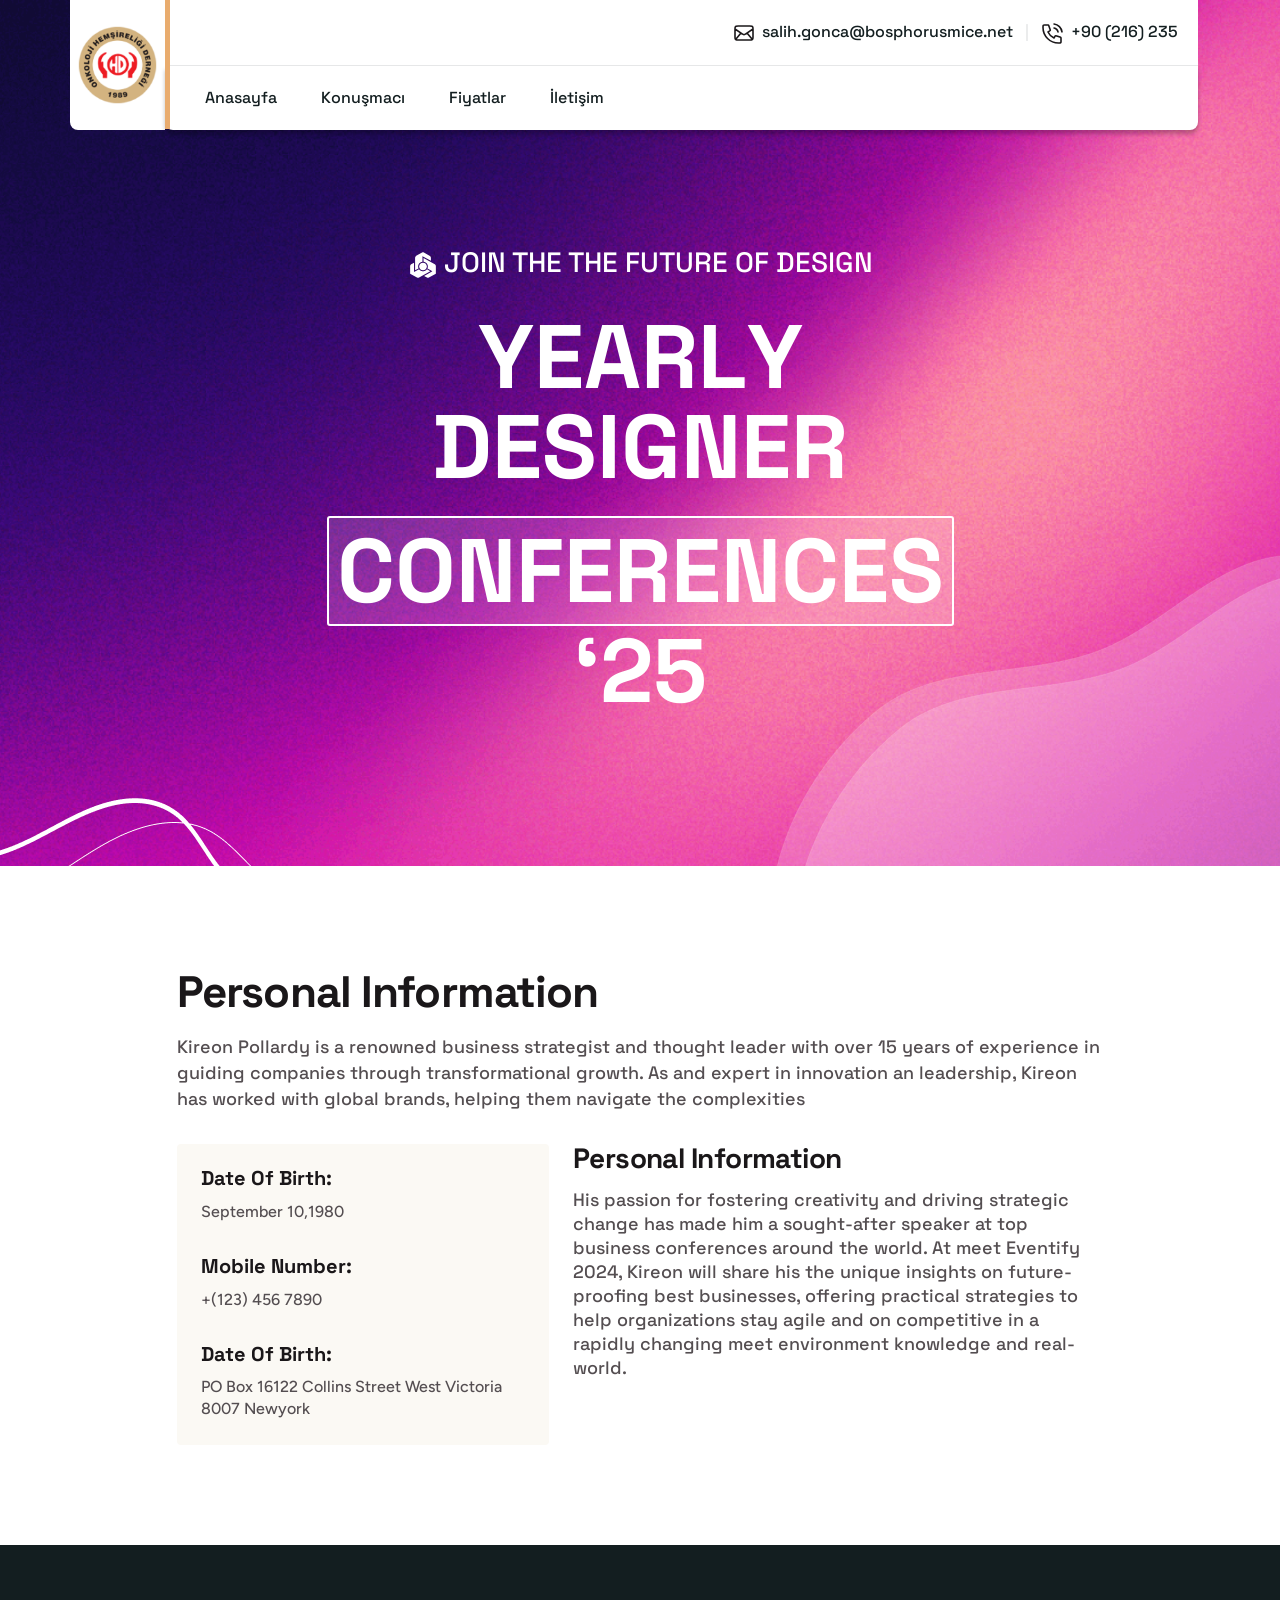
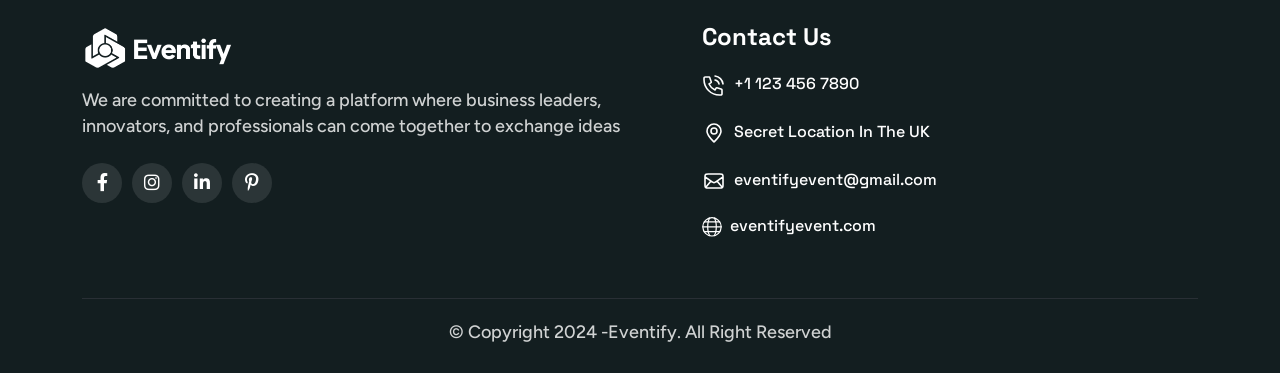
<file: index.html>
<!DOCTYPE html>
<html lang="en">
	<head>
		<meta charset="UTF-8" />
		<meta name="viewport" content="width=device-width, initial-scale=1.0" />
		<title>II. Uluslararası Onkoloji Hemşireliği Derneği Kongresi - Anasayfa</title>
		<!--=====FAB ICON=======-->
		<link rel="shortcut icon" href="assets/img/logo/fav-logo1.png" />
		<!--===== CSS LINK =======-->
		<link rel="stylesheet" href="assets/css/vendor/bootstrap.min.css" />
		<link rel="stylesheet" href="assets/css/vendor/aos.css" />
		<link rel="stylesheet" href="assets/css/vendor/fontawesome.css" />
		<link rel="stylesheet" href="assets/css/vendor/magnific-popup.css" />
		<link rel="stylesheet" href="assets/css/vendor/mobile.css" />
		<link rel="stylesheet" href="assets/css/vendor/owlcarousel.min.css" />
		<link rel="stylesheet" href="assets/css/vendor/sidebar.css" />
		<link rel="stylesheet" href="assets/css/vendor/slick-slider.css" />
		<link rel="stylesheet" href="assets/css/vendor/nice-select.css" />
		<link rel="stylesheet" href="assets/css/vendor/odometer.css" />
		<link rel="stylesheet" href="assets/css/main.css" />
		<!--=====  JS SCRIPT LINK =======-->
		<script src="assets/js/vendor/jquery-3.7.1.min.js"></script>
	</head>
	<body class="homepage3-body">
		<!-- Popup Section -->
		<div id="popup" class="popup-overlay d-none">
			<div class="popup-content">
				<span class="close-btn" id="close-popup">&times;</span>
				<div class="popup-icon">
					<img src="assets/img/logo/popup-logo.png" alt="" />
				</div>
				<div class="space32"></div>
				<div class="heading2">
					<h2>Grow your business with our agency</h2>
					<div class="space8"></div>
					<ul>
						<li><img src="assets/img/icons/check3.svg" alt="" />Elevate User Experience Expertise</li>
						<li><img src="assets/img/icons/check3.svg" alt="" /> Elevate Your UI/UX Skills Designer</li>
						<li><img src="assets/img/icons/check3.svg" alt="" />Join Leading UI/UX Event the Year</li>
					</ul>
				</div>
				<div class="space50"></div>
				<a class="vl-btn2" href="contact.html"
					><span class="demo">Buy Ticket Now</span><span class="arrow"><i class="fa-solid fa-arrow-right"></i></span>
				</a>
				<p class="no-thanks">No thanks</p>
			</div>
		</div>
		<!--===== PRELOADER STARTS =======-->
		<div class="preloader">
			<div class="loading-container">
				<div class="loading"></div>
				<div id="loading-icon"><img src="assets/img/logo/preloader.png" alt="" /></div>
			</div>
		</div>
		<!--===== PRELOADER ENDS =======-->
		<!--===== PAGE PROGRESS START=======-->
		<div class="paginacontainer">
			<div class="progress-wrap">
				<svg class="progress-circle svg-content" width="100%" height="100%" viewBox="-1 -1 102 102">
					<path d="M50,1 a49,49 0 0,1 0,98 a49,49 0 0,1 0,-98" />
				</svg>
			</div>
		</div>
		<!--===== PAGE PROGRESS END=======-->
		<!--=====HEADER START=======-->
		<header>
			<div class="header-area homepage3 header header-sticky d-none d-lg-block" id="header">
				<div class="container">
					<div class="row">
						<div class="col-lg-1" style="padding:0px;">
							<div class="sol-logo" style="background-color: #ffffff; display: flex; align-items: center; height: 100%; border-radius: 0px 0px 0px 8px;">
								<div class="site-logo" style="padding-right: 5px; padding-left: 5px;">
									<a href="index.html"><img src="doc/ohd-logo.png" alt=""></a>
								</div>
							</div>
						</div>
						<div class="col-lg-11" style="padding-left:0px;">
							<div class="menu-top-area">
								<div class="top-menu-area">
									<div class="btn-area">
										<ul>
											
										</ul>
									</div>
									<ul>
										<li>
											<a href="mailto:salih.gonca@bosphorusmice.net"><img src="assets/img/icons/mail1.svg" alt="">salih.gonca@bosphorusmice.net <span> | </span></a>
										</li>
										<li>
											<a href="tel:+902162350686"><img src="assets/img/icons/phn1.svg" alt="">+90 (216) 235
										</a>
										</li>
									</ul>
								</div>
							</div>
							<div class="header-elements">
								<div class="main-menu">
									<ul>
										<li><a href="index.html">Anasayfa</a></li>
					        			<li><a href="sayfa1.html">Konuşmacı</a></li>
					        			<li><a href="sayfa2.html">Fiyatlar</a></li>
					        			<li><a href="iletisim.html">İletişim</a></li>
									</ul>
								</div>
								<div class="body-overlay"></div>
							</div>
						</div>
					</div>
				</div>
			</div>
		</header>
		<!--=====HEADER END =======-->

		<!--===== MOBILE HEADER STARTS =======-->
		<div class="mobile-header mobile-haeder3 d-block d-lg-none">
			<div class="container-fluid">
				<div class="col-12">
					<div class="mobile-header-elements">
						<div class="mobile-logo">
							<a href="index.html"><img src="doc/ohd-logo.png" alt="" /></a>
						</div>
						<div class="mobile-nav-icon dots-menu">
							<i class="fa-solid fa-bars-staggered"></i>
						</div>
					</div>
				</div>
			</div>
		</div>

		<div class="mobile-sidebar mobile-sidebar3">
			<div class="logosicon-area">
				<div class="logos">
					<img src="doc/ohd-logo.png" alt="" style="max-width: 80px;">
				</div>
				<div class="menu-close">
					<i class="fa-solid fa-xmark"></i>
				</div>
			</div>
			<div class="mobile-nav mobile-nav1">
				<ul class="mobile-nav-list nav-list1">
					<li><a href="index.html">Anasayfa</a></li>
					<li><a href="sayfa1.html">Konuşmacı</a></li>
					<li><a href="sayfa2.html">Fiyatlar</a></li>
					<li><a href="iletisim.html">İletişim</a></li>
				</ul>
			</div>
		</div>
		<!--===== MOBILE HEADER STARTS =======-->

		<!--===== HERO AREA STARTS =======-->
		<div class="hero3-section-area">
			<img src="assets/img/elements/elements18.png" alt="" class="elements18" />
			<img src="assets/img/elements/elements9.png" alt="" class="elements9" />
			<div class="container">
				<div class="row">
					<div class="col-lg-8 m-auto">
						<div class="hero3-header text-center">
							<h5><img src="assets/img/icons/sub-logo1.svg" alt="" />Join the the Future of Design</h5>
							<div class="space32"></div>
							<h1 class="text-anime-style-3">Yearly designer</h1>
							<div class="space24"></div>
							<h1 class="text-anime-style-3"><span class="conferences">Conferences</span> ‘<span>25</span></h1>
							<div class="space40"></div>
						</div>
					</div>
				</div>
			</div>
		</div>
		<!--===== HERO AREA ENDS =======-->
		<!--===== ABOUT AREA STARTS =======-->
		<div class="team-details-section-area sp1">
			<div class="container">
				<div class="row">
					<div class="col-lg-10 m-auto">
						<div class="speakers-details-box">
							<div class="row align-items-center">
								<div class="col-lg-12">
									<div class="speakesr-details-content heading2" style="padding: 0px;">
										<h2>Personal Information</h2>
										<div class="space16"></div>
										<p>Kireon Pollardy is a renowned business strategist and thought leader with over 15 years of experience in guiding companies through transformational growth. As and expert in innovation an leadership, Kireon has worked with global brands, helping them navigate the complexities</p>
										<div class="space32"></div>
										<div class="row">
											<div class="col-lg-5">
												<div class="details-content">
													<h4>Date Of Birth:</h4>
													<div class="space12"></div>
													<a href="#">September 10,1980</a>
													<div class="space32"></div>
													<h4>Mobile Number:</h4>
													<div class="space12"></div>
													<a href="tel:+(123)4567890">+(123) 456 7890</a>
													<div class="space32"></div>
													<h4>Date Of Birth:</h4>
													<div class="space12"></div>
													<a href="#">PO Box 16122 Collins Street West Victoria 8007 Newyork</a>
												</div>
											</div>
											<div class="col-lg-7">
												<div class="heading2">
													<h3>Personal Information</h3>
													<div class="space16"></div>
													<p>His passion for fostering creativity and driving strategic change has made him a sought-after speaker at top business conferences around the world. At meet Eventify 2024, Kireon will share his the unique insights on future-proofing best businesses, offering practical strategies to help organizations stay agile and on competitive in a rapidly changing meet environment knowledge and real-world.</p>
												</div>
											</div>
										</div>
									</div>
								</div>
							</div>
						</div>
					</div>
				</div>
			</div>
		</div>
		<!--===== ABOUT AREA ENDS =======-->
		<!--===== FOOTER AREA STARTS =======-->
		<div class="footer3-sertion-area">
			<div class="container">
				<div class="row">
					<div class="col-lg-6 col-md-6">
						<div class="footer-logo-area">
							<img src="assets/img/logo/logo1.png" alt="" />
							<div class="space16"></div>
							<p>We are committed to creating a platform where business leaders, innovators, and professionals can come together to exchange ideas</p>
							<div class="space24"></div>
							<ul>
								<li>
									<a href="#"><i class="fa-brands fa-facebook-f"></i></a>
								</li>
								<li>
									<a href="#"><i class="fa-brands fa-instagram"></i></a>
								</li>
								<li>
									<a href="#"><i class="fa-brands fa-linkedin-in"></i></a>
								</li>
								<li>
									<a href="#" class="m-0"><i class="fa-brands fa-pinterest-p"></i></a>
								</li>
							</ul>
						</div>
					</div>
					<div class="col-lg-6 col-md-6">
						<div class="link-content2">
							<h3>Contact Us</h3>
							<ul>
								<li>
									<a href="tel:+11234567890"><img src="assets/img/icons/phn1.svg" alt="" />+1 123 456 7890</a>
								</li>
								<li>
									<a href="#"><img src="assets/img/icons/location1.svg" alt="" />Secret Location In The UK</a>
								</li>
								<li>
									<a href="mailto:eventifyevent@gmail.com"><img src="assets/img/icons/mail1.svg" alt="" />eventifyevent@gmail.com</a>
								</li>
								<li>
									<a href="#"> <img src="assets/img/icons/world1.svg" alt="" />eventifyevent.com</a>
								</li>
							</ul>
						</div>
					</div>
				</div>
				<div class="space60"></div>
				<div class="row">
					<div class="col-lg-12">
						<div class="copyright">
							<p>&copy; Copyright 2024 -Eventify. All Right Reserved</p>
						</div>
					</div>
				</div>
			</div>
		</div>
		<!--===== FOOTER AREA ENDS =======-->

		<!--===== JS SCRIPT LINK =======-->
		<script src="assets/js/vendor/bootstrap.min.js"></script>
		<script src="assets/js/vendor/fontawesome.js"></script>
		<script src="assets/js/vendor/aos.js"></script>
		<script src="assets/js/vendor/jquery.appear.js"></script>
		<script src="assets/js/vendor/jquery.odometer.min.js"></script>
		<script src="assets/js/vendor/sidebar.js"></script>
		<script src="assets/js/vendor/magnific-popup.js"></script>
		<script src="assets/js/vendor/gsap.min.js"></script>
		<script src="assets/js/vendor/ScrollTrigger.min.js"></script>
		<script src="assets/js/vendor/Splitetext.js"></script>
		<script src="assets/js/vendor/mobilemenu.js"></script>
		<script src="assets/js/vendor/owlcarousel.min.js"></script>
		<script src="assets/js/vendor/nice-select.js"></script>
		<script src="assets/js/vendor/waypoints.js"></script>
		<script src="assets/js/vendor/slick-slider.js"></script>
		<script src="assets/js/vendor/circle-progress.js"></script>
		<script src="assets/js/main.js"></script>
	</body>
</html>
</file>
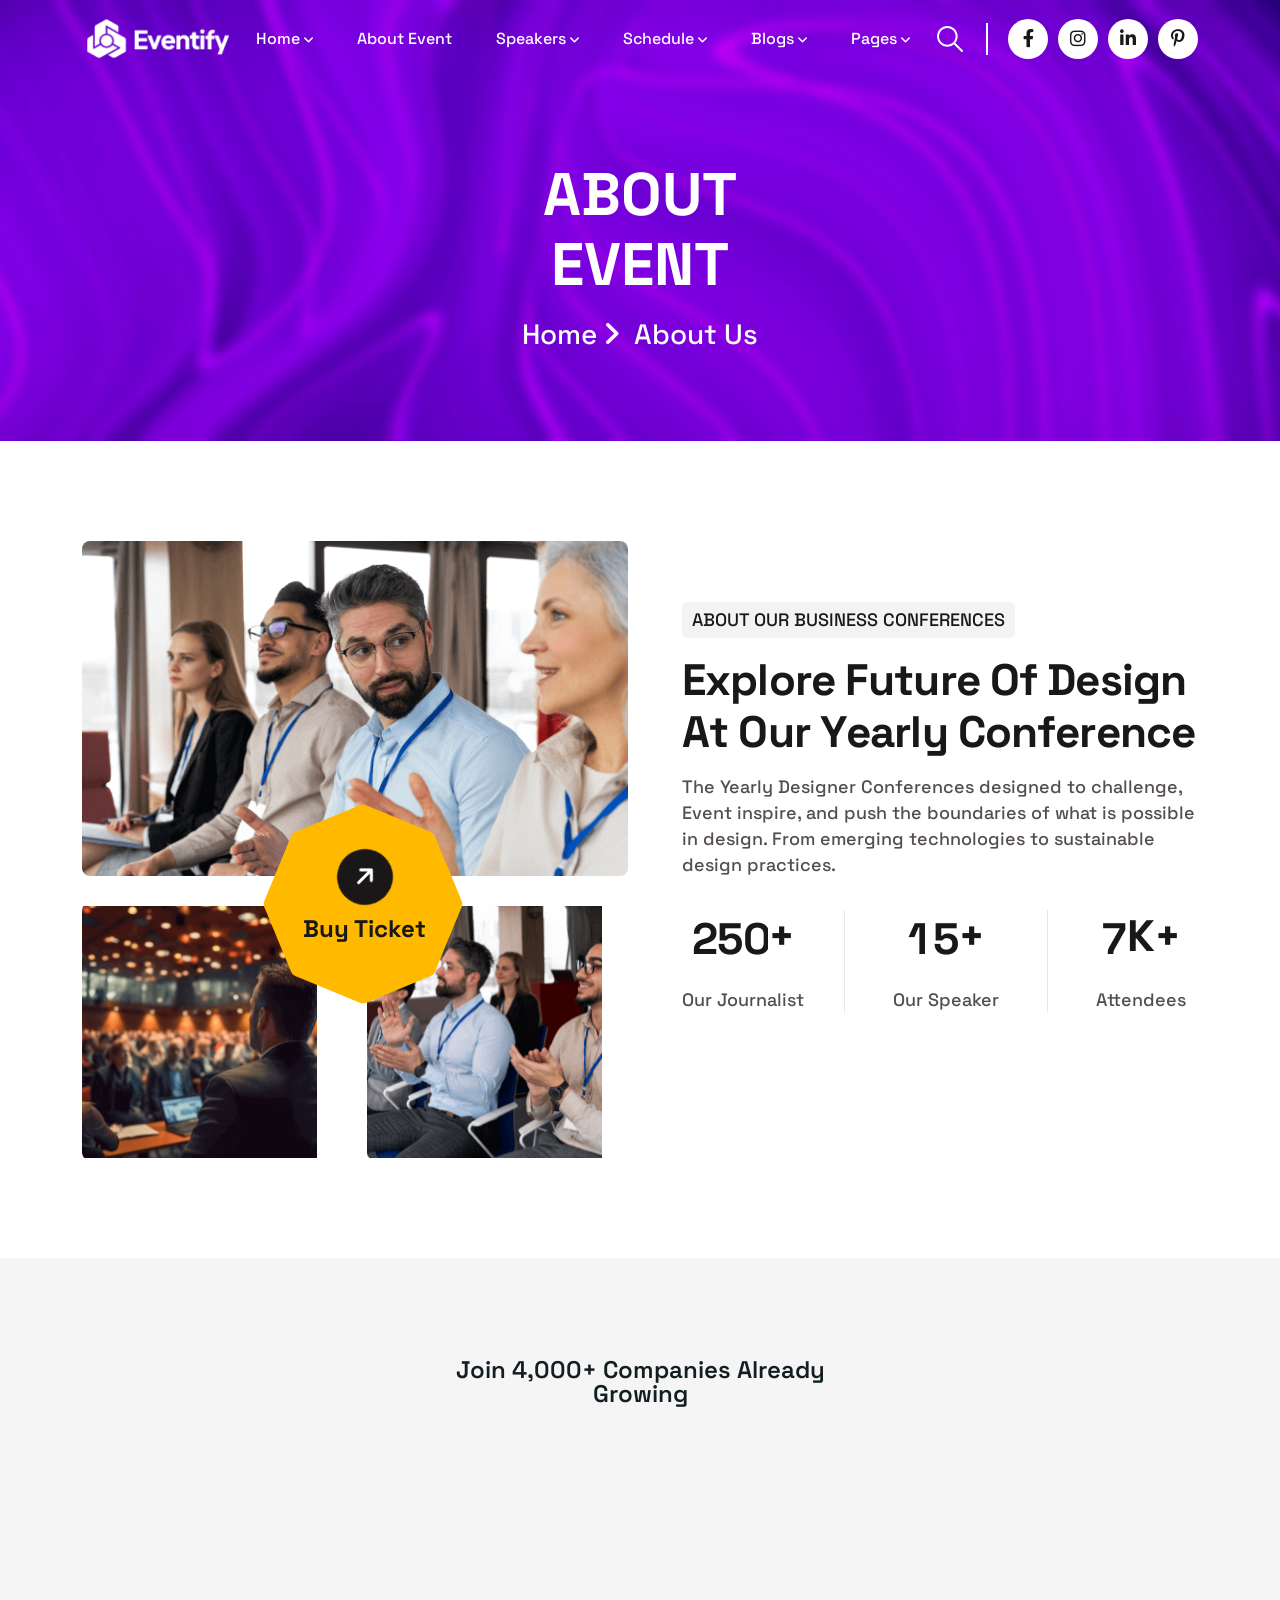
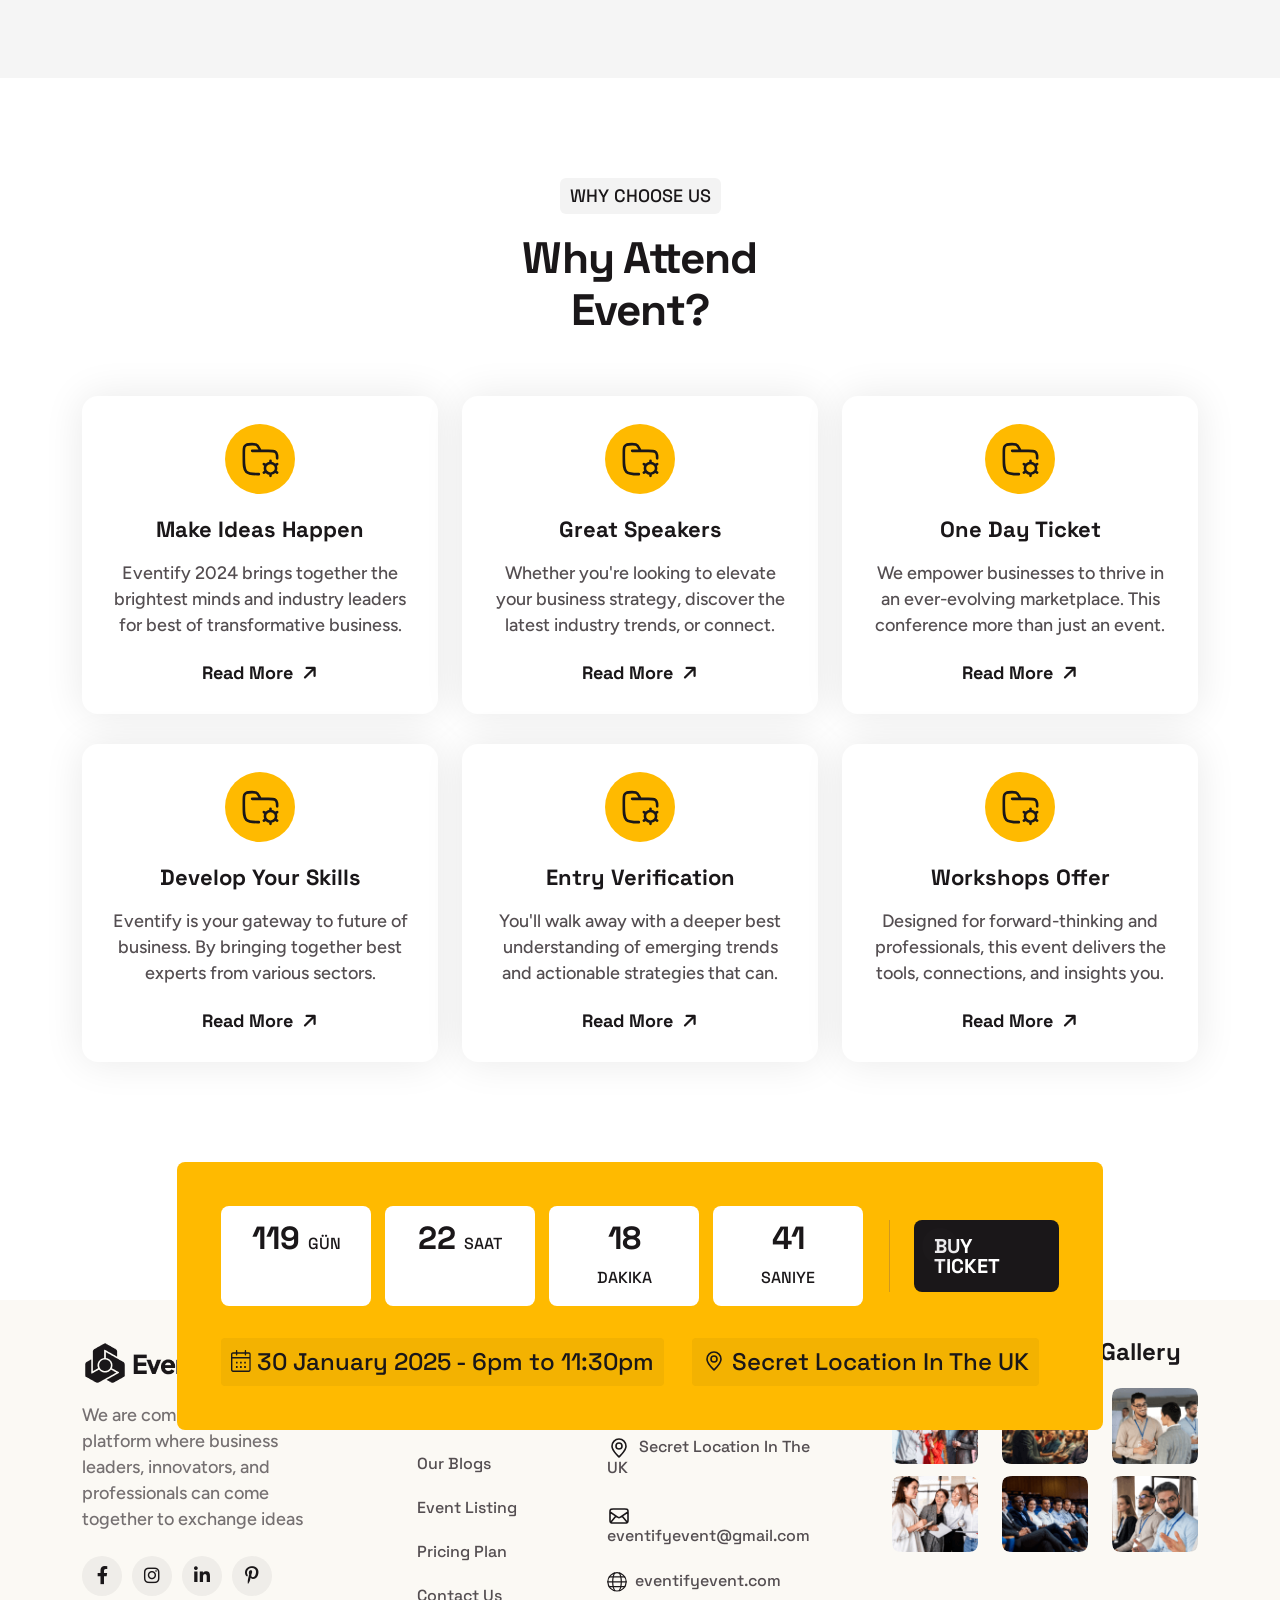
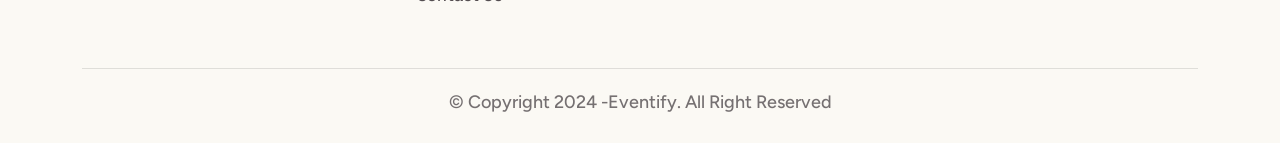
<file: about.html>
<!DOCTYPE html>
<html lang="en">
	<head>
		<meta charset="UTF-8" />
		<meta name="viewport" content="width=device-width, initial-scale=1.0" />
		<title>Eventify- Event And Conference Theme</title>

		<!--=====FAB ICON=======-->
		<link rel="shortcut icon" href="assets/img/logo/fav-logo1.png" />

		<!--===== CSS LINK =======-->
		<link rel="stylesheet" href="assets/css/vendor/bootstrap.min.css" />
		<link rel="stylesheet" href="assets/css/vendor/aos.css" />
		<link rel="stylesheet" href="assets/css/vendor/fontawesome.css" />
		<link rel="stylesheet" href="assets/css/vendor/magnific-popup.css" />
		<link rel="stylesheet" href="assets/css/vendor/mobile.css" />
		<link rel="stylesheet" href="assets/css/vendor/owlcarousel.min.css" />
		<link rel="stylesheet" href="assets/css/vendor/sidebar.css" />
		<link rel="stylesheet" href="assets/css/vendor/slick-slider.css" />
		<link rel="stylesheet" href="assets/css/vendor/nice-select.css" />
		<link rel="stylesheet" href="assets/css/vendor/odometer.css" />
		<link rel="stylesheet" href="assets/css/main.css" />

		<!--=====  JS SCRIPT LINK =======-->
		<script src="assets/js/vendor/jquery-3.7.1.min.js"></script>
	</head>
	<body class="homepage1-body">
		<!-- Popup Section -->
		<div id="popup" class="popup-overlay d-none">
			<div class="popup-content">
				<span class="close-btn" id="close-popup">&times;</span>
				<div class="popup-icon">
					<img src="assets/img/logo/popup-logo.png" alt="" />
				</div>
				<div class="space32"></div>
				<div class="heading2">
					<h2>Grow your business with our agency</h2>
					<div class="space8"></div>
					<ul>
						<li><img src="assets/img/icons/check3.svg" alt="" />Elevate User Experience Expertise</li>
						<li><img src="assets/img/icons/check3.svg" alt="" /> Elevate Your UI/UX Skills Designer</li>
						<li><img src="assets/img/icons/check3.svg" alt="" />Join Leading UI/UX Event the Year</li>
					</ul>
				</div>
				<div class="space50"></div>
				<a class="vl-btn2" href="contact.html"
					><span class="demo">Buy Ticket Now</span><span class="arrow"><i class="fa-solid fa-arrow-right"></i></span>
				</a>
				<p class="no-thanks">No thanks</p>
			</div>
		</div>
		<!--===== PRELOADER STARTS =======-->
		<div class="preloader">
			<div class="loading-container">
				<div class="loading"></div>
				<div id="loading-icon"><img src="assets/img/logo/preloader.png" alt="" /></div>
			</div>
		</div>
		<!--===== PRELOADER ENDS =======-->

		<!--===== PAGE PROGRESS START=======-->
		<div class="paginacontainer">
			<div class="progress-wrap">
				<svg class="progress-circle svg-content" width="100%" height="100%" viewBox="-1 -1 102 102">
					<path d="M50,1 a49,49 0 0,1 0,98 a49,49 0 0,1 0,-98" />
				</svg>
			</div>
		</div>
		<!--===== PAGE PROGRESS END=======-->

		<!--=====HEADER START=======-->
		<header>
			<div class="header-area homepage1 header header-sticky d-none d-lg-block" id="header">
				<div class="container">
					<div class="row">
						<div class="col-lg-12">
							<div class="header-elements">
								<div class="site-logo">
									<a href="index.html"><img src="assets/img/logo/logo1.png" alt="" /></a>
								</div>
								<div class="main-menu">
									<ul>
										<li>
											<a href="#">Home <i class="fa-solid fa-angle-down"></i></a>
											<div class="tp-submenu">
												<div class="row">
													<div class="col-lg-12">
														<div class="all-images-menu">
															<div class="homemenu-thumb">
																<div class="img1">
																	<img src="assets/img/all-images/demo/demo-img1.png" alt="" />
																</div>
																<div class="homemenu-btn">
																	<a class="vl-btn1" href="index.html">View Demo </a>
																</div>
																<div class="homemenu-text">
																	<a href="index.html">Eventify-Homepage 01</a>
																</div>
															</div>

															<div class="homemenu-thumb">
																<div class="img1">
																	<img src="assets/img/all-images/demo/demo-img2.png" alt="" />
																</div>
																<div class="homemenu-btn">
																	<a class="vl-btn1" href="index2.html">View Demo </a>
																</div>
																<div class="homemenu-text">
																	<a href="index2.html">Eventify-Homepage 02</a>
																</div>
															</div>

															<div class="homemenu-thumb">
																<div class="img1">
																	<img src="assets/img/all-images/demo/demo-img3.png" alt="" />
																</div>
																<div class="homemenu-btn">
																	<a class="vl-btn1" href="index3.html">View Demo </a>
																</div>
																<div class="homemenu-text">
																	<a href="index3.html">Eventify-Homepage 03</a>
																</div>
															</div>

															<div class="homemenu-thumb">
																<div class="img1">
																	<img src="assets/img/all-images/demo/demo-img4.png" alt="" />
																</div>
																<div class="homemenu-btn">
																	<a class="vl-btn1" href="index4.html">View Demo </a>
																</div>
																<div class="homemenu-text">
																	<a href="index4.html">Eventify-Homepage 04</a>
																</div>
															</div>

															<div class="homemenu-thumb" style="margin: 0">
																<div class="img1">
																	<img src="assets/img/all-images/demo/demo-img5.png" alt="" />
																</div>
																<div class="homemenu-btn">
																	<a class="vl-btn1" href="index5.html">View Demo </a>
																</div>
																<div class="homemenu-text">
																	<a href="index5.html">Eventify-Homepage 05</a>
																</div>
															</div>
														</div>

														<div class="all-images-menu">
															<div class="homemenu-thumb">
																<div class="img1">
																	<img src="assets/img/all-images/demo/demo-img6.png" alt="" />
																</div>
																<div class="homemenu-btn">
																	<a class="vl-btn1" href="index6.html">View Demo </a>
																</div>
																<div class="homemenu-text">
																	<a href="index6.html">Eventify-Homepage 06</a>
																</div>
															</div>

															<div class="homemenu-thumb">
																<div class="img1">
																	<img src="assets/img/all-images/demo/demo-img7.png" alt="" />
																</div>
																<div class="homemenu-btn">
																	<a class="vl-btn1" href="index7.html">View Demo </a>
																</div>
																<div class="homemenu-text">
																	<a href="index7.html">Eventify-Homepage 07</a>
																</div>
															</div>

															<div class="homemenu-thumb">
																<div class="img1">
																	<img src="assets/img/all-images/demo/demo-img8.png" alt="" />
																</div>
																<div class="homemenu-btn">
																	<a class="vl-btn1" href="index8.html">View Demo </a>
																</div>
																<div class="homemenu-text">
																	<a href="index8.html">Eventify-Homepage 08</a>
																</div>
															</div>

															<div class="homemenu-thumb">
																<div class="img1">
																	<img src="assets/img/all-images/demo/demo-img9.png" alt="" />
																</div>
																<div class="homemenu-btn">
																	<a class="vl-btn1" href="index9.html">View Demo </a>
																</div>
																<div class="homemenu-text">
																	<a href="index9.html">Eventify-Homepage 09</a>
																</div>
															</div>

															<div class="homemenu-thumb" style="margin: 0">
																<div class="img1">
																	<img src="assets/img/all-images/demo/demo-img10.png" alt="" />
																</div>
																<div class="homemenu-btn">
																	<a class="vl-btn1" href="index10.html">View Demo </a>
																</div>
																<div class="homemenu-text">
																	<a href="index10.html">Eventify-Homepage 10</a>
																</div>
															</div>
														</div>
													</div>
												</div>
											</div>
										</li>
										<li><a href="about.html">About Event</a></li>
										<li>
											<a href="#">Speakers <i class="fa-solid fa-angle-down"></i></a>
											<ul class="dropdown-padding">
												<li><a href="speakers.html">Speakers</a></li>
												<li><a href="speakers-single.html">Speakers Details</a></li>
											</ul>
										</li>

										<li>
											<a href="#">Schedule <i class="fa-solid fa-angle-down"></i></a>
											<ul class="dropdown-padding">
												<li><a href="event.html">Our Event</a></li>
												<li><a href="event-schedule.html">Event Schedule</a></li>
												<li><a href="event-single.html">Event Details</a></li>
											</ul>
										</li>
										<li>
											<a href="#">Blogs <i class="fa-solid fa-angle-down"></i></a>
											<ul class="dropdown-padding">
												<li><a href="blog.html">Our Blog</a></li>
												<li><a href="blog-single.html">Blog Details</a></li>
											</ul>
										</li>
										<li>
											<a href="#">Pages <i class="fa-solid fa-angle-down"></i></a>
											<ul class="dropdown-padding">
												<li><a href="memories.html">Our Memories</a></li>
												<li><a href="pricing-plan.html">Pricing Plan</a></li>
												<li><a href="faq.html">FAQ,s</a></li>
												<li><a href="contact.html">Contact Us</a></li>
											</ul>
										</li>
									</ul>
								</div>
								<div class="btn-area">
									<div class="search-icon header__search header-search-btn">
										<a href="#"><img src="assets/img/icons/search1.svg" alt="" /></a>
									</div>
									<ul>
										<li>
											<a href="#"><i class="fa-brands fa-facebook-f"></i></a>
										</li>
										<li>
											<a href="#"><i class="fa-brands fa-instagram"></i></a>
										</li>
										<li>
											<a href="#"><i class="fa-brands fa-linkedin-in"></i></a>
										</li>
										<li>
											<a href="#" class="m-0"><i class="fa-brands fa-pinterest-p"></i></a>
										</li>
									</ul>
								</div>

								<div class="header-search-form-wrapper">
									<div class="tx-search-close tx-close"><i class="fa-solid fa-xmark"></i></div>
									<div class="header-search-container">
										<form role="search" class="search-form">
											<input type="search" class="search-field" placeholder="Search …" value="" name="s" />
											<button type="submit" class="search-submit"><img src="assets/img/icons/search1.svg" alt="" /></button>
										</form>
									</div>
								</div>
								<div class="body-overlay"></div>
							</div>
						</div>
					</div>
				</div>
			</div>
		</header>
		<!--=====HEADER END =======-->

		<!--===== MOBILE HEADER STARTS =======-->
		<div class="mobile-header mobile-haeder1 d-block d-lg-none">
			<div class="container-fluid">
				<div class="col-12">
					<div class="mobile-header-elements">
						<div class="mobile-logo">
							<a href="index.html"><img src="assets/img/logo/logo1.png" alt="" /></a>
						</div>
						<div class="mobile-nav-icon dots-menu">
							<i class="fa-solid fa-bars-staggered"></i>
						</div>
					</div>
				</div>
			</div>
		</div>

		<div class="mobile-sidebar mobile-sidebar1">
			<div class="logosicon-area">
				<div class="logos">
					<img src="assets/img/logo/logo2.png" alt="" />
				</div>
				<div class="menu-close">
					<i class="fa-solid fa-xmark"></i>
				</div>
			</div>
			<div class="mobile-nav mobile-nav1">
				<ul class="mobile-nav-list nav-list1">
					<li>
						<a href="#">Home </a>
						<ul class="sub-menu">
							<li><a href="index.html">Home One</a></li>
							<li><a href="index2.html">Home Two</a></li>
							<li><a href="index3.html">Home Three</a></li>
							<li><a href="index4.html">Home Four</a></li>
							<li><a href="index5.html">Home Five</a></li>
							<li><a href="index6.html">Home Six</a></li>
							<li><a href="index7.html">Home Seven</a></li>
							<li><a href="index8.html">Home Eight</a></li>
							<li><a href="index9.html">Home Nine</a></li>
							<li><a href="index10.html">Home Ten</a></li>
						</ul>
					</li>
					<li><a href="about.html">About Event</a></li>
					<li>
						<a href="features.html">Speakers</a>
						<ul class="sub-menu">
							<li><a href="speakers.html">Speakers</a></li>
							<li><a href="speakers-single.html">Speakers Details</a></li>
						</ul>
					</li>
					<li>
						<a href="features.html">Schedule</a>
						<ul class="sub-menu">
							<li><a href="event.html">Our Event</a></li>
							<li><a href="event-schedule.html">Event Schedule</a></li>
							<li><a href="event-single.html">Event Details</a></li>
						</ul>
					</li>
					<li>
						<a href="#">Blogs</a>
						<ul class="sub-menu">
							<li><a href="blog.html">Our Blog</a></li>
							<li><a href="blog-single.html">Blog Details</a></li>
						</ul>
					</li>
					<li>
						<a href="#">Pages</a>
						<ul class="sub-menu">
							<li><a href="memories.html">Our Memories</a></li>
							<li><a href="pricing-plan.html">Pricing Plan</a></li>
							<li><a href="faq.html">FAQ,s</a></li>
							<li><a href="contact.html">Contact Us</a></li>
						</ul>
					</li>
					<li><a href="contact.html">Contact Us</a></li>
				</ul>
				<div class="allmobilesection">
					<a href="contact.html" class="vl-btn1">Contact Now</a>
					<div class="single-footer">
						<h3>Contact Info</h3>
						<div class="footer1-contact-info">
							<div class="contact-info-single">
								<div class="contact-info-icon">
									<span><i class="fa-solid fa-phone-volume"></i></span>
								</div>
								<div class="contact-info-text">
									<a href="tel:+3(924)4596512">+3(924)4596512</a>
								</div>
							</div>
							<div class="contact-info-single">
								<div class="contact-info-icon">
									<span><i class="fa-solid fa-envelope"></i></span>
								</div>
								<div class="contact-info-text">
									<a href="mailto:info@example.com">info@example.com</a>
								</div>
							</div>
							<div class="single-footer">
								<h3>Our Location</h3>
								<div class="contact-info-single">
									<div class="contact-info-icon">
										<span><i class="fa-solid fa-location-dot"></i></span>
									</div>
									<div class="contact-info-text">
										<a href="mailto:info@example.com"
											>55 East Birchwood Ave.Brooklyn, <br />
											New York 11201,United States</a
										>
									</div>
								</div>
							</div>
							<div class="single-footer">
								<h3>Social Links</h3>
								<div class="social-links-mobile-menu">
									<ul>
										<li>
											<a href="#"><i class="fa-brands fa-facebook-f"></i></a>
										</li>
										<li>
											<a href="#"><i class="fa-brands fa-instagram"></i></a>
										</li>
										<li>
											<a href="#"><i class="fa-brands fa-linkedin-in"></i></a>
										</li>
										<li>
											<a href="#"><i class="fa-brands fa-youtube"></i></a>
										</li>
									</ul>
								</div>
							</div>
						</div>
					</div>
				</div>
			</div>
		</div>
		<!--===== MOBILE HEADER STARTS =======-->

		<!--===== HERO AREA STARTS =======-->
		<div class="inner-page-header" style="background-image: url(assets/img/bg/header-bg5.png)">
			<div class="container">
				<div class="row">
					<div class="col-lg-4 m-auto">
						<div class="heading1 text-center">
							<h1>About Event</h1>
							<div class="space20"></div>
							<a href="index.html">Home <i class="fa-solid fa-angle-right"></i> <span>About Us</span></a>
						</div>
					</div>
				</div>
			</div>
		</div>
		<!--===== HERO AREA ENDS =======-->

		<!--===== ABOUT AREA STARTS =======-->
		<div class="about1-section-area sp1">
			<div class="container">
				<div class="row align-items-center">
					<div class="col-lg-6">
						<div class="about-imges">
							<div class="img1 reveal image-anime">
								<img src="assets/img/all-images/about/about-img1.png" alt="" />
							</div>
							<div class="row">
								<div class="col-lg-6 col-md-6">
									<div class="space30"></div>
									<div class="img1 reveal image-anime">
										<img src="assets/img/all-images/about/about-img2.png" alt="" />
									</div>
								</div>
								<div class="col-lg-6 col-md-6">
									<div class="space30"></div>
									<div class="img1 reveal image-anime">
										<img src="assets/img/all-images/about/about-img3.png" alt="" />
									</div>
								</div>
							</div>
							<div class="about-btnarea">
								<svg xmlns="http://www.w3.org/2000/svg" width="200" height="200" viewBox="0 0 200 200" fill="none" class="keyframe5">
									<path
										d="M93.8771 2.53621C96.8982 1.28483 98.4087 0.659138 100 0.659138C101.591 0.659138 103.102 1.28483 106.123 2.5362L164.588 26.7531C167.609 28.0045 169.119 28.6302 170.245 29.7554C171.37 30.8806 171.995 32.3912 173.247 35.4123L197.464 93.8771C198.715 96.8982 199.341 98.4087 199.341 100C199.341 101.591 198.715 103.102 197.464 106.123L173.247 164.588C171.995 167.609 171.37 169.119 170.245 170.245C169.119 171.37 167.609 171.995 164.588 173.247L106.123 197.464C103.102 198.715 101.591 199.341 100 199.341C98.4087 199.341 96.8982 198.715 93.8771 197.464L35.4123 173.247C32.3912 171.995 30.8806 171.37 29.7554 170.245C28.6302 169.119 28.0045 167.609 26.7531 164.588L2.53621 106.123C1.28483 103.102 0.659138 101.591 0.659138 100C0.659138 98.4087 1.28483 96.8982 2.5362 93.8771L26.7531 35.4123C28.0045 32.3912 28.6302 30.8806 29.7554 29.7554C30.8806 28.6302 32.3912 28.0045 35.4123 26.7531L93.8771 2.53621Z"
										fill="#FFBA00"
									/>
								</svg>
								<a href="pricing-plan.html">
									<span><i class="fa-solid fa-arrow-right"></i></span>
									<br />
									<div class="space12"></div>
									Buy Ticket
								</a>
							</div>
						</div>
					</div>
					<div class="col-lg-6">
						<div class="about-header-area heading2">
							<h5 data-aos="fade-left" data-aos-duration="800">about our Business conferences</h5>
							<div class="space16"></div>
							<h2 class="text-anime-style-3">Explore Future Of Design At Our Yearly Conference</h2>
							<div class="space16"></div>
							<p data-aos="fade-left" data-aos-duration="900">The Yearly Designer Conferences designed to challenge, Event inspire, and push the boundaries of what is possible in design. From emerging technologies to sustainable design practices.</p>
							<div class="space32"></div>
							<div class="about-counter-area">
								<div class="counter-box">
									<h2><span class="odometer" data-count="250"></span>+</h2>
									<div class="space18"></div>
									<p>Our Journalist</p>
								</div>

								<div class="counter-box box2">
									<h2><span class="odometer" data-count="15"></span>+</h2>
									<div class="space18"></div>
									<p>Our Speaker</p>
								</div>

								<div class="counter-box box3" style="border: none">
									<h2><span class="odometer" data-count="7"></span>K+</h2>
									<div class="space18"></div>
									<p>Attendees</p>
								</div>
							</div>
							<div class="space32"></div>
							<div class="btn-area1" data-aos="fade-left" data-aos-duration="1200">
								<a href="contact.html" class="vl-btn1">Become an Attendee</a>
							</div>
						</div>
					</div>
				</div>
			</div>
		</div>
		<!--===== ABOUT AREA ENDS =======-->

		<!--===== OTHERS AREA STARTS =======-->
		<div class="brands3-section-area sp2">
			<div class="container">
				<div class="row">
					<div class="col-lg-5 m-auto">
						<div class="brand-header heading4 space-margin60 text-center">
							<h3>Join 4,000+ companies already growing</h3>
						</div>
					</div>
				</div>
				<div class="row">
					<div class="col-lg-12" data-aos="zoom-in" data-aos-duration="800">
						<div class="brand-slider-area owl-carousel">
							<div class="brand-box">
								<img src="assets/img/elements/brand-img1.png" alt="" />
							</div>
							<div class="brand-box">
								<img src="assets/img/elements/brand-img2.png" alt="" />
							</div>
							<div class="brand-box">
								<img src="assets/img/elements/brand-img3.png" alt="" />
							</div>
							<div class="brand-box">
								<img src="assets/img/elements/brand-img4.png" alt="" />
							</div>
							<div class="brand-box">
								<img src="assets/img/elements/brand-img5.png" alt="" />
							</div>
							<div class="brand-box">
								<img src="assets/img/elements/brand-img6.png" alt="" />
							</div>
							<div class="brand-box">
								<img src="assets/img/elements/brand-img7.png" alt="" />
							</div>
							<div class="brand-box">
								<img src="assets/img/elements/brand-img8.png" alt="" />
							</div>
						</div>
					</div>
				</div>
			</div>
		</div>
		<!--===== OTHERS AREA ENDS =======-->

		<!--===== OTHERS AREA STARTS =======-->
		<div class="choose-section-area sp2">
			<div class="container">
				<div class="row">
					<div class="col-lg-4 m-auto">
						<div class="heading2 text-center space-margin60">
							<h5>why choose us</h5>
							<div class="space18"></div>
							<h2>Why Attend Event?</h2>
						</div>
					</div>
				</div>
				<div class="row">
					<div class="col-lg-4 col-md-6">
						<div class="choose-widget-boxarea">
							<div class="icons">
								<img src="assets/img/icons/choose-icons1.svg" alt="" />
							</div>
							<div class="space24"></div>
							<div class="content-area">
								<a href="event-single.html">Make Ideas Happen</a>
								<div class="space16"></div>
								<p>Eventify 2024 brings together the brightest minds and industry leaders for best of transformative business.</p>
								<div class="space24"></div>
								<a href="event-single.html" class="readmore">Read More <i class="fa-solid fa-arrow-right"></i></a>
							</div>
						</div>
					</div>

					<div class="col-lg-4 col-md-6">
						<div class="choose-widget-boxarea">
							<div class="icons">
								<img src="assets/img/icons/choose-icons1.svg" alt="" />
							</div>
							<div class="space24"></div>
							<div class="content-area">
								<a href="event-single.html">Great Speakers</a>
								<div class="space16"></div>
								<p>Whether you're looking to elevate your business strategy, discover the latest industry trends, or connect.</p>
								<div class="space24"></div>
								<a href="event-single.html" class="readmore">Read More <i class="fa-solid fa-arrow-right"></i></a>
							</div>
						</div>
					</div>

					<div class="col-lg-4 col-md-6">
						<div class="choose-widget-boxarea">
							<div class="icons">
								<img src="assets/img/icons/choose-icons1.svg" alt="" />
							</div>
							<div class="space24"></div>
							<div class="content-area">
								<a href="event-single.html">One Day Ticket</a>
								<div class="space16"></div>
								<p>We empower businesses to thrive in an ever-evolving marketplace. This conference more than just an event.</p>
								<div class="space24"></div>
								<a href="event-single.html" class="readmore">Read More <i class="fa-solid fa-arrow-right"></i></a>
							</div>
						</div>
					</div>

					<div class="col-lg-4 col-md-6">
						<div class="choose-widget-boxarea">
							<div class="icons">
								<img src="assets/img/icons/choose-icons1.svg" alt="" />
							</div>
							<div class="space24"></div>
							<div class="content-area">
								<a href="event-single.html">Develop Your Skills</a>
								<div class="space16"></div>
								<p>Eventify is your gateway to future of business. By bringing together best experts from various sectors.</p>
								<div class="space24"></div>
								<a href="event-single.html" class="readmore">Read More <i class="fa-solid fa-arrow-right"></i></a>
							</div>
						</div>
					</div>

					<div class="col-lg-4 col-md-6">
						<div class="choose-widget-boxarea">
							<div class="icons">
								<img src="assets/img/icons/choose-icons1.svg" alt="" />
							</div>
							<div class="space24"></div>
							<div class="content-area">
								<a href="event-single.html">Entry Verification</a>
								<div class="space16"></div>
								<p>You'll walk away with a deeper best understanding of emerging trends and actionable strategies that can.</p>
								<div class="space24"></div>
								<a href="event-single.html" class="readmore">Read More <i class="fa-solid fa-arrow-right"></i></a>
							</div>
						</div>
					</div>

					<div class="col-lg-4 col-md-6">
						<div class="choose-widget-boxarea">
							<div class="icons">
								<img src="assets/img/icons/choose-icons1.svg" alt="" />
							</div>
							<div class="space24"></div>
							<div class="content-area">
								<a href="event-single.html">Workshops Offer</a>
								<div class="space16"></div>
								<p>Designed for forward-thinking and professionals, this event delivers the tools, connections, and insights you.</p>
								<div class="space24"></div>
								<a href="event-single.html" class="readmore">Read More <i class="fa-solid fa-arrow-right"></i></a>
							</div>
						</div>
					</div>
				</div>
			</div>
		</div>
		<!--===== OTHERS AREA ENDS =======-->

		<!--===== CTA AREA STARTS =======-->
		<div class="cta1-section-area d-lg-block d-block">
			<div class="container">
				<div class="row">
					<div class="col-lg-10 m-auto">
						<div class="cta1-main-boxarea">
							<div class="timer-btn-area">
								<div class="timer">
									<div class="time-box">
										<span id="days1" class="time-value">119</span>
										<br />
									</div>
									<div class="space14"></div>
									<div class="time-box">
										<span id="hours1" class="time-value">22</span>
										<br />
									</div>
									<div class="space14"></div>
									<div class="time-box">
										<span id="minutes1" class="time-value">18</span>
										<br />
									</div>
									<div class="space14"></div>
									<div class="time-box" style="margin: 0 26px 0 0">
										<span id="seconds1" class="time-value">44</span>
										<br />
									</div>
								</div>
								<div class="btn-area1">
									<a href="pricing-plan.html" class="vl-btn1">Buy Ticket</a>
								</div>
							</div>
							<ul>
								<li>
									<a href="#"><img src="assets/img/icons/calender1.svg" alt="" />30 January 2025 - 6pm to 11:30pm</a>
								</li>
								<li class="m-0">
									<a href="#"><img src="assets/img/icons/location1.svg" alt="" />Secret Location In The UK</a>
								</li>
							</ul>
						</div>
					</div>
				</div>
			</div>
		</div>
		<!--===== CTA AREA ENDS =======-->

		<!--===== CTA AREA STARTS =======-->
		<div class="cta1-section-area d-lg-none d-block">
			<div class="container">
				<div class="row">
					<div class="col-lg-10 m-auto">
						<div class="cta1-main-boxarea">
							<div class="timer-btn-area">
								<div class="timer">
									<div class="time-box">
										<span id="days" class="time-value">119</span>
										<br />
									</div>
									<div class="space14"></div>
									<div class="time-box">
										<span id="hours" class="time-value">22</span>
										<br />
									</div>
									<div class="space14"></div>
									<div class="time-box">
										<span id="minutes" class="time-value">18</span>
										<br />
									</div>
									<div class="space14"></div>
									<div class="time-box" style="margin: 0 26px 0 0">
										<span id="seconds" class="time-value">44</span>
										<br />
									</div>
								</div>
								<div class="btn-area1">
									<a href="pricing-plan.html" class="vl-btn1">Buy Ticket</a>
								</div>
							</div>
							<ul>
								<li>
									<a href="#"><img src="assets/img/icons/calender1.svg" alt="" />30 January 2025 - 6pm to 11:30pm</a>
								</li>
								<li class="m-0">
									<a href="#"><img src="assets/img/icons/location1.svg" alt="" />Secret Location In The UK</a>
								</li>
							</ul>
						</div>
					</div>
				</div>
			</div>
		</div>
		<!--===== CTA AREA ENDS =======-->

		<!--===== FOOTER AREA STARTS =======-->
		<div class="footer1-sertion-area">
			<div class="container">
				<div class="row">
					<div class="col-lg-3 col-md-6">
						<div class="footer-logo-area">
							<img src="assets/img/logo/logo2.png" alt="" />
							<div class="space16"></div>
							<p>We are committed to creating a platform where business leaders, innovators, and professionals can come together to exchange ideas</p>
							<div class="space24"></div>
							<ul>
								<li>
									<a href="#"><i class="fa-brands fa-facebook-f"></i></a>
								</li>
								<li>
									<a href="#"><i class="fa-brands fa-instagram"></i></a>
								</li>
								<li>
									<a href="#"><i class="fa-brands fa-linkedin-in"></i></a>
								</li>
								<li>
									<a href="#" class="m-0"><i class="fa-brands fa-pinterest-p"></i></a>
								</li>
							</ul>
						</div>
					</div>
					<div class="col-lg-2 col-md-6">
						<div class="link-content">
							<h3>Quick Links</h3>
							<ul>
								<li><a href="about.html">About Us</a></li>
								<li><a href="blog.html">Our Blogs</a></li>
								<li><a href="event.html">Event Listing</a></li>
								<li><a href="pricing-plan.html">Pricing Plan</a></li>
								<li><a href="contact.html">Contact Us</a></li>
							</ul>
						</div>
					</div>

					<div class="col-lg-3 col-md-6">
						<div class="link-content2">
							<h3>Contact Us</h3>
							<ul>
								<li>
									<a href="tel:+11234567890"><img src="assets/img/icons/phn1.svg" alt="" />+1 123 456 7890</a>
								</li>
								<li>
									<a href="#"><img src="assets/img/icons/location1.svg" alt="" />Secret Location In The UK</a>
								</li>
								<li>
									<a href="mailto:eventifyevent@gmail.com"><img src="assets/img/icons/mail1.svg" alt="" />eventifyevent@gmail.com</a>
								</li>
								<li>
									<a href="#"> <img src="assets/img/icons/world1.svg" alt="" />eventifyevent.com</a>
								</li>
							</ul>
						</div>
					</div>
					<div class="col-lg-4 col-md-6">
						<div class="footer-social-box">
							<h3>Our Recent Event Gallery</h3>
							<div class="space12"></div>
							<div class="row">
								<div class="col-lg-4 col-md-4 col-4">
									<div class="img1">
										<img src="assets/img/all-images/footer/footer-img1.png" alt="" />
										<div class="icons">
											<a href="#"><i class="fa-brands fa-instagram"></i></a>
										</div>
									</div>
								</div>
								<div class="col-lg-4 col-md-4 col-4">
									<div class="img1">
										<img src="assets/img/all-images/footer/footer-img2.png" alt="" />
										<div class="icons">
											<a href="#"><i class="fa-brands fa-instagram"></i></a>
										</div>
									</div>
								</div>
								<div class="col-lg-4 col-md-4 col-4">
									<div class="img1">
										<img src="assets/img/all-images/footer/footer-img3.png" alt="" />
										<div class="icons">
											<a href="#"><i class="fa-brands fa-instagram"></i></a>
										</div>
									</div>
								</div>
								<div class="col-lg-4 col-md-4 col-4">
									<div class="img1">
										<img src="assets/img/all-images/footer/footer-img4.png" alt="" />
										<div class="icons">
											<a href="#"><i class="fa-brands fa-instagram"></i></a>
										</div>
									</div>
								</div>
								<div class="col-lg-4 col-md-4 col-4">
									<div class="img1">
										<img src="assets/img/all-images/footer/footer-img5.png" alt="" />
										<div class="icons">
											<a href="#"><i class="fa-brands fa-instagram"></i></a>
										</div>
									</div>
								</div>
								<div class="col-lg-4 col-md-4 col-4">
									<div class="img1">
										<img src="assets/img/all-images/footer/footer-img6.png" alt="" />
										<div class="icons">
											<a href="#"><i class="fa-brands fa-instagram"></i></a>
										</div>
									</div>
								</div>
							</div>
						</div>
					</div>
				</div>
				<div class="space60"></div>
				<div class="row">
					<div class="col-lg-12">
						<div class="copyright">
							<p>&copy; Copyright 2024 -Eventify. All Right Reserved</p>
						</div>
					</div>
				</div>
			</div>
		</div>
		<!--===== FOOTER AREA ENDS =======-->

		<!--===== JS SCRIPT LINK =======-->
		<script src="assets/js/vendor/bootstrap.min.js"></script>
		<script src="assets/js/vendor/fontawesome.js"></script>
		<script src="assets/js/vendor/aos.js"></script>
		<script src="assets/js/vendor/jquery.appear.js"></script>
		<script src="assets/js/vendor/jquery.odometer.min.js"></script>
		<script src="assets/js/vendor/sidebar.js"></script>
		<script src="assets/js/vendor/magnific-popup.js"></script>
		<script src="assets/js/vendor/gsap.min.js"></script>
		<script src="assets/js/vendor/ScrollTrigger.min.js"></script>
		<script src="assets/js/vendor/Splitetext.js"></script>
		<script src="assets/js/vendor/mobilemenu.js"></script>
		<script src="assets/js/vendor/owlcarousel.min.js"></script>
		<script src="assets/js/vendor/nice-select.js"></script>
		<script src="assets/js/vendor/waypoints.js"></script>
		<script src="assets/js/vendor/slick-slider.js"></script>
		<script src="assets/js/vendor/circle-progress.js"></script>
		<script src="assets/js/main.js"></script>
	</body>
</html>
</file>
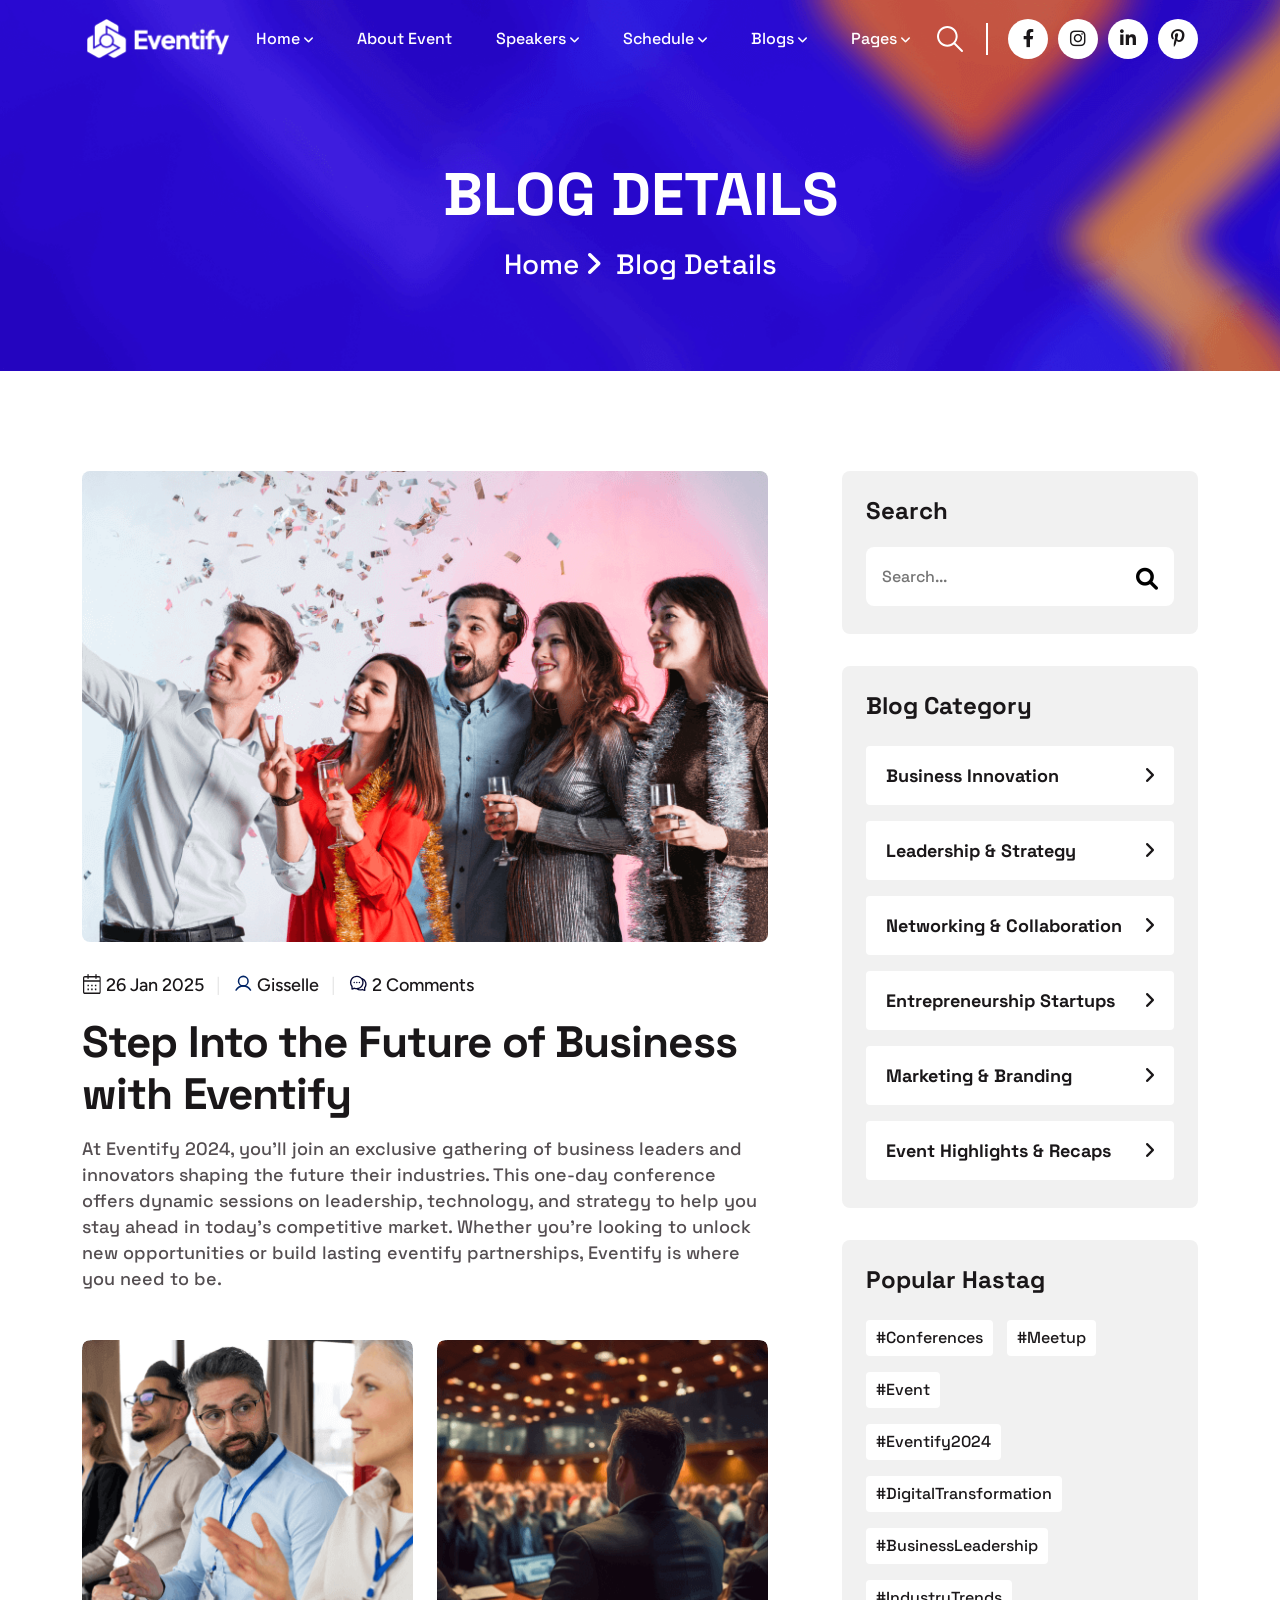
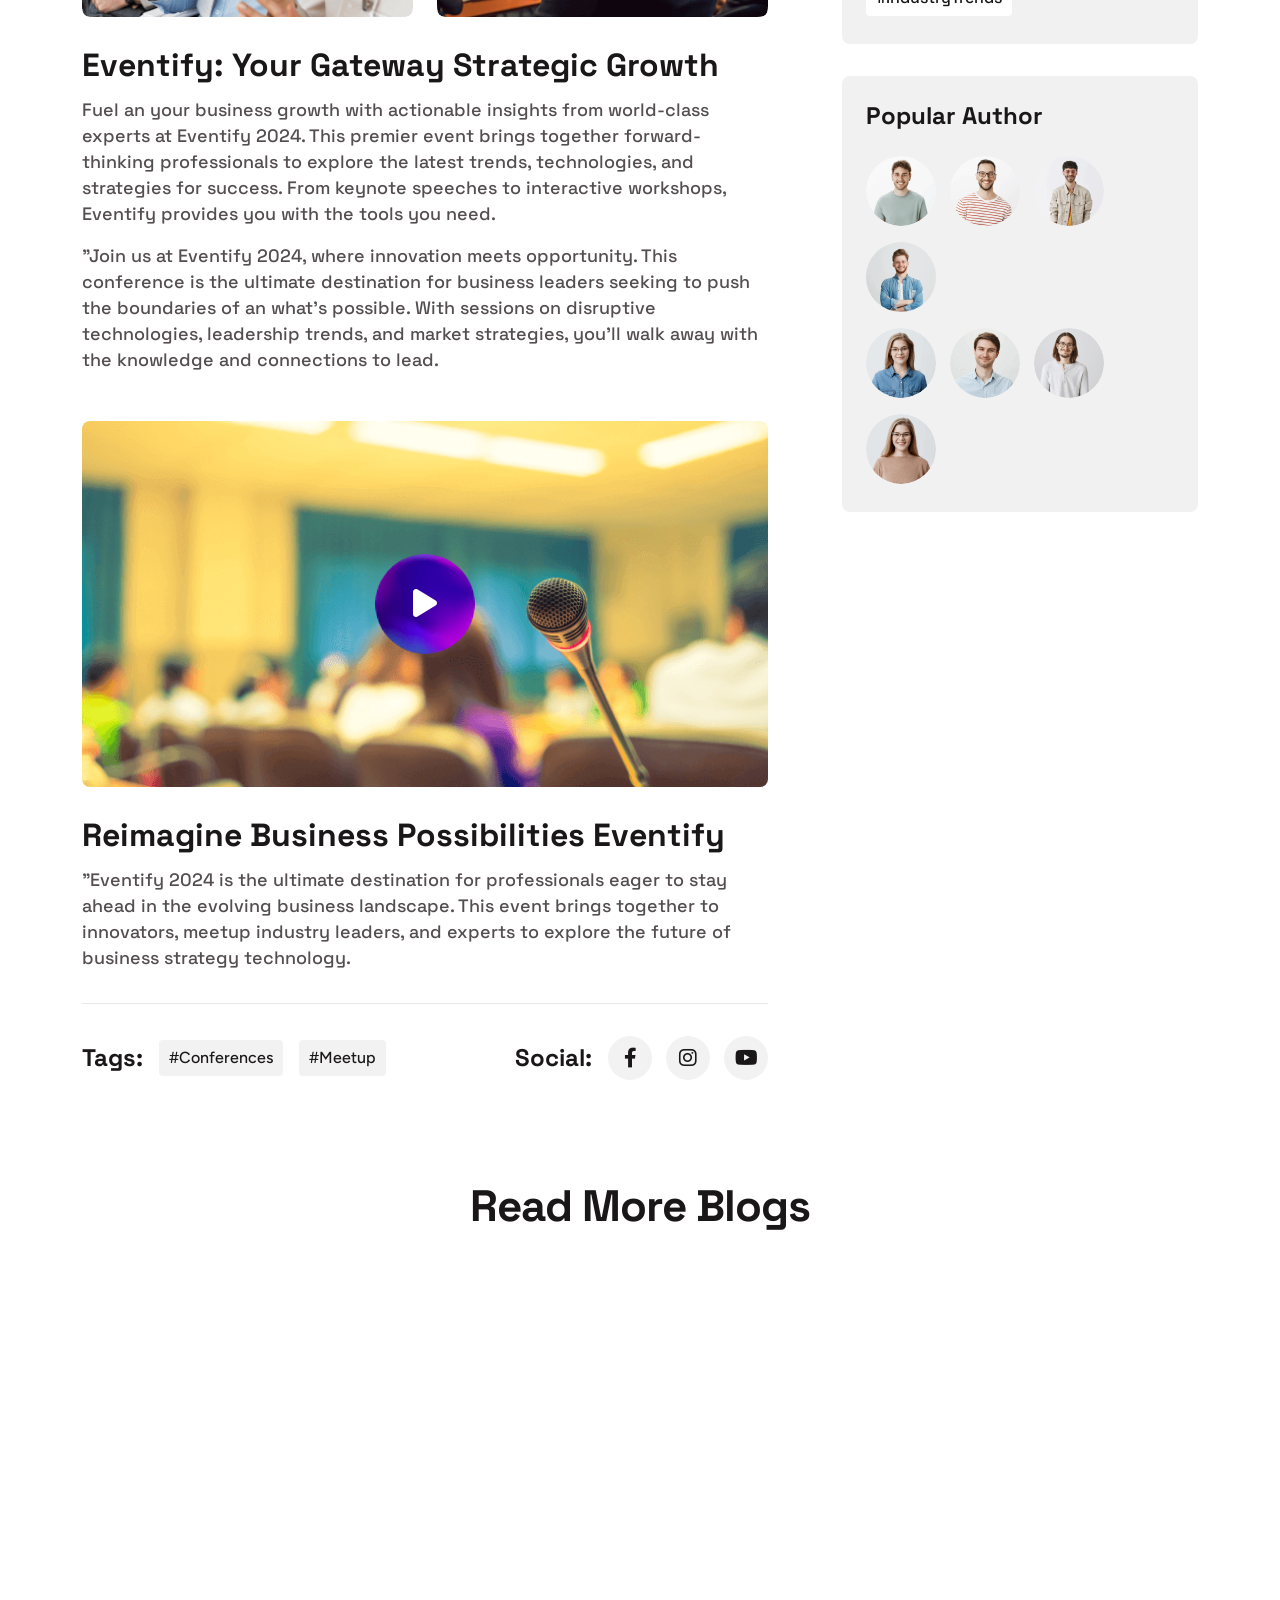
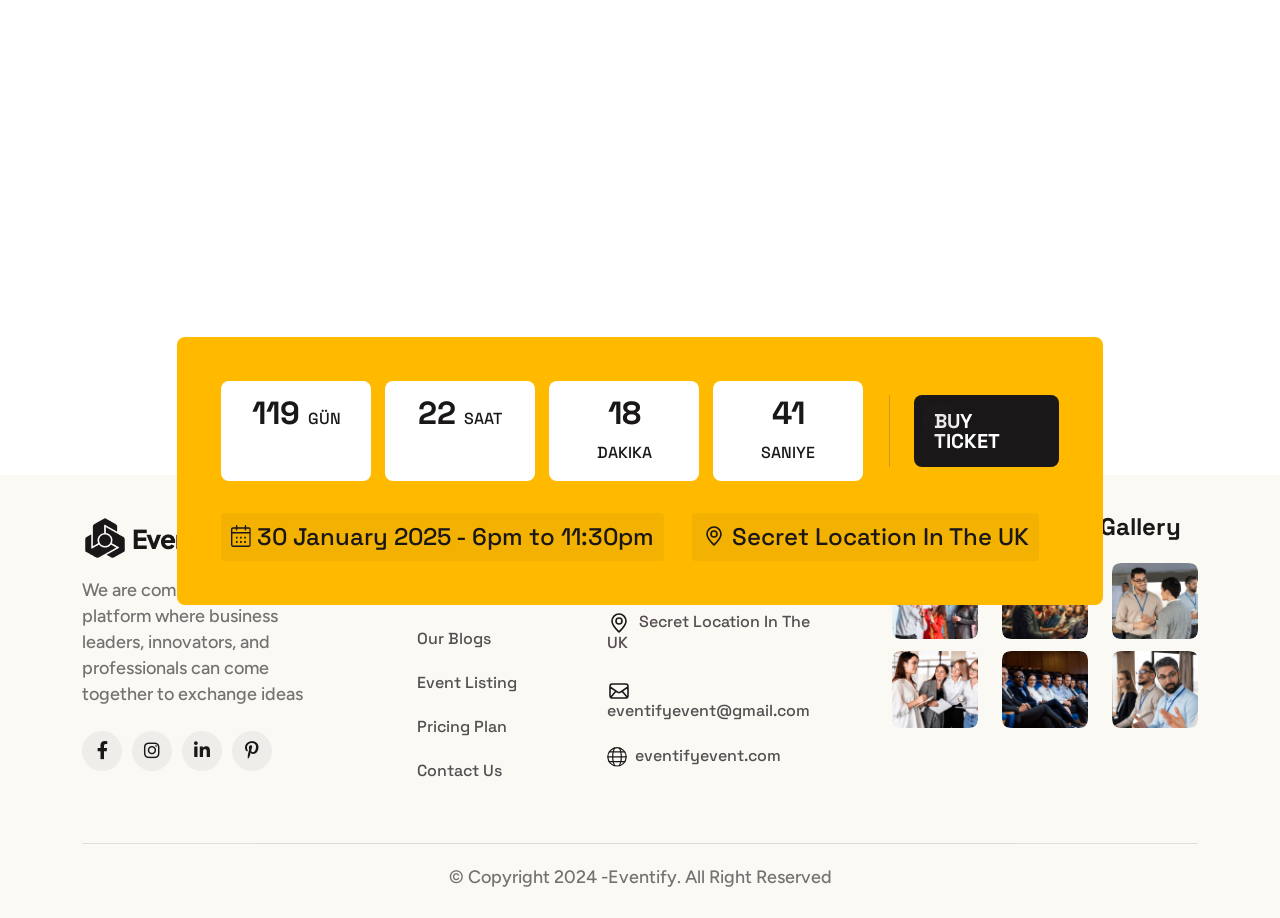
<file: blog-single.html>
<!DOCTYPE html>
<html lang="en">
	<head>
		<meta charset="UTF-8" />
		<meta name="viewport" content="width=device-width, initial-scale=1.0" />
		<title>Eventify- Event And Conference Theme</title>

		<!--=====FAB ICON=======-->
		<link rel="shortcut icon" href="assets/img/logo/fav-logo1.png" />

		<!--===== CSS LINK =======-->
		<link rel="stylesheet" href="assets/css/vendor/bootstrap.min.css" />
		<link rel="stylesheet" href="assets/css/vendor/aos.css" />
		<link rel="stylesheet" href="assets/css/vendor/fontawesome.css" />
		<link rel="stylesheet" href="assets/css/vendor/magnific-popup.css" />
		<link rel="stylesheet" href="assets/css/vendor/mobile.css" />
		<link rel="stylesheet" href="assets/css/vendor/owlcarousel.min.css" />
		<link rel="stylesheet" href="assets/css/vendor/sidebar.css" />
		<link rel="stylesheet" href="assets/css/vendor/slick-slider.css" />
		<link rel="stylesheet" href="assets/css/vendor/nice-select.css" />
		<link rel="stylesheet" href="assets/css/vendor/odometer.css" />
		<link rel="stylesheet" href="assets/css/main.css" />

		<!--=====  JS SCRIPT LINK =======-->
		<script src="assets/js/vendor/jquery-3.7.1.min.js"></script>
	</head>
	<body class="homepage1-body">
		<!-- Popup Section -->
		<div id="popup" class="popup-overlay d-none">
			<div class="popup-content">
				<span class="close-btn" id="close-popup">&times;</span>
				<div class="popup-icon">
					<img src="assets/img/logo/popup-logo.png" alt="" />
				</div>
				<div class="space32"></div>
				<div class="heading2">
					<h2>Grow your business with our agency</h2>
					<div class="space8"></div>
					<ul>
						<li><img src="assets/img/icons/check3.svg" alt="" />Elevate User Experience Expertise</li>
						<li><img src="assets/img/icons/check3.svg" alt="" /> Elevate Your UI/UX Skills Designer</li>
						<li><img src="assets/img/icons/check3.svg" alt="" />Join Leading UI/UX Event the Year</li>
					</ul>
				</div>
				<div class="space50"></div>
				<a class="vl-btn2" href="contact.html"
					><span class="demo">Buy Ticket Now</span><span class="arrow"><i class="fa-solid fa-arrow-right"></i></span>
				</a>
				<p class="no-thanks">No thanks</p>
			</div>
		</div>
		<!--===== PRELOADER STARTS =======-->
		<div class="preloader">
			<div class="loading-container">
				<div class="loading"></div>
				<div id="loading-icon"><img src="assets/img/logo/preloader.png" alt="" /></div>
			</div>
		</div>
		<!--===== PRELOADER ENDS =======-->

		<!--===== PAGE PROGRESS START=======-->
		<div class="paginacontainer">
			<div class="progress-wrap">
				<svg class="progress-circle svg-content" width="100%" height="100%" viewBox="-1 -1 102 102">
					<path d="M50,1 a49,49 0 0,1 0,98 a49,49 0 0,1 0,-98" />
				</svg>
			</div>
		</div>
		<!--===== PAGE PROGRESS END=======-->

		<!--=====HEADER START=======-->
		<header>
			<div class="header-area homepage1 header header-sticky d-none d-lg-block" id="header">
				<div class="container">
					<div class="row">
						<div class="col-lg-12">
							<div class="header-elements">
								<div class="site-logo">
									<a href="index.html"><img src="assets/img/logo/logo1.png" alt="" /></a>
								</div>
								<div class="main-menu">
									<ul>
										<li>
											<a href="#">Home <i class="fa-solid fa-angle-down"></i></a>
											<div class="tp-submenu">
												<div class="row">
													<div class="col-lg-12">
														<div class="all-images-menu">
															<div class="homemenu-thumb">
																<div class="img1">
																	<img src="assets/img/all-images/demo/demo-img1.png" alt="" />
																</div>
																<div class="homemenu-btn">
																	<a class="vl-btn1" href="index.html">View Demo </a>
																</div>
																<div class="homemenu-text">
																	<a href="index.html">Eventify-Homepage 01</a>
																</div>
															</div>

															<div class="homemenu-thumb">
																<div class="img1">
																	<img src="assets/img/all-images/demo/demo-img2.png" alt="" />
																</div>
																<div class="homemenu-btn">
																	<a class="vl-btn1" href="index2.html">View Demo </a>
																</div>
																<div class="homemenu-text">
																	<a href="index2.html">Eventify-Homepage 02</a>
																</div>
															</div>

															<div class="homemenu-thumb">
																<div class="img1">
																	<img src="assets/img/all-images/demo/demo-img3.png" alt="" />
																</div>
																<div class="homemenu-btn">
																	<a class="vl-btn1" href="index3.html">View Demo </a>
																</div>
																<div class="homemenu-text">
																	<a href="index3.html">Eventify-Homepage 03</a>
																</div>
															</div>

															<div class="homemenu-thumb">
																<div class="img1">
																	<img src="assets/img/all-images/demo/demo-img4.png" alt="" />
																</div>
																<div class="homemenu-btn">
																	<a class="vl-btn1" href="index4.html">View Demo </a>
																</div>
																<div class="homemenu-text">
																	<a href="index4.html">Eventify-Homepage 04</a>
																</div>
															</div>

															<div class="homemenu-thumb" style="margin: 0">
																<div class="img1">
																	<img src="assets/img/all-images/demo/demo-img5.png" alt="" />
																</div>
																<div class="homemenu-btn">
																	<a class="vl-btn1" href="index5.html">View Demo </a>
																</div>
																<div class="homemenu-text">
																	<a href="index5.html">Eventify-Homepage 05</a>
																</div>
															</div>
														</div>

														<div class="all-images-menu">
															<div class="homemenu-thumb">
																<div class="img1">
																	<img src="assets/img/all-images/demo/demo-img6.png" alt="" />
																</div>
																<div class="homemenu-btn">
																	<a class="vl-btn1" href="index6.html">View Demo </a>
																</div>
																<div class="homemenu-text">
																	<a href="index6.html">Eventify-Homepage 06</a>
																</div>
															</div>

															<div class="homemenu-thumb">
																<div class="img1">
																	<img src="assets/img/all-images/demo/demo-img7.png" alt="" />
																</div>
																<div class="homemenu-btn">
																	<a class="vl-btn1" href="index7.html">View Demo </a>
																</div>
																<div class="homemenu-text">
																	<a href="index7.html">Eventify-Homepage 07</a>
																</div>
															</div>

															<div class="homemenu-thumb">
																<div class="img1">
																	<img src="assets/img/all-images/demo/demo-img8.png" alt="" />
																</div>
																<div class="homemenu-btn">
																	<a class="vl-btn1" href="index8.html">View Demo </a>
																</div>
																<div class="homemenu-text">
																	<a href="index8.html">Eventify-Homepage 08</a>
																</div>
															</div>

															<div class="homemenu-thumb">
																<div class="img1">
																	<img src="assets/img/all-images/demo/demo-img9.png" alt="" />
																</div>
																<div class="homemenu-btn">
																	<a class="vl-btn1" href="index9.html">View Demo </a>
																</div>
																<div class="homemenu-text">
																	<a href="index9.html">Eventify-Homepage 09</a>
																</div>
															</div>

															<div class="homemenu-thumb" style="margin: 0">
																<div class="img1">
																	<img src="assets/img/all-images/demo/demo-img10.png" alt="" />
																</div>
																<div class="homemenu-btn">
																	<a class="vl-btn1" href="index10.html">View Demo </a>
																</div>
																<div class="homemenu-text">
																	<a href="index10.html">Eventify-Homepage 10</a>
																</div>
															</div>
														</div>
													</div>
												</div>
											</div>
										</li>
										<li><a href="about.html">About Event</a></li>
										<li>
											<a href="#">Speakers <i class="fa-solid fa-angle-down"></i></a>
											<ul class="dropdown-padding">
												<li><a href="speakers.html">Speakers</a></li>
												<li><a href="speakers-single.html">Speakers Details</a></li>
											</ul>
										</li>

										<li>
											<a href="#">Schedule <i class="fa-solid fa-angle-down"></i></a>
											<ul class="dropdown-padding">
												<li><a href="event.html">Our Event</a></li>
												<li><a href="event-schedule.html">Event Schedule</a></li>
												<li><a href="event-single.html">Event Details</a></li>
											</ul>
										</li>
										<li>
											<a href="#">Blogs <i class="fa-solid fa-angle-down"></i></a>
											<ul class="dropdown-padding">
												<li><a href="blog.html">Our Blog</a></li>
												<li><a href="blog-single.html">Blog Details</a></li>
											</ul>
										</li>
										<li>
											<a href="#">Pages <i class="fa-solid fa-angle-down"></i></a>
											<ul class="dropdown-padding">
												<li><a href="memories.html">Our Memories</a></li>
												<li><a href="pricing-plan.html">Pricing Plan</a></li>
												<li><a href="faq.html">FAQ,s</a></li>
												<li><a href="contact.html">Contact Us</a></li>
											</ul>
										</li>
									</ul>
								</div>
								<div class="btn-area">
									<div class="search-icon header__search header-search-btn">
										<a href="#"><img src="assets/img/icons/search1.svg" alt="" /></a>
									</div>
									<ul>
										<li>
											<a href="#"><i class="fa-brands fa-facebook-f"></i></a>
										</li>
										<li>
											<a href="#"><i class="fa-brands fa-instagram"></i></a>
										</li>
										<li>
											<a href="#"><i class="fa-brands fa-linkedin-in"></i></a>
										</li>
										<li>
											<a href="#" class="m-0"><i class="fa-brands fa-pinterest-p"></i></a>
										</li>
									</ul>
								</div>

								<div class="header-search-form-wrapper">
									<div class="tx-search-close tx-close"><i class="fa-solid fa-xmark"></i></div>
									<div class="header-search-container">
										<form role="search" class="search-form">
											<input type="search" class="search-field" placeholder="Search …" value="" name="s" />
											<button type="submit" class="search-submit"><img src="assets/img/icons/search1.svg" alt="" /></button>
										</form>
									</div>
								</div>
								<div class="body-overlay"></div>
							</div>
						</div>
					</div>
				</div>
			</div>
		</header>
		<!--=====HEADER END =======-->

		<!--===== MOBILE HEADER STARTS =======-->
		<div class="mobile-header mobile-haeder1 d-block d-lg-none">
			<div class="container-fluid">
				<div class="col-12">
					<div class="mobile-header-elements">
						<div class="mobile-logo">
							<a href="index.html"><img src="assets/img/logo/logo1.png" alt="" /></a>
						</div>
						<div class="mobile-nav-icon dots-menu">
							<i class="fa-solid fa-bars-staggered"></i>
						</div>
					</div>
				</div>
			</div>
		</div>

		<div class="mobile-sidebar mobile-sidebar1">
			<div class="logosicon-area">
				<div class="logos">
					<img src="assets/img/logo/logo2.png" alt="" />
				</div>
				<div class="menu-close">
					<i class="fa-solid fa-xmark"></i>
				</div>
			</div>
			<div class="mobile-nav mobile-nav1">
				<ul class="mobile-nav-list nav-list1">
					<li>
						<a href="#">Home </a>
						<ul class="sub-menu">
							<li><a href="index.html">Home One</a></li>
							<li><a href="index2.html">Home Two</a></li>
							<li><a href="index3.html">Home Three</a></li>
							<li><a href="index4.html">Home Four</a></li>
							<li><a href="index5.html">Home Five</a></li>
							<li><a href="index6.html">Home Six</a></li>
							<li><a href="index7.html">Home Seven</a></li>
							<li><a href="index8.html">Home Eight</a></li>
							<li><a href="index9.html">Home Nine</a></li>
							<li><a href="index10.html">Home Ten</a></li>
						</ul>
					</li>
					<li><a href="about.html">About Event</a></li>
					<li>
						<a href="features.html">Speakers</a>
						<ul class="sub-menu">
							<li><a href="speakers.html">Speakers</a></li>
							<li><a href="speakers-single.html">Speakers Details</a></li>
						</ul>
					</li>
					<li>
						<a href="features.html">Schedule</a>
						<ul class="sub-menu">
							<li><a href="event.html">Our Event</a></li>
							<li><a href="event-schedule.html">Event Schedule</a></li>
							<li><a href="event-single.html">Event Details</a></li>
						</ul>
					</li>
					<li>
						<a href="#">Blogs</a>
						<ul class="sub-menu">
							<li><a href="blog.html">Our Blog</a></li>
							<li><a href="blog-single.html">Blog Details</a></li>
						</ul>
					</li>
					<li>
						<a href="#">Pages</a>
						<ul class="sub-menu">
							<li><a href="memories.html">Our Memories</a></li>
							<li><a href="pricing-plan.html">Pricing Plan</a></li>
							<li><a href="faq.html">FAQ,s</a></li>
							<li><a href="contact.html">Contact Us</a></li>
						</ul>
					</li>
					<li><a href="contact.html">Contact Us</a></li>
				</ul>
				<div class="allmobilesection">
					<a href="contact.html" class="vl-btn1">Contact Now</a>
					<div class="single-footer">
						<h3>Contact Info</h3>
						<div class="footer1-contact-info">
							<div class="contact-info-single">
								<div class="contact-info-icon">
									<span><i class="fa-solid fa-phone-volume"></i></span>
								</div>
								<div class="contact-info-text">
									<a href="tel:+3(924)4596512">+3(924)4596512</a>
								</div>
							</div>
							<div class="contact-info-single">
								<div class="contact-info-icon">
									<span><i class="fa-solid fa-envelope"></i></span>
								</div>
								<div class="contact-info-text">
									<a href="mailto:info@example.com">info@example.com</a>
								</div>
							</div>
							<div class="single-footer">
								<h3>Our Location</h3>
								<div class="contact-info-single">
									<div class="contact-info-icon">
										<span><i class="fa-solid fa-location-dot"></i></span>
									</div>
									<div class="contact-info-text">
										<a href="mailto:info@example.com"
											>55 East Birchwood Ave.Brooklyn, <br />
											New York 11201,United States</a
										>
									</div>
								</div>
							</div>
							<div class="single-footer">
								<h3>Social Links</h3>
								<div class="social-links-mobile-menu">
									<ul>
										<li>
											<a href="#"><i class="fa-brands fa-facebook-f"></i></a>
										</li>
										<li>
											<a href="#"><i class="fa-brands fa-instagram"></i></a>
										</li>
										<li>
											<a href="#"><i class="fa-brands fa-linkedin-in"></i></a>
										</li>
										<li>
											<a href="#"><i class="fa-brands fa-youtube"></i></a>
										</li>
									</ul>
								</div>
							</div>
						</div>
					</div>
				</div>
			</div>
		</div>
		<!--===== MOBILE HEADER STARTS =======-->

		<!--===== HERO AREA STARTS =======-->
		<div class="inner-page-header" style="background-image: url(assets/img/bg/header-bg14.png)">
			<div class="container">
				<div class="row">
					<div class="col-lg-6 m-auto">
						<div class="heading1 text-center">
							<h1>Blog Details</h1>
							<div class="space20"></div>
							<a href="index.html">Home <i class="fa-solid fa-angle-right"></i> <span>Blog Details</span></a>
						</div>
					</div>
				</div>
			</div>
		</div>
		<!--===== HERO AREA ENDS =======-->

		<!--===== BLOG AREA STARTS =======-->
		<div class="blog-details-section sp8">
			<div class="container">
				<div class="row">
					<div class="col-lg-8">
						<div class="blog-deatils-content heading2">
							<div class="img1">
								<img src="assets/img/all-images/blog/blog-img7.png" alt="" />
							</div>
							<div class="space32"></div>
							<ul>
								<li>
									<a href="#"><img src="assets/img/icons/calender1.svg" alt="" />26 Jan 2025 <span> | </span></a>
								</li>
								<li>
									<a href="#"><img src="assets/img/icons/user1.svg" alt="" />Gisselle <span> | </span></a>
								</li>
								<li>
									<a href="#"><img src="assets/img/icons/comments1.svg" alt="" />2 Comments</a>
								</li>
							</ul>
							<div class="space18"></div>
							<h2>Step Into the Future of Business with Eventify</h2>
							<div class="space16"></div>
							<p>At Eventify 2024, you'll join an exclusive gathering of business leaders and innovators shaping the future their industries. This one-day conference offers dynamic sessions on leadership, technology, and strategy to help you stay ahead in today's competitive market. Whether you're looking to unlock new opportunities or build lasting eventify partnerships, Eventify is where you need to be.</p>
							<div class="space48"></div>
							<div class="row">
								<div class="col-lg-6 col-md-6">
									<div class="img1 image-anime">
										<img src="assets/img/all-images/blog/blog-img8.png" alt="" />
									</div>
								</div>
								<div class="col-lg-6 col-md-6">
									<div class="space30 d-md-none d-block"></div>
									<div class="img1 image-anime">
										<img src="assets/img/all-images/blog/blog-img9.png" alt="" />
									</div>
								</div>
							</div>
							<div class="space32"></div>
							<h3>Eventify: Your Gateway Strategic Growth</h3>
							<div class="space16"></div>
							<p>Fuel an your business growth with actionable insights from world-class experts at Eventify 2024. This premier event brings together forward-thinking professionals to explore the latest trends, technologies, and strategies for success. From keynote speeches to interactive workshops, Eventify provides you with the tools you need.</p>
							<div class="space16"></div>
							<p>"Join us at Eventify 2024, where innovation meets opportunity. This conference is the ultimate destination for business leaders seeking to push the boundaries of an what's possible. With sessions on disruptive technologies, leadership trends, and market strategies, you'll walk away with the knowledge and connections to lead.</p>
							<div class="space48"></div>
							<div class="video-btn-area">
								<div class="img1">
									<img src="assets/img/all-images/blog/blog-img10.png" alt="" />
								</div>
								<div class="play">
									<a href="https://www.youtube.com/watch?v=Y8XpQpW5OVY" class="popup-youtube"><i class="fa-solid fa-play"></i></a>
								</div>
							</div>
							<div class="space32"></div>
							<h3>Reimagine Business Possibilities Eventify</h3>
							<div class="space16"></div>
							<p>"Eventify 2024 is the ultimate destination for professionals eager to stay ahead in the evolving business landscape. This event brings together to innovators, meetup industry leaders, and experts to explore the future of business strategy technology.</p>
							<div class="space32"></div>
							<div class="tags-social-area">
								<div class="tags">
									<h4>Tags:</h4>
									<ul>
										<li><a href="#">#Conferences</a></li>
										<li><a href="#" class="m-0">#Meetup</a></li>
									</ul>
								</div>
								<div class="social">
									<h4>Social:</h4>
									<ul>
										<li>
											<a href="#"><i class="fa-brands fa-facebook-f"></i></a>
										</li>
										<li>
											<a href="#"><i class="fa-brands fa-instagram"></i></a>
										</li>
										<li>
											<a href="#" class="m-0"><i class="fa-brands fa-youtube"></i></a>
										</li>
									</ul>
								</div>
							</div>
						</div>
					</div>

					<div class="col-lg-4">
						<div class="space30 d-lg-none d-block"></div>
						<div class="blog-auhtor-details">
							<div class="search-area">
								<h3>Search</h3>
								<div class="space24"></div>
								<form>
									<input type="text" placeholder="Search..." />
									<button type="submit"><i class="fa-solid fa-magnifying-glass"></i></button>
								</form>
							</div>
							<div class="space32"></div>
							<div class="blog-categories">
								<h3>Blog Category</h3>
								<div class="space12"></div>
								<ul>
									<li>
										<a href="#"
											>Business Innovation <span><i class="fa-solid fa-angle-right"></i></span
										></a>
									</li>
									<li>
										<a href="#"
											>Leadership & Strategy <span><i class="fa-solid fa-angle-right"></i></span
										></a>
									</li>
									<li>
										<a href="#"
											>Networking & Collaboration <span><i class="fa-solid fa-angle-right"></i></span
										></a>
									</li>
									<li>
										<a href="#"
											>Entrepreneurship Startups <span><i class="fa-solid fa-angle-right"></i></span
										></a>
									</li>
									<li>
										<a href="#"
											>Marketing & Branding <span><i class="fa-solid fa-angle-right"></i></span
										></a>
									</li>
									<li>
										<a href="#"
											>Event Highlights & Recaps <span><i class="fa-solid fa-angle-right"></i></span
										></a>
									</li>
								</ul>
							</div>
							<div class="space32"></div>
							<div class="tags-area">
								<h3>Popular Hastag</h3>
								<div class="space12"></div>
								<ul>
									<li><a href="#">#Conferences</a></li>
									<li><a href="#">#Meetup</a></li>
									<li><a href="#">#Event</a></li>
								</ul>

								<ul>
									<li><a href="#">#Eventify2024</a></li>
									<li><a href="#">#DigitalTransformation</a></li>
								</ul>

								<ul>
									<li><a href="#">#BusinessLeadership</a></li>
									<li><a href="#">#IndustryTrends</a></li>
								</ul>
							</div>
							<div class="space32"></div>
							<div class="author-images-area">
								<h3>Popular Author</h3>
								<div class="space12"></div>
								<ul>
									<li><img src="assets/img/all-images/blog/blog-img11.png" alt="" /></li>
									<li><img src="assets/img/all-images/blog/blog-img12.png" alt="" /></li>
									<li><img src="assets/img/all-images/blog/blog-img13.png" alt="" /></li>
									<li><img src="assets/img/all-images/blog/blog-img14.png" alt="" /></li>
								</ul>
								<ul>
									<li><img src="assets/img/all-images/blog/blog-img15.png" alt="" /></li>
									<li><img src="assets/img/all-images/blog/blog-img16.png" alt="" /></li>
									<li><img src="assets/img/all-images/blog/blog-img17.png" alt="" /></li>
									<li><img src="assets/img/all-images/blog/blog-img18.png" alt="" /></li>
								</ul>
							</div>
						</div>
					</div>
				</div>
			</div>
		</div>
		<!--===== BLOG AREA ENDS =======-->

		<!--===== BLOG AREA STARTS =======-->
		<div class="bloginner-section-area sp1">
			<div class="container">
				<div class="row">
					<div class="col-lg-5 m-auto">
						<div class="heading2 text-center space-margin60">
							<h2>Read More Blogs</h2>
						</div>
					</div>
				</div>
				<div class="row">
					<div class="col-lg-4 col-md-6" data-aos="zoom-in" data-aos-duration="800">
						<div class="blog4-boxarea">
							<div class="img1">
								<img src="assets/img/all-images/memory/memory-img7.png" alt="" />
							</div>
							<div class="content-area">
								<ul>
									<li>
										<a href="#"><img src="assets/img/icons/calender1.svg" alt="" />26 Jan 2025 <span> | </span></a>
									</li>
									<li>
										<a href="#"><img src="assets/img/icons/user1.svg" alt="" />Beverly</a>
									</li>
								</ul>
								<div class="space20"></div>
								<a href="blog-single.html">Eventify 2024: Unlock the Future of Business</a>
								<div class="space24"></div>
								<a href="blog-single.html" class="readmore">read more <i class="fa-solid fa-arrow-right"></i></a>
								<div class="arrow">
									<a href="blog-single.html"><i class="fa-solid fa-arrow-right"></i></a>
								</div>
							</div>
						</div>
					</div>

					<div class="col-lg-4 col-md-6" data-aos="zoom-in" data-aos-duration="1000">
						<div class="blog4-boxarea">
							<div class="img1">
								<img src="assets/img/all-images/memory/memory-img8.png" alt="" />
							</div>
							<div class="content-area">
								<ul>
									<li>
										<a href="#"><img src="assets/img/icons/calender1.svg" alt="" />26 Jan 2025 <span> | </span></a>
									</li>
									<li>
										<a href="#"><img src="assets/img/icons/user1.svg" alt="" />Gisselle</a>
									</li>
								</ul>
								<div class="space20"></div>
								<a href="blog-single.html">Where Vision Meetup Connect: Eventify 2024</a>
								<div class="space24"></div>
								<a href="blog-single.html" class="readmore">read more <i class="fa-solid fa-arrow-right"></i></a>
								<div class="arrow">
									<a href="blog-single.html"><i class="fa-solid fa-arrow-right"></i></a>
								</div>
							</div>
						</div>
					</div>

					<div class="col-lg-4 col-md-6" data-aos="zoom-in" data-aos-duration="1200">
						<div class="blog4-boxarea">
							<div class="img1">
								<img src="assets/img/all-images/memory/memory-img9.png" alt="" />
							</div>
							<div class="content-area">
								<ul>
									<li>
										<a href="#"><img src="assets/img/icons/calender1.svg" alt="" />26 Jan 2025 <span> | </span></a>
									</li>
									<li>
										<a href="#"><img src="assets/img/icons/user1.svg" alt="" />Mertie</a>
									</li>
								</ul>
								<div class="space20"></div>
								<a href="blog-single.html">Fuel Your Business Growth at Eventify</a>
								<div class="space24"></div>
								<a href="blog-single.html" class="readmore">read more <i class="fa-solid fa-arrow-right"></i></a>
								<div class="arrow">
									<a href="blog-single.html"><i class="fa-solid fa-arrow-right"></i></a>
								</div>
							</div>
						</div>
					</div>
				</div>
			</div>
		</div>
		<!--===== BLOG AREA ENDS =======-->

		<!--===== CTA AREA STARTS =======-->
		<div class="cta1-section-area d-lg-block d-block">
			<div class="container">
				<div class="row">
					<div class="col-lg-10 m-auto">
						<div class="cta1-main-boxarea">
							<div class="timer-btn-area">
								<div class="timer">
									<div class="time-box">
										<span id="days1" class="time-value">119</span>
										<br />
									</div>
									<div class="space14"></div>
									<div class="time-box">
										<span id="hours1" class="time-value">22</span>
										<br />
									</div>
									<div class="space14"></div>
									<div class="time-box">
										<span id="minutes1" class="time-value">18</span>
										<br />
									</div>
									<div class="space14"></div>
									<div class="time-box" style="margin: 0 26px 0 0">
										<span id="seconds1" class="time-value">44</span>
										<br />
									</div>
								</div>
								<div class="btn-area1">
									<a href="pricing-plan.html" class="vl-btn1">Buy Ticket</a>
								</div>
							</div>
							<ul>
								<li>
									<a href="#"><img src="assets/img/icons/calender1.svg" alt="" />30 January 2025 - 6pm to 11:30pm</a>
								</li>
								<li class="m-0">
									<a href="#"><img src="assets/img/icons/location1.svg" alt="" />Secret Location In The UK</a>
								</li>
							</ul>
						</div>
					</div>
				</div>
			</div>
		</div>
		<!--===== CTA AREA ENDS =======-->

		<!--===== CTA AREA STARTS =======-->
		<div class="cta1-section-area d-lg-none d-block">
			<div class="container">
				<div class="row">
					<div class="col-lg-10 m-auto">
						<div class="cta1-main-boxarea">
							<div class="timer-btn-area">
								<div class="timer">
									<div class="time-box">
										<span id="days" class="time-value">119</span>
										<br />
									</div>
									<div class="space14"></div>
									<div class="time-box">
										<span id="hours" class="time-value">22</span>
										<br />
									</div>
									<div class="space14"></div>
									<div class="time-box">
										<span id="minutes" class="time-value">18</span>
										<br />
									</div>
									<div class="space14"></div>
									<div class="time-box" style="margin: 0 26px 0 0">
										<span id="seconds" class="time-value">44</span>
										<br />
									</div>
								</div>
								<div class="btn-area1">
									<a href="pricing-plan.html" class="vl-btn1">Buy Ticket</a>
								</div>
							</div>
							<ul>
								<li>
									<a href="#"><img src="assets/img/icons/calender1.svg" alt="" />30 January 2025 - 6pm to 11:30pm</a>
								</li>
								<li class="m-0">
									<a href="#"><img src="assets/img/icons/location1.svg" alt="" />Secret Location In The UK</a>
								</li>
							</ul>
						</div>
					</div>
				</div>
			</div>
		</div>
		<!--===== CTA AREA ENDS =======-->

		<!--===== FOOTER AREA STARTS =======-->
		<div class="footer1-sertion-area">
			<div class="container">
				<div class="row">
					<div class="col-lg-3 col-md-6">
						<div class="footer-logo-area">
							<img src="assets/img/logo/logo2.png" alt="" />
							<div class="space16"></div>
							<p>We are committed to creating a platform where business leaders, innovators, and professionals can come together to exchange ideas</p>
							<div class="space24"></div>
							<ul>
								<li>
									<a href="#"><i class="fa-brands fa-facebook-f"></i></a>
								</li>
								<li>
									<a href="#"><i class="fa-brands fa-instagram"></i></a>
								</li>
								<li>
									<a href="#"><i class="fa-brands fa-linkedin-in"></i></a>
								</li>
								<li>
									<a href="#" class="m-0"><i class="fa-brands fa-pinterest-p"></i></a>
								</li>
							</ul>
						</div>
					</div>
					<div class="col-lg-2 col-md-6">
						<div class="link-content">
							<h3>Quick Links</h3>
							<ul>
								<li><a href="about.html">About Us</a></li>
								<li><a href="blog.html">Our Blogs</a></li>
								<li><a href="event.html">Event Listing</a></li>
								<li><a href="pricing-plan.html">Pricing Plan</a></li>
								<li><a href="contact.html">Contact Us</a></li>
							</ul>
						</div>
					</div>

					<div class="col-lg-3 col-md-6">
						<div class="link-content2">
							<h3>Contact Us</h3>
							<ul>
								<li>
									<a href="tel:+11234567890"><img src="assets/img/icons/phn1.svg" alt="" />+1 123 456 7890</a>
								</li>
								<li>
									<a href="#"><img src="assets/img/icons/location1.svg" alt="" />Secret Location In The UK</a>
								</li>
								<li>
									<a href="mailto:eventifyevent@gmail.com"><img src="assets/img/icons/mail1.svg" alt="" />eventifyevent@gmail.com</a>
								</li>
								<li>
									<a href="#"> <img src="assets/img/icons/world1.svg" alt="" />eventifyevent.com</a>
								</li>
							</ul>
						</div>
					</div>
					<div class="col-lg-4 col-md-6">
						<div class="footer-social-box">
							<h3>Our Recent Event Gallery</h3>
							<div class="space12"></div>
							<div class="row">
								<div class="col-lg-4 col-md-4 col-4">
									<div class="img1">
										<img src="assets/img/all-images/footer/footer-img1.png" alt="" />
										<div class="icons">
											<a href="#"><i class="fa-brands fa-instagram"></i></a>
										</div>
									</div>
								</div>
								<div class="col-lg-4 col-md-4 col-4">
									<div class="img1">
										<img src="assets/img/all-images/footer/footer-img2.png" alt="" />
										<div class="icons">
											<a href="#"><i class="fa-brands fa-instagram"></i></a>
										</div>
									</div>
								</div>
								<div class="col-lg-4 col-md-4 col-4">
									<div class="img1">
										<img src="assets/img/all-images/footer/footer-img3.png" alt="" />
										<div class="icons">
											<a href="#"><i class="fa-brands fa-instagram"></i></a>
										</div>
									</div>
								</div>
								<div class="col-lg-4 col-md-4 col-4">
									<div class="img1">
										<img src="assets/img/all-images/footer/footer-img4.png" alt="" />
										<div class="icons">
											<a href="#"><i class="fa-brands fa-instagram"></i></a>
										</div>
									</div>
								</div>
								<div class="col-lg-4 col-md-4 col-4">
									<div class="img1">
										<img src="assets/img/all-images/footer/footer-img5.png" alt="" />
										<div class="icons">
											<a href="#"><i class="fa-brands fa-instagram"></i></a>
										</div>
									</div>
								</div>
								<div class="col-lg-4 col-md-4 col-4">
									<div class="img1">
										<img src="assets/img/all-images/footer/footer-img6.png" alt="" />
										<div class="icons">
											<a href="#"><i class="fa-brands fa-instagram"></i></a>
										</div>
									</div>
								</div>
							</div>
						</div>
					</div>
				</div>
				<div class="space60"></div>
				<div class="row">
					<div class="col-lg-12">
						<div class="copyright">
							<p>&copy; Copyright 2024 -Eventify. All Right Reserved</p>
						</div>
					</div>
				</div>
			</div>
		</div>
		<!--===== FOOTER AREA ENDS =======-->

		<!--===== JS SCRIPT LINK =======-->
		<script src="assets/js/vendor/bootstrap.min.js"></script>
		<script src="assets/js/vendor/fontawesome.js"></script>
		<script src="assets/js/vendor/aos.js"></script>
		<script src="assets/js/vendor/jquery.appear.js"></script>
		<script src="assets/js/vendor/jquery.odometer.min.js"></script>
		<script src="assets/js/vendor/sidebar.js"></script>
		<script src="assets/js/vendor/magnific-popup.js"></script>
		<script src="assets/js/vendor/gsap.min.js"></script>
		<script src="assets/js/vendor/ScrollTrigger.min.js"></script>
		<script src="assets/js/vendor/Splitetext.js"></script>
		<script src="assets/js/vendor/mobilemenu.js"></script>
		<script src="assets/js/vendor/owlcarousel.min.js"></script>
		<script src="assets/js/vendor/nice-select.js"></script>
		<script src="assets/js/vendor/waypoints.js"></script>
		<script src="assets/js/vendor/slick-slider.js"></script>
		<script src="assets/js/vendor/circle-progress.js"></script>
		<script src="assets/js/main.js"></script>
	</body>
</html>
</file>
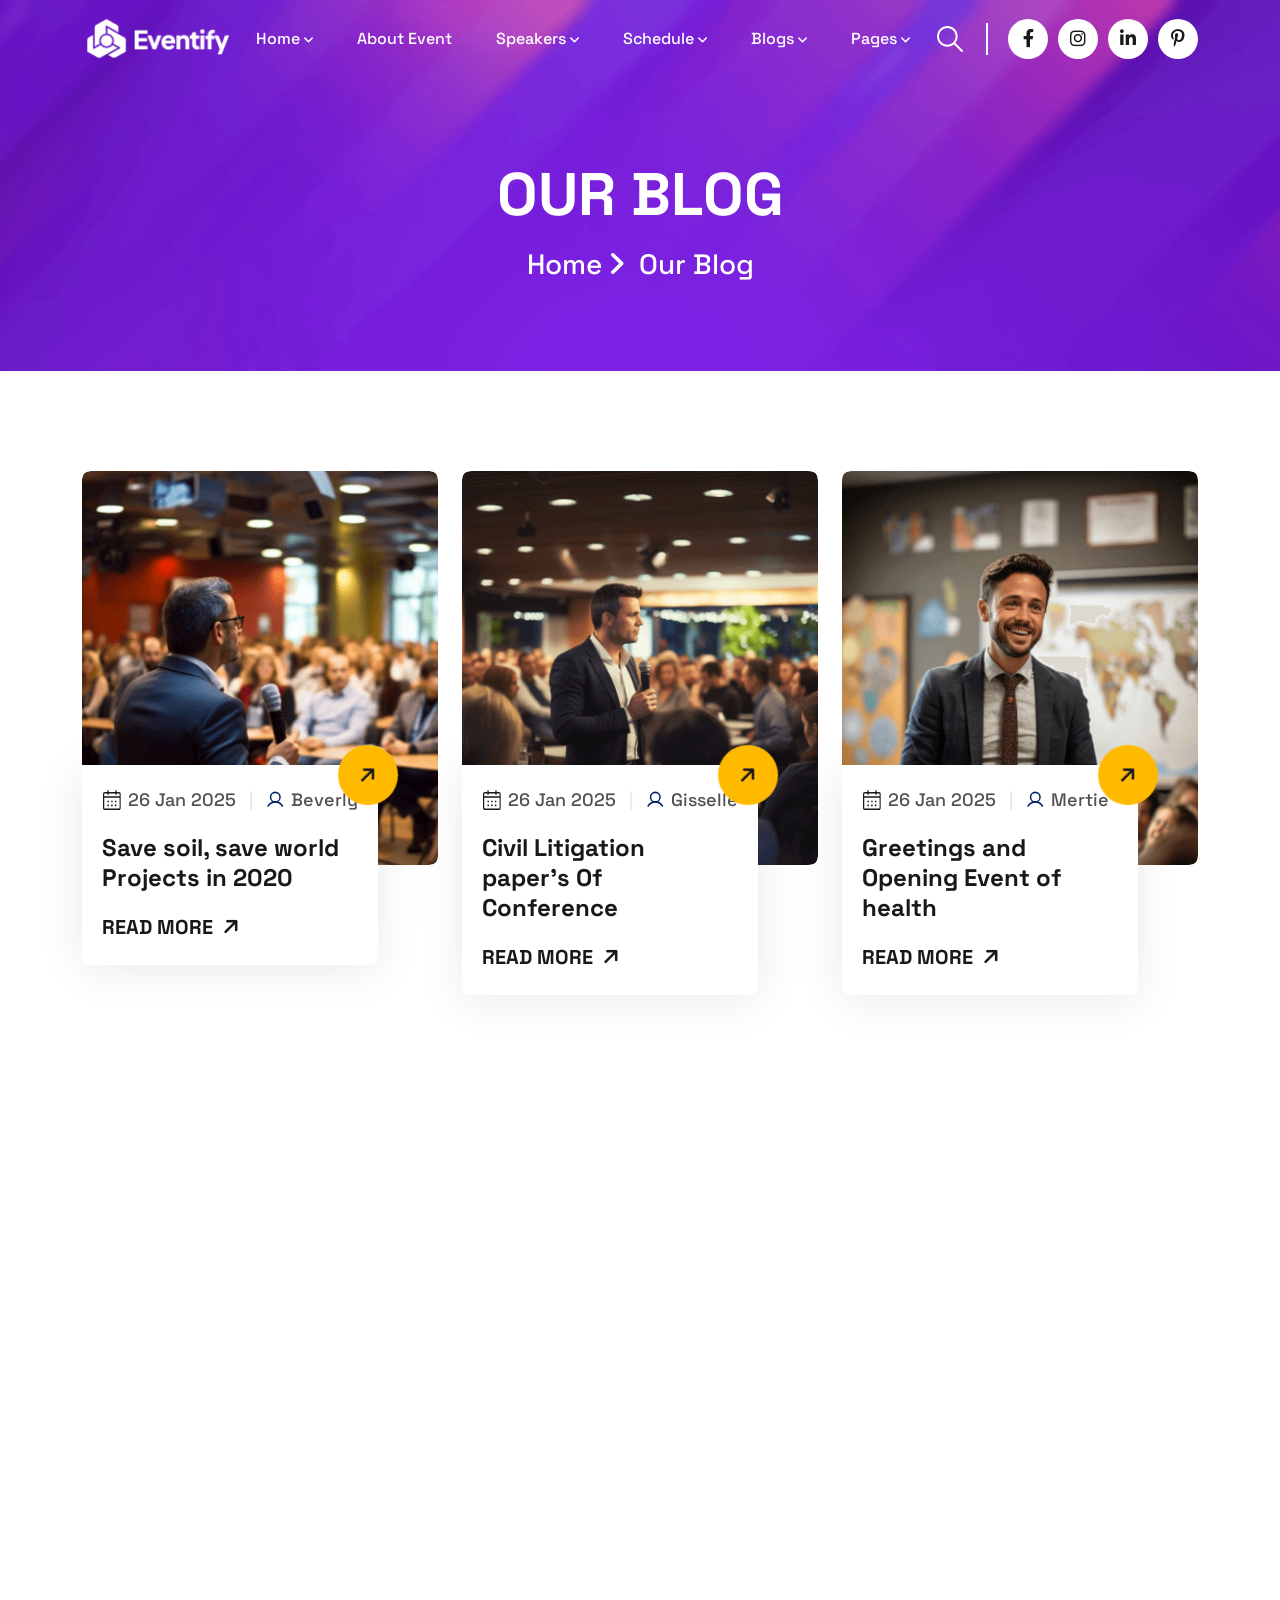
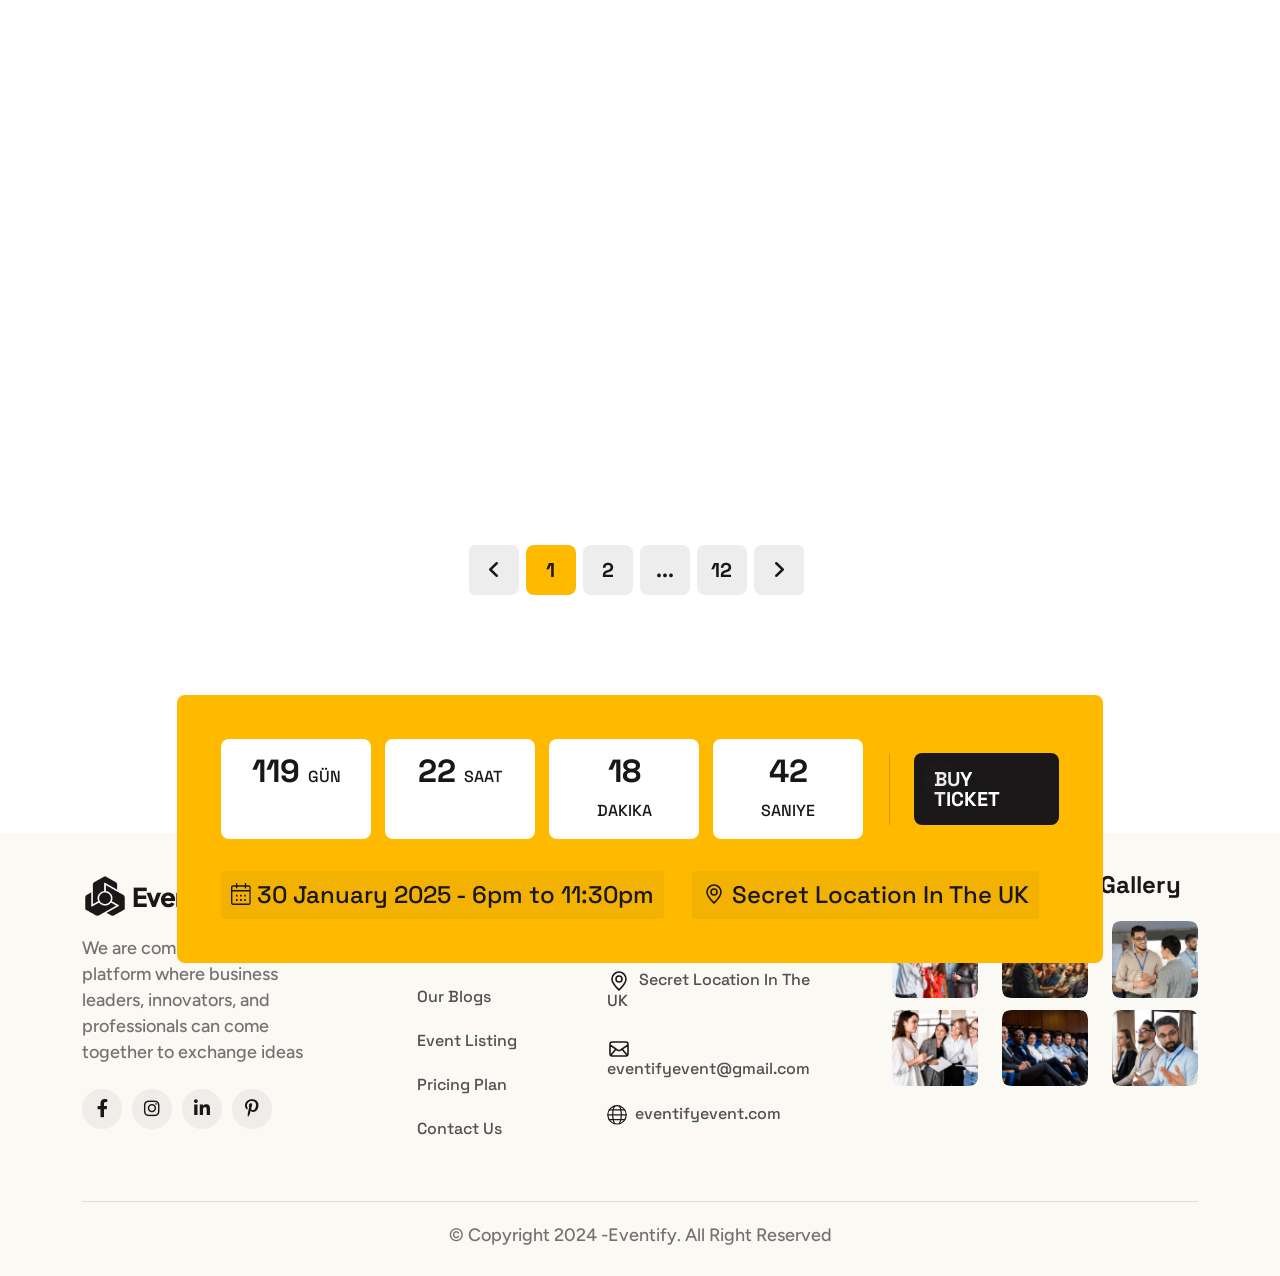
<file: blog.html>
<!DOCTYPE html>
<html lang="en">
	<head>
		<meta charset="UTF-8" />
		<meta name="viewport" content="width=device-width, initial-scale=1.0" />
		<title>Eventify- Event And Conference Theme</title>

		<!--=====FAB ICON=======-->
		<link rel="shortcut icon" href="assets/img/logo/fav-logo1.png" />

		<!--===== CSS LINK =======-->
		<link rel="stylesheet" href="assets/css/vendor/bootstrap.min.css" />
		<link rel="stylesheet" href="assets/css/vendor/aos.css" />
		<link rel="stylesheet" href="assets/css/vendor/fontawesome.css" />
		<link rel="stylesheet" href="assets/css/vendor/magnific-popup.css" />
		<link rel="stylesheet" href="assets/css/vendor/mobile.css" />
		<link rel="stylesheet" href="assets/css/vendor/owlcarousel.min.css" />
		<link rel="stylesheet" href="assets/css/vendor/sidebar.css" />
		<link rel="stylesheet" href="assets/css/vendor/slick-slider.css" />
		<link rel="stylesheet" href="assets/css/vendor/nice-select.css" />
		<link rel="stylesheet" href="assets/css/vendor/odometer.css" />
		<link rel="stylesheet" href="assets/css/main.css" />

		<!--=====  JS SCRIPT LINK =======-->
		<script src="assets/js/vendor/jquery-3.7.1.min.js"></script>
	</head>
	<body class="homepage1-body">
		<!-- Popup Section -->
		<div id="popup" class="popup-overlay d-none">
			<div class="popup-content">
				<span class="close-btn" id="close-popup">&times;</span>
				<div class="popup-icon">
					<img src="assets/img/logo/popup-logo.png" alt="" />
				</div>
				<div class="space32"></div>
				<div class="heading2">
					<h2>Grow your business with our agency</h2>
					<div class="space8"></div>
					<ul>
						<li><img src="assets/img/icons/check3.svg" alt="" />Elevate User Experience Expertise</li>
						<li><img src="assets/img/icons/check3.svg" alt="" /> Elevate Your UI/UX Skills Designer</li>
						<li><img src="assets/img/icons/check3.svg" alt="" />Join Leading UI/UX Event the Year</li>
					</ul>
				</div>
				<div class="space50"></div>
				<a class="vl-btn2" href="contact.html"
					><span class="demo">Buy Ticket Now</span><span class="arrow"><i class="fa-solid fa-arrow-right"></i></span>
				</a>
				<p class="no-thanks">No thanks</p>
			</div>
		</div>
		<!--===== PRELOADER STARTS =======-->
		<div class="preloader">
			<div class="loading-container">
				<div class="loading"></div>
				<div id="loading-icon"><img src="assets/img/logo/preloader.png" alt="" /></div>
			</div>
		</div>
		<!--===== PRELOADER ENDS =======-->

		<!--===== PAGE PROGRESS START=======-->
		<div class="paginacontainer">
			<div class="progress-wrap">
				<svg class="progress-circle svg-content" width="100%" height="100%" viewBox="-1 -1 102 102">
					<path d="M50,1 a49,49 0 0,1 0,98 a49,49 0 0,1 0,-98" />
				</svg>
			</div>
		</div>
		<!--===== PAGE PROGRESS END=======-->

		<!--=====HEADER START=======-->
		<header>
			<div class="header-area homepage1 header header-sticky d-none d-lg-block" id="header">
				<div class="container">
					<div class="row">
						<div class="col-lg-12">
							<div class="header-elements">
								<div class="site-logo">
									<a href="index.html"><img src="assets/img/logo/logo1.png" alt="" /></a>
								</div>
								<div class="main-menu">
									<ul>
										<li>
											<a href="#">Home <i class="fa-solid fa-angle-down"></i></a>
											<div class="tp-submenu">
												<div class="row">
													<div class="col-lg-12">
														<div class="all-images-menu">
															<div class="homemenu-thumb">
																<div class="img1">
																	<img src="assets/img/all-images/demo/demo-img1.png" alt="" />
																</div>
																<div class="homemenu-btn">
																	<a class="vl-btn1" href="index.html">View Demo </a>
																</div>
																<div class="homemenu-text">
																	<a href="index.html">Eventify-Homepage 01</a>
																</div>
															</div>

															<div class="homemenu-thumb">
																<div class="img1">
																	<img src="assets/img/all-images/demo/demo-img2.png" alt="" />
																</div>
																<div class="homemenu-btn">
																	<a class="vl-btn1" href="index2.html">View Demo </a>
																</div>
																<div class="homemenu-text">
																	<a href="index2.html">Eventify-Homepage 02</a>
																</div>
															</div>

															<div class="homemenu-thumb">
																<div class="img1">
																	<img src="assets/img/all-images/demo/demo-img3.png" alt="" />
																</div>
																<div class="homemenu-btn">
																	<a class="vl-btn1" href="index3.html">View Demo </a>
																</div>
																<div class="homemenu-text">
																	<a href="index3.html">Eventify-Homepage 03</a>
																</div>
															</div>

															<div class="homemenu-thumb">
																<div class="img1">
																	<img src="assets/img/all-images/demo/demo-img4.png" alt="" />
																</div>
																<div class="homemenu-btn">
																	<a class="vl-btn1" href="index4.html">View Demo </a>
																</div>
																<div class="homemenu-text">
																	<a href="index4.html">Eventify-Homepage 04</a>
																</div>
															</div>

															<div class="homemenu-thumb" style="margin: 0">
																<div class="img1">
																	<img src="assets/img/all-images/demo/demo-img5.png" alt="" />
																</div>
																<div class="homemenu-btn">
																	<a class="vl-btn1" href="index5.html">View Demo </a>
																</div>
																<div class="homemenu-text">
																	<a href="index5.html">Eventify-Homepage 05</a>
																</div>
															</div>
														</div>

														<div class="all-images-menu">
															<div class="homemenu-thumb">
																<div class="img1">
																	<img src="assets/img/all-images/demo/demo-img6.png" alt="" />
																</div>
																<div class="homemenu-btn">
																	<a class="vl-btn1" href="index6.html">View Demo </a>
																</div>
																<div class="homemenu-text">
																	<a href="index6.html">Eventify-Homepage 06</a>
																</div>
															</div>

															<div class="homemenu-thumb">
																<div class="img1">
																	<img src="assets/img/all-images/demo/demo-img7.png" alt="" />
																</div>
																<div class="homemenu-btn">
																	<a class="vl-btn1" href="index7.html">View Demo </a>
																</div>
																<div class="homemenu-text">
																	<a href="index7.html">Eventify-Homepage 07</a>
																</div>
															</div>

															<div class="homemenu-thumb">
																<div class="img1">
																	<img src="assets/img/all-images/demo/demo-img8.png" alt="" />
																</div>
																<div class="homemenu-btn">
																	<a class="vl-btn1" href="index8.html">View Demo </a>
																</div>
																<div class="homemenu-text">
																	<a href="index8.html">Eventify-Homepage 08</a>
																</div>
															</div>

															<div class="homemenu-thumb">
																<div class="img1">
																	<img src="assets/img/all-images/demo/demo-img9.png" alt="" />
																</div>
																<div class="homemenu-btn">
																	<a class="vl-btn1" href="index9.html">View Demo </a>
																</div>
																<div class="homemenu-text">
																	<a href="index9.html">Eventify-Homepage 09</a>
																</div>
															</div>

															<div class="homemenu-thumb" style="margin: 0">
																<div class="img1">
																	<img src="assets/img/all-images/demo/demo-img10.png" alt="" />
																</div>
																<div class="homemenu-btn">
																	<a class="vl-btn1" href="index10.html">View Demo </a>
																</div>
																<div class="homemenu-text">
																	<a href="index10.html">Eventify-Homepage 10</a>
																</div>
															</div>
														</div>
													</div>
												</div>
											</div>
										</li>
										<li><a href="about.html">About Event</a></li>
										<li>
											<a href="#">Speakers <i class="fa-solid fa-angle-down"></i></a>
											<ul class="dropdown-padding">
												<li><a href="speakers.html">Speakers</a></li>
												<li><a href="speakers-single.html">Speakers Details</a></li>
											</ul>
										</li>

										<li>
											<a href="#">Schedule <i class="fa-solid fa-angle-down"></i></a>
											<ul class="dropdown-padding">
												<li><a href="event.html">Our Event</a></li>
												<li><a href="event-schedule.html">Event Schedule</a></li>
												<li><a href="event-single.html">Event Details</a></li>
											</ul>
										</li>
										<li>
											<a href="#">Blogs <i class="fa-solid fa-angle-down"></i></a>
											<ul class="dropdown-padding">
												<li><a href="blog.html">Our Blog</a></li>
												<li><a href="blog-single.html">Blog Details</a></li>
											</ul>
										</li>
										<li>
											<a href="#">Pages <i class="fa-solid fa-angle-down"></i></a>
											<ul class="dropdown-padding">
												<li><a href="memories.html">Our Memories</a></li>
												<li><a href="pricing-plan.html">Pricing Plan</a></li>
												<li><a href="faq.html">FAQ,s</a></li>
												<li><a href="contact.html">Contact Us</a></li>
											</ul>
										</li>
									</ul>
								</div>
								<div class="btn-area">
									<div class="search-icon header__search header-search-btn">
										<a href="#"><img src="assets/img/icons/search1.svg" alt="" /></a>
									</div>
									<ul>
										<li>
											<a href="#"><i class="fa-brands fa-facebook-f"></i></a>
										</li>
										<li>
											<a href="#"><i class="fa-brands fa-instagram"></i></a>
										</li>
										<li>
											<a href="#"><i class="fa-brands fa-linkedin-in"></i></a>
										</li>
										<li>
											<a href="#" class="m-0"><i class="fa-brands fa-pinterest-p"></i></a>
										</li>
									</ul>
								</div>

								<div class="header-search-form-wrapper">
									<div class="tx-search-close tx-close"><i class="fa-solid fa-xmark"></i></div>
									<div class="header-search-container">
										<form role="search" class="search-form">
											<input type="search" class="search-field" placeholder="Search …" value="" name="s" />
											<button type="submit" class="search-submit"><img src="assets/img/icons/search1.svg" alt="" /></button>
										</form>
									</div>
								</div>
								<div class="body-overlay"></div>
							</div>
						</div>
					</div>
				</div>
			</div>
		</header>
		<!--=====HEADER END =======-->

		<!--===== MOBILE HEADER STARTS =======-->
		<div class="mobile-header mobile-haeder1 d-block d-lg-none">
			<div class="container-fluid">
				<div class="col-12">
					<div class="mobile-header-elements">
						<div class="mobile-logo">
							<a href="index.html"><img src="assets/img/logo/logo1.png" alt="" /></a>
						</div>
						<div class="mobile-nav-icon dots-menu">
							<i class="fa-solid fa-bars-staggered"></i>
						</div>
					</div>
				</div>
			</div>
		</div>

		<div class="mobile-sidebar mobile-sidebar1">
			<div class="logosicon-area">
				<div class="logos">
					<img src="assets/img/logo/logo2.png" alt="" />
				</div>
				<div class="menu-close">
					<i class="fa-solid fa-xmark"></i>
				</div>
			</div>
			<div class="mobile-nav mobile-nav1">
				<ul class="mobile-nav-list nav-list1">
					<li>
						<a href="#">Home </a>
						<ul class="sub-menu">
							<li><a href="index.html">Home One</a></li>
							<li><a href="index2.html">Home Two</a></li>
							<li><a href="index3.html">Home Three</a></li>
							<li><a href="index4.html">Home Four</a></li>
							<li><a href="index5.html">Home Five</a></li>
							<li><a href="index6.html">Home Six</a></li>
							<li><a href="index7.html">Home Seven</a></li>
							<li><a href="index8.html">Home Eight</a></li>
							<li><a href="index9.html">Home Nine</a></li>
							<li><a href="index10.html">Home Ten</a></li>
						</ul>
					</li>
					<li><a href="about.html">About Event</a></li>
					<li>
						<a href="features.html">Speakers</a>
						<ul class="sub-menu">
							<li><a href="speakers.html">Speakers</a></li>
							<li><a href="speakers-single.html">Speakers Details</a></li>
						</ul>
					</li>
					<li>
						<a href="features.html">Schedule</a>
						<ul class="sub-menu">
							<li><a href="event.html">Our Event</a></li>
							<li><a href="event-schedule.html">Event Schedule</a></li>
							<li><a href="event-single.html">Event Details</a></li>
						</ul>
					</li>
					<li>
						<a href="#">Blogs</a>
						<ul class="sub-menu">
							<li><a href="blog.html">Our Blog</a></li>
							<li><a href="blog-single.html">Blog Details</a></li>
						</ul>
					</li>
					<li>
						<a href="#">Pages</a>
						<ul class="sub-menu">
							<li><a href="memories.html">Our Memories</a></li>
							<li><a href="pricing-plan.html">Pricing Plan</a></li>
							<li><a href="faq.html">FAQ,s</a></li>
							<li><a href="contact.html">Contact Us</a></li>
						</ul>
					</li>
					<li><a href="contact.html">Contact Us</a></li>
				</ul>
				<div class="allmobilesection">
					<a href="contact.html" class="vl-btn1">Contact Now</a>
					<div class="single-footer">
						<h3>Contact Info</h3>
						<div class="footer1-contact-info">
							<div class="contact-info-single">
								<div class="contact-info-icon">
									<span><i class="fa-solid fa-phone-volume"></i></span>
								</div>
								<div class="contact-info-text">
									<a href="tel:+3(924)4596512">+3(924)4596512</a>
								</div>
							</div>
							<div class="contact-info-single">
								<div class="contact-info-icon">
									<span><i class="fa-solid fa-envelope"></i></span>
								</div>
								<div class="contact-info-text">
									<a href="mailto:info@example.com">info@example.com</a>
								</div>
							</div>
							<div class="single-footer">
								<h3>Our Location</h3>
								<div class="contact-info-single">
									<div class="contact-info-icon">
										<span><i class="fa-solid fa-location-dot"></i></span>
									</div>
									<div class="contact-info-text">
										<a href="mailto:info@example.com"
											>55 East Birchwood Ave.Brooklyn, <br />
											New York 11201,United States</a
										>
									</div>
								</div>
							</div>
							<div class="single-footer">
								<h3>Social Links</h3>
								<div class="social-links-mobile-menu">
									<ul>
										<li>
											<a href="#"><i class="fa-brands fa-facebook-f"></i></a>
										</li>
										<li>
											<a href="#"><i class="fa-brands fa-instagram"></i></a>
										</li>
										<li>
											<a href="#"><i class="fa-brands fa-linkedin-in"></i></a>
										</li>
										<li>
											<a href="#"><i class="fa-brands fa-youtube"></i></a>
										</li>
									</ul>
								</div>
							</div>
						</div>
					</div>
				</div>
			</div>
		</div>
		<!--===== MOBILE HEADER STARTS =======-->

		<!--===== HERO AREA STARTS =======-->
		<div class="inner-page-header" style="background-image: url(assets/img/bg/header-bg13.png)">
			<div class="container">
				<div class="row">
					<div class="col-lg-6 m-auto">
						<div class="heading1 text-center">
							<h1>Our Blog</h1>
							<div class="space20"></div>
							<a href="index.html">Home <i class="fa-solid fa-angle-right"></i> <span>Our Blog</span></a>
						</div>
					</div>
				</div>
			</div>
		</div>
		<!--===== HERO AREA ENDS =======-->

		<!--===== BLOG AREA STARTS =======-->
		<div class="bloginner-section-area sp1">
			<div class="container">
				<div class="row">
					<div class="col-lg-4 col-md-6" data-aos="zoom-in" data-aos-duration="800">
						<div class="blog4-boxarea">
							<div class="img1">
								<img src="assets/img/all-images/blog/blog-img4.png" alt="" />
							</div>
							<div class="content-area">
								<ul>
									<li>
										<a href="#"><img src="assets/img/icons/calender1.svg" alt="" />26 Jan 2025 <span> | </span></a>
									</li>
									<li>
										<a href="#"><img src="assets/img/icons/user1.svg" alt="" />Beverly</a>
									</li>
								</ul>
								<div class="space20"></div>
								<a href="blog-single.html">Save soil, save world Projects in 2020</a>
								<div class="space24"></div>
								<a href="blog-single.html" class="readmore">read more <i class="fa-solid fa-arrow-right"></i></a>
								<div class="arrow">
									<a href="blog-single.html"><i class="fa-solid fa-arrow-right"></i></a>
								</div>
							</div>
						</div>
					</div>

					<div class="col-lg-4 col-md-6" data-aos="zoom-in" data-aos-duration="1000">
						<div class="blog4-boxarea">
							<div class="img1">
								<img src="assets/img/all-images/blog/blog-img5.png" alt="" />
							</div>
							<div class="content-area">
								<ul>
									<li>
										<a href="#"><img src="assets/img/icons/calender1.svg" alt="" />26 Jan 2025 <span> | </span></a>
									</li>
									<li>
										<a href="#"><img src="assets/img/icons/user1.svg" alt="" />Gisselle</a>
									</li>
								</ul>
								<div class="space20"></div>
								<a href="blog-single.html">Civil Litigation paper’s Of Conference</a>
								<div class="space24"></div>
								<a href="blog-single.html" class="readmore">read more <i class="fa-solid fa-arrow-right"></i></a>
								<div class="arrow">
									<a href="blog-single.html"><i class="fa-solid fa-arrow-right"></i></a>
								</div>
							</div>
						</div>
					</div>

					<div class="col-lg-4 col-md-6" data-aos="zoom-in" data-aos-duration="1200">
						<div class="blog4-boxarea">
							<div class="img1">
								<img src="assets/img/all-images/blog/blog-img6.png" alt="" />
							</div>
							<div class="content-area">
								<ul>
									<li>
										<a href="#"><img src="assets/img/icons/calender1.svg" alt="" />26 Jan 2025 <span> | </span></a>
									</li>
									<li>
										<a href="#"><img src="assets/img/icons/user1.svg" alt="" />Mertie</a>
									</li>
								</ul>
								<div class="space20"></div>
								<a href="blog-single.html">Greetings and Opening Event of health</a>
								<div class="space24"></div>
								<a href="blog-single.html" class="readmore">read more <i class="fa-solid fa-arrow-right"></i></a>
								<div class="arrow">
									<a href="blog-single.html"><i class="fa-solid fa-arrow-right"></i></a>
								</div>
							</div>
						</div>
					</div>

					<div class="col-lg-4 col-md-6" data-aos="zoom-in" data-aos-duration="800">
						<div class="blog4-boxarea">
							<div class="img1">
								<img src="assets/img/all-images/memory/memory-img7.png" alt="" />
							</div>
							<div class="content-area">
								<ul>
									<li>
										<a href="#"><img src="assets/img/icons/calender1.svg" alt="" />26 Jan 2025 <span> | </span></a>
									</li>
									<li>
										<a href="#"><img src="assets/img/icons/user1.svg" alt="" />Beverly</a>
									</li>
								</ul>
								<div class="space20"></div>
								<a href="blog-single.html">Eventify 2024: Unlock the Future of Business</a>
								<div class="space24"></div>
								<a href="blog-single.html" class="readmore">read more <i class="fa-solid fa-arrow-right"></i></a>
								<div class="arrow">
									<a href="blog-single.html"><i class="fa-solid fa-arrow-right"></i></a>
								</div>
							</div>
						</div>
					</div>

					<div class="col-lg-4 col-md-6" data-aos="zoom-in" data-aos-duration="1000">
						<div class="blog4-boxarea">
							<div class="img1">
								<img src="assets/img/all-images/memory/memory-img8.png" alt="" />
							</div>
							<div class="content-area">
								<ul>
									<li>
										<a href="#"><img src="assets/img/icons/calender1.svg" alt="" />26 Jan 2025 <span> | </span></a>
									</li>
									<li>
										<a href="#"><img src="assets/img/icons/user1.svg" alt="" />Gisselle</a>
									</li>
								</ul>
								<div class="space20"></div>
								<a href="blog-single.html">Where Vision Meetup Connect: Eventify 2024</a>
								<div class="space24"></div>
								<a href="blog-single.html" class="readmore">read more <i class="fa-solid fa-arrow-right"></i></a>
								<div class="arrow">
									<a href="blog-single.html"><i class="fa-solid fa-arrow-right"></i></a>
								</div>
							</div>
						</div>
					</div>

					<div class="col-lg-4 col-md-6" data-aos="zoom-in" data-aos-duration="1200">
						<div class="blog4-boxarea">
							<div class="img1">
								<img src="assets/img/all-images/memory/memory-img9.png" alt="" />
							</div>
							<div class="content-area">
								<ul>
									<li>
										<a href="#"><img src="assets/img/icons/calender1.svg" alt="" />26 Jan 2025 <span> | </span></a>
									</li>
									<li>
										<a href="#"><img src="assets/img/icons/user1.svg" alt="" />Mertie</a>
									</li>
								</ul>
								<div class="space20"></div>
								<a href="blog-single.html">Fuel Your Business Growth at Eventify</a>
								<div class="space24"></div>
								<a href="blog-single.html" class="readmore">read more <i class="fa-solid fa-arrow-right"></i></a>
								<div class="arrow">
									<a href="blog-single.html"><i class="fa-solid fa-arrow-right"></i></a>
								</div>
							</div>
						</div>
					</div>

					<div class="col-lg-4 col-md-6" data-aos="zoom-in" data-aos-duration="800">
						<div class="blog4-boxarea">
							<div class="img1">
								<img src="assets/img/all-images/memory/memory-img4.png" alt="" />
							</div>
							<div class="content-area">
								<ul>
									<li>
										<a href="#"><img src="assets/img/icons/calender1.svg" alt="" />26 Jan 2025 <span> | </span></a>
									</li>
									<li>
										<a href="#"><img src="assets/img/icons/user1.svg" alt="" />Beverly</a>
									</li>
								</ul>
								<div class="space20"></div>
								<a href="blog-single.html">Ignite Your Business Potential at Eventify</a>
								<div class="space24"></div>
								<a href="blog-single.html" class="readmore">read more <i class="fa-solid fa-arrow-right"></i></a>
								<div class="arrow">
									<a href="blog-single.html"><i class="fa-solid fa-arrow-right"></i></a>
								</div>
							</div>
						</div>
					</div>

					<div class="col-lg-4 col-md-6" data-aos="zoom-in" data-aos-duration="1000">
						<div class="blog4-boxarea">
							<div class="img1">
								<img src="assets/img/all-images/memory/memory-img11.png" alt="" />
							</div>
							<div class="content-area">
								<ul>
									<li>
										<a href="#"><img src="assets/img/icons/calender1.svg" alt="" />26 Jan 2025 <span> | </span></a>
									</li>
									<li>
										<a href="#"><img src="assets/img/icons/user1.svg" alt="" />Gisselle</a>
									</li>
								</ul>
								<div class="space20"></div>
								<a href="blog-single.html">Step Into the Future of Business with Eventify</a>
								<div class="space24"></div>
								<a href="blog-single.html" class="readmore">read more <i class="fa-solid fa-arrow-right"></i></a>
								<div class="arrow">
									<a href="blog-single.html"><i class="fa-solid fa-arrow-right"></i></a>
								</div>
							</div>
						</div>
					</div>

					<div class="col-lg-4 col-md-6" data-aos="zoom-in" data-aos-duration="1200">
						<div class="blog4-boxarea">
							<div class="img1">
								<img src="assets/img/all-images/memory/memory-img6.png" alt="" />
							</div>
							<div class="content-area">
								<ul>
									<li>
										<a href="#"><img src="assets/img/icons/calender1.svg" alt="" />26 Jan 2025 <span> | </span></a>
									</li>
									<li>
										<a href="#"><img src="assets/img/icons/user1.svg" alt="" />Mertie</a>
									</li>
								</ul>
								<div class="space20"></div>
								<a href="blog-single.html">Empowering Business Growth at Eventify</a>
								<div class="space24"></div>
								<a href="blog-single.html" class="readmore">read more <i class="fa-solid fa-arrow-right"></i></a>
								<div class="arrow">
									<a href="blog-single.html"><i class="fa-solid fa-arrow-right"></i></a>
								</div>
							</div>
						</div>
					</div>

					<div class="space30"></div>
					<div class="pagination-area">
						<nav aria-label="Page navigation example">
							<ul class="pagination">
								<li class="page-item">
									<a class="page-link" href="#" aria-label="Previous">
										<i class="fa-solid fa-angle-left"></i>
									</a>
								</li>
								<li class="page-item"><a class="page-link active" href="#">1</a></li>
								<li class="page-item"><a class="page-link" href="#">2</a></li>
								<li class="page-item"><a class="page-link" href="#">...</a></li>
								<li class="page-item"><a class="page-link" href="#">12</a></li>
								<li class="page-item">
									<a class="page-link" href="#" aria-label="Next">
										<i class="fa-solid fa-angle-right"></i>
									</a>
								</li>
							</ul>
						</nav>
					</div>
				</div>
			</div>
		</div>
		<!--===== BLOG AREA ENDS =======-->

		<!--===== CTA AREA STARTS =======-->
		<div class="cta1-section-area d-lg-block d-block">
			<div class="container">
				<div class="row">
					<div class="col-lg-10 m-auto">
						<div class="cta1-main-boxarea">
							<div class="timer-btn-area">
								<div class="timer">
									<div class="time-box">
										<span id="days1" class="time-value">119</span>
										<br />
									</div>
									<div class="space14"></div>
									<div class="time-box">
										<span id="hours1" class="time-value">22</span>
										<br />
									</div>
									<div class="space14"></div>
									<div class="time-box">
										<span id="minutes1" class="time-value">18</span>
										<br />
									</div>
									<div class="space14"></div>
									<div class="time-box" style="margin: 0 26px 0 0">
										<span id="seconds1" class="time-value">44</span>
										<br />
									</div>
								</div>
								<div class="btn-area1">
									<a href="pricing-plan.html" class="vl-btn1">Buy Ticket</a>
								</div>
							</div>
							<ul>
								<li>
									<a href="#"><img src="assets/img/icons/calender1.svg" alt="" />30 January 2025 - 6pm to 11:30pm</a>
								</li>
								<li class="m-0">
									<a href="#"><img src="assets/img/icons/location1.svg" alt="" />Secret Location In The UK</a>
								</li>
							</ul>
						</div>
					</div>
				</div>
			</div>
		</div>
		<!--===== CTA AREA ENDS =======-->

		<!--===== CTA AREA STARTS =======-->
		<div class="cta1-section-area d-lg-none d-block">
			<div class="container">
				<div class="row">
					<div class="col-lg-10 m-auto">
						<div class="cta1-main-boxarea">
							<div class="timer-btn-area">
								<div class="timer">
									<div class="time-box">
										<span id="days" class="time-value">119</span>
										<br />
									</div>
									<div class="space14"></div>
									<div class="time-box">
										<span id="hours" class="time-value">22</span>
										<br />
									</div>
									<div class="space14"></div>
									<div class="time-box">
										<span id="minutes" class="time-value">18</span>
										<br />
									</div>
									<div class="space14"></div>
									<div class="time-box" style="margin: 0 26px 0 0">
										<span id="seconds" class="time-value">44</span>
										<br />
									</div>
								</div>
								<div class="btn-area1">
									<a href="pricing-plan.html" class="vl-btn1">Buy Ticket</a>
								</div>
							</div>
							<ul>
								<li>
									<a href="#"><img src="assets/img/icons/calender1.svg" alt="" />30 January 2025 - 6pm to 11:30pm</a>
								</li>
								<li class="m-0">
									<a href="#"><img src="assets/img/icons/location1.svg" alt="" />Secret Location In The UK</a>
								</li>
							</ul>
						</div>
					</div>
				</div>
			</div>
		</div>
		<!--===== CTA AREA ENDS =======-->

		<!--===== FOOTER AREA STARTS =======-->
		<div class="footer1-sertion-area">
			<div class="container">
				<div class="row">
					<div class="col-lg-3 col-md-6">
						<div class="footer-logo-area">
							<img src="assets/img/logo/logo2.png" alt="" />
							<div class="space16"></div>
							<p>We are committed to creating a platform where business leaders, innovators, and professionals can come together to exchange ideas</p>
							<div class="space24"></div>
							<ul>
								<li>
									<a href="#"><i class="fa-brands fa-facebook-f"></i></a>
								</li>
								<li>
									<a href="#"><i class="fa-brands fa-instagram"></i></a>
								</li>
								<li>
									<a href="#"><i class="fa-brands fa-linkedin-in"></i></a>
								</li>
								<li>
									<a href="#" class="m-0"><i class="fa-brands fa-pinterest-p"></i></a>
								</li>
							</ul>
						</div>
					</div>
					<div class="col-lg-2 col-md-6">
						<div class="link-content">
							<h3>Quick Links</h3>
							<ul>
								<li><a href="about.html">About Us</a></li>
								<li><a href="blog.html">Our Blogs</a></li>
								<li><a href="event.html">Event Listing</a></li>
								<li><a href="pricing-plan.html">Pricing Plan</a></li>
								<li><a href="contact.html">Contact Us</a></li>
							</ul>
						</div>
					</div>

					<div class="col-lg-3 col-md-6">
						<div class="link-content2">
							<h3>Contact Us</h3>
							<ul>
								<li>
									<a href="tel:+11234567890"><img src="assets/img/icons/phn1.svg" alt="" />+1 123 456 7890</a>
								</li>
								<li>
									<a href="#"><img src="assets/img/icons/location1.svg" alt="" />Secret Location In The UK</a>
								</li>
								<li>
									<a href="mailto:eventifyevent@gmail.com"><img src="assets/img/icons/mail1.svg" alt="" />eventifyevent@gmail.com</a>
								</li>
								<li>
									<a href="#"> <img src="assets/img/icons/world1.svg" alt="" />eventifyevent.com</a>
								</li>
							</ul>
						</div>
					</div>
					<div class="col-lg-4 col-md-6">
						<div class="footer-social-box">
							<h3>Our Recent Event Gallery</h3>
							<div class="space12"></div>
							<div class="row">
								<div class="col-lg-4 col-md-4 col-4">
									<div class="img1">
										<img src="assets/img/all-images/footer/footer-img1.png" alt="" />
										<div class="icons">
											<a href="#"><i class="fa-brands fa-instagram"></i></a>
										</div>
									</div>
								</div>
								<div class="col-lg-4 col-md-4 col-4">
									<div class="img1">
										<img src="assets/img/all-images/footer/footer-img2.png" alt="" />
										<div class="icons">
											<a href="#"><i class="fa-brands fa-instagram"></i></a>
										</div>
									</div>
								</div>
								<div class="col-lg-4 col-md-4 col-4">
									<div class="img1">
										<img src="assets/img/all-images/footer/footer-img3.png" alt="" />
										<div class="icons">
											<a href="#"><i class="fa-brands fa-instagram"></i></a>
										</div>
									</div>
								</div>
								<div class="col-lg-4 col-md-4 col-4">
									<div class="img1">
										<img src="assets/img/all-images/footer/footer-img4.png" alt="" />
										<div class="icons">
											<a href="#"><i class="fa-brands fa-instagram"></i></a>
										</div>
									</div>
								</div>
								<div class="col-lg-4 col-md-4 col-4">
									<div class="img1">
										<img src="assets/img/all-images/footer/footer-img5.png" alt="" />
										<div class="icons">
											<a href="#"><i class="fa-brands fa-instagram"></i></a>
										</div>
									</div>
								</div>
								<div class="col-lg-4 col-md-4 col-4">
									<div class="img1">
										<img src="assets/img/all-images/footer/footer-img6.png" alt="" />
										<div class="icons">
											<a href="#"><i class="fa-brands fa-instagram"></i></a>
										</div>
									</div>
								</div>
							</div>
						</div>
					</div>
				</div>
				<div class="space60"></div>
				<div class="row">
					<div class="col-lg-12">
						<div class="copyright">
							<p>&copy; Copyright 2024 -Eventify. All Right Reserved</p>
						</div>
					</div>
				</div>
			</div>
		</div>
		<!--===== FOOTER AREA ENDS =======-->

		<!--===== JS SCRIPT LINK =======-->
		<script src="assets/js/vendor/bootstrap.min.js"></script>
		<script src="assets/js/vendor/fontawesome.js"></script>
		<script src="assets/js/vendor/aos.js"></script>
		<script src="assets/js/vendor/jquery.appear.js"></script>
		<script src="assets/js/vendor/jquery.odometer.min.js"></script>
		<script src="assets/js/vendor/sidebar.js"></script>
		<script src="assets/js/vendor/magnific-popup.js"></script>
		<script src="assets/js/vendor/gsap.min.js"></script>
		<script src="assets/js/vendor/ScrollTrigger.min.js"></script>
		<script src="assets/js/vendor/Splitetext.js"></script>
		<script src="assets/js/vendor/mobilemenu.js"></script>
		<script src="assets/js/vendor/owlcarousel.min.js"></script>
		<script src="assets/js/vendor/nice-select.js"></script>
		<script src="assets/js/vendor/waypoints.js"></script>
		<script src="assets/js/vendor/slick-slider.js"></script>
		<script src="assets/js/vendor/circle-progress.js"></script>
		<script src="assets/js/main.js"></script>
	</body>
</html>
</file>
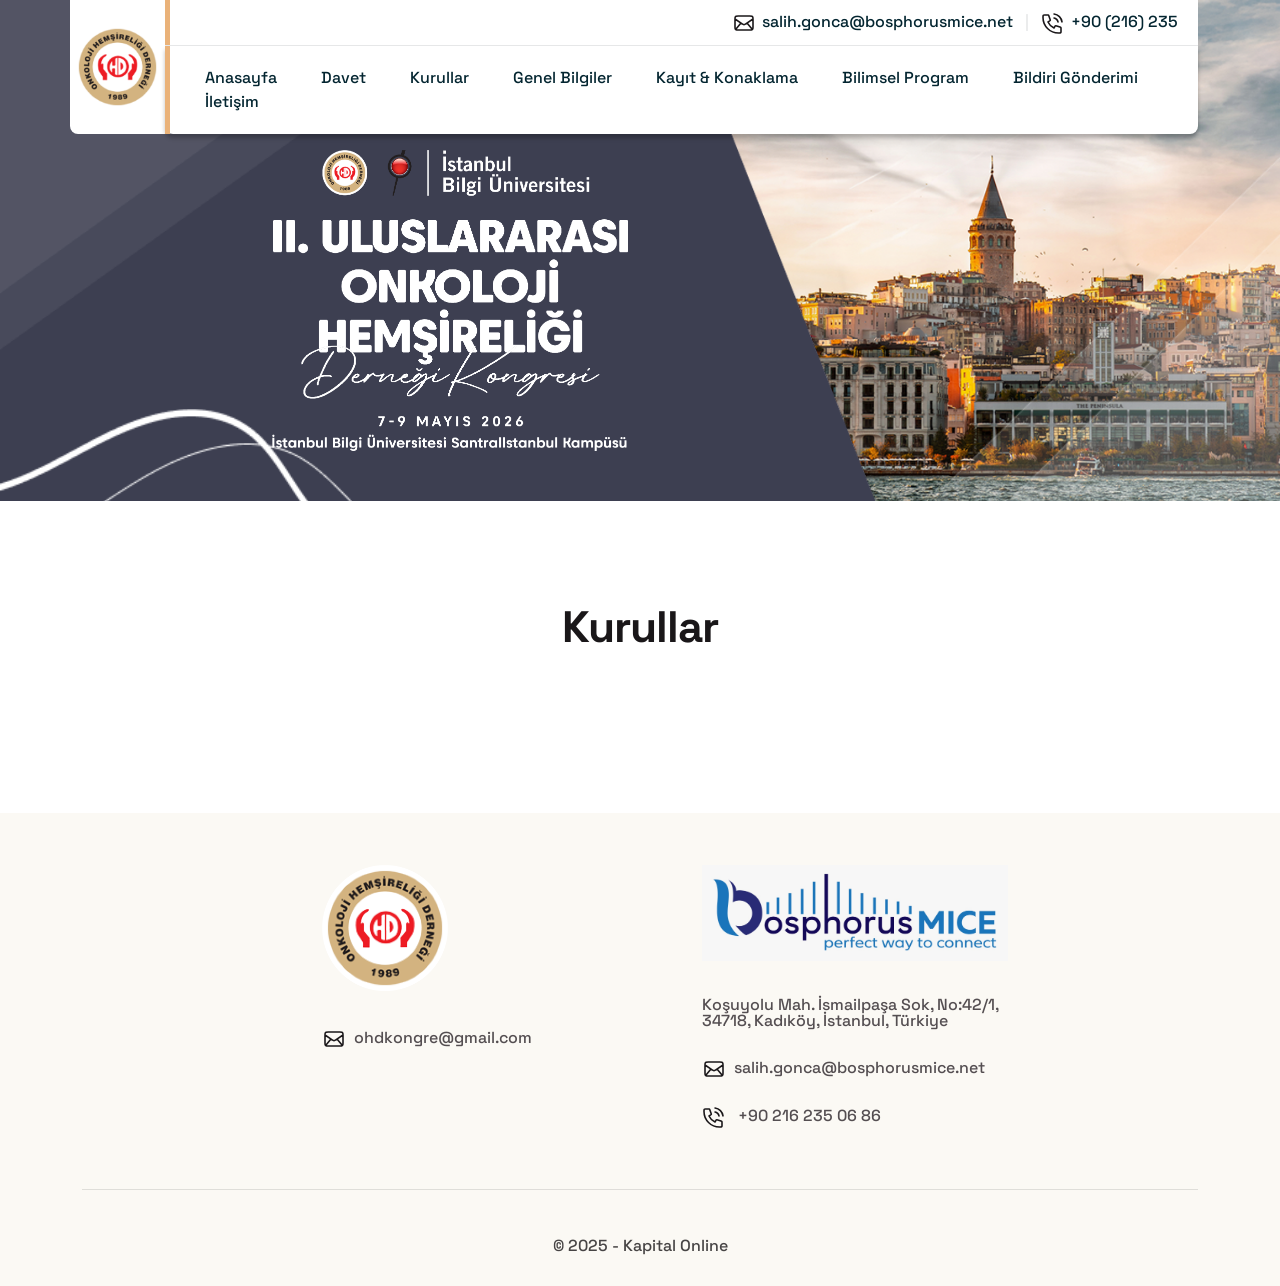
<file: content-page.html>
<!DOCTYPE html>
<html lang="en">
	<head>
		<meta charset="UTF-8" />
		<meta name="viewport" content="width=device-width, initial-scale=1.0" />
		<title>II. Uluslararası Onkoloji Hemşireliği Derneği Kongresi - Content Page</title>

		<!--=====FAB ICON=======-->
		<link rel="shortcut icon" href="assets/img/logo/fav-logo1.png" />

		<!--===== CSS LINK =======-->
		<link rel="stylesheet" href="assets/css/vendor/bootstrap.min.css" />
		<link rel="stylesheet" href="assets/css/vendor/aos.css" />
		<link rel="stylesheet" href="assets/css/vendor/fontawesome.css" />
		<link rel="stylesheet" href="assets/css/vendor/magnific-popup.css" />
		<link rel="stylesheet" href="assets/css/vendor/mobile.css" />
		<link rel="stylesheet" href="assets/css/vendor/owlcarousel.min.css" />
		<link rel="stylesheet" href="assets/css/vendor/sidebar.css" />
		<link rel="stylesheet" href="assets/css/vendor/slick-slider.css" />
		<link rel="stylesheet" href="assets/css/vendor/nice-select.css" />
		<link rel="stylesheet" href="assets/css/vendor/odometer.css" />
		<link rel="stylesheet" href="assets/css/main.css?v=55234" />

		<!--=====  JS SCRIPT LINK =======-->
		<script src="assets/js/vendor/jquery-3.7.1.min.js"></script>
	</head>
	<body class="homepage2-body">
		<!--===== PRELOADER STARTS =======-->
		<div class="preloader">
			<div class="loading-container">
				<div class="loading"></div>
				<div id="loading-icon"><img src="doc/ohd-logo.png" alt="" /></div>
			</div>
		</div>
		<!--===== PRELOADER ENDS =======-->

		<!--===== PAGE PROGRESS START=======-->
		<div class="paginacontainer">
			<div class="progress-wrap">
				<svg class="progress-circle svg-content" width="100%" height="100%" viewBox="-1 -1 102 102">
					<path d="M50,1 a49,49 0 0,1 0,98 a49,49 0 0,1 0,-98" />
				</svg>
			</div>
		</div>
		<!--===== PAGE PROGRESS END=======-->

		<!--=====HEADER START=======-->
		<header>
			<div class="header-area homepage2 header header-sticky d-none d-lg-block" id="header">
				<div class="container">
					<div class="row">
						<div class="col-lg-1" style="padding:0px;">
							<div class="sol-logo" style="background-color: #ffffff; display: flex; align-items: center; height: 100%; border-radius: 0px 0px 0px 8px;">
								<div class="site-logo" style="padding-right: 5px; padding-left: 5px;">
									<a href="#"><img src="doc/ohd-logo.png" alt="" /></a>
								</div>
							</div>
						</div>
						<div class="col-lg-11" style="padding-left:0px;">
							<div class="menu-top-area">
								<div class="top-menu-area">
									<div class="btn-area">
										<ul>
											
										</ul>
									</div>
									<ul>
										<li>
											<a href="mailto:salih.gonca@bosphorusmice.net"><img src="assets/img/icons/mail1.svg" alt="" />salih.gonca@bosphorusmice.net <span> | </span></a>
										</li>
										<li>
											<a href="tel:+902162350686"><img src="assets/img/icons/phn1.svg" alt="" />+90 (216) 235
										</a>
										</li>
									</ul>
								</div>
							</div>
							<div class="header-elements">
								<div class="main-menu">
									<ul>
										<li><a href="index.html">Anasayfa</a></li>
										<li><a href="#">Davet</a></li>
										<li><a href="content-page.html">Kurullar</a></li>
										<li><a href="#">Genel Bilgiler</a></li>
										<li><a href="#">Kayıt & Konaklama</a></li>
										<li><a href="#">Bilimsel Program</a></li>
										<li><a href="#">Bildiri Gönderimi</a></li>
										<li><a href="#">İletişim</a></li>
									</ul>
								</div>
								<div class="body-overlay"></div>
							</div>
						</div>
					</div>
				</div>
			</div>
		</header>
		<!--=====HEADER END =======-->

		<!--===== MOBILE HEADER STARTS =======-->
		<div class="mobile-header mobile-haeder2 d-block d-lg-none">
			<div class="container-fluid">
				<div class="col-12">
					<div class="mobile-header-elements">
						<div class="mobile-logo">
							<a href="#"><img src="doc/ohd-logo.png" alt="" /></a>
						</div>
						<div class="mobile-nav-icon dots-menu">
							<i class="fa-solid fa-bars-staggered"></i>
						</div>
					</div>
				</div>
			</div>
		</div>

		<div class="mobile-sidebar mobile-sidebar2">
			<div class="logosicon-area">
				<div class="logos">
					<img src="doc/ohd-logo.png" alt="" style="max-width: 100px;" />
				</div>
				<div class="menu-close">
					<i class="fa-solid fa-xmark"></i>
				</div>
			</div>
			<div class="mobile-nav mobile-nav1">
				<ul class="mobile-nav-list nav-list1">

					<li><a href="index.html">Anasayfa</a></li>
					<li><a href="#">Davet</a></li>
					<li><a href="content-page.html">Kurullar</a></li>
					<li><a href="#">Genel Bilgiler</a></li>
					<li><a href="#">Kayıt & Konaklama</a></li>
					<li><a href="#">Bilimsel Program</a></li>
					<li><a href="#">Bildiri Gönderimi</a></li>
					<li><a href="#">İletişim</a></li>

				</ul>
			</div>
		</div>
		<!--===== MOBILE HEADER STARTS =======-->

		<!--===== HERO AREA STARTS =======-->
		<div class="hero2-slider-area" style="background-color: #3d3f51">
			<div class="her2-section-area">
				<img src="assets/img/elements/elements9.png" alt="" class="elements9" />
				<img src="assets/img/elements/elements10.png" alt="" class="elements10" />
				<img src="assets/img/elements/elements11.png" alt="" class="elements11" />
				<div class="img1">
					<img src="doc/slider-01.png" alt="" />
				</div>
				<div class="container">
					<div class="row">
						<div class="col-lg-2">
						</div>
						<div class="col-lg-4">
							<div class="hero2-header">
								
								<img src="doc/slider-01-metin.png" alt="" />

								

							</div>
						</div>
						<!--
						<div class="col-lg-3">
							<div class="arrow-btn">
								<div class="about-btnarea">
									<img src="doc/logolar.png" style="max-width: 645px;">
								</div>
							</div>
						</div>
					-->
					</div>
				</div>
			</div>

		</div>
		<div class="testimonial-arrows">
			<div class="testimonial-prev-arrow">
				<button><i class="fa-solid fa-angle-left"></i></button>
			</div>
			<div class="testimonial-next-arrow">
				<button><i class="fa-solid fa-angle-right"></i></button>
			</div>
		</div>
		<!--===== HERO AREA ENDS =======-->

		<!--===== EVENT AREA STARTS =======-->
		<div class="event-team-area sp1">
			<div class="container">
				<div class="row">
					<div class="col-lg-6 m-auto">
						<div class="heading2 text-center space-margin60">
							<h2>Kurullar</h2>
						</div>
					</div>
				</div>
				
			</div>
		</div>
		<!--===== EVENT AREA ENDS =======-->

		

		

		<!--===== FOOTER AREA STARTS =======-->
		<div class="footer1-sertion-area">
			<div class="container">
				<div class="row justify-content-md-center">
					<div class="col-lg-4 col-md-6">
						<div class="link-content2">

							<div class="space12"></div>
							<img src="doc/ohd-logo.png" alt="" style="max-height: 126px;" />
							<div class="space12"></div>
							<ul>
								
								<li>
									<a href="mailto:turkcocukgastro@gmail.com"><img src="assets/img/icons/mail1.svg" alt="" />ohdkongre@gmail.com</a>
								</li>
							</ul>
						</div>
					</div>
					<div class="col-lg-4 col-md-6">
						<div class="link-content2">
							<div class="space12"></div>
							<img src="doc/bosphorusmice.jpeg" alt="" />
							<div class="space12"></div>
							<ul>
								<li>
									<a href="#">Koşuyolu Mah. İsmailpaşa Sok, No:42/1, 34718, Kadıköy, İstanbul, Türkiye</a>
								</li>
								<li>
									<a href="mailto:salih.gonca@bosphorusmice.net"><img src="assets/img/icons/mail1.svg" alt="" />salih.gonca@bosphorusmice.net</a>
								</li>
								<li>
									<a href="tel:+902162350686"><img src="assets/img/icons/phn1.svg" alt="" /> +90 216 235 06 86</a>
								</li>
								
							</ul>
						</div>
					</div>
				</div>
				<div class="space60"></div>
				<div class="row">
					<div class="col-lg-12">
						<div class="copyright">
							<p><a href="https://ko.com.tr/" target="_blank">&copy; 2025 - Kapital Online</a>
							</p>
						</div>
					</div>
				</div>
			</div>
		</div>
		<!--===== FOOTER AREA ENDS =======-->

		<!--===== JS SCRIPT LINK =======-->
		<script src="assets/js/vendor/bootstrap.min.js"></script>
		<script src="assets/js/vendor/fontawesome.js"></script>
		<script src="assets/js/vendor/aos.js"></script>
		<script src="assets/js/vendor/jquery.appear.js"></script>
		<script src="assets/js/vendor/jquery.odometer.min.js"></script>
		<script src="assets/js/vendor/sidebar.js"></script>
		<script src="assets/js/vendor/magnific-popup.js"></script>
		<script src="assets/js/vendor/gsap.min.js"></script>
		<script src="assets/js/vendor/ScrollTrigger.min.js"></script>
		<script src="assets/js/vendor/Splitetext.js"></script>
		<script src="assets/js/vendor/mobilemenu.js"></script>
		<script src="assets/js/vendor/owlcarousel.min.js"></script>
		<script src="assets/js/vendor/nice-select.js"></script>
		<script src="assets/js/vendor/waypoints.js"></script>
		<script src="assets/js/vendor/slick-slider.js"></script>
		<script src="assets/js/vendor/circle-progress.js"></script>
		<script src="assets/js/main.js"></script>
	</body>
</html>
</file>
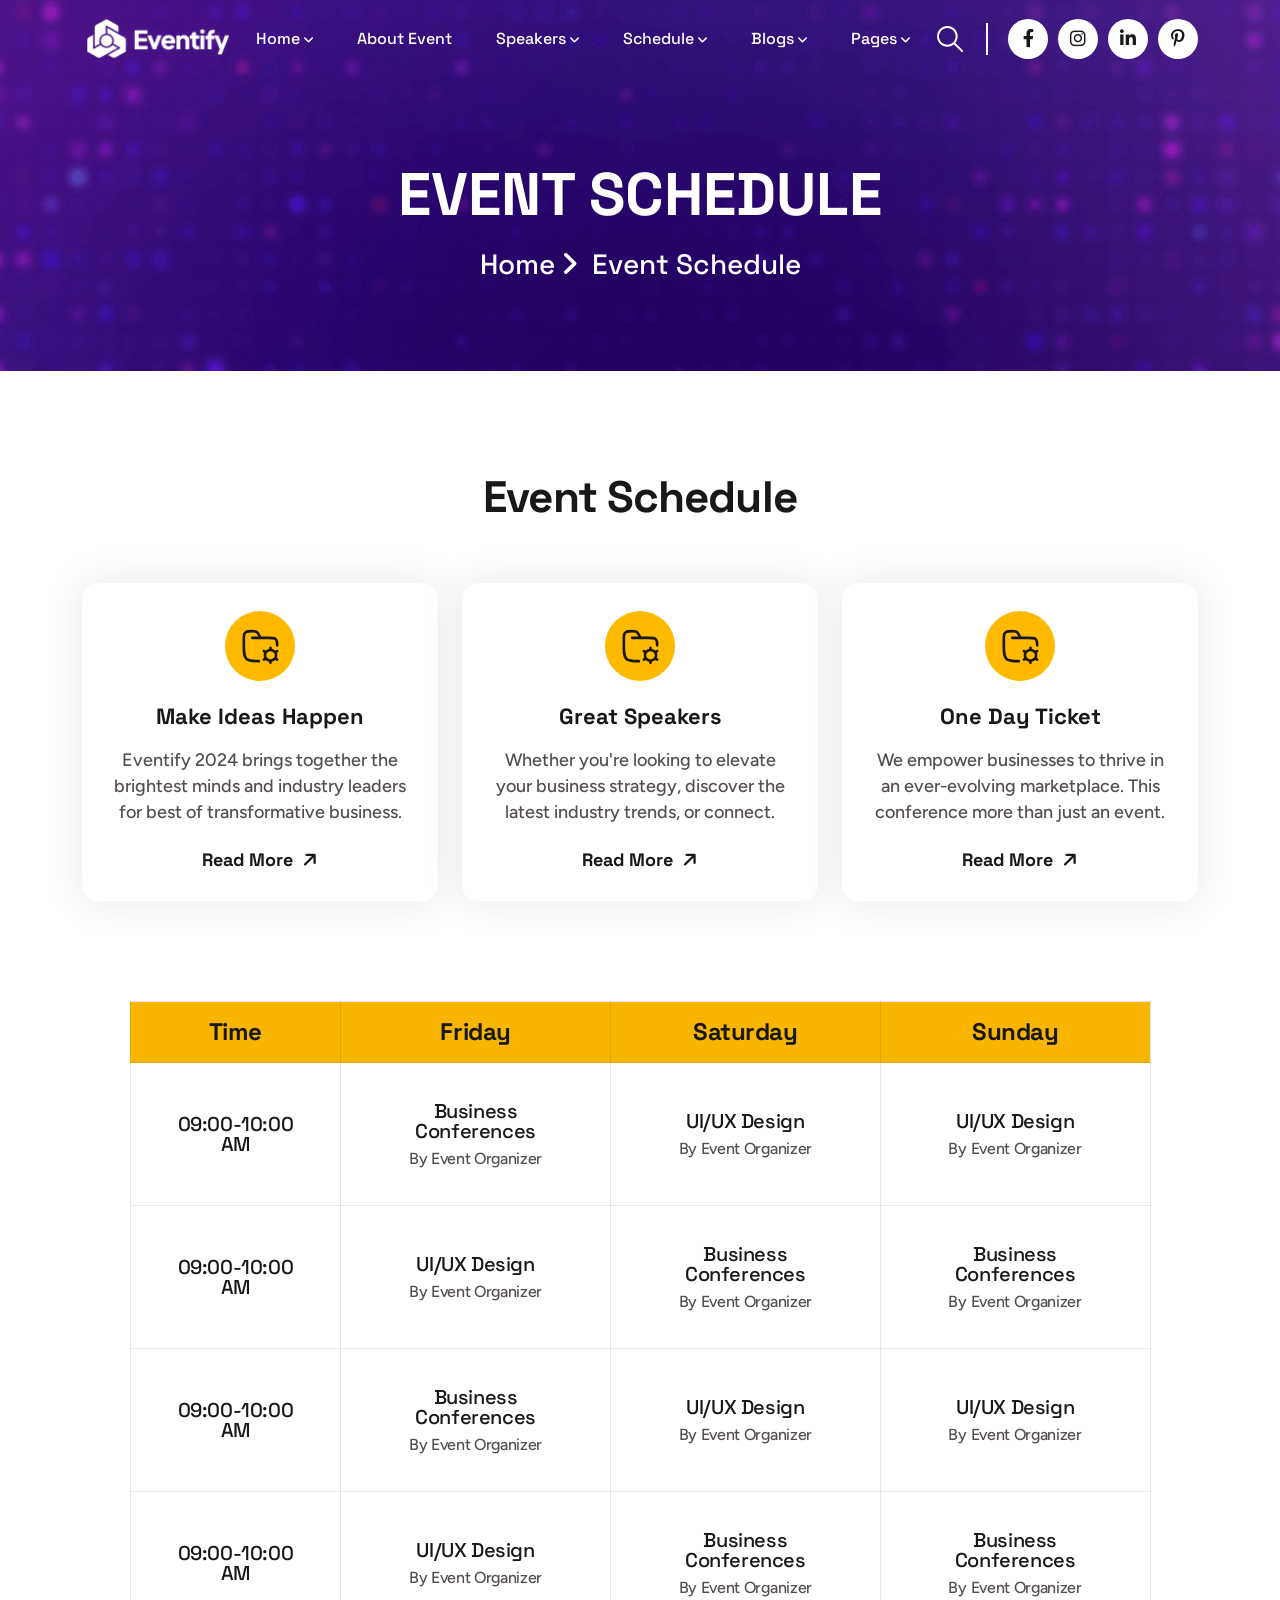
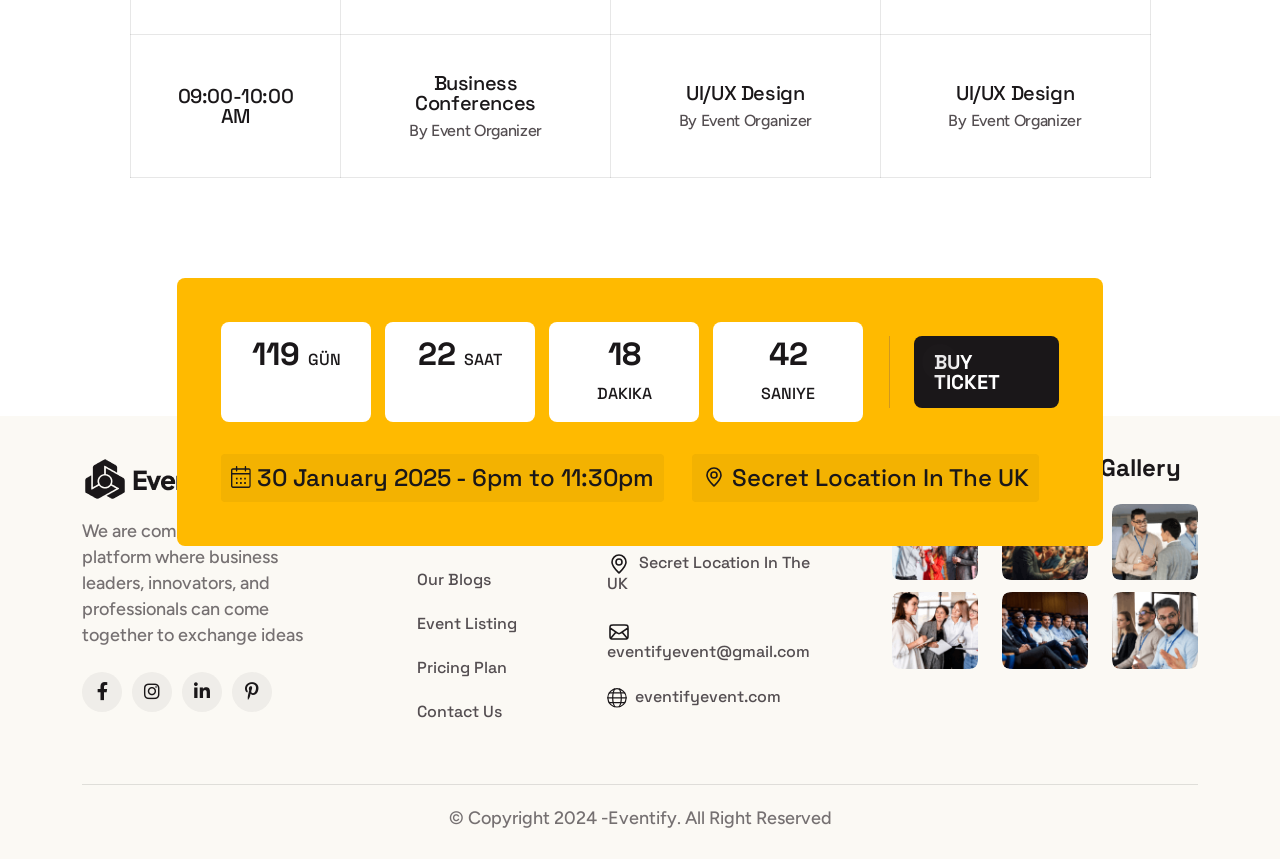
<file: event-schedule.html>
<!DOCTYPE html>
<html lang="en">
	<head>
		<meta charset="UTF-8" />
		<meta name="viewport" content="width=device-width, initial-scale=1.0" />
		<title>Eventify- Event And Conference Theme</title>

		<!--=====FAB ICON=======-->
		<link rel="shortcut icon" href="assets/img/logo/fav-logo1.png" />

		<!--===== CSS LINK =======-->
		<link rel="stylesheet" href="assets/css/vendor/bootstrap.min.css" />
		<link rel="stylesheet" href="assets/css/vendor/aos.css" />
		<link rel="stylesheet" href="assets/css/vendor/fontawesome.css" />
		<link rel="stylesheet" href="assets/css/vendor/magnific-popup.css" />
		<link rel="stylesheet" href="assets/css/vendor/mobile.css" />
		<link rel="stylesheet" href="assets/css/vendor/owlcarousel.min.css" />
		<link rel="stylesheet" href="assets/css/vendor/sidebar.css" />
		<link rel="stylesheet" href="assets/css/vendor/slick-slider.css" />
		<link rel="stylesheet" href="assets/css/vendor/nice-select.css" />
		<link rel="stylesheet" href="assets/css/vendor/odometer.css" />
		<link rel="stylesheet" href="assets/css/main.css" />

		<!--=====  JS SCRIPT LINK =======-->
		<script src="assets/js/vendor/jquery-3.7.1.min.js"></script>
	</head>
	<body class="homepage1-body">
		<!-- Popup Section -->
		<div id="popup" class="popup-overlay d-none">
			<div class="popup-content">
				<span class="close-btn" id="close-popup">&times;</span>
				<div class="popup-icon">
					<img src="assets/img/logo/popup-logo.png" alt="" />
				</div>
				<div class="space32"></div>
				<div class="heading2">
					<h2>Grow your business with our agency</h2>
					<div class="space8"></div>
					<ul>
						<li><img src="assets/img/icons/check3.svg" alt="" />Elevate User Experience Expertise</li>
						<li><img src="assets/img/icons/check3.svg" alt="" /> Elevate Your UI/UX Skills Designer</li>
						<li><img src="assets/img/icons/check3.svg" alt="" />Join Leading UI/UX Event the Year</li>
					</ul>
				</div>
				<div class="space50"></div>
				<a class="vl-btn2" href="contact.html"
					><span class="demo">Buy Ticket Now</span><span class="arrow"><i class="fa-solid fa-arrow-right"></i></span>
				</a>
				<p class="no-thanks">No thanks</p>
			</div>
		</div>
		<!--===== PRELOADER STARTS =======-->
		<div class="preloader">
			<div class="loading-container">
				<div class="loading"></div>
				<div id="loading-icon"><img src="assets/img/logo/preloader.png" alt="" /></div>
			</div>
		</div>
		<!--===== PRELOADER ENDS =======-->

		<!--===== PAGE PROGRESS START=======-->
		<div class="paginacontainer">
			<div class="progress-wrap">
				<svg class="progress-circle svg-content" width="100%" height="100%" viewBox="-1 -1 102 102">
					<path d="M50,1 a49,49 0 0,1 0,98 a49,49 0 0,1 0,-98" />
				</svg>
			</div>
		</div>
		<!--===== PAGE PROGRESS END=======-->

		<!--=====HEADER START=======-->
		<header>
			<div class="header-area homepage1 header header-sticky d-none d-lg-block" id="header">
				<div class="container">
					<div class="row">
						<div class="col-lg-12">
							<div class="header-elements">
								<div class="site-logo">
									<a href="index.html"><img src="assets/img/logo/logo1.png" alt="" /></a>
								</div>
								<div class="main-menu">
									<ul>
										<li>
											<a href="#">Home <i class="fa-solid fa-angle-down"></i></a>
											<div class="tp-submenu">
												<div class="row">
													<div class="col-lg-12">
														<div class="all-images-menu">
															<div class="homemenu-thumb">
																<div class="img1">
																	<img src="assets/img/all-images/demo/demo-img1.png" alt="" />
																</div>
																<div class="homemenu-btn">
																	<a class="vl-btn1" href="index.html">View Demo </a>
																</div>
																<div class="homemenu-text">
																	<a href="index.html">Eventify-Homepage 01</a>
																</div>
															</div>

															<div class="homemenu-thumb">
																<div class="img1">
																	<img src="assets/img/all-images/demo/demo-img2.png" alt="" />
																</div>
																<div class="homemenu-btn">
																	<a class="vl-btn1" href="index2.html">View Demo </a>
																</div>
																<div class="homemenu-text">
																	<a href="index2.html">Eventify-Homepage 02</a>
																</div>
															</div>

															<div class="homemenu-thumb">
																<div class="img1">
																	<img src="assets/img/all-images/demo/demo-img3.png" alt="" />
																</div>
																<div class="homemenu-btn">
																	<a class="vl-btn1" href="index3.html">View Demo </a>
																</div>
																<div class="homemenu-text">
																	<a href="index3.html">Eventify-Homepage 03</a>
																</div>
															</div>

															<div class="homemenu-thumb">
																<div class="img1">
																	<img src="assets/img/all-images/demo/demo-img4.png" alt="" />
																</div>
																<div class="homemenu-btn">
																	<a class="vl-btn1" href="index4.html">View Demo </a>
																</div>
																<div class="homemenu-text">
																	<a href="index4.html">Eventify-Homepage 04</a>
																</div>
															</div>

															<div class="homemenu-thumb" style="margin: 0">
																<div class="img1">
																	<img src="assets/img/all-images/demo/demo-img5.png" alt="" />
																</div>
																<div class="homemenu-btn">
																	<a class="vl-btn1" href="index5.html">View Demo </a>
																</div>
																<div class="homemenu-text">
																	<a href="index5.html">Eventify-Homepage 05</a>
																</div>
															</div>
														</div>

														<div class="all-images-menu">
															<div class="homemenu-thumb">
																<div class="img1">
																	<img src="assets/img/all-images/demo/demo-img6.png" alt="" />
																</div>
																<div class="homemenu-btn">
																	<a class="vl-btn1" href="index6.html">View Demo </a>
																</div>
																<div class="homemenu-text">
																	<a href="index6.html">Eventify-Homepage 06</a>
																</div>
															</div>

															<div class="homemenu-thumb">
																<div class="img1">
																	<img src="assets/img/all-images/demo/demo-img7.png" alt="" />
																</div>
																<div class="homemenu-btn">
																	<a class="vl-btn1" href="index7.html">View Demo </a>
																</div>
																<div class="homemenu-text">
																	<a href="index7.html">Eventify-Homepage 07</a>
																</div>
															</div>

															<div class="homemenu-thumb">
																<div class="img1">
																	<img src="assets/img/all-images/demo/demo-img8.png" alt="" />
																</div>
																<div class="homemenu-btn">
																	<a class="vl-btn1" href="index8.html">View Demo </a>
																</div>
																<div class="homemenu-text">
																	<a href="index8.html">Eventify-Homepage 08</a>
																</div>
															</div>

															<div class="homemenu-thumb">
																<div class="img1">
																	<img src="assets/img/all-images/demo/demo-img9.png" alt="" />
																</div>
																<div class="homemenu-btn">
																	<a class="vl-btn1" href="index9.html">View Demo </a>
																</div>
																<div class="homemenu-text">
																	<a href="index9.html">Eventify-Homepage 09</a>
																</div>
															</div>

															<div class="homemenu-thumb" style="margin: 0">
																<div class="img1">
																	<img src="assets/img/all-images/demo/demo-img10.png" alt="" />
																</div>
																<div class="homemenu-btn">
																	<a class="vl-btn1" href="index10.html">View Demo </a>
																</div>
																<div class="homemenu-text">
																	<a href="index10.html">Eventify-Homepage 10</a>
																</div>
															</div>
														</div>
													</div>
												</div>
											</div>
										</li>
										<li><a href="about.html">About Event</a></li>
										<li>
											<a href="#">Speakers <i class="fa-solid fa-angle-down"></i></a>
											<ul class="dropdown-padding">
												<li><a href="speakers.html">Speakers</a></li>
												<li><a href="speakers-single.html">Speakers Details</a></li>
											</ul>
										</li>

										<li>
											<a href="#">Schedule <i class="fa-solid fa-angle-down"></i></a>
											<ul class="dropdown-padding">
												<li><a href="event.html">Our Event</a></li>
												<li><a href="event-schedule.html">Event Schedule</a></li>
												<li><a href="event-single.html">Event Details</a></li>
											</ul>
										</li>
										<li>
											<a href="#">Blogs <i class="fa-solid fa-angle-down"></i></a>
											<ul class="dropdown-padding">
												<li><a href="blog.html">Our Blog</a></li>
												<li><a href="blog-single.html">Blog Details</a></li>
											</ul>
										</li>
										<li>
											<a href="#">Pages <i class="fa-solid fa-angle-down"></i></a>
											<ul class="dropdown-padding">
												<li><a href="memories.html">Our Memories</a></li>
												<li><a href="pricing-plan.html">Pricing Plan</a></li>
												<li><a href="faq.html">FAQ,s</a></li>
												<li><a href="contact.html">Contact Us</a></li>
											</ul>
										</li>
									</ul>
								</div>
								<div class="btn-area">
									<div class="search-icon header__search header-search-btn">
										<a href="#"><img src="assets/img/icons/search1.svg" alt="" /></a>
									</div>
									<ul>
										<li>
											<a href="#"><i class="fa-brands fa-facebook-f"></i></a>
										</li>
										<li>
											<a href="#"><i class="fa-brands fa-instagram"></i></a>
										</li>
										<li>
											<a href="#"><i class="fa-brands fa-linkedin-in"></i></a>
										</li>
										<li>
											<a href="#" class="m-0"><i class="fa-brands fa-pinterest-p"></i></a>
										</li>
									</ul>
								</div>

								<div class="header-search-form-wrapper">
									<div class="tx-search-close tx-close"><i class="fa-solid fa-xmark"></i></div>
									<div class="header-search-container">
										<form role="search" class="search-form">
											<input type="search" class="search-field" placeholder="Search …" value="" name="s" />
											<button type="submit" class="search-submit"><img src="assets/img/icons/search1.svg" alt="" /></button>
										</form>
									</div>
								</div>
								<div class="body-overlay"></div>
							</div>
						</div>
					</div>
				</div>
			</div>
		</header>
		<!--=====HEADER END =======-->

		<!--===== MOBILE HEADER STARTS =======-->
		<div class="mobile-header mobile-haeder1 d-block d-lg-none">
			<div class="container-fluid">
				<div class="col-12">
					<div class="mobile-header-elements">
						<div class="mobile-logo">
							<a href="index.html"><img src="assets/img/logo/logo1.png" alt="" /></a>
						</div>
						<div class="mobile-nav-icon dots-menu">
							<i class="fa-solid fa-bars-staggered"></i>
						</div>
					</div>
				</div>
			</div>
		</div>

		<div class="mobile-sidebar mobile-sidebar1">
			<div class="logosicon-area">
				<div class="logos">
					<img src="assets/img/logo/logo2.png" alt="" />
				</div>
				<div class="menu-close">
					<i class="fa-solid fa-xmark"></i>
				</div>
			</div>
			<div class="mobile-nav mobile-nav1">
				<ul class="mobile-nav-list nav-list1">
					<li>
						<a href="#">Home </a>
						<ul class="sub-menu">
							<li><a href="index.html">Home One</a></li>
							<li><a href="index2.html">Home Two</a></li>
							<li><a href="index3.html">Home Three</a></li>
							<li><a href="index4.html">Home Four</a></li>
							<li><a href="index5.html">Home Five</a></li>
							<li><a href="index6.html">Home Six</a></li>
							<li><a href="index7.html">Home Seven</a></li>
							<li><a href="index8.html">Home Eight</a></li>
							<li><a href="index9.html">Home Nine</a></li>
							<li><a href="index10.html">Home Ten</a></li>
						</ul>
					</li>
					<li><a href="about.html">About Event</a></li>
					<li>
						<a href="features.html">Speakers</a>
						<ul class="sub-menu">
							<li><a href="speakers.html">Speakers</a></li>
							<li><a href="speakers-single.html">Speakers Details</a></li>
						</ul>
					</li>
					<li>
						<a href="features.html">Schedule</a>
						<ul class="sub-menu">
							<li><a href="event.html">Our Event</a></li>
							<li><a href="event-schedule.html">Event Schedule</a></li>
							<li><a href="event-single.html">Event Details</a></li>
						</ul>
					</li>
					<li>
						<a href="#">Blogs</a>
						<ul class="sub-menu">
							<li><a href="blog.html">Our Blog</a></li>
							<li><a href="blog-single.html">Blog Details</a></li>
						</ul>
					</li>
					<li>
						<a href="#">Pages</a>
						<ul class="sub-menu">
							<li><a href="memories.html">Our Memories</a></li>
							<li><a href="pricing-plan.html">Pricing Plan</a></li>
							<li><a href="faq.html">FAQ,s</a></li>
							<li><a href="contact.html">Contact Us</a></li>
						</ul>
					</li>
					<li><a href="contact.html">Contact Us</a></li>
				</ul>
				<div class="allmobilesection">
					<a href="contact.html" class="vl-btn1">Contact Now</a>
					<div class="single-footer">
						<h3>Contact Info</h3>
						<div class="footer1-contact-info">
							<div class="contact-info-single">
								<div class="contact-info-icon">
									<span><i class="fa-solid fa-phone-volume"></i></span>
								</div>
								<div class="contact-info-text">
									<a href="tel:+3(924)4596512">+3(924)4596512</a>
								</div>
							</div>
							<div class="contact-info-single">
								<div class="contact-info-icon">
									<span><i class="fa-solid fa-envelope"></i></span>
								</div>
								<div class="contact-info-text">
									<a href="mailto:info@example.com">info@example.com</a>
								</div>
							</div>
							<div class="single-footer">
								<h3>Our Location</h3>
								<div class="contact-info-single">
									<div class="contact-info-icon">
										<span><i class="fa-solid fa-location-dot"></i></span>
									</div>
									<div class="contact-info-text">
										<a href="mailto:info@example.com"
											>55 East Birchwood Ave.Brooklyn, <br />
											New York 11201,United States</a
										>
									</div>
								</div>
							</div>
							<div class="single-footer">
								<h3>Social Links</h3>
								<div class="social-links-mobile-menu">
									<ul>
										<li>
											<a href="#"><i class="fa-brands fa-facebook-f"></i></a>
										</li>
										<li>
											<a href="#"><i class="fa-brands fa-instagram"></i></a>
										</li>
										<li>
											<a href="#"><i class="fa-brands fa-linkedin-in"></i></a>
										</li>
										<li>
											<a href="#"><i class="fa-brands fa-youtube"></i></a>
										</li>
									</ul>
								</div>
							</div>
						</div>
					</div>
				</div>
			</div>
		</div>
		<!--===== MOBILE HEADER STARTS =======-->

		<!--===== HERO AREA STARTS =======-->
		<div class="inner-page-header" style="background-image: url(assets/img/bg/header-bg10.png)">
			<div class="container">
				<div class="row">
					<div class="col-lg-6 m-auto">
						<div class="heading1 text-center">
							<h1>Event Schedule</h1>
							<div class="space20"></div>
							<a href="index.html">Home <i class="fa-solid fa-angle-right"></i> <span>Event Schedule</span></a>
						</div>
					</div>
				</div>
			</div>
		</div>
		<!--===== HERO AREA ENDS =======-->

		<!--===== OTHERS AREA STARTS =======-->
		<div class="choose-section-area sp2">
			<div class="container">
				<div class="row">
					<div class="col-lg-4 m-auto">
						<div class="heading2 text-center space-margin60">
							<h2>Event Schedule</h2>
						</div>
					</div>
				</div>
				<div class="row">
					<div class="col-lg-4 col-md-6">
						<div class="choose-widget-boxarea">
							<div class="icons">
								<img src="assets/img/icons/choose-icons1.svg" alt="" />
							</div>
							<div class="space24"></div>
							<div class="content-area">
								<a href="event-single.html">Make Ideas Happen</a>
								<div class="space16"></div>
								<p>Eventify 2024 brings together the brightest minds and industry leaders for best of transformative business.</p>
								<div class="space24"></div>
								<a href="event-single.html" class="readmore">Read More <i class="fa-solid fa-arrow-right"></i></a>
							</div>
						</div>
					</div>

					<div class="col-lg-4 col-md-6">
						<div class="choose-widget-boxarea">
							<div class="icons">
								<img src="assets/img/icons/choose-icons1.svg" alt="" />
							</div>
							<div class="space24"></div>
							<div class="content-area">
								<a href="event-single.html">Great Speakers</a>
								<div class="space16"></div>
								<p>Whether you're looking to elevate your business strategy, discover the latest industry trends, or connect.</p>
								<div class="space24"></div>
								<a href="event-single.html" class="readmore">Read More <i class="fa-solid fa-arrow-right"></i></a>
							</div>
						</div>
					</div>

					<div class="col-lg-4 col-md-6">
						<div class="choose-widget-boxarea">
							<div class="icons">
								<img src="assets/img/icons/choose-icons1.svg" alt="" />
							</div>
							<div class="space24"></div>
							<div class="content-area">
								<a href="event-single.html">One Day Ticket</a>
								<div class="space16"></div>
								<p>We empower businesses to thrive in an ever-evolving marketplace. This conference more than just an event.</p>
								<div class="space24"></div>
								<a href="event-single.html" class="readmore">Read More <i class="fa-solid fa-arrow-right"></i></a>
							</div>
						</div>
					</div>
				</div>
			</div>
		</div>
		<!--===== OTHERS AREA ENDS =======-->

		<!--===== EVENT AREA STARTS =======-->
		<div class="schedule-section-area sp10">
			<div class="container">
				<div class="row">
					<div class="col-lg-11 m-auto">
						<div class="schedule">
							<table>
								<thead>
									<tr>
										<th>Time</th>
										<th>Friday</th>
										<th>Saturday</th>
										<th>Sunday</th>
									</tr>
								</thead>
								<tbody>
									<tr>
										<td>09:00-10:00 AM</td>
										<td>Business Conferences<br /><span>By Event Organizer</span></td>
										<td>UI/UX Design<br /><span>By Event Organizer</span></td>
										<td>UI/UX Design<br /><span>By Event Organizer</span></td>
									</tr>
									<tr>
										<td>09:00-10:00 AM</td>
										<td>UI/UX Design<br /><span>By Event Organizer</span></td>
										<td>Business Conferences<br /><span>By Event Organizer</span></td>
										<td>Business Conferences<br /><span>By Event Organizer</span></td>
									</tr>
									<tr>
										<td>09:00-10:00 AM</td>
										<td>Business Conferences<br /><span>By Event Organizer</span></td>
										<td>UI/UX Design<br /><span>By Event Organizer</span></td>
										<td>UI/UX Design<br /><span>By Event Organizer</span></td>
									</tr>
									<tr>
										<td>09:00-10:00 AM</td>
										<td>UI/UX Design<br /><span>By Event Organizer</span></td>
										<td>Business Conferences<br /><span>By Event Organizer</span></td>
										<td>Business Conferences<br /><span>By Event Organizer</span></td>
									</tr>
									<tr>
										<td>09:00-10:00 AM</td>
										<td>Business Conferences<br /><span>By Event Organizer</span></td>
										<td>UI/UX Design<br /><span>By Event Organizer</span></td>
										<td>UI/UX Design<br /><span>By Event Organizer</span></td>
									</tr>
								</tbody>
							</table>
						</div>
					</div>
				</div>
			</div>
		</div>
		<!--===== EVENT AREA ENDS =======-->

		<!--===== CTA AREA STARTS =======-->
		<div class="cta1-section-area d-lg-block d-block">
			<div class="container">
				<div class="row">
					<div class="col-lg-10 m-auto">
						<div class="cta1-main-boxarea">
							<div class="timer-btn-area">
								<div class="timer">
									<div class="time-box">
										<span id="days1" class="time-value">119</span>
										<br />
									</div>
									<div class="space14"></div>
									<div class="time-box">
										<span id="hours1" class="time-value">22</span>
										<br />
									</div>
									<div class="space14"></div>
									<div class="time-box">
										<span id="minutes1" class="time-value">18</span>
										<br />
									</div>
									<div class="space14"></div>
									<div class="time-box" style="margin: 0 26px 0 0">
										<span id="seconds1" class="time-value">44</span>
										<br />
									</div>
								</div>
								<div class="btn-area1">
									<a href="pricing-plan.html" class="vl-btn1">Buy Ticket</a>
								</div>
							</div>
							<ul>
								<li>
									<a href="#"><img src="assets/img/icons/calender1.svg" alt="" />30 January 2025 - 6pm to 11:30pm</a>
								</li>
								<li class="m-0">
									<a href="#"><img src="assets/img/icons/location1.svg" alt="" />Secret Location In The UK</a>
								</li>
							</ul>
						</div>
					</div>
				</div>
			</div>
		</div>
		<!--===== CTA AREA ENDS =======-->

		<!--===== CTA AREA STARTS =======-->
		<div class="cta1-section-area d-lg-none d-block">
			<div class="container">
				<div class="row">
					<div class="col-lg-10 m-auto">
						<div class="cta1-main-boxarea">
							<div class="timer-btn-area">
								<div class="timer">
									<div class="time-box">
										<span id="days" class="time-value">119</span>
										<br />
									</div>
									<div class="space14"></div>
									<div class="time-box">
										<span id="hours" class="time-value">22</span>
										<br />
									</div>
									<div class="space14"></div>
									<div class="time-box">
										<span id="minutes" class="time-value">18</span>
										<br />
									</div>
									<div class="space14"></div>
									<div class="time-box" style="margin: 0 26px 0 0">
										<span id="seconds" class="time-value">44</span>
										<br />
									</div>
								</div>
								<div class="btn-area1">
									<a href="pricing-plan.html" class="vl-btn1">Buy Ticket</a>
								</div>
							</div>
							<ul>
								<li>
									<a href="#"><img src="assets/img/icons/calender1.svg" alt="" />30 January 2025 - 6pm to 11:30pm</a>
								</li>
								<li class="m-0">
									<a href="#"><img src="assets/img/icons/location1.svg" alt="" />Secret Location In The UK</a>
								</li>
							</ul>
						</div>
					</div>
				</div>
			</div>
		</div>
		<!--===== CTA AREA ENDS =======-->

		<!--===== FOOTER AREA STARTS =======-->
		<div class="footer1-sertion-area">
			<div class="container">
				<div class="row">
					<div class="col-lg-3 col-md-6">
						<div class="footer-logo-area">
							<img src="assets/img/logo/logo2.png" alt="" />
							<div class="space16"></div>
							<p>We are committed to creating a platform where business leaders, innovators, and professionals can come together to exchange ideas</p>
							<div class="space24"></div>
							<ul>
								<li>
									<a href="#"><i class="fa-brands fa-facebook-f"></i></a>
								</li>
								<li>
									<a href="#"><i class="fa-brands fa-instagram"></i></a>
								</li>
								<li>
									<a href="#"><i class="fa-brands fa-linkedin-in"></i></a>
								</li>
								<li>
									<a href="#" class="m-0"><i class="fa-brands fa-pinterest-p"></i></a>
								</li>
							</ul>
						</div>
					</div>
					<div class="col-lg-2 col-md-6">
						<div class="link-content">
							<h3>Quick Links</h3>
							<ul>
								<li><a href="about.html">About Us</a></li>
								<li><a href="blog.html">Our Blogs</a></li>
								<li><a href="event.html">Event Listing</a></li>
								<li><a href="pricing-plan.html">Pricing Plan</a></li>
								<li><a href="contact.html">Contact Us</a></li>
							</ul>
						</div>
					</div>

					<div class="col-lg-3 col-md-6">
						<div class="link-content2">
							<h3>Contact Us</h3>
							<ul>
								<li>
									<a href="tel:+11234567890"><img src="assets/img/icons/phn1.svg" alt="" />+1 123 456 7890</a>
								</li>
								<li>
									<a href="#"><img src="assets/img/icons/location1.svg" alt="" />Secret Location In The UK</a>
								</li>
								<li>
									<a href="mailto:eventifyevent@gmail.com"><img src="assets/img/icons/mail1.svg" alt="" />eventifyevent@gmail.com</a>
								</li>
								<li>
									<a href="#"> <img src="assets/img/icons/world1.svg" alt="" />eventifyevent.com</a>
								</li>
							</ul>
						</div>
					</div>
					<div class="col-lg-4 col-md-6">
						<div class="footer-social-box">
							<h3>Our Recent Event Gallery</h3>
							<div class="space12"></div>
							<div class="row">
								<div class="col-lg-4 col-md-4 col-4">
									<div class="img1">
										<img src="assets/img/all-images/footer/footer-img1.png" alt="" />
										<div class="icons">
											<a href="#"><i class="fa-brands fa-instagram"></i></a>
										</div>
									</div>
								</div>
								<div class="col-lg-4 col-md-4 col-4">
									<div class="img1">
										<img src="assets/img/all-images/footer/footer-img2.png" alt="" />
										<div class="icons">
											<a href="#"><i class="fa-brands fa-instagram"></i></a>
										</div>
									</div>
								</div>
								<div class="col-lg-4 col-md-4 col-4">
									<div class="img1">
										<img src="assets/img/all-images/footer/footer-img3.png" alt="" />
										<div class="icons">
											<a href="#"><i class="fa-brands fa-instagram"></i></a>
										</div>
									</div>
								</div>
								<div class="col-lg-4 col-md-4 col-4">
									<div class="img1">
										<img src="assets/img/all-images/footer/footer-img4.png" alt="" />
										<div class="icons">
											<a href="#"><i class="fa-brands fa-instagram"></i></a>
										</div>
									</div>
								</div>
								<div class="col-lg-4 col-md-4 col-4">
									<div class="img1">
										<img src="assets/img/all-images/footer/footer-img5.png" alt="" />
										<div class="icons">
											<a href="#"><i class="fa-brands fa-instagram"></i></a>
										</div>
									</div>
								</div>
								<div class="col-lg-4 col-md-4 col-4">
									<div class="img1">
										<img src="assets/img/all-images/footer/footer-img6.png" alt="" />
										<div class="icons">
											<a href="#"><i class="fa-brands fa-instagram"></i></a>
										</div>
									</div>
								</div>
							</div>
						</div>
					</div>
				</div>
				<div class="space60"></div>
				<div class="row">
					<div class="col-lg-12">
						<div class="copyright">
							<p>&copy; Copyright 2024 -Eventify. All Right Reserved</p>
						</div>
					</div>
				</div>
			</div>
		</div>
		<!--===== FOOTER AREA ENDS =======-->

		<!--===== JS SCRIPT LINK =======-->
		<script src="assets/js/vendor/bootstrap.min.js"></script>
		<script src="assets/js/vendor/fontawesome.js"></script>
		<script src="assets/js/vendor/aos.js"></script>
		<script src="assets/js/vendor/jquery.appear.js"></script>
		<script src="assets/js/vendor/jquery.odometer.min.js"></script>
		<script src="assets/js/vendor/sidebar.js"></script>
		<script src="assets/js/vendor/magnific-popup.js"></script>
		<script src="assets/js/vendor/gsap.min.js"></script>
		<script src="assets/js/vendor/ScrollTrigger.min.js"></script>
		<script src="assets/js/vendor/Splitetext.js"></script>
		<script src="assets/js/vendor/mobilemenu.js"></script>
		<script src="assets/js/vendor/owlcarousel.min.js"></script>
		<script src="assets/js/vendor/nice-select.js"></script>
		<script src="assets/js/vendor/waypoints.js"></script>
		<script src="assets/js/vendor/slick-slider.js"></script>
		<script src="assets/js/vendor/circle-progress.js"></script>
		<script src="assets/js/main.js"></script>
	</body>
</html>
</file>
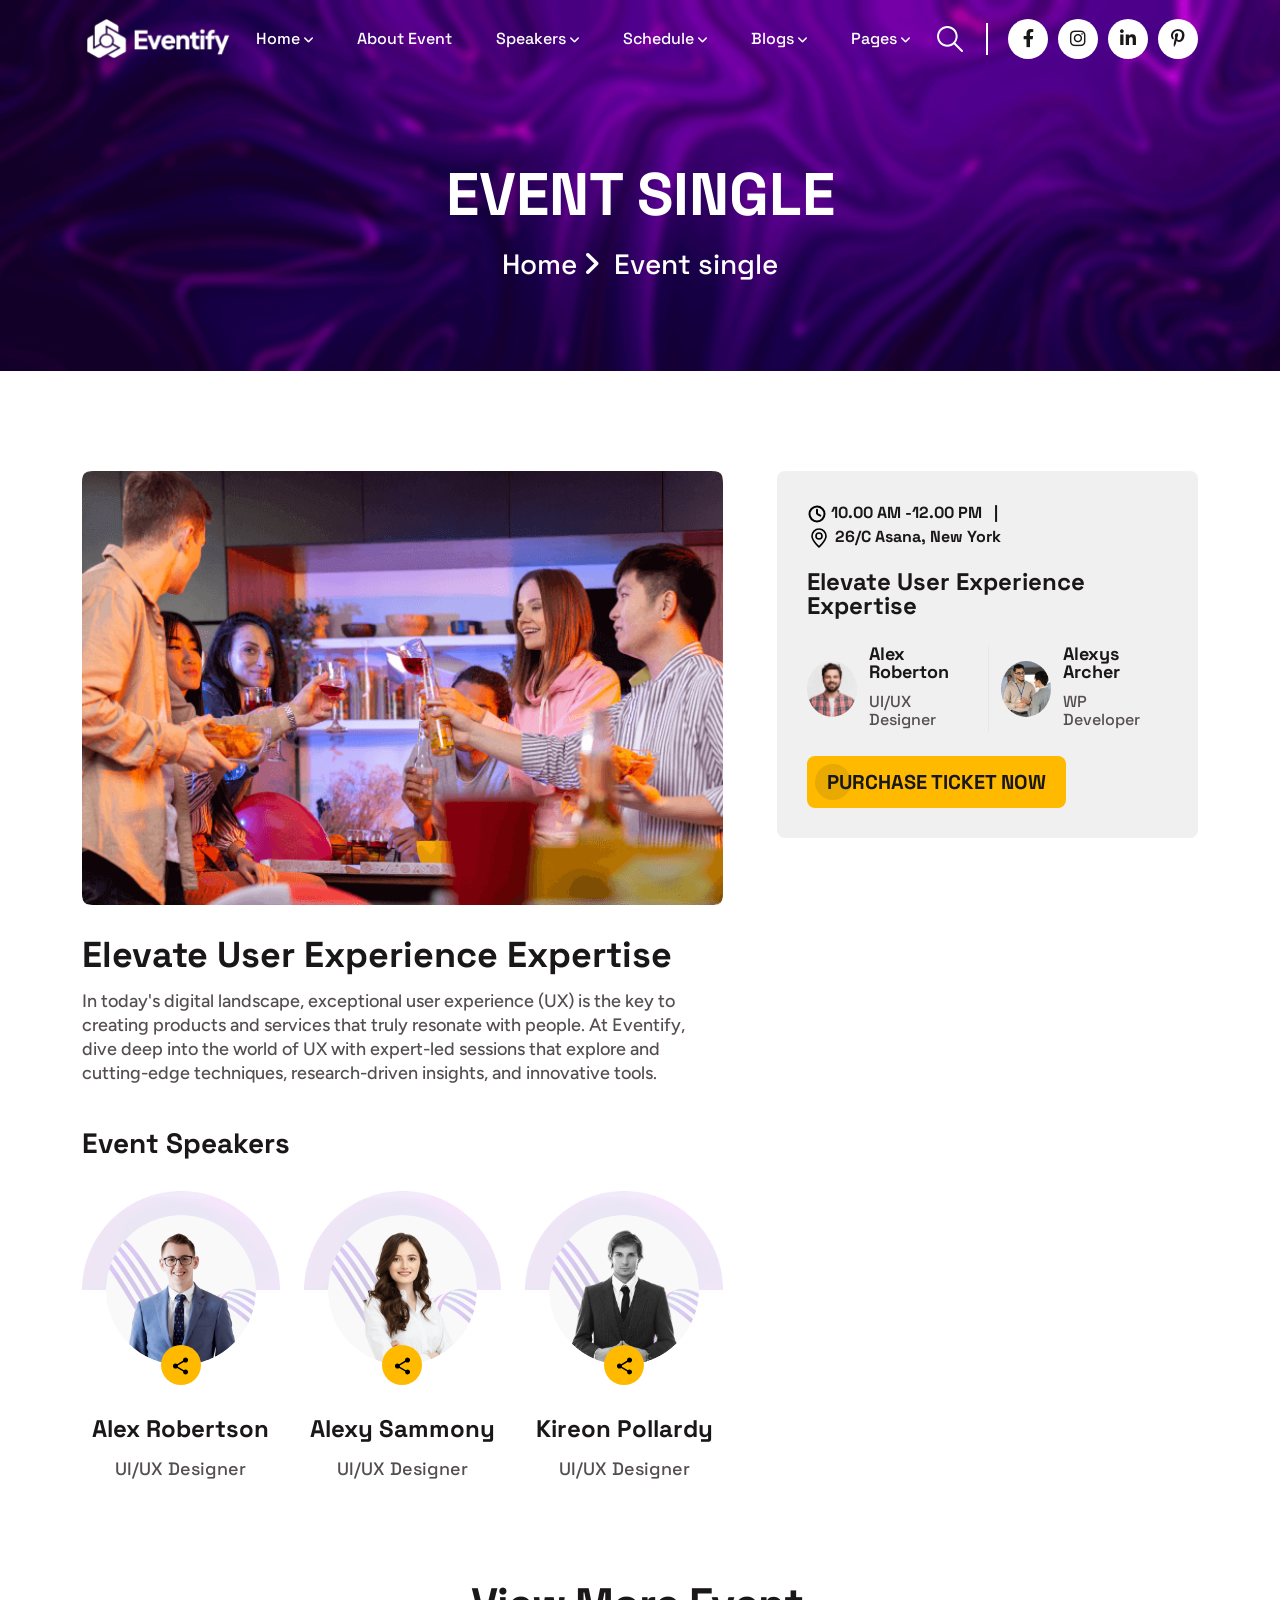
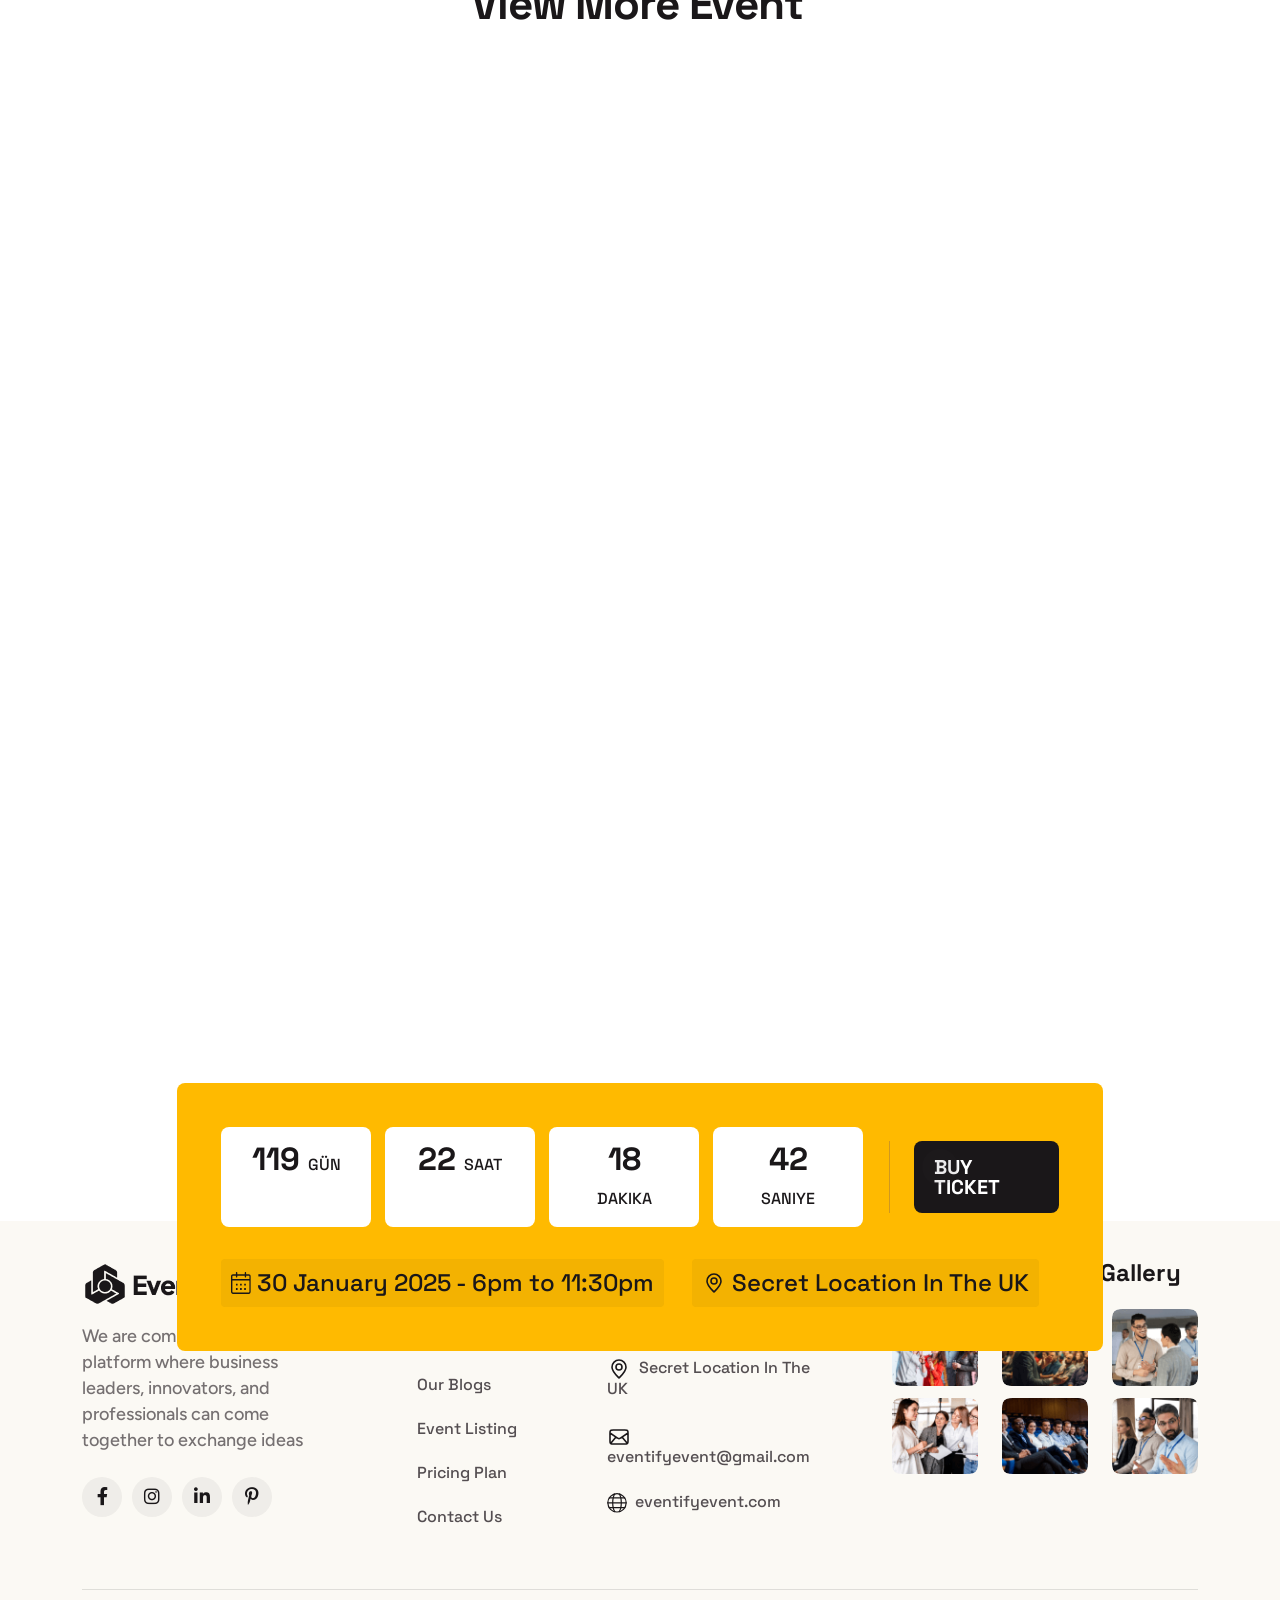
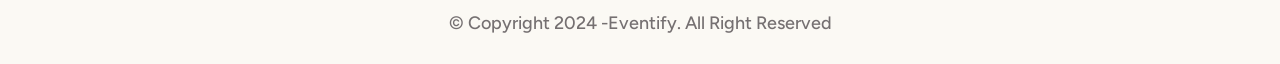
<file: event-single.html>
<!DOCTYPE html>
<html lang="en">
	<head>
		<meta charset="UTF-8" />
		<meta name="viewport" content="width=device-width, initial-scale=1.0" />
		<title>Eventify- Event And Conference Theme</title>

		<!--=====FAB ICON=======-->
		<link rel="shortcut icon" href="assets/img/logo/fav-logo1.png" />

		<!--===== CSS LINK =======-->
		<link rel="stylesheet" href="assets/css/vendor/bootstrap.min.css" />
		<link rel="stylesheet" href="assets/css/vendor/aos.css" />
		<link rel="stylesheet" href="assets/css/vendor/fontawesome.css" />
		<link rel="stylesheet" href="assets/css/vendor/magnific-popup.css" />
		<link rel="stylesheet" href="assets/css/vendor/mobile.css" />
		<link rel="stylesheet" href="assets/css/vendor/owlcarousel.min.css" />
		<link rel="stylesheet" href="assets/css/vendor/sidebar.css" />
		<link rel="stylesheet" href="assets/css/vendor/slick-slider.css" />
		<link rel="stylesheet" href="assets/css/vendor/nice-select.css" />
		<link rel="stylesheet" href="assets/css/vendor/odometer.css" />
		<link rel="stylesheet" href="assets/css/main.css" />

		<!--=====  JS SCRIPT LINK =======-->
		<script src="assets/js/vendor/jquery-3.7.1.min.js"></script>
	</head>
	<body class="homepage1-body">
		<!-- Popup Section -->
		<div id="popup" class="popup-overlay d-none">
			<div class="popup-content">
				<span class="close-btn" id="close-popup">&times;</span>
				<div class="popup-icon">
					<img src="assets/img/logo/popup-logo.png" alt="" />
				</div>
				<div class="space32"></div>
				<div class="heading2">
					<h2>Grow your business with our agency</h2>
					<div class="space8"></div>
					<ul>
						<li><img src="assets/img/icons/check3.svg" alt="" />Elevate User Experience Expertise</li>
						<li><img src="assets/img/icons/check3.svg" alt="" /> Elevate Your UI/UX Skills Designer</li>
						<li><img src="assets/img/icons/check3.svg" alt="" />Join Leading UI/UX Event the Year</li>
					</ul>
				</div>
				<div class="space50"></div>
				<a class="vl-btn2" href="contact.html"
					><span class="demo">Buy Ticket Now</span><span class="arrow"><i class="fa-solid fa-arrow-right"></i></span>
				</a>
				<p class="no-thanks">No thanks</p>
			</div>
		</div>
		<!--===== PRELOADER STARTS =======-->
		<div class="preloader">
			<div class="loading-container">
				<div class="loading"></div>
				<div id="loading-icon"><img src="assets/img/logo/preloader.png" alt="" /></div>
			</div>
		</div>
		<!--===== PRELOADER ENDS =======-->

		<!--===== PAGE PROGRESS START=======-->
		<div class="paginacontainer">
			<div class="progress-wrap">
				<svg class="progress-circle svg-content" width="100%" height="100%" viewBox="-1 -1 102 102">
					<path d="M50,1 a49,49 0 0,1 0,98 a49,49 0 0,1 0,-98" />
				</svg>
			</div>
		</div>
		<!--===== PAGE PROGRESS END=======-->

		<!--=====HEADER START=======-->
		<header>
			<div class="header-area homepage1 header header-sticky d-none d-lg-block" id="header">
				<div class="container">
					<div class="row">
						<div class="col-lg-12">
							<div class="header-elements">
								<div class="site-logo">
									<a href="index.html"><img src="assets/img/logo/logo1.png" alt="" /></a>
								</div>
								<div class="main-menu">
									<ul>
										<li>
											<a href="#">Home <i class="fa-solid fa-angle-down"></i></a>
											<div class="tp-submenu">
												<div class="row">
													<div class="col-lg-12">
														<div class="all-images-menu">
															<div class="homemenu-thumb">
																<div class="img1">
																	<img src="assets/img/all-images/demo/demo-img1.png" alt="" />
																</div>
																<div class="homemenu-btn">
																	<a class="vl-btn1" href="index.html">View Demo </a>
																</div>
																<div class="homemenu-text">
																	<a href="index.html">Eventify-Homepage 01</a>
																</div>
															</div>

															<div class="homemenu-thumb">
																<div class="img1">
																	<img src="assets/img/all-images/demo/demo-img2.png" alt="" />
																</div>
																<div class="homemenu-btn">
																	<a class="vl-btn1" href="index2.html">View Demo </a>
																</div>
																<div class="homemenu-text">
																	<a href="index2.html">Eventify-Homepage 02</a>
																</div>
															</div>

															<div class="homemenu-thumb">
																<div class="img1">
																	<img src="assets/img/all-images/demo/demo-img3.png" alt="" />
																</div>
																<div class="homemenu-btn">
																	<a class="vl-btn1" href="index3.html">View Demo </a>
																</div>
																<div class="homemenu-text">
																	<a href="index3.html">Eventify-Homepage 03</a>
																</div>
															</div>

															<div class="homemenu-thumb">
																<div class="img1">
																	<img src="assets/img/all-images/demo/demo-img4.png" alt="" />
																</div>
																<div class="homemenu-btn">
																	<a class="vl-btn1" href="index4.html">View Demo </a>
																</div>
																<div class="homemenu-text">
																	<a href="index4.html">Eventify-Homepage 04</a>
																</div>
															</div>

															<div class="homemenu-thumb" style="margin: 0">
																<div class="img1">
																	<img src="assets/img/all-images/demo/demo-img5.png" alt="" />
																</div>
																<div class="homemenu-btn">
																	<a class="vl-btn1" href="index5.html">View Demo </a>
																</div>
																<div class="homemenu-text">
																	<a href="index5.html">Eventify-Homepage 05</a>
																</div>
															</div>
														</div>

														<div class="all-images-menu">
															<div class="homemenu-thumb">
																<div class="img1">
																	<img src="assets/img/all-images/demo/demo-img6.png" alt="" />
																</div>
																<div class="homemenu-btn">
																	<a class="vl-btn1" href="index6.html">View Demo </a>
																</div>
																<div class="homemenu-text">
																	<a href="index6.html">Eventify-Homepage 06</a>
																</div>
															</div>

															<div class="homemenu-thumb">
																<div class="img1">
																	<img src="assets/img/all-images/demo/demo-img7.png" alt="" />
																</div>
																<div class="homemenu-btn">
																	<a class="vl-btn1" href="index7.html">View Demo </a>
																</div>
																<div class="homemenu-text">
																	<a href="index7.html">Eventify-Homepage 07</a>
																</div>
															</div>

															<div class="homemenu-thumb">
																<div class="img1">
																	<img src="assets/img/all-images/demo/demo-img8.png" alt="" />
																</div>
																<div class="homemenu-btn">
																	<a class="vl-btn1" href="index8.html">View Demo </a>
																</div>
																<div class="homemenu-text">
																	<a href="index8.html">Eventify-Homepage 08</a>
																</div>
															</div>

															<div class="homemenu-thumb">
																<div class="img1">
																	<img src="assets/img/all-images/demo/demo-img9.png" alt="" />
																</div>
																<div class="homemenu-btn">
																	<a class="vl-btn1" href="index9.html">View Demo </a>
																</div>
																<div class="homemenu-text">
																	<a href="index9.html">Eventify-Homepage 09</a>
																</div>
															</div>

															<div class="homemenu-thumb" style="margin: 0">
																<div class="img1">
																	<img src="assets/img/all-images/demo/demo-img10.png" alt="" />
																</div>
																<div class="homemenu-btn">
																	<a class="vl-btn1" href="index10.html">View Demo </a>
																</div>
																<div class="homemenu-text">
																	<a href="index10.html">Eventify-Homepage 10</a>
																</div>
															</div>
														</div>
													</div>
												</div>
											</div>
										</li>
										<li><a href="about.html">About Event</a></li>
										<li>
											<a href="#">Speakers <i class="fa-solid fa-angle-down"></i></a>
											<ul class="dropdown-padding">
												<li><a href="speakers.html">Speakers</a></li>
												<li><a href="speakers-single.html">Speakers Details</a></li>
											</ul>
										</li>

										<li>
											<a href="#">Schedule <i class="fa-solid fa-angle-down"></i></a>
											<ul class="dropdown-padding">
												<li><a href="event.html">Our Event</a></li>
												<li><a href="event-schedule.html">Event Schedule</a></li>
												<li><a href="event-single.html">Event Details</a></li>
											</ul>
										</li>
										<li>
											<a href="#">Blogs <i class="fa-solid fa-angle-down"></i></a>
											<ul class="dropdown-padding">
												<li><a href="blog.html">Our Blog</a></li>
												<li><a href="blog-single.html">Blog Details</a></li>
											</ul>
										</li>
										<li>
											<a href="#">Pages <i class="fa-solid fa-angle-down"></i></a>
											<ul class="dropdown-padding">
												<li><a href="memories.html">Our Memories</a></li>
												<li><a href="pricing-plan.html">Pricing Plan</a></li>
												<li><a href="faq.html">FAQ,s</a></li>
												<li><a href="contact.html">Contact Us</a></li>
											</ul>
										</li>
									</ul>
								</div>
								<div class="btn-area">
									<div class="search-icon header__search header-search-btn">
										<a href="#"><img src="assets/img/icons/search1.svg" alt="" /></a>
									</div>
									<ul>
										<li>
											<a href="#"><i class="fa-brands fa-facebook-f"></i></a>
										</li>
										<li>
											<a href="#"><i class="fa-brands fa-instagram"></i></a>
										</li>
										<li>
											<a href="#"><i class="fa-brands fa-linkedin-in"></i></a>
										</li>
										<li>
											<a href="#" class="m-0"><i class="fa-brands fa-pinterest-p"></i></a>
										</li>
									</ul>
								</div>

								<div class="header-search-form-wrapper">
									<div class="tx-search-close tx-close"><i class="fa-solid fa-xmark"></i></div>
									<div class="header-search-container">
										<form role="search" class="search-form">
											<input type="search" class="search-field" placeholder="Search …" value="" name="s" />
											<button type="submit" class="search-submit"><img src="assets/img/icons/search1.svg" alt="" /></button>
										</form>
									</div>
								</div>
								<div class="body-overlay"></div>
							</div>
						</div>
					</div>
				</div>
			</div>
		</header>
		<!--=====HEADER END =======-->

		<!--===== MOBILE HEADER STARTS =======-->
		<div class="mobile-header mobile-haeder1 d-block d-lg-none">
			<div class="container-fluid">
				<div class="col-12">
					<div class="mobile-header-elements">
						<div class="mobile-logo">
							<a href="index.html"><img src="assets/img/logo/logo1.png" alt="" /></a>
						</div>
						<div class="mobile-nav-icon dots-menu">
							<i class="fa-solid fa-bars-staggered"></i>
						</div>
					</div>
				</div>
			</div>
		</div>

		<div class="mobile-sidebar mobile-sidebar1">
			<div class="logosicon-area">
				<div class="logos">
					<img src="assets/img/logo/logo2.png" alt="" />
				</div>
				<div class="menu-close">
					<i class="fa-solid fa-xmark"></i>
				</div>
			</div>
			<div class="mobile-nav mobile-nav1">
				<ul class="mobile-nav-list nav-list1">
					<li>
						<a href="#">Home </a>
						<ul class="sub-menu">
							<li><a href="index.html">Home One</a></li>
							<li><a href="index2.html">Home Two</a></li>
							<li><a href="index3.html">Home Three</a></li>
							<li><a href="index4.html">Home Four</a></li>
							<li><a href="index5.html">Home Five</a></li>
							<li><a href="index6.html">Home Six</a></li>
							<li><a href="index7.html">Home Seven</a></li>
							<li><a href="index8.html">Home Eight</a></li>
							<li><a href="index9.html">Home Nine</a></li>
							<li><a href="index10.html">Home Ten</a></li>
						</ul>
					</li>
					<li><a href="about.html">About Event</a></li>
					<li>
						<a href="features.html">Speakers</a>
						<ul class="sub-menu">
							<li><a href="speakers.html">Speakers</a></li>
							<li><a href="speakers-single.html">Speakers Details</a></li>
						</ul>
					</li>
					<li>
						<a href="features.html">Schedule</a>
						<ul class="sub-menu">
							<li><a href="event.html">Our Event</a></li>
							<li><a href="event-schedule.html">Event Schedule</a></li>
							<li><a href="event-single.html">Event Details</a></li>
						</ul>
					</li>
					<li>
						<a href="#">Blogs</a>
						<ul class="sub-menu">
							<li><a href="blog.html">Our Blog</a></li>
							<li><a href="blog-single.html">Blog Details</a></li>
						</ul>
					</li>
					<li>
						<a href="#">Pages</a>
						<ul class="sub-menu">
							<li><a href="memories.html">Our Memories</a></li>
							<li><a href="pricing-plan.html">Pricing Plan</a></li>
							<li><a href="faq.html">FAQ,s</a></li>
							<li><a href="contact.html">Contact Us</a></li>
						</ul>
					</li>
					<li><a href="contact.html">Contact Us</a></li>
				</ul>
				<div class="allmobilesection">
					<a href="contact.html" class="vl-btn1">Contact Now</a>
					<div class="single-footer">
						<h3>Contact Info</h3>
						<div class="footer1-contact-info">
							<div class="contact-info-single">
								<div class="contact-info-icon">
									<span><i class="fa-solid fa-phone-volume"></i></span>
								</div>
								<div class="contact-info-text">
									<a href="tel:+3(924)4596512">+3(924)4596512</a>
								</div>
							</div>
							<div class="contact-info-single">
								<div class="contact-info-icon">
									<span><i class="fa-solid fa-envelope"></i></span>
								</div>
								<div class="contact-info-text">
									<a href="mailto:info@example.com">info@example.com</a>
								</div>
							</div>
							<div class="single-footer">
								<h3>Our Location</h3>
								<div class="contact-info-single">
									<div class="contact-info-icon">
										<span><i class="fa-solid fa-location-dot"></i></span>
									</div>
									<div class="contact-info-text">
										<a href="mailto:info@example.com"
											>55 East Birchwood Ave.Brooklyn, <br />
											New York 11201,United States</a
										>
									</div>
								</div>
							</div>
							<div class="single-footer">
								<h3>Social Links</h3>
								<div class="social-links-mobile-menu">
									<ul>
										<li>
											<a href="#"><i class="fa-brands fa-facebook-f"></i></a>
										</li>
										<li>
											<a href="#"><i class="fa-brands fa-instagram"></i></a>
										</li>
										<li>
											<a href="#"><i class="fa-brands fa-linkedin-in"></i></a>
										</li>
										<li>
											<a href="#"><i class="fa-brands fa-youtube"></i></a>
										</li>
									</ul>
								</div>
							</div>
						</div>
					</div>
				</div>
			</div>
		</div>
		<!--===== MOBILE HEADER STARTS =======-->

		<!--===== HERO AREA STARTS =======-->
		<div class="inner-page-header" style="background-image: url(assets/img/bg/header-bg9.png)">
			<div class="container">
				<div class="row">
					<div class="col-lg-6 m-auto">
						<div class="heading1 text-center">
							<h1>Event single</h1>
							<div class="space20"></div>
							<a href="index.html">Home <i class="fa-solid fa-angle-right"></i> <span>Event single</span></a>
						</div>
					</div>
				</div>
			</div>
		</div>
		<!--===== HERO AREA ENDS =======-->

		<!--===== EVENT AREA STARTS =======-->
		<div class="event-sidepage-section-area sp8">
			<div class="container">
				<div class="row">
					<div class="col-lg-7">
						<div class="event-side-images">
							<div class="img1">
								<img src="assets/img/all-images/event/event-img8.png" alt="" />
							</div>
							<div class="space32"></div>
							<h3>Elevate User Experience Expertise</h3>
							<div class="space16"></div>
							<p>In today's digital landscape, exceptional user experience (UX) is the key to creating products and services that truly resonate with people. At Eventify, dive deep into the world of UX with expert-led sessions that explore and cutting-edge techniques, research-driven insights, and innovative tools.</p>
							<div class="space40"></div>
							<h4>Event Speakers</h4>
							<div class="row">
								<div class="col-lg-4 col-md-6">
									<div class="our-team-boxarea">
										<div class="team-widget-area">
											<img src="assets/img/elements/elements25.png" alt="" class="elements21" />
											<img src="assets/img/elements/elements26.png" alt="" class="elements22" />
											<div class="img1">
												<img src="assets/img/all-images/team/team-img12.png" alt="" class="team-img4" />
												<div class="share">
													<a href="#"><img src="assets/img/icons/share1.svg" alt="" /></a>
												</div>
												<ul>
													<li>
														<a href="#" class="icon1"><i class="fa-brands fa-facebook-f"></i></a>
													</li>
													<li>
														<a href="#" class="icon2"><i class="fa-brands fa-linkedin-in"></i></a>
													</li>
													<li>
														<a href="#" class="icon3"><i class="fa-brands fa-instagram"></i></a>
													</li>
													<li>
														<a href="#" class="icon4"><i class="fa-brands fa-pinterest-p"></i></a>
													</li>
												</ul>
											</div>
										</div>
										<div class="space28"></div>
										<div class="content-area">
											<a href="speakers-single.html">Alex Robertson</a>
											<div class="space16"></div>
											<p>UI/UX Designer</p>
										</div>
									</div>
								</div>

								<div class="col-lg-4 col-md-6">
									<div class="our-team-boxarea">
										<div class="team-widget-area">
											<img src="assets/img/elements/elements25.png" alt="" class="elements21" />
											<img src="assets/img/elements/elements26.png" alt="" class="elements22" />
											<div class="img1">
												<img src="assets/img/all-images/team/team-img13.png" alt="" class="team-img4" />
												<div class="share">
													<a href="#"><img src="assets/img/icons/share1.svg" alt="" /></a>
												</div>
												<ul>
													<li>
														<a href="#" class="icon1"><i class="fa-brands fa-facebook-f"></i></a>
													</li>
													<li>
														<a href="#" class="icon2"><i class="fa-brands fa-linkedin-in"></i></a>
													</li>
													<li>
														<a href="#" class="icon3"><i class="fa-brands fa-instagram"></i></a>
													</li>
													<li>
														<a href="#" class="icon4"><i class="fa-brands fa-pinterest-p"></i></a>
													</li>
												</ul>
											</div>
										</div>
										<div class="space28"></div>
										<div class="content-area">
											<a href="speakers-single.html">Alexy Sammony</a>
											<div class="space16"></div>
											<p>UI/UX Designer</p>
										</div>
									</div>
								</div>
								<div class="col-lg-4 col-md-6">
									<div class="our-team-boxarea">
										<div class="team-widget-area">
											<img src="assets/img/elements/elements25.png" alt="" class="elements21" />
											<img src="assets/img/elements/elements26.png" alt="" class="elements22" />
											<div class="img1">
												<img src="assets/img/all-images/team/team-img14.png" alt="" class="team-img4" />
												<div class="share">
													<a href="#"><img src="assets/img/icons/share1.svg" alt="" /></a>
												</div>
												<ul>
													<li>
														<a href="#" class="icon1"><i class="fa-brands fa-facebook-f"></i></a>
													</li>
													<li>
														<a href="#" class="icon2"><i class="fa-brands fa-linkedin-in"></i></a>
													</li>
													<li>
														<a href="#" class="icon3"><i class="fa-brands fa-instagram"></i></a>
													</li>
													<li>
														<a href="#" class="icon4"><i class="fa-brands fa-pinterest-p"></i></a>
													</li>
												</ul>
											</div>
										</div>
										<div class="space28"></div>
										<div class="content-area">
											<a href="speakers-single.html">Kireon Pollardy</a>
											<div class="space16"></div>
											<p>UI/UX Designer</p>
										</div>
									</div>
								</div>
							</div>
						</div>
					</div>
					<div class="col-lg-5">
						<div class="shedule-listarea">
							<div class="content-area">
								<ul>
									<li>
										<a href="#"><img src="assets/img/icons/clock1.svg" alt="" />10.00 AM -12.00 PM <span> | </span></a>
									</li>
									<li>
										<a href="#"><img src="assets/img/icons/location1.svg" alt="" />26/C Asana, New York </a>
									</li>
								</ul>
								<div class="space20"></div>
								<a href="event-single.html" class="head">Elevate User Experience Expertise</a>
								<div class="space24"></div>
								<div class="author-area">
									<div class="autho-name-area">
										<div class="img1">
											<img src="assets/img/all-images/testimonials/testimonial-img1.png" alt="" />
										</div>
										<div class="text">
											<a href="speakers-single.html">Alex Roberton</a>
											<div class="space8"></div>
											<p>UI/UX Designer</p>
										</div>
									</div>

									<div class="autho-name-area" style="padding: 0 0 0 12px; border: none">
										<div class="img1">
											<img src="assets/img/all-images/testimonials/testimonial-img2.png" alt="" />
										</div>
										<div class="text">
											<a href="speakers-single.html">Alexys Archer</a>
											<div class="space8"></div>
											<p>WP Developer</p>
										</div>
									</div>
								</div>
								<div class="space24"></div>
								<div class="btn-area1">
									<a href="pricing-plan.html" class="vl-btn1"><span class="demo">purchase ticket Now</span></a>
								</div>
							</div>
							<div class="space30"></div>
							<div class="mapouter">
								<div class="gmap_canvas">
									<iframe src="https://www.google.com/maps/embed?pb=!1m14!1m12!1m3!1d4506257.120552435!2d88.67021924228865!3d21.954385721237916!2m3!1f0!2f0!3f0!3m2!1i1024!2i768!4f13.1!5e0!3m2!1sen!2sbd!4v1704088968016!5m2!1sen!2sbd" width="600" height="450" style="border: 0" allowfullscreen="" loading="lazy" referrerpolicy="no-referrer-when-downgrade"></iframe>
								</div>
							</div>
						</div>
					</div>
				</div>
			</div>
		</div>
		<div class="event-single-section-area sp1">
			<div class="container">
				<div class="row">
					<div class="col-lg-6 m-auto">
						<div class="event2-header heading2 text-center">
							<h2 class="text-anime-style-3">View More Event</h2>
						</div>
					</div>
					<div class="space32"></div>
				</div>
				<div class="row">
					<div class="col-lg-12" data-aos="fade-up" data-aos-duration="1000">
						<div class="tabs-button space-margin60">
							<ul class="nav nav-pills" id="pills-tab" role="tablist">
								<li class="nav-item" role="presentation">
									<button class="nav-link active" id="pills-home-tab" data-bs-toggle="pill" data-bs-target="#pills-home" type="button" role="tab" aria-controls="pills-home" aria-selected="true">
										<span class="calender"><img src="assets/img/icons/calender2.svg" alt="" /></span>
										<span class="pl-8">
											<span class="day">Day One</span>
											<span class="date">May 25, 2024</span>
										</span>
									</button>
								</li>
								<li class="nav-item" role="presentation">
									<button class="nav-link" id="pills-profile-tab" data-bs-toggle="pill" data-bs-target="#pills-profile" type="button" role="tab" aria-controls="pills-profile" aria-selected="false">
										<span class="calender"><img src="assets/img/icons/calender2.svg" alt="" /></span>
										<span class="pl-8">
											<span class="day">Day Two</span>
											<span class="date">May 25, 2024</span>
										</span>
									</button>
								</li>
								<li class="nav-item" role="presentation">
									<button class="nav-link m-0" id="pills-contact-tab" data-bs-toggle="pill" data-bs-target="#pills-contact" type="button" role="tab" aria-controls="pills-contact" aria-selected="false">
										<span class="calender"><img src="assets/img/icons/calender2.svg" alt="" /> </span>
										<span class="pl-8">
											<span class="day">Day Three</span>
											<span class="date">May 25, 2024</span>
										</span>
									</button>
								</li>
							</ul>
						</div>
						<div class="tab-content" id="pills-tabContent">
							<div class="tab-pane fade show active" id="pills-home" role="tabpanel" aria-labelledby="pills-home-tab" tabindex="0">
								<div class="event-widget-area">
									<div class="row">
										<div class="col-lg-1"></div>
										<div class="col-lg-10 m-auto">
											<div class="event2-boxarea box1">
												<h1 class="active">01</h1>
												<div class="row align-items-center">
													<div class="col-lg-5">
														<div class="img1">
															<img src="assets/img/all-images/event/event-img4.png" alt="" />
														</div>
													</div>
													<div class="col-lg-1"></div>
													<div class="col-lg-6">
														<div class="content-area">
															<ul>
																<li>
																	<a href="#"><img src="assets/img/icons/clock1.svg" alt="" />10.00 AM -12.00 PM <span> | </span></a>
																</li>
																<li>
																	<a href="#"><img src="assets/img/icons/location1.svg" alt="" />26/C Asana, New York </a>
																</li>
															</ul>
															<div class="space20"></div>
															<a href="event-single.html" class="head">Elevate User Experience Expertise</a>
															<div class="space24"></div>
															<div class="author-area">
																<div class="autho-name-area">
																	<div class="img1">
																		<img src="assets/img/all-images/testimonials/testimonial-img1.png" alt="" />
																	</div>
																	<div class="text">
																		<a href="speakers-single.html">Alex Roberton</a>
																		<div class="space8"></div>
																		<p>UI/UX Designer</p>
																	</div>
																</div>

																<div class="autho-name-area" style="padding: 0 0 0 12px; border: none">
																	<div class="img1">
																		<img src="assets/img/all-images/testimonials/testimonial-img2.png" alt="" />
																	</div>
																	<div class="text">
																		<a href="speakers-single.html">Alexys Archer</a>
																		<div class="space8"></div>
																		<p>WP Developer</p>
																	</div>
																</div>
															</div>
															<div class="space24"></div>
															<div class="btn-area1">
																<a href="pricing-plan.html" class="vl-btn1"><span class="demo">purchase ticket Now</span></a>
															</div>
														</div>
													</div>
												</div>
											</div>
										</div>
									</div>
									<div class="space48"></div>
									<div class="row">
										<div class="col-lg-1"></div>
										<div class="col-lg-10 m-auto">
											<div class="event2-boxarea box1">
												<h1 class="active">02</h1>
												<div class="row align-items-center">
													<div class="col-lg-6">
														<div class="content-area">
															<ul>
																<li>
																	<a href="#"><img src="assets/img/icons/clock1.svg" alt="" />10.00 AM -12.00 PM <span> | </span></a>
																</li>
																<li>
																	<a href="#"><img src="assets/img/icons/location1.svg" alt="" />26/C Asana, New York </a>
																</li>
															</ul>
															<div class="space20"></div>
															<a href="event-single.html" class="head">Elevate User Experience Expertise</a>
															<div class="space24"></div>
															<div class="author-area">
																<div class="autho-name-area">
																	<div class="img1">
																		<img src="assets/img/all-images/testimonials/testimonial-img1.png" alt="" />
																	</div>
																	<div class="text">
																		<a href="speakers-single.html">Alex Roberton</a>
																		<div class="space8"></div>
																		<p>UI/UX Designer</p>
																	</div>
																</div>

																<div class="autho-name-area" style="padding: 0 0 0 12px; border: none">
																	<div class="img1">
																		<img src="assets/img/all-images/testimonials/testimonial-img2.png" alt="" />
																	</div>
																	<div class="text">
																		<a href="speakers-single.html">Alexys Archer</a>
																		<div class="space8"></div>
																		<p>WP Developer</p>
																	</div>
																</div>
															</div>
															<div class="space24"></div>
															<div class="btn-area1">
																<a href="pricing-plan.html" class="vl-btn1"><span class="demo">purchase ticket Now</span></a>
															</div>
														</div>
														<div class="space30 d-lg-none d-block"></div>
													</div>

													<div class="col-lg-5">
														<div class="img1">
															<img src="assets/img/all-images/event/event-img5.png" alt="" />
														</div>
													</div>
												</div>
											</div>
										</div>
									</div>
									<div class="space30"></div>
									<div class="row">
										<div class="col-lg-1"></div>
										<div class="col-lg-10 m-auto">
											<div class="event2-boxarea box1">
												<h1 class="active">03</h1>
												<div class="row align-items-center">
													<div class="col-lg-5">
														<div class="img1">
															<img src="assets/img/all-images/event/event-img6.png" alt="" />
														</div>
													</div>
													<div class="col-lg-1"></div>
													<div class="col-lg-6">
														<div class="content-area">
															<ul>
																<li>
																	<a href="#"><img src="assets/img/icons/clock1.svg" alt="" />10.00 AM -12.00 PM <span> | </span></a>
																</li>
																<li>
																	<a href="#"><img src="assets/img/icons/location1.svg" alt="" />26/C Asana, New York </a>
																</li>
															</ul>
															<div class="space20"></div>
															<a href="event-single.html" class="head">Elevate User Experience Expertise</a>
															<div class="space24"></div>
															<div class="author-area">
																<div class="autho-name-area">
																	<div class="img1">
																		<img src="assets/img/all-images/testimonials/testimonial-img1.png" alt="" />
																	</div>
																	<div class="text">
																		<a href="speakers-single.html">Alex Roberton</a>
																		<div class="space8"></div>
																		<p>UI/UX Designer</p>
																	</div>
																</div>

																<div class="autho-name-area" style="padding: 0 0 0 12px; border: none">
																	<div class="img1">
																		<img src="assets/img/all-images/testimonials/testimonial-img2.png" alt="" />
																	</div>
																	<div class="text">
																		<a href="speakers-single.html">Alexys Archer</a>
																		<div class="space8"></div>
																		<p>WP Developer</p>
																	</div>
																</div>
															</div>
															<div class="space24"></div>
															<div class="btn-area1">
																<a href="pricing-plan.html" class="vl-btn1"><span class="demo">purchase ticket Now</span></a>
															</div>
														</div>
													</div>
												</div>
											</div>
										</div>
									</div>
								</div>
							</div>
							<div class="tab-pane fade" id="pills-profile" role="tabpanel" aria-labelledby="pills-profile-tab" tabindex="0">
								<div class="event-widget-area">
									<div class="row">
										<div class="col-lg-1"></div>
										<div class="col-lg-10 m-auto">
											<div class="event2-boxarea box1">
												<h1 class="active">01</h1>
												<div class="row align-items-center">
													<div class="col-lg-5">
														<div class="img1">
															<img src="assets/img/all-images/event/event-img4.png" alt="" />
														</div>
													</div>
													<div class="col-lg-1"></div>
													<div class="col-lg-6">
														<div class="content-area">
															<ul>
																<li>
																	<a href="#"><img src="assets/img/icons/clock1.svg" alt="" />10.00 AM -12.00 PM <span> | </span></a>
																</li>
																<li>
																	<a href="#"><img src="assets/img/icons/location1.svg" alt="" />26/C Asana, New York </a>
																</li>
															</ul>
															<div class="space20"></div>
															<a href="event-single.html" class="head">Elevate User Experience Expertise</a>
															<div class="space24"></div>
															<div class="author-area">
																<div class="autho-name-area">
																	<div class="img1">
																		<img src="assets/img/all-images/testimonials/testimonial-img1.png" alt="" />
																	</div>
																	<div class="text">
																		<a href="speakers-single.html">Alex Roberton</a>
																		<div class="space8"></div>
																		<p>UI/UX Designer</p>
																	</div>
																</div>

																<div class="autho-name-area" style="padding: 0 0 0 12px; border: none">
																	<div class="img1">
																		<img src="assets/img/all-images/testimonials/testimonial-img2.png" alt="" />
																	</div>
																	<div class="text">
																		<a href="speakers-single.html">Alexys Archer</a>
																		<div class="space8"></div>
																		<p>WP Developer</p>
																	</div>
																</div>
															</div>
															<div class="space24"></div>
															<div class="btn-area1">
																<a href="pricing-plan.html" class="vl-btn1"><span class="demo">purchase ticket Now</span></a>
															</div>
														</div>
													</div>
												</div>
											</div>
										</div>
									</div>
									<div class="space48"></div>
									<div class="row">
										<div class="col-lg-1"></div>
										<div class="col-lg-10 m-auto">
											<div class="event2-boxarea box1">
												<h1 class="active">02</h1>
												<div class="row align-items-center">
													<div class="col-lg-6">
														<div class="content-area">
															<ul>
																<li>
																	<a href="#"><img src="assets/img/icons/clock1.svg" alt="" />10.00 AM -12.00 PM <span> | </span></a>
																</li>
																<li>
																	<a href="#"><img src="assets/img/icons/location1.svg" alt="" />26/C Asana, New York </a>
																</li>
															</ul>
															<div class="space20"></div>
															<a href="event-single.html" class="head">Elevate User Experience Expertise</a>
															<div class="space24"></div>
															<div class="author-area">
																<div class="autho-name-area">
																	<div class="img1">
																		<img src="assets/img/all-images/testimonials/testimonial-img1.png" alt="" />
																	</div>
																	<div class="text">
																		<a href="speakers-single.html">Alex Roberton</a>
																		<div class="space8"></div>
																		<p>UI/UX Designer</p>
																	</div>
																</div>

																<div class="autho-name-area" style="padding: 0 0 0 12px; border: none">
																	<div class="img1">
																		<img src="assets/img/all-images/testimonials/testimonial-img2.png" alt="" />
																	</div>
																	<div class="text">
																		<a href="speakers-single.html">Alexys Archer</a>
																		<div class="space8"></div>
																		<p>WP Developer</p>
																	</div>
																</div>
															</div>
															<div class="space24"></div>
															<div class="btn-area1">
																<a href="pricing-plan.html" class="vl-btn1"><span class="demo">purchase ticket Now</span></a>
															</div>
														</div>
														<div class="space30 d-lg-none d-block"></div>
													</div>

													<div class="col-lg-5">
														<div class="img1">
															<img src="assets/img/all-images/event/event-img5.png" alt="" />
														</div>
													</div>
												</div>
											</div>
										</div>
									</div>
									<div class="space30"></div>
									<div class="row">
										<div class="col-lg-1"></div>
										<div class="col-lg-10 m-auto">
											<div class="event2-boxarea box1">
												<h1 class="active">03</h1>
												<div class="row align-items-center">
													<div class="col-lg-5">
														<div class="img1">
															<img src="assets/img/all-images/event/event-img6.png" alt="" />
														</div>
													</div>
													<div class="col-lg-1"></div>
													<div class="col-lg-6">
														<div class="content-area">
															<ul>
																<li>
																	<a href="#"><img src="assets/img/icons/clock1.svg" alt="" />10.00 AM -12.00 PM <span> | </span></a>
																</li>
																<li>
																	<a href="#"><img src="assets/img/icons/location1.svg" alt="" />26/C Asana, New York </a>
																</li>
															</ul>
															<div class="space20"></div>
															<a href="event-single.html" class="head">Elevate User Experience Expertise</a>
															<div class="space24"></div>
															<div class="author-area">
																<div class="autho-name-area">
																	<div class="img1">
																		<img src="assets/img/all-images/testimonials/testimonial-img1.png" alt="" />
																	</div>
																	<div class="text">
																		<a href="speakers-single.html">Alex Roberton</a>
																		<div class="space8"></div>
																		<p>UI/UX Designer</p>
																	</div>
																</div>

																<div class="autho-name-area" style="padding: 0 0 0 12px; border: none">
																	<div class="img1">
																		<img src="assets/img/all-images/testimonials/testimonial-img2.png" alt="" />
																	</div>
																	<div class="text">
																		<a href="speakers-single.html">Alexys Archer</a>
																		<div class="space8"></div>
																		<p>WP Developer</p>
																	</div>
																</div>
															</div>
															<div class="space24"></div>
															<div class="btn-area1">
																<a href="pricing-plan.html" class="vl-btn1"><span class="demo">purchase ticket Now</span></a>
															</div>
														</div>
													</div>
												</div>
											</div>
										</div>
									</div>
								</div>
							</div>
							<div class="tab-pane fade" id="pills-contact" role="tabpanel" aria-labelledby="pills-contact-tab" tabindex="0">
								<div class="event-widget-area">
									<div class="row">
										<div class="col-lg-1"></div>
										<div class="col-lg-10 m-auto">
											<div class="event2-boxarea box1">
												<h1 class="active">01</h1>
												<div class="row align-items-center">
													<div class="col-lg-5">
														<div class="img1">
															<img src="assets/img/all-images/event/event-img4.png" alt="" />
														</div>
													</div>
													<div class="col-lg-1"></div>
													<div class="col-lg-6">
														<div class="content-area">
															<ul>
																<li>
																	<a href="#"><img src="assets/img/icons/clock1.svg" alt="" />10.00 AM -12.00 PM <span> | </span></a>
																</li>
																<li>
																	<a href="#"><img src="assets/img/icons/location1.svg" alt="" />26/C Asana, New York </a>
																</li>
															</ul>
															<div class="space20"></div>
															<a href="event-single.html" class="head">Elevate User Experience Expertise</a>
															<div class="space24"></div>
															<div class="author-area">
																<div class="autho-name-area">
																	<div class="img1">
																		<img src="assets/img/all-images/testimonials/testimonial-img1.png" alt="" />
																	</div>
																	<div class="text">
																		<a href="speakers-single.html">Alex Roberton</a>
																		<div class="space8"></div>
																		<p>UI/UX Designer</p>
																	</div>
																</div>

																<div class="autho-name-area" style="padding: 0 0 0 12px; border: none">
																	<div class="img1">
																		<img src="assets/img/all-images/testimonials/testimonial-img2.png" alt="" />
																	</div>
																	<div class="text">
																		<a href="speakers-single.html">Alexys Archer</a>
																		<div class="space8"></div>
																		<p>WP Developer</p>
																	</div>
																</div>
															</div>
															<div class="space24"></div>
															<div class="btn-area1">
																<a href="pricing-plan.html" class="vl-btn1"><span class="demo">purchase ticket Now</span></a>
															</div>
														</div>
													</div>
												</div>
											</div>
										</div>
									</div>
									<div class="space48"></div>
									<div class="row">
										<div class="col-lg-1"></div>
										<div class="col-lg-10 m-auto">
											<div class="event2-boxarea box1">
												<h1 class="active">02</h1>
												<div class="row align-items-center">
													<div class="col-lg-6">
														<div class="content-area">
															<ul>
																<li>
																	<a href="#"><img src="assets/img/icons/clock1.svg" alt="" />10.00 AM -12.00 PM <span> | </span></a>
																</li>
																<li>
																	<a href="#"><img src="assets/img/icons/location1.svg" alt="" />26/C Asana, New York </a>
																</li>
															</ul>
															<div class="space20"></div>
															<a href="event-single.html" class="head">Elevate User Experience Expertise</a>
															<div class="space24"></div>
															<div class="author-area">
																<div class="autho-name-area">
																	<div class="img1">
																		<img src="assets/img/all-images/testimonials/testimonial-img1.png" alt="" />
																	</div>
																	<div class="text">
																		<a href="speakers-single.html">Alex Roberton</a>
																		<div class="space8"></div>
																		<p>UI/UX Designer</p>
																	</div>
																</div>

																<div class="autho-name-area" style="padding: 0 0 0 12px; border: none">
																	<div class="img1">
																		<img src="assets/img/all-images/testimonials/testimonial-img2.png" alt="" />
																	</div>
																	<div class="text">
																		<a href="speakers-single.html">Alexys Archer</a>
																		<div class="space8"></div>
																		<p>WP Developer</p>
																	</div>
																</div>
															</div>
															<div class="space24"></div>
															<div class="btn-area1">
																<a href="pricing-plan.html" class="vl-btn1"><span class="demo">purchase ticket Now</span></a>
															</div>
														</div>
														<div class="space30 d-lg-none d-block"></div>
													</div>

													<div class="col-lg-5">
														<div class="img1">
															<img src="assets/img/all-images/event/event-img5.png" alt="" />
														</div>
													</div>
												</div>
											</div>
										</div>
									</div>
									<div class="space30"></div>
									<div class="row">
										<div class="col-lg-1"></div>
										<div class="col-lg-10 m-auto">
											<div class="event2-boxarea box1">
												<h1 class="active">03</h1>
												<div class="row align-items-center">
													<div class="col-lg-5">
														<div class="img1">
															<img src="assets/img/all-images/event/event-img6.png" alt="" />
														</div>
													</div>
													<div class="col-lg-1"></div>
													<div class="col-lg-6">
														<div class="content-area">
															<ul>
																<li>
																	<a href="#"><img src="assets/img/icons/clock1.svg" alt="" />10.00 AM -12.00 PM <span> | </span></a>
																</li>
																<li>
																	<a href="#"><img src="assets/img/icons/location1.svg" alt="" />26/C Asana, New York </a>
																</li>
															</ul>
															<div class="space20"></div>
															<a href="event-single.html" class="head">Elevate User Experience Expertise</a>
															<div class="space24"></div>
															<div class="author-area">
																<div class="autho-name-area">
																	<div class="img1">
																		<img src="assets/img/all-images/testimonials/testimonial-img1.png" alt="" />
																	</div>
																	<div class="text">
																		<a href="speakers-single.html">Alex Roberton</a>
																		<div class="space8"></div>
																		<p>UI/UX Designer</p>
																	</div>
																</div>

																<div class="autho-name-area" style="padding: 0 0 0 12px; border: none">
																	<div class="img1">
																		<img src="assets/img/all-images/testimonials/testimonial-img2.png" alt="" />
																	</div>
																	<div class="text">
																		<a href="speakers-single.html">Alexys Archer</a>
																		<div class="space8"></div>
																		<p>WP Developer</p>
																	</div>
																</div>
															</div>
															<div class="space24"></div>
															<div class="btn-area1">
																<a href="pricing-plan.html" class="vl-btn1"><span class="demo">purchase ticket Now</span></a>
															</div>
														</div>
													</div>
												</div>
											</div>
										</div>
									</div>
								</div>
							</div>
						</div>
					</div>
				</div>
			</div>
		</div>
		<!--===== EVENT AREA ENDS =======-->

		<!--===== CTA AREA STARTS =======-->
		<div class="cta1-section-area d-lg-block d-block">
			<div class="container">
				<div class="row">
					<div class="col-lg-10 m-auto">
						<div class="cta1-main-boxarea">
							<div class="timer-btn-area">
								<div class="timer">
									<div class="time-box">
										<span id="days1" class="time-value">119</span>
										<br />
									</div>
									<div class="space14"></div>
									<div class="time-box">
										<span id="hours1" class="time-value">22</span>
										<br />
									</div>
									<div class="space14"></div>
									<div class="time-box">
										<span id="minutes1" class="time-value">18</span>
										<br />
									</div>
									<div class="space14"></div>
									<div class="time-box" style="margin: 0 26px 0 0">
										<span id="seconds1" class="time-value">44</span>
										<br />
									</div>
								</div>
								<div class="btn-area1">
									<a href="pricing-plan.html" class="vl-btn1">Buy Ticket</a>
								</div>
							</div>
							<ul>
								<li>
									<a href="#"><img src="assets/img/icons/calender1.svg" alt="" />30 January 2025 - 6pm to 11:30pm</a>
								</li>
								<li class="m-0">
									<a href="#"><img src="assets/img/icons/location1.svg" alt="" />Secret Location In The UK</a>
								</li>
							</ul>
						</div>
					</div>
				</div>
			</div>
		</div>
		<!--===== CTA AREA ENDS =======-->

		<!--===== CTA AREA STARTS =======-->
		<div class="cta1-section-area d-lg-none d-block">
			<div class="container">
				<div class="row">
					<div class="col-lg-10 m-auto">
						<div class="cta1-main-boxarea">
							<div class="timer-btn-area">
								<div class="timer">
									<div class="time-box">
										<span id="days" class="time-value">119</span>
										<br />
									</div>
									<div class="space14"></div>
									<div class="time-box">
										<span id="hours" class="time-value">22</span>
										<br />
									</div>
									<div class="space14"></div>
									<div class="time-box">
										<span id="minutes" class="time-value">18</span>
										<br />
									</div>
									<div class="space14"></div>
									<div class="time-box" style="margin: 0 26px 0 0">
										<span id="seconds" class="time-value">44</span>
										<br />
									</div>
								</div>
								<div class="btn-area1">
									<a href="pricing-plan.html" class="vl-btn1">Buy Ticket</a>
								</div>
							</div>
							<ul>
								<li>
									<a href="#"><img src="assets/img/icons/calender1.svg" alt="" />30 January 2025 - 6pm to 11:30pm</a>
								</li>
								<li class="m-0">
									<a href="#"><img src="assets/img/icons/location1.svg" alt="" />Secret Location In The UK</a>
								</li>
							</ul>
						</div>
					</div>
				</div>
			</div>
		</div>
		<!--===== CTA AREA ENDS =======-->

		<!--===== FOOTER AREA STARTS =======-->
		<div class="footer1-sertion-area">
			<div class="container">
				<div class="row">
					<div class="col-lg-3 col-md-6">
						<div class="footer-logo-area">
							<img src="assets/img/logo/logo2.png" alt="" />
							<div class="space16"></div>
							<p>We are committed to creating a platform where business leaders, innovators, and professionals can come together to exchange ideas</p>
							<div class="space24"></div>
							<ul>
								<li>
									<a href="#"><i class="fa-brands fa-facebook-f"></i></a>
								</li>
								<li>
									<a href="#"><i class="fa-brands fa-instagram"></i></a>
								</li>
								<li>
									<a href="#"><i class="fa-brands fa-linkedin-in"></i></a>
								</li>
								<li>
									<a href="#" class="m-0"><i class="fa-brands fa-pinterest-p"></i></a>
								</li>
							</ul>
						</div>
					</div>
					<div class="col-lg-2 col-md-6">
						<div class="link-content">
							<h3>Quick Links</h3>
							<ul>
								<li><a href="about.html">About Us</a></li>
								<li><a href="blog.html">Our Blogs</a></li>
								<li><a href="event.html">Event Listing</a></li>
								<li><a href="pricing-plan.html">Pricing Plan</a></li>
								<li><a href="contact.html">Contact Us</a></li>
							</ul>
						</div>
					</div>

					<div class="col-lg-3 col-md-6">
						<div class="link-content2">
							<h3>Contact Us</h3>
							<ul>
								<li>
									<a href="tel:+11234567890"><img src="assets/img/icons/phn1.svg" alt="" />+1 123 456 7890</a>
								</li>
								<li>
									<a href="#"><img src="assets/img/icons/location1.svg" alt="" />Secret Location In The UK</a>
								</li>
								<li>
									<a href="mailto:eventifyevent@gmail.com"><img src="assets/img/icons/mail1.svg" alt="" />eventifyevent@gmail.com</a>
								</li>
								<li>
									<a href="#"> <img src="assets/img/icons/world1.svg" alt="" />eventifyevent.com</a>
								</li>
							</ul>
						</div>
					</div>
					<div class="col-lg-4 col-md-6">
						<div class="footer-social-box">
							<h3>Our Recent Event Gallery</h3>
							<div class="space12"></div>
							<div class="row">
								<div class="col-lg-4 col-md-4 col-4">
									<div class="img1">
										<img src="assets/img/all-images/footer/footer-img1.png" alt="" />
										<div class="icons">
											<a href="#"><i class="fa-brands fa-instagram"></i></a>
										</div>
									</div>
								</div>
								<div class="col-lg-4 col-md-4 col-4">
									<div class="img1">
										<img src="assets/img/all-images/footer/footer-img2.png" alt="" />
										<div class="icons">
											<a href="#"><i class="fa-brands fa-instagram"></i></a>
										</div>
									</div>
								</div>
								<div class="col-lg-4 col-md-4 col-4">
									<div class="img1">
										<img src="assets/img/all-images/footer/footer-img3.png" alt="" />
										<div class="icons">
											<a href="#"><i class="fa-brands fa-instagram"></i></a>
										</div>
									</div>
								</div>
								<div class="col-lg-4 col-md-4 col-4">
									<div class="img1">
										<img src="assets/img/all-images/footer/footer-img4.png" alt="" />
										<div class="icons">
											<a href="#"><i class="fa-brands fa-instagram"></i></a>
										</div>
									</div>
								</div>
								<div class="col-lg-4 col-md-4 col-4">
									<div class="img1">
										<img src="assets/img/all-images/footer/footer-img5.png" alt="" />
										<div class="icons">
											<a href="#"><i class="fa-brands fa-instagram"></i></a>
										</div>
									</div>
								</div>
								<div class="col-lg-4 col-md-4 col-4">
									<div class="img1">
										<img src="assets/img/all-images/footer/footer-img6.png" alt="" />
										<div class="icons">
											<a href="#"><i class="fa-brands fa-instagram"></i></a>
										</div>
									</div>
								</div>
							</div>
						</div>
					</div>
				</div>
				<div class="space60"></div>
				<div class="row">
					<div class="col-lg-12">
						<div class="copyright">
							<p>&copy; Copyright 2024 -Eventify. All Right Reserved</p>
						</div>
					</div>
				</div>
			</div>
		</div>
		<!--===== FOOTER AREA ENDS =======-->

		<!--===== JS SCRIPT LINK =======-->
		<script src="assets/js/vendor/bootstrap.min.js"></script>
		<script src="assets/js/vendor/fontawesome.js"></script>
		<script src="assets/js/vendor/aos.js"></script>
		<script src="assets/js/vendor/jquery.appear.js"></script>
		<script src="assets/js/vendor/jquery.odometer.min.js"></script>
		<script src="assets/js/vendor/sidebar.js"></script>
		<script src="assets/js/vendor/magnific-popup.js"></script>
		<script src="assets/js/vendor/gsap.min.js"></script>
		<script src="assets/js/vendor/ScrollTrigger.min.js"></script>
		<script src="assets/js/vendor/Splitetext.js"></script>
		<script src="assets/js/vendor/mobilemenu.js"></script>
		<script src="assets/js/vendor/owlcarousel.min.js"></script>
		<script src="assets/js/vendor/nice-select.js"></script>
		<script src="assets/js/vendor/waypoints.js"></script>
		<script src="assets/js/vendor/slick-slider.js"></script>
		<script src="assets/js/vendor/circle-progress.js"></script>
		<script src="assets/js/main.js"></script>
	</body>
</html>
</file>
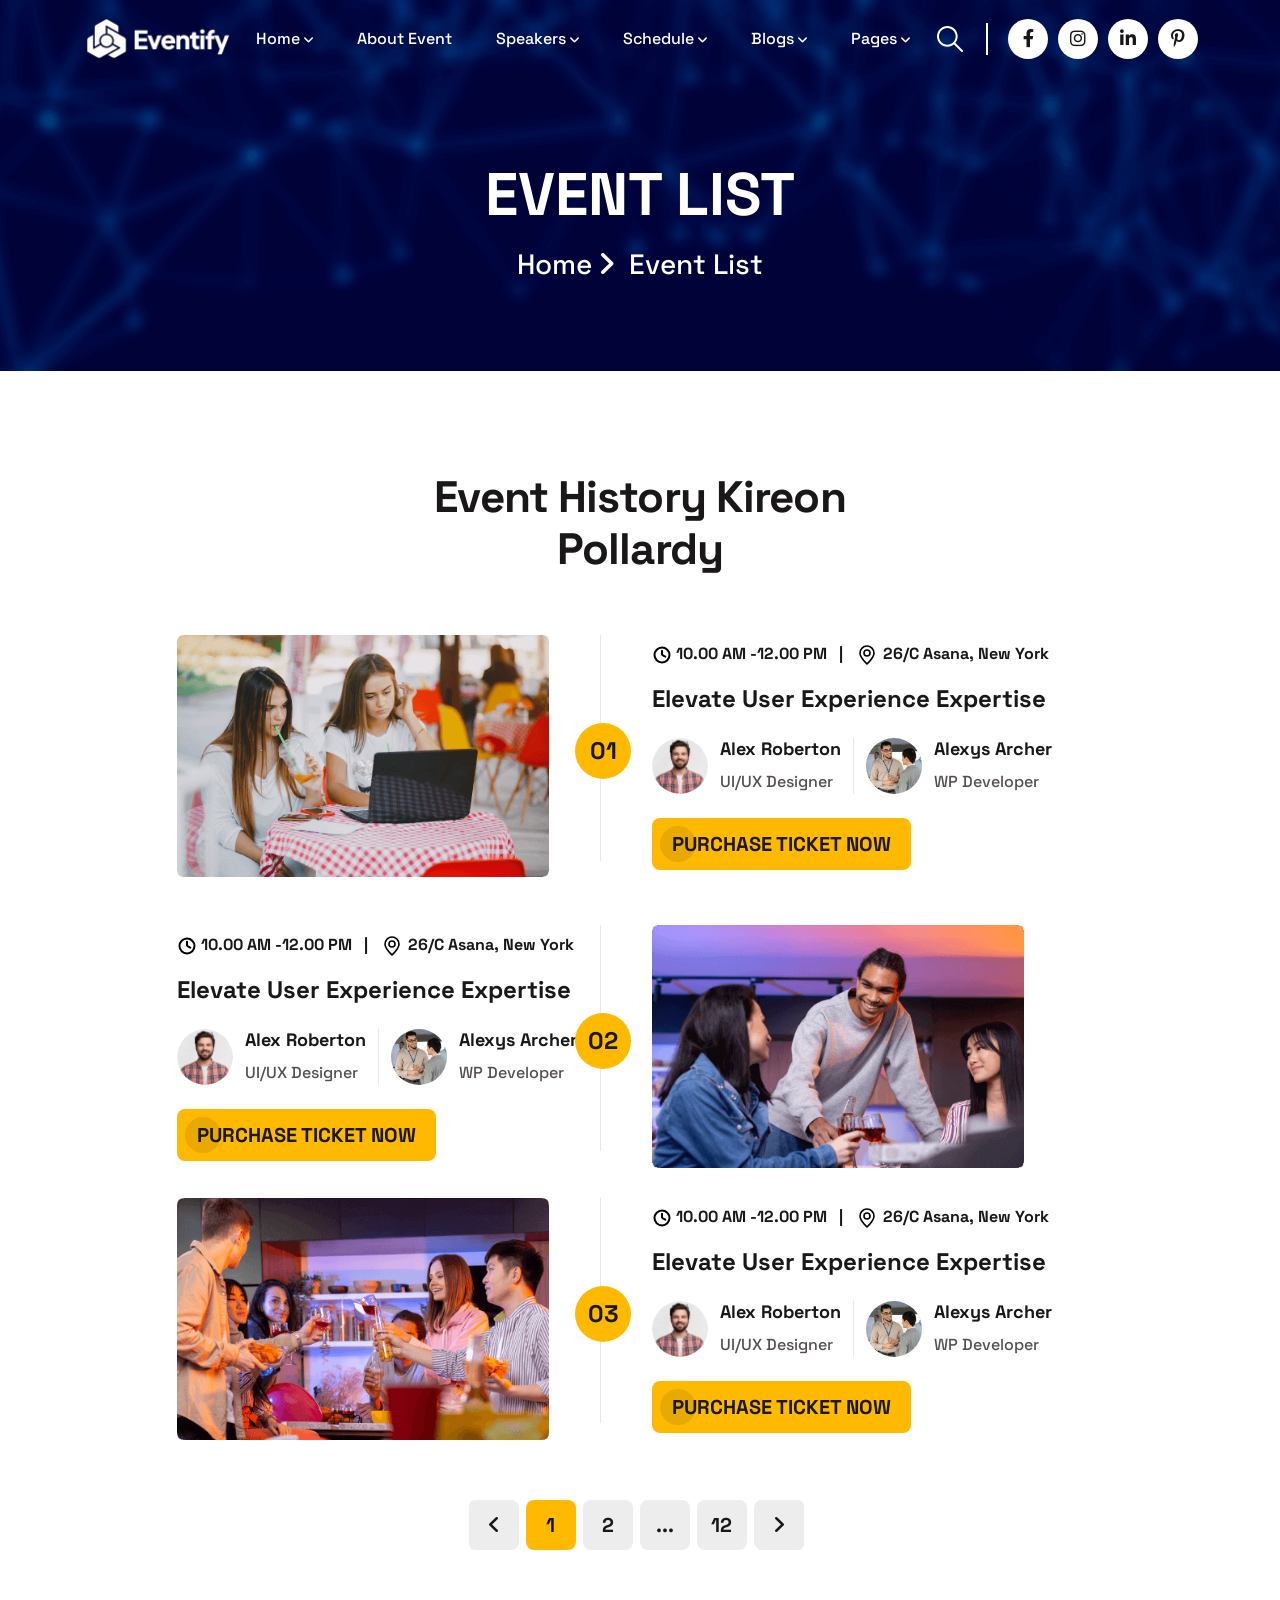
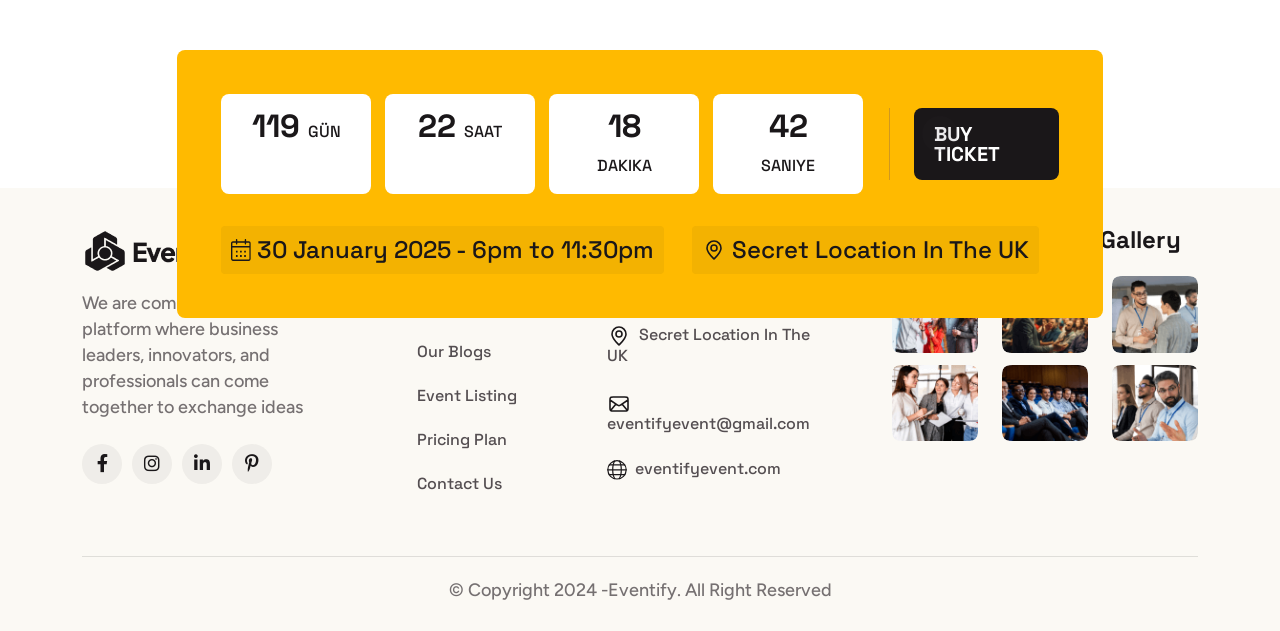
<file: event.html>
<!DOCTYPE html>
<html lang="en">
	<head>
		<meta charset="UTF-8" />
		<meta name="viewport" content="width=device-width, initial-scale=1.0" />
		<title>Eventify- Event And Conference Theme</title>

		<!--=====FAB ICON=======-->
		<link rel="shortcut icon" href="assets/img/logo/fav-logo1.png" />

		<!--===== CSS LINK =======-->
		<link rel="stylesheet" href="assets/css/vendor/bootstrap.min.css" />
		<link rel="stylesheet" href="assets/css/vendor/aos.css" />
		<link rel="stylesheet" href="assets/css/vendor/fontawesome.css" />
		<link rel="stylesheet" href="assets/css/vendor/magnific-popup.css" />
		<link rel="stylesheet" href="assets/css/vendor/mobile.css" />
		<link rel="stylesheet" href="assets/css/vendor/owlcarousel.min.css" />
		<link rel="stylesheet" href="assets/css/vendor/sidebar.css" />
		<link rel="stylesheet" href="assets/css/vendor/slick-slider.css" />
		<link rel="stylesheet" href="assets/css/vendor/nice-select.css" />
		<link rel="stylesheet" href="assets/css/vendor/odometer.css" />
		<link rel="stylesheet" href="assets/css/main.css" />

		<!--=====  JS SCRIPT LINK =======-->
		<script src="assets/js/vendor/jquery-3.7.1.min.js"></script>
	</head>
	<body class="homepage1-body">
		<!-- Popup Section -->
		<div id="popup" class="popup-overlay d-none">
			<div class="popup-content">
				<span class="close-btn" id="close-popup">&times;</span>
				<div class="popup-icon">
					<img src="assets/img/logo/popup-logo.png" alt="" />
				</div>
				<div class="space32"></div>
				<div class="heading2">
					<h2>Grow your business with our agency</h2>
					<div class="space8"></div>
					<ul>
						<li><img src="assets/img/icons/check3.svg" alt="" />Elevate User Experience Expertise</li>
						<li><img src="assets/img/icons/check3.svg" alt="" /> Elevate Your UI/UX Skills Designer</li>
						<li><img src="assets/img/icons/check3.svg" alt="" />Join Leading UI/UX Event the Year</li>
					</ul>
				</div>
				<div class="space50"></div>
				<a class="vl-btn2" href="contact.html"
					><span class="demo">Buy Ticket Now</span><span class="arrow"><i class="fa-solid fa-arrow-right"></i></span>
				</a>
				<p class="no-thanks">No thanks</p>
			</div>
		</div>
		<!--===== PRELOADER STARTS =======-->
		<div class="preloader">
			<div class="loading-container">
				<div class="loading"></div>
				<div id="loading-icon"><img src="assets/img/logo/preloader.png" alt="" /></div>
			</div>
		</div>
		<!--===== PRELOADER ENDS =======-->

		<!--===== PAGE PROGRESS START=======-->
		<div class="paginacontainer">
			<div class="progress-wrap">
				<svg class="progress-circle svg-content" width="100%" height="100%" viewBox="-1 -1 102 102">
					<path d="M50,1 a49,49 0 0,1 0,98 a49,49 0 0,1 0,-98" />
				</svg>
			</div>
		</div>
		<!--===== PAGE PROGRESS END=======-->

		<!--=====HEADER START=======-->
		<header>
			<div class="header-area homepage1 header header-sticky d-none d-lg-block" id="header">
				<div class="container">
					<div class="row">
						<div class="col-lg-12">
							<div class="header-elements">
								<div class="site-logo">
									<a href="index.html"><img src="assets/img/logo/logo1.png" alt="" /></a>
								</div>
								<div class="main-menu">
									<ul>
										<li>
											<a href="#">Home <i class="fa-solid fa-angle-down"></i></a>
											<div class="tp-submenu">
												<div class="row">
													<div class="col-lg-12">
														<div class="all-images-menu">
															<div class="homemenu-thumb">
																<div class="img1">
																	<img src="assets/img/all-images/demo/demo-img1.png" alt="" />
																</div>
																<div class="homemenu-btn">
																	<a class="vl-btn1" href="index.html">View Demo </a>
																</div>
																<div class="homemenu-text">
																	<a href="index.html">Eventify-Homepage 01</a>
																</div>
															</div>

															<div class="homemenu-thumb">
																<div class="img1">
																	<img src="assets/img/all-images/demo/demo-img2.png" alt="" />
																</div>
																<div class="homemenu-btn">
																	<a class="vl-btn1" href="index2.html">View Demo </a>
																</div>
																<div class="homemenu-text">
																	<a href="index2.html">Eventify-Homepage 02</a>
																</div>
															</div>

															<div class="homemenu-thumb">
																<div class="img1">
																	<img src="assets/img/all-images/demo/demo-img3.png" alt="" />
																</div>
																<div class="homemenu-btn">
																	<a class="vl-btn1" href="index3.html">View Demo </a>
																</div>
																<div class="homemenu-text">
																	<a href="index3.html">Eventify-Homepage 03</a>
																</div>
															</div>

															<div class="homemenu-thumb">
																<div class="img1">
																	<img src="assets/img/all-images/demo/demo-img4.png" alt="" />
																</div>
																<div class="homemenu-btn">
																	<a class="vl-btn1" href="index4.html">View Demo </a>
																</div>
																<div class="homemenu-text">
																	<a href="index4.html">Eventify-Homepage 04</a>
																</div>
															</div>

															<div class="homemenu-thumb" style="margin: 0">
																<div class="img1">
																	<img src="assets/img/all-images/demo/demo-img5.png" alt="" />
																</div>
																<div class="homemenu-btn">
																	<a class="vl-btn1" href="index5.html">View Demo </a>
																</div>
																<div class="homemenu-text">
																	<a href="index5.html">Eventify-Homepage 05</a>
																</div>
															</div>
														</div>

														<div class="all-images-menu">
															<div class="homemenu-thumb">
																<div class="img1">
																	<img src="assets/img/all-images/demo/demo-img6.png" alt="" />
																</div>
																<div class="homemenu-btn">
																	<a class="vl-btn1" href="index6.html">View Demo </a>
																</div>
																<div class="homemenu-text">
																	<a href="index6.html">Eventify-Homepage 06</a>
																</div>
															</div>

															<div class="homemenu-thumb">
																<div class="img1">
																	<img src="assets/img/all-images/demo/demo-img7.png" alt="" />
																</div>
																<div class="homemenu-btn">
																	<a class="vl-btn1" href="index7.html">View Demo </a>
																</div>
																<div class="homemenu-text">
																	<a href="index7.html">Eventify-Homepage 07</a>
																</div>
															</div>

															<div class="homemenu-thumb">
																<div class="img1">
																	<img src="assets/img/all-images/demo/demo-img8.png" alt="" />
																</div>
																<div class="homemenu-btn">
																	<a class="vl-btn1" href="index8.html">View Demo </a>
																</div>
																<div class="homemenu-text">
																	<a href="index8.html">Eventify-Homepage 08</a>
																</div>
															</div>

															<div class="homemenu-thumb">
																<div class="img1">
																	<img src="assets/img/all-images/demo/demo-img9.png" alt="" />
																</div>
																<div class="homemenu-btn">
																	<a class="vl-btn1" href="index9.html">View Demo </a>
																</div>
																<div class="homemenu-text">
																	<a href="index9.html">Eventify-Homepage 09</a>
																</div>
															</div>

															<div class="homemenu-thumb" style="margin: 0">
																<div class="img1">
																	<img src="assets/img/all-images/demo/demo-img10.png" alt="" />
																</div>
																<div class="homemenu-btn">
																	<a class="vl-btn1" href="index10.html">View Demo </a>
																</div>
																<div class="homemenu-text">
																	<a href="index10.html">Eventify-Homepage 10</a>
																</div>
															</div>
														</div>
													</div>
												</div>
											</div>
										</li>
										<li><a href="about.html">About Event</a></li>
										<li>
											<a href="#">Speakers <i class="fa-solid fa-angle-down"></i></a>
											<ul class="dropdown-padding">
												<li><a href="speakers.html">Speakers</a></li>
												<li><a href="speakers-single.html">Speakers Details</a></li>
											</ul>
										</li>

										<li>
											<a href="#">Schedule <i class="fa-solid fa-angle-down"></i></a>
											<ul class="dropdown-padding">
												<li><a href="event.html">Our Event</a></li>
												<li><a href="event-schedule.html">Event Schedule</a></li>
												<li><a href="event-single.html">Event Details</a></li>
											</ul>
										</li>
										<li>
											<a href="#">Blogs <i class="fa-solid fa-angle-down"></i></a>
											<ul class="dropdown-padding">
												<li><a href="blog.html">Our Blog</a></li>
												<li><a href="blog-single.html">Blog Details</a></li>
											</ul>
										</li>
										<li>
											<a href="#">Pages <i class="fa-solid fa-angle-down"></i></a>
											<ul class="dropdown-padding">
												<li><a href="memories.html">Our Memories</a></li>
												<li><a href="pricing-plan.html">Pricing Plan</a></li>
												<li><a href="faq.html">FAQ,s</a></li>
												<li><a href="contact.html">Contact Us</a></li>
											</ul>
										</li>
									</ul>
								</div>
								<div class="btn-area">
									<div class="search-icon header__search header-search-btn">
										<a href="#"><img src="assets/img/icons/search1.svg" alt="" /></a>
									</div>
									<ul>
										<li>
											<a href="#"><i class="fa-brands fa-facebook-f"></i></a>
										</li>
										<li>
											<a href="#"><i class="fa-brands fa-instagram"></i></a>
										</li>
										<li>
											<a href="#"><i class="fa-brands fa-linkedin-in"></i></a>
										</li>
										<li>
											<a href="#" class="m-0"><i class="fa-brands fa-pinterest-p"></i></a>
										</li>
									</ul>
								</div>

								<div class="header-search-form-wrapper">
									<div class="tx-search-close tx-close"><i class="fa-solid fa-xmark"></i></div>
									<div class="header-search-container">
										<form role="search" class="search-form">
											<input type="search" class="search-field" placeholder="Search …" value="" name="s" />
											<button type="submit" class="search-submit"><img src="assets/img/icons/search1.svg" alt="" /></button>
										</form>
									</div>
								</div>
								<div class="body-overlay"></div>
							</div>
						</div>
					</div>
				</div>
			</div>
		</header>
		<!--=====HEADER END =======-->

		<!--===== MOBILE HEADER STARTS =======-->
		<div class="mobile-header mobile-haeder1 d-block d-lg-none">
			<div class="container-fluid">
				<div class="col-12">
					<div class="mobile-header-elements">
						<div class="mobile-logo">
							<a href="index.html"><img src="assets/img/logo/logo1.png" alt="" /></a>
						</div>
						<div class="mobile-nav-icon dots-menu">
							<i class="fa-solid fa-bars-staggered"></i>
						</div>
					</div>
				</div>
			</div>
		</div>

		<div class="mobile-sidebar mobile-sidebar1">
			<div class="logosicon-area">
				<div class="logos">
					<img src="assets/img/logo/logo2.png" alt="" />
				</div>
				<div class="menu-close">
					<i class="fa-solid fa-xmark"></i>
				</div>
			</div>
			<div class="mobile-nav mobile-nav1">
				<ul class="mobile-nav-list nav-list1">
					<li>
						<a href="#">Home </a>
						<ul class="sub-menu">
							<li><a href="index.html">Home One</a></li>
							<li><a href="index2.html">Home Two</a></li>
							<li><a href="index3.html">Home Three</a></li>
							<li><a href="index4.html">Home Four</a></li>
							<li><a href="index5.html">Home Five</a></li>
							<li><a href="index6.html">Home Six</a></li>
							<li><a href="index7.html">Home Seven</a></li>
							<li><a href="index8.html">Home Eight</a></li>
							<li><a href="index9.html">Home Nine</a></li>
							<li><a href="index10.html">Home Ten</a></li>
						</ul>
					</li>
					<li><a href="about.html">About Event</a></li>
					<li>
						<a href="features.html">Speakers</a>
						<ul class="sub-menu">
							<li><a href="speakers.html">Speakers</a></li>
							<li><a href="speakers-single.html">Speakers Details</a></li>
						</ul>
					</li>
					<li>
						<a href="features.html">Schedule</a>
						<ul class="sub-menu">
							<li><a href="event.html">Our Event</a></li>
							<li><a href="event-schedule.html">Event Schedule</a></li>
							<li><a href="event-single.html">Event Details</a></li>
						</ul>
					</li>
					<li>
						<a href="#">Blogs</a>
						<ul class="sub-menu">
							<li><a href="blog.html">Our Blog</a></li>
							<li><a href="blog-single.html">Blog Details</a></li>
						</ul>
					</li>
					<li>
						<a href="#">Pages</a>
						<ul class="sub-menu">
							<li><a href="memories.html">Our Memories</a></li>
							<li><a href="pricing-plan.html">Pricing Plan</a></li>
							<li><a href="faq.html">FAQ,s</a></li>
							<li><a href="contact.html">Contact Us</a></li>
						</ul>
					</li>
					<li><a href="contact.html">Contact Us</a></li>
				</ul>
				<div class="allmobilesection">
					<a href="contact.html" class="vl-btn1">Contact Now</a>
					<div class="single-footer">
						<h3>Contact Info</h3>
						<div class="footer1-contact-info">
							<div class="contact-info-single">
								<div class="contact-info-icon">
									<span><i class="fa-solid fa-phone-volume"></i></span>
								</div>
								<div class="contact-info-text">
									<a href="tel:+3(924)4596512">+3(924)4596512</a>
								</div>
							</div>
							<div class="contact-info-single">
								<div class="contact-info-icon">
									<span><i class="fa-solid fa-envelope"></i></span>
								</div>
								<div class="contact-info-text">
									<a href="mailto:info@example.com">info@example.com</a>
								</div>
							</div>
							<div class="single-footer">
								<h3>Our Location</h3>
								<div class="contact-info-single">
									<div class="contact-info-icon">
										<span><i class="fa-solid fa-location-dot"></i></span>
									</div>
									<div class="contact-info-text">
										<a href="mailto:info@example.com"
											>55 East Birchwood Ave.Brooklyn, <br />
											New York 11201,United States</a
										>
									</div>
								</div>
							</div>
							<div class="single-footer">
								<h3>Social Links</h3>
								<div class="social-links-mobile-menu">
									<ul>
										<li>
											<a href="#"><i class="fa-brands fa-facebook-f"></i></a>
										</li>
										<li>
											<a href="#"><i class="fa-brands fa-instagram"></i></a>
										</li>
										<li>
											<a href="#"><i class="fa-brands fa-linkedin-in"></i></a>
										</li>
										<li>
											<a href="#"><i class="fa-brands fa-youtube"></i></a>
										</li>
									</ul>
								</div>
							</div>
						</div>
					</div>
				</div>
			</div>
		</div>
		<!--===== MOBILE HEADER STARTS =======-->

		<!--===== HERO AREA STARTS =======-->
		<div class="inner-page-header" style="background-image: url(assets/img/bg/header-bg8.png)">
			<div class="container">
				<div class="row">
					<div class="col-lg-6 m-auto">
						<div class="heading1 text-center">
							<h1>Event List</h1>
							<div class="space20"></div>
							<a href="index.html">Home <i class="fa-solid fa-angle-right"></i> <span>Event List</span></a>
						</div>
					</div>
				</div>
			</div>
		</div>
		<!--===== HERO AREA ENDS =======-->

		<!--===== EVENT AREA STARTS =======-->
		<div class="event-team-area sp1">
			<div class="container">
				<div class="row">
					<div class="col-lg-6 m-auto">
						<div class="heading2 text-center space-margin60">
							<h2>Event History Kireon Pollardy</h2>
						</div>
					</div>
				</div>
				<div class="row">
					<div class="col-lg-12 m-auto">
						<div class="event-widget-area">
							<div class="row">
								<div class="col-lg-10 m-auto">
									<div class="event2-boxarea box1">
										<h1 class="active">01</h1>
										<div class="row align-items-center">
											<div class="col-lg-5">
												<div class="img1">
													<img src="assets/img/all-images/event/event-img4.png" alt="" />
												</div>
											</div>
											<div class="col-lg-1"></div>
											<div class="col-lg-6">
												<div class="content-area">
													<ul>
														<li>
															<a href="#"><img src="assets/img/icons/clock1.svg" alt="" />10.00 AM -12.00 PM <span> | </span></a>
														</li>
														<li>
															<a href="#"><img src="assets/img/icons/location1.svg" alt="" />26/C Asana, New York </a>
														</li>
													</ul>
													<div class="space20"></div>
													<a href="event-single.html" class="head">Elevate User Experience Expertise</a>
													<div class="space24"></div>
													<div class="author-area">
														<div class="autho-name-area">
															<div class="img1">
																<img src="assets/img/all-images/testimonials/testimonial-img1.png" alt="" />
															</div>
															<div class="text">
																<a href="speakers-single.html">Alex Roberton</a>
																<div class="space8"></div>
																<p>UI/UX Designer</p>
															</div>
														</div>

														<div class="autho-name-area" style="padding: 0 0 0 12px; border: none">
															<div class="img1">
																<img src="assets/img/all-images/testimonials/testimonial-img2.png" alt="" />
															</div>
															<div class="text">
																<a href="speakers-single.html">Alexys Archer</a>
																<div class="space8"></div>
																<p>WP Developer</p>
															</div>
														</div>
													</div>
													<div class="space24"></div>
													<div class="btn-area1">
														<a href="pricing-plan.html" class="vl-btn1"><span class="demo">purchase ticket Now</span></a>
													</div>
												</div>
											</div>
										</div>
									</div>
								</div>
							</div>
							<div class="space48"></div>
							<div class="row">
								<div class="col-lg-10 m-auto">
									<div class="event2-boxarea box1">
										<h1 class="active">02</h1>
										<div class="row align-items-center">
											<div class="col-lg-6">
												<div class="content-area">
													<ul>
														<li>
															<a href="#"><img src="assets/img/icons/clock1.svg" alt="" />10.00 AM -12.00 PM <span> | </span></a>
														</li>
														<li>
															<a href="#"><img src="assets/img/icons/location1.svg" alt="" />26/C Asana, New York </a>
														</li>
													</ul>
													<div class="space20"></div>
													<a href="event-single.html" class="head">Elevate User Experience Expertise</a>
													<div class="space24"></div>
													<div class="author-area">
														<div class="autho-name-area">
															<div class="img1">
																<img src="assets/img/all-images/testimonials/testimonial-img1.png" alt="" />
															</div>
															<div class="text">
																<a href="speakers-single.html">Alex Roberton</a>
																<div class="space8"></div>
																<p>UI/UX Designer</p>
															</div>
														</div>

														<div class="autho-name-area" style="padding: 0 0 0 12px; border: none">
															<div class="img1">
																<img src="assets/img/all-images/testimonials/testimonial-img2.png" alt="" />
															</div>
															<div class="text">
																<a href="speakers-single.html">Alexys Archer</a>
																<div class="space8"></div>
																<p>WP Developer</p>
															</div>
														</div>
													</div>
													<div class="space24"></div>
													<div class="btn-area1">
														<a href="pricing-plan.html" class="vl-btn1"><span class="demo">purchase ticket Now</span></a>
													</div>
												</div>
												<div class="space30 d-lg-none d-block"></div>
											</div>

											<div class="col-lg-5">
												<div class="img1">
													<img src="assets/img/all-images/event/event-img5.png" alt="" />
												</div>
											</div>
										</div>
									</div>
								</div>
							</div>
							<div class="space30"></div>
							<div class="row">
								<div class="col-lg-10 m-auto">
									<div class="event2-boxarea box1">
										<h1 class="active">03</h1>
										<div class="row align-items-center">
											<div class="col-lg-5">
												<div class="img1">
													<img src="assets/img/all-images/event/event-img6.png" alt="" />
												</div>
											</div>
											<div class="col-lg-1"></div>
											<div class="col-lg-6">
												<div class="content-area">
													<ul>
														<li>
															<a href="#"><img src="assets/img/icons/clock1.svg" alt="" />10.00 AM -12.00 PM <span> | </span></a>
														</li>
														<li>
															<a href="#"><img src="assets/img/icons/location1.svg" alt="" />26/C Asana, New York </a>
														</li>
													</ul>
													<div class="space20"></div>
													<a href="event-single.html" class="head">Elevate User Experience Expertise</a>
													<div class="space24"></div>
													<div class="author-area">
														<div class="autho-name-area">
															<div class="img1">
																<img src="assets/img/all-images/testimonials/testimonial-img1.png" alt="" />
															</div>
															<div class="text">
																<a href="speakers-single.html">Alex Roberton</a>
																<div class="space8"></div>
																<p>UI/UX Designer</p>
															</div>
														</div>

														<div class="autho-name-area" style="padding: 0 0 0 12px; border: none">
															<div class="img1">
																<img src="assets/img/all-images/testimonials/testimonial-img2.png" alt="" />
															</div>
															<div class="text">
																<a href="speakers-single.html">Alexys Archer</a>
																<div class="space8"></div>
																<p>WP Developer</p>
															</div>
														</div>
													</div>
													<div class="space24"></div>
													<div class="btn-area1">
														<a href="pricing-plan.html" class="vl-btn1"><span class="demo">purchase ticket Now</span></a>
													</div>
												</div>
											</div>
										</div>
									</div>
								</div>
							</div>
						</div>

						<div class="space60"></div>
						<div class="pagination-area">
							<nav aria-label="Page navigation example">
								<ul class="pagination">
									<li class="page-item">
										<a class="page-link" href="#" aria-label="Previous">
											<i class="fa-solid fa-angle-left"></i>
										</a>
									</li>
									<li class="page-item"><a class="page-link active" href="#">1</a></li>
									<li class="page-item"><a class="page-link" href="#">2</a></li>
									<li class="page-item"><a class="page-link" href="#">...</a></li>
									<li class="page-item"><a class="page-link" href="#">12</a></li>
									<li class="page-item">
										<a class="page-link" href="#" aria-label="Next">
											<i class="fa-solid fa-angle-right"></i>
										</a>
									</li>
								</ul>
							</nav>
						</div>
					</div>
				</div>
			</div>
		</div>
		<!--===== EVENT AREA ENDS =======-->

		<!--===== CTA AREA STARTS =======-->
		<div class="cta1-section-area d-lg-block d-block">
			<div class="container">
				<div class="row">
					<div class="col-lg-10 m-auto">
						<div class="cta1-main-boxarea">
							<div class="timer-btn-area">
								<div class="timer">
									<div class="time-box">
										<span id="days1" class="time-value">119</span>
										<br />
									</div>
									<div class="space14"></div>
									<div class="time-box">
										<span id="hours1" class="time-value">22</span>
										<br />
									</div>
									<div class="space14"></div>
									<div class="time-box">
										<span id="minutes1" class="time-value">18</span>
										<br />
									</div>
									<div class="space14"></div>
									<div class="time-box" style="margin: 0 26px 0 0">
										<span id="seconds1" class="time-value">44</span>
										<br />
									</div>
								</div>
								<div class="btn-area1">
									<a href="pricing-plan.html" class="vl-btn1">Buy Ticket</a>
								</div>
							</div>
							<ul>
								<li>
									<a href="#"><img src="assets/img/icons/calender1.svg" alt="" />30 January 2025 - 6pm to 11:30pm</a>
								</li>
								<li class="m-0">
									<a href="#"><img src="assets/img/icons/location1.svg" alt="" />Secret Location In The UK</a>
								</li>
							</ul>
						</div>
					</div>
				</div>
			</div>
		</div>
		<!--===== CTA AREA ENDS =======-->

		<!--===== CTA AREA STARTS =======-->
		<div class="cta1-section-area d-lg-none d-block">
			<div class="container">
				<div class="row">
					<div class="col-lg-10 m-auto">
						<div class="cta1-main-boxarea">
							<div class="timer-btn-area">
								<div class="timer">
									<div class="time-box">
										<span id="days" class="time-value">119</span>
										<br />
									</div>
									<div class="space14"></div>
									<div class="time-box">
										<span id="hours" class="time-value">22</span>
										<br />
									</div>
									<div class="space14"></div>
									<div class="time-box">
										<span id="minutes" class="time-value">18</span>
										<br />
									</div>
									<div class="space14"></div>
									<div class="time-box" style="margin: 0 26px 0 0">
										<span id="seconds" class="time-value">44</span>
										<br />
									</div>
								</div>
								<div class="btn-area1">
									<a href="pricing-plan.html" class="vl-btn1">Buy Ticket</a>
								</div>
							</div>
							<ul>
								<li>
									<a href="#"><img src="assets/img/icons/calender1.svg" alt="" />30 January 2025 - 6pm to 11:30pm</a>
								</li>
								<li class="m-0">
									<a href="#"><img src="assets/img/icons/location1.svg" alt="" />Secret Location In The UK</a>
								</li>
							</ul>
						</div>
					</div>
				</div>
			</div>
		</div>
		<!--===== CTA AREA ENDS =======-->

		<!--===== FOOTER AREA STARTS =======-->
		<div class="footer1-sertion-area">
			<div class="container">
				<div class="row">
					<div class="col-lg-3 col-md-6">
						<div class="footer-logo-area">
							<img src="assets/img/logo/logo2.png" alt="" />
							<div class="space16"></div>
							<p>We are committed to creating a platform where business leaders, innovators, and professionals can come together to exchange ideas</p>
							<div class="space24"></div>
							<ul>
								<li>
									<a href="#"><i class="fa-brands fa-facebook-f"></i></a>
								</li>
								<li>
									<a href="#"><i class="fa-brands fa-instagram"></i></a>
								</li>
								<li>
									<a href="#"><i class="fa-brands fa-linkedin-in"></i></a>
								</li>
								<li>
									<a href="#" class="m-0"><i class="fa-brands fa-pinterest-p"></i></a>
								</li>
							</ul>
						</div>
					</div>
					<div class="col-lg-2 col-md-6">
						<div class="link-content">
							<h3>Quick Links</h3>
							<ul>
								<li><a href="about.html">About Us</a></li>
								<li><a href="blog.html">Our Blogs</a></li>
								<li><a href="event.html">Event Listing</a></li>
								<li><a href="pricing-plan.html">Pricing Plan</a></li>
								<li><a href="contact.html">Contact Us</a></li>
							</ul>
						</div>
					</div>

					<div class="col-lg-3 col-md-6">
						<div class="link-content2">
							<h3>Contact Us</h3>
							<ul>
								<li>
									<a href="tel:+11234567890"><img src="assets/img/icons/phn1.svg" alt="" />+1 123 456 7890</a>
								</li>
								<li>
									<a href="#"><img src="assets/img/icons/location1.svg" alt="" />Secret Location In The UK</a>
								</li>
								<li>
									<a href="mailto:eventifyevent@gmail.com"><img src="assets/img/icons/mail1.svg" alt="" />eventifyevent@gmail.com</a>
								</li>
								<li>
									<a href="#"> <img src="assets/img/icons/world1.svg" alt="" />eventifyevent.com</a>
								</li>
							</ul>
						</div>
					</div>
					<div class="col-lg-4 col-md-6">
						<div class="footer-social-box">
							<h3>Our Recent Event Gallery</h3>
							<div class="space12"></div>
							<div class="row">
								<div class="col-lg-4 col-md-4 col-4">
									<div class="img1">
										<img src="assets/img/all-images/footer/footer-img1.png" alt="" />
										<div class="icons">
											<a href="#"><i class="fa-brands fa-instagram"></i></a>
										</div>
									</div>
								</div>
								<div class="col-lg-4 col-md-4 col-4">
									<div class="img1">
										<img src="assets/img/all-images/footer/footer-img2.png" alt="" />
										<div class="icons">
											<a href="#"><i class="fa-brands fa-instagram"></i></a>
										</div>
									</div>
								</div>
								<div class="col-lg-4 col-md-4 col-4">
									<div class="img1">
										<img src="assets/img/all-images/footer/footer-img3.png" alt="" />
										<div class="icons">
											<a href="#"><i class="fa-brands fa-instagram"></i></a>
										</div>
									</div>
								</div>
								<div class="col-lg-4 col-md-4 col-4">
									<div class="img1">
										<img src="assets/img/all-images/footer/footer-img4.png" alt="" />
										<div class="icons">
											<a href="#"><i class="fa-brands fa-instagram"></i></a>
										</div>
									</div>
								</div>
								<div class="col-lg-4 col-md-4 col-4">
									<div class="img1">
										<img src="assets/img/all-images/footer/footer-img5.png" alt="" />
										<div class="icons">
											<a href="#"><i class="fa-brands fa-instagram"></i></a>
										</div>
									</div>
								</div>
								<div class="col-lg-4 col-md-4 col-4">
									<div class="img1">
										<img src="assets/img/all-images/footer/footer-img6.png" alt="" />
										<div class="icons">
											<a href="#"><i class="fa-brands fa-instagram"></i></a>
										</div>
									</div>
								</div>
							</div>
						</div>
					</div>
				</div>
				<div class="space60"></div>
				<div class="row">
					<div class="col-lg-12">
						<div class="copyright">
							<p>&copy; Copyright 2024 -Eventify. All Right Reserved</p>
						</div>
					</div>
				</div>
			</div>
		</div>
		<!--===== FOOTER AREA ENDS =======-->

		<!--===== JS SCRIPT LINK =======-->
		<script src="assets/js/vendor/bootstrap.min.js"></script>
		<script src="assets/js/vendor/fontawesome.js"></script>
		<script src="assets/js/vendor/aos.js"></script>
		<script src="assets/js/vendor/jquery.appear.js"></script>
		<script src="assets/js/vendor/jquery.odometer.min.js"></script>
		<script src="assets/js/vendor/sidebar.js"></script>
		<script src="assets/js/vendor/magnific-popup.js"></script>
		<script src="assets/js/vendor/gsap.min.js"></script>
		<script src="assets/js/vendor/ScrollTrigger.min.js"></script>
		<script src="assets/js/vendor/Splitetext.js"></script>
		<script src="assets/js/vendor/mobilemenu.js"></script>
		<script src="assets/js/vendor/owlcarousel.min.js"></script>
		<script src="assets/js/vendor/nice-select.js"></script>
		<script src="assets/js/vendor/waypoints.js"></script>
		<script src="assets/js/vendor/slick-slider.js"></script>
		<script src="assets/js/vendor/circle-progress.js"></script>
		<script src="assets/js/main.js"></script>
	</body>
</html>
</file>
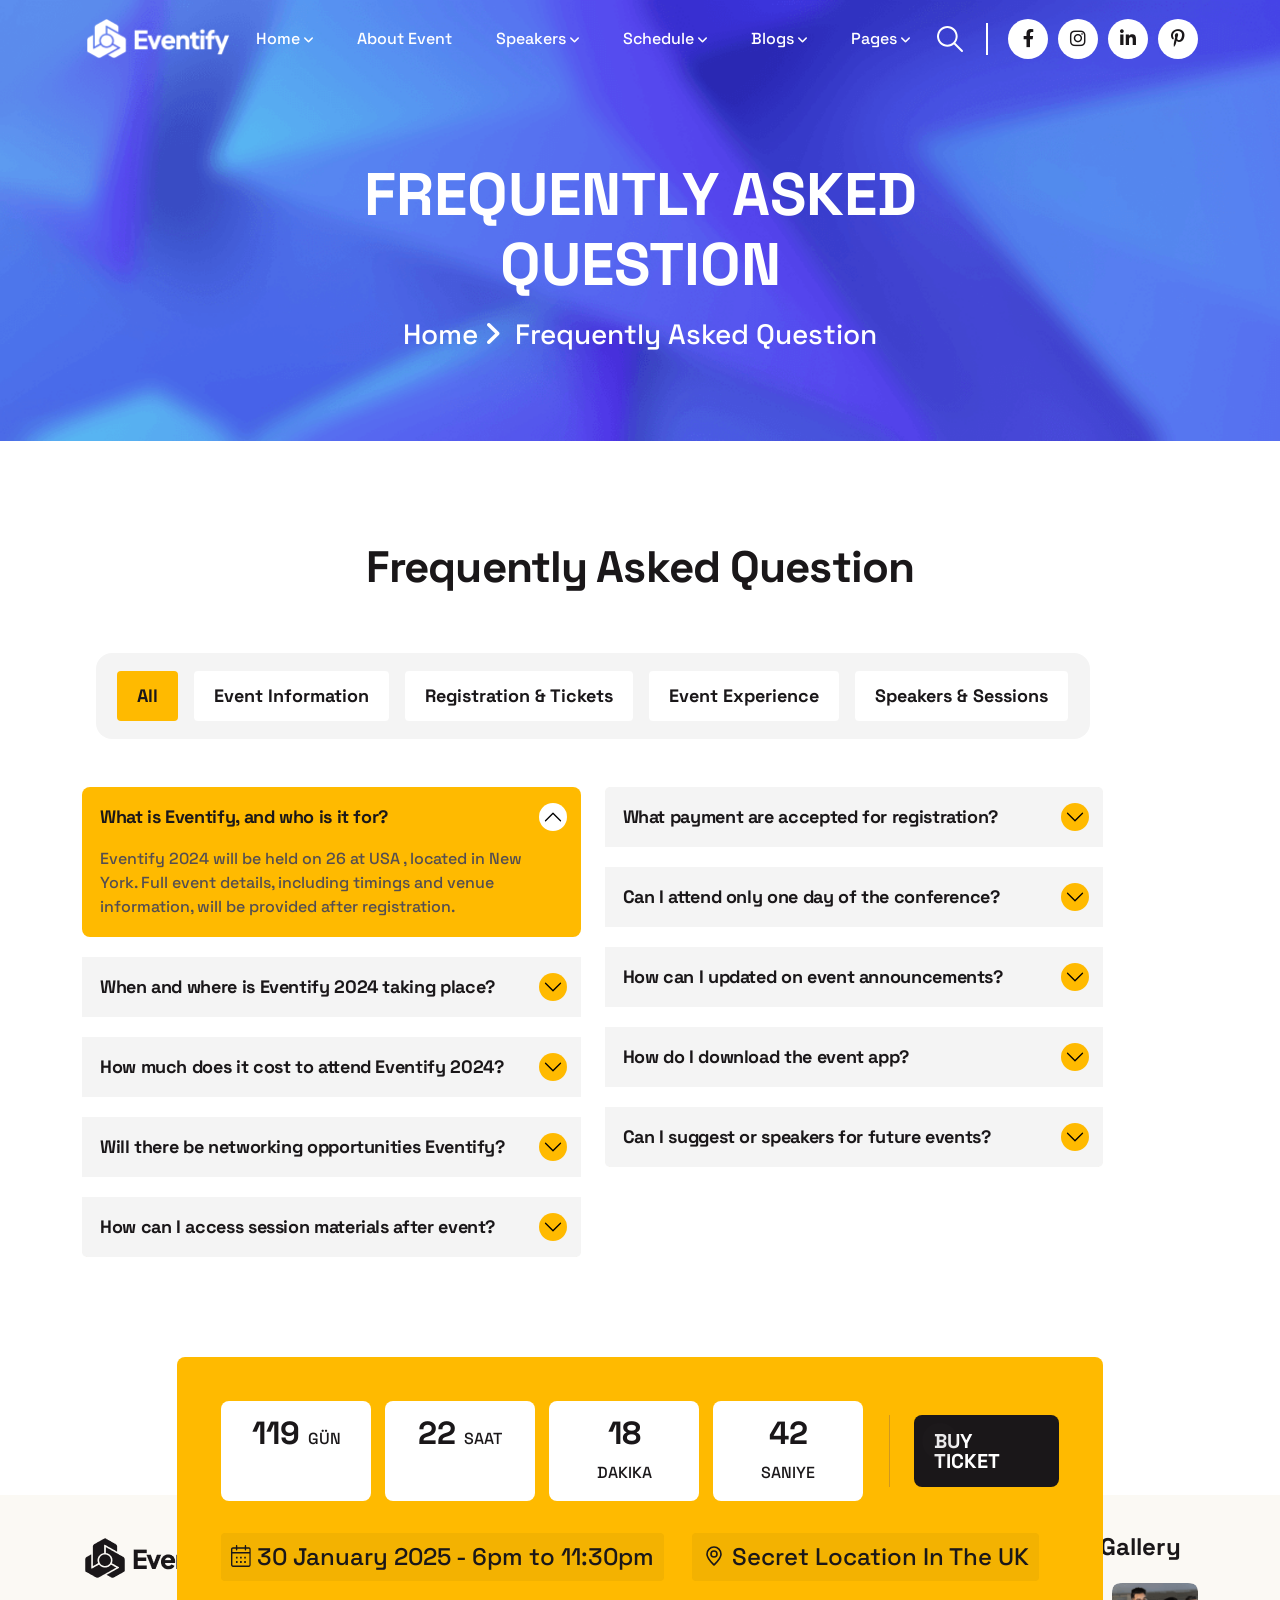
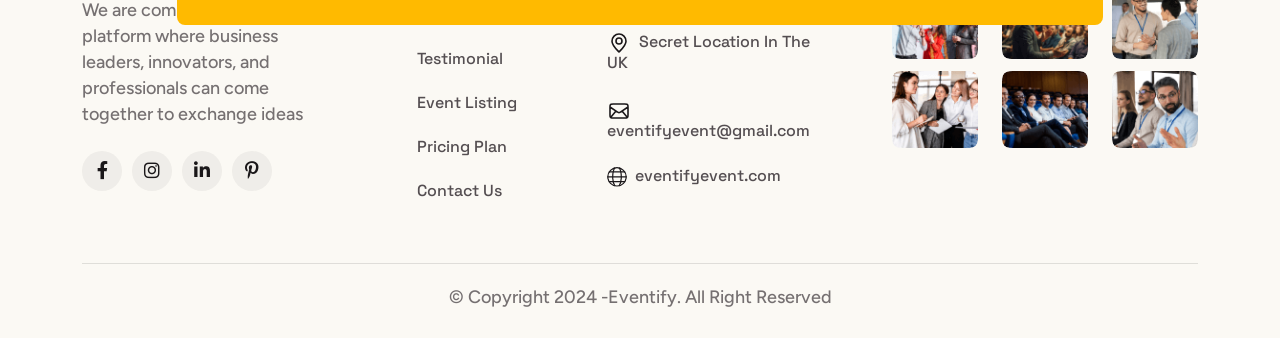
<file: faq.html>
<!DOCTYPE html>
<html lang="en">
	<head>
		<meta charset="UTF-8" />
		<meta name="viewport" content="width=device-width, initial-scale=1.0" />
		<title>Eventify- Event And Conference Theme</title>

		<!--=====FAB ICON=======-->
		<link rel="shortcut icon" href="assets/img/logo/fav-logo1.png" />

		<!--===== CSS LINK =======-->
		<link rel="stylesheet" href="assets/css/vendor/bootstrap.min.css" />
		<link rel="stylesheet" href="assets/css/vendor/aos.css" />
		<link rel="stylesheet" href="assets/css/vendor/fontawesome.css" />
		<link rel="stylesheet" href="assets/css/vendor/magnific-popup.css" />
		<link rel="stylesheet" href="assets/css/vendor/mobile.css" />
		<link rel="stylesheet" href="assets/css/vendor/owlcarousel.min.css" />
		<link rel="stylesheet" href="assets/css/vendor/sidebar.css" />
		<link rel="stylesheet" href="assets/css/vendor/slick-slider.css" />
		<link rel="stylesheet" href="assets/css/vendor/nice-select.css" />
		<link rel="stylesheet" href="assets/css/vendor/odometer.css" />
		<link rel="stylesheet" href="assets/css/main.css" />

		<!--=====  JS SCRIPT LINK =======-->
		<script src="assets/js/vendor/jquery-3.7.1.min.js"></script>
	</head>
	<body class="homepage1-body">
		<!-- Popup Section -->
		<div id="popup" class="popup-overlay d-none">
			<div class="popup-content">
				<span class="close-btn" id="close-popup">&times;</span>
				<div class="popup-icon">
					<img src="assets/img/logo/popup-logo.png" alt="" />
				</div>
				<div class="space32"></div>
				<div class="heading2">
					<h2>Grow your business with our agency</h2>
					<div class="space8"></div>
					<ul>
						<li><img src="assets/img/icons/check3.svg" alt="" />Elevate User Experience Expertise</li>
						<li><img src="assets/img/icons/check3.svg" alt="" /> Elevate Your UI/UX Skills Designer</li>
						<li><img src="assets/img/icons/check3.svg" alt="" />Join Leading UI/UX Event the Year</li>
					</ul>
				</div>
				<div class="space50"></div>
				<a class="vl-btn2" href="contact.html"
					><span class="demo">Buy Ticket Now</span><span class="arrow"><i class="fa-solid fa-arrow-right"></i></span>
				</a>
				<p class="no-thanks">No thanks</p>
			</div>
		</div>
		<!--===== PRELOADER STARTS =======-->
		<div class="preloader">
			<div class="loading-container">
				<div class="loading"></div>
				<div id="loading-icon"><img src="assets/img/logo/preloader.png" alt="" /></div>
			</div>
		</div>
		<!--===== PRELOADER ENDS =======-->

		<!--===== PAGE PROGRESS START=======-->
		<div class="paginacontainer">
			<div class="progress-wrap">
				<svg class="progress-circle svg-content" width="100%" height="100%" viewBox="-1 -1 102 102">
					<path d="M50,1 a49,49 0 0,1 0,98 a49,49 0 0,1 0,-98" />
				</svg>
			</div>
		</div>
		<!--===== PAGE PROGRESS END=======-->

		<!--=====HEADER START=======-->
		<header>
			<div class="header-area homepage1 header header-sticky d-none d-lg-block" id="header">
				<div class="container">
					<div class="row">
						<div class="col-lg-12">
							<div class="header-elements">
								<div class="site-logo">
									<a href="index.html"><img src="assets/img/logo/logo1.png" alt="" /></a>
								</div>
								<div class="main-menu">
									<ul>
										<li>
											<a href="#">Home <i class="fa-solid fa-angle-down"></i></a>
											<div class="tp-submenu">
												<div class="row">
													<div class="col-lg-12">
														<div class="all-images-menu">
															<div class="homemenu-thumb">
																<div class="img1">
																	<img src="assets/img/all-images/demo/demo-img1.png" alt="" />
																</div>
																<div class="homemenu-btn">
																	<a class="vl-btn1" href="index.html">View Demo </a>
																</div>
																<div class="homemenu-text">
																	<a href="index.html">Eventify-Homepage 01</a>
																</div>
															</div>

															<div class="homemenu-thumb">
																<div class="img1">
																	<img src="assets/img/all-images/demo/demo-img2.png" alt="" />
																</div>
																<div class="homemenu-btn">
																	<a class="vl-btn1" href="index2.html">View Demo </a>
																</div>
																<div class="homemenu-text">
																	<a href="index2.html">Eventify-Homepage 02</a>
																</div>
															</div>

															<div class="homemenu-thumb">
																<div class="img1">
																	<img src="assets/img/all-images/demo/demo-img3.png" alt="" />
																</div>
																<div class="homemenu-btn">
																	<a class="vl-btn1" href="index3.html">View Demo </a>
																</div>
																<div class="homemenu-text">
																	<a href="index3.html">Eventify-Homepage 03</a>
																</div>
															</div>

															<div class="homemenu-thumb">
																<div class="img1">
																	<img src="assets/img/all-images/demo/demo-img4.png" alt="" />
																</div>
																<div class="homemenu-btn">
																	<a class="vl-btn1" href="index4.html">View Demo </a>
																</div>
																<div class="homemenu-text">
																	<a href="index4.html">Eventify-Homepage 04</a>
																</div>
															</div>

															<div class="homemenu-thumb" style="margin: 0">
																<div class="img1">
																	<img src="assets/img/all-images/demo/demo-img5.png" alt="" />
																</div>
																<div class="homemenu-btn">
																	<a class="vl-btn1" href="index5.html">View Demo </a>
																</div>
																<div class="homemenu-text">
																	<a href="index5.html">Eventify-Homepage 05</a>
																</div>
															</div>
														</div>

														<div class="all-images-menu">
															<div class="homemenu-thumb">
																<div class="img1">
																	<img src="assets/img/all-images/demo/demo-img6.png" alt="" />
																</div>
																<div class="homemenu-btn">
																	<a class="vl-btn1" href="index6.html">View Demo </a>
																</div>
																<div class="homemenu-text">
																	<a href="index6.html">Eventify-Homepage 06</a>
																</div>
															</div>

															<div class="homemenu-thumb">
																<div class="img1">
																	<img src="assets/img/all-images/demo/demo-img7.png" alt="" />
																</div>
																<div class="homemenu-btn">
																	<a class="vl-btn1" href="index7.html">View Demo </a>
																</div>
																<div class="homemenu-text">
																	<a href="index7.html">Eventify-Homepage 07</a>
																</div>
															</div>

															<div class="homemenu-thumb">
																<div class="img1">
																	<img src="assets/img/all-images/demo/demo-img8.png" alt="" />
																</div>
																<div class="homemenu-btn">
																	<a class="vl-btn1" href="index8.html">View Demo </a>
																</div>
																<div class="homemenu-text">
																	<a href="index8.html">Eventify-Homepage 08</a>
																</div>
															</div>

															<div class="homemenu-thumb">
																<div class="img1">
																	<img src="assets/img/all-images/demo/demo-img9.png" alt="" />
																</div>
																<div class="homemenu-btn">
																	<a class="vl-btn1" href="index9.html">View Demo </a>
																</div>
																<div class="homemenu-text">
																	<a href="index9.html">Eventify-Homepage 09</a>
																</div>
															</div>

															<div class="homemenu-thumb" style="margin: 0">
																<div class="img1">
																	<img src="assets/img/all-images/demo/demo-img10.png" alt="" />
																</div>
																<div class="homemenu-btn">
																	<a class="vl-btn1" href="index10.html">View Demo </a>
																</div>
																<div class="homemenu-text">
																	<a href="index10.html">Eventify-Homepage 10</a>
																</div>
															</div>
														</div>
													</div>
												</div>
											</div>
										</li>
										<li><a href="about.html">About Event</a></li>
										<li>
											<a href="#">Speakers <i class="fa-solid fa-angle-down"></i></a>
											<ul class="dropdown-padding">
												<li><a href="speakers.html">Speakers</a></li>
												<li><a href="speakers-single.html">Speakers Details</a></li>
											</ul>
										</li>

										<li>
											<a href="#">Schedule <i class="fa-solid fa-angle-down"></i></a>
											<ul class="dropdown-padding">
												<li><a href="event.html">Our Event</a></li>
												<li><a href="event-schedule.html">Event Schedule</a></li>
												<li><a href="event-single.html">Event Details</a></li>
											</ul>
										</li>
										<li>
											<a href="#">Blogs <i class="fa-solid fa-angle-down"></i></a>
											<ul class="dropdown-padding">
												<li><a href="blog.html">Our Blog</a></li>
												<li><a href="blog-single.html">Blog Details</a></li>
											</ul>
										</li>
										<li>
											<a href="#">Pages <i class="fa-solid fa-angle-down"></i></a>
											<ul class="dropdown-padding">
												<li><a href="memories.html">Our Memories</a></li>
												<li><a href="pricing-plan.html">Pricing Plan</a></li>
												<li><a href="faq.html">FAQ,s</a></li>
												<li><a href="contact.html">Contact Us</a></li>
											</ul>
										</li>
									</ul>
								</div>
								<div class="btn-area">
									<div class="search-icon header__search header-search-btn">
										<a href="#"><img src="assets/img/icons/search1.svg" alt="" /></a>
									</div>
									<ul>
										<li>
											<a href="#"><i class="fa-brands fa-facebook-f"></i></a>
										</li>
										<li>
											<a href="#"><i class="fa-brands fa-instagram"></i></a>
										</li>
										<li>
											<a href="#"><i class="fa-brands fa-linkedin-in"></i></a>
										</li>
										<li>
											<a href="#" class="m-0"><i class="fa-brands fa-pinterest-p"></i></a>
										</li>
									</ul>
								</div>

								<div class="header-search-form-wrapper">
									<div class="tx-search-close tx-close"><i class="fa-solid fa-xmark"></i></div>
									<div class="header-search-container">
										<form role="search" class="search-form">
											<input type="search" class="search-field" placeholder="Search …" value="" name="s" />
											<button type="submit" class="search-submit"><img src="assets/img/icons/search1.svg" alt="" /></button>
										</form>
									</div>
								</div>
								<div class="body-overlay"></div>
							</div>
						</div>
					</div>
				</div>
			</div>
		</header>
		<!--=====HEADER END =======-->

		<!--===== MOBILE HEADER STARTS =======-->
		<div class="mobile-header mobile-haeder1 d-block d-lg-none">
			<div class="container-fluid">
				<div class="col-12">
					<div class="mobile-header-elements">
						<div class="mobile-logo">
							<a href="index.html"><img src="assets/img/logo/logo1.png" alt="" /></a>
						</div>
						<div class="mobile-nav-icon dots-menu">
							<i class="fa-solid fa-bars-staggered"></i>
						</div>
					</div>
				</div>
			</div>
		</div>

		<div class="mobile-sidebar mobile-sidebar1">
			<div class="logosicon-area">
				<div class="logos">
					<img src="assets/img/logo/logo2.png" alt="" />
				</div>
				<div class="menu-close">
					<i class="fa-solid fa-xmark"></i>
				</div>
			</div>
			<div class="mobile-nav mobile-nav1">
				<ul class="mobile-nav-list nav-list1">
					<li>
						<a href="#">Home </a>
						<ul class="sub-menu">
							<li><a href="index.html">Home One</a></li>
							<li><a href="index2.html">Home Two</a></li>
							<li><a href="index3.html">Home Three</a></li>
							<li><a href="index4.html">Home Four</a></li>
							<li><a href="index5.html">Home Five</a></li>
							<li><a href="index6.html">Home Six</a></li>
							<li><a href="index7.html">Home Seven</a></li>
							<li><a href="index8.html">Home Eight</a></li>
							<li><a href="index9.html">Home Nine</a></li>
							<li><a href="index10.html">Home Ten</a></li>
						</ul>
					</li>
					<li><a href="about.html">About Event</a></li>
					<li>
						<a href="features.html">Speakers</a>
						<ul class="sub-menu">
							<li><a href="speakers.html">Speakers</a></li>
							<li><a href="speakers-single.html">Speakers Details</a></li>
						</ul>
					</li>
					<li>
						<a href="features.html">Schedule</a>
						<ul class="sub-menu">
							<li><a href="event.html">Our Event</a></li>
							<li><a href="event-schedule.html">Event Schedule</a></li>
							<li><a href="event-single.html">Event Details</a></li>
						</ul>
					</li>
					<li>
						<a href="#">Blogs</a>
						<ul class="sub-menu">
							<li><a href="blog.html">Our Blog</a></li>
							<li><a href="blog-single.html">Blog Details</a></li>
						</ul>
					</li>
					<li>
						<a href="#">Pages</a>
						<ul class="sub-menu">
							<li><a href="memories.html">Our Memories</a></li>
							<li><a href="pricing-plan.html">Pricing Plan</a></li>
							<li><a href="faq.html">FAQ,s</a></li>
							<li><a href="contact.html">Contact Us</a></li>
						</ul>
					</li>
					<li><a href="contact.html">Contact Us</a></li>
				</ul>
				<div class="allmobilesection">
					<a href="contact.html" class="vl-btn1">Contact Now</a>
					<div class="single-footer">
						<h3>Contact Info</h3>
						<div class="footer1-contact-info">
							<div class="contact-info-single">
								<div class="contact-info-icon">
									<span><i class="fa-solid fa-phone-volume"></i></span>
								</div>
								<div class="contact-info-text">
									<a href="tel:+3(924)4596512">+3(924)4596512</a>
								</div>
							</div>
							<div class="contact-info-single">
								<div class="contact-info-icon">
									<span><i class="fa-solid fa-envelope"></i></span>
								</div>
								<div class="contact-info-text">
									<a href="mailto:info@example.com">info@example.com</a>
								</div>
							</div>
							<div class="single-footer">
								<h3>Our Location</h3>
								<div class="contact-info-single">
									<div class="contact-info-icon">
										<span><i class="fa-solid fa-location-dot"></i></span>
									</div>
									<div class="contact-info-text">
										<a href="mailto:info@example.com"
											>55 East Birchwood Ave.Brooklyn, <br />
											New York 11201,United States</a
										>
									</div>
								</div>
							</div>
							<div class="single-footer">
								<h3>Social Links</h3>
								<div class="social-links-mobile-menu">
									<ul>
										<li>
											<a href="#"><i class="fa-brands fa-facebook-f"></i></a>
										</li>
										<li>
											<a href="#"><i class="fa-brands fa-instagram"></i></a>
										</li>
										<li>
											<a href="#"><i class="fa-brands fa-linkedin-in"></i></a>
										</li>
										<li>
											<a href="#"><i class="fa-brands fa-youtube"></i></a>
										</li>
									</ul>
								</div>
							</div>
						</div>
					</div>
				</div>
			</div>
		</div>
		<!--===== MOBILE HEADER STARTS =======-->

		<!--===== HERO AREA STARTS =======-->
		<div class="inner-page-header" style="background-image: url(assets/img/bg/header-bg15.png)">
			<div class="container">
				<div class="row">
					<div class="col-lg-9 m-auto">
						<div class="heading1 text-center">
							<h1>Frequently Asked Question</h1>
							<div class="space20"></div>
							<a href="index.html">Home <i class="fa-solid fa-angle-right"></i> <span>Frequently Asked Question</span></a>
						</div>
					</div>
				</div>
			</div>
		</div>
		<!--===== HERO AREA ENDS =======-->

		<!--===== FAQ AREA STARTS =======-->
		<div class="faq-inner-section-area sp1">
			<div class="container">
				<div class="row">
					<div class="col-lg-7 m-auto">
						<div class="heading2 text-center space-margin60">
							<h2>Frequently Asked Question</h2>
						</div>
					</div>
				</div>
				<div class="row">
					<div class="col-lg-11">
						<div class="faq-widget-area">
							<ul class="nav nav-pills" id="pills-tab" role="tablist">
								<li class="nav-item" role="presentation">
									<button class="nav-link active" id="pills-home-tab" data-bs-toggle="pill" data-bs-target="#pills-home" type="button" role="tab" aria-controls="pills-home" aria-selected="true">All</button>
								</li>
								<li class="nav-item" role="presentation">
									<button class="nav-link" id="pills-profile-tab" data-bs-toggle="pill" data-bs-target="#pills-profile" type="button" role="tab" aria-controls="pills-profile" aria-selected="false">Event Information</button>
								</li>
								<li class="nav-item" role="presentation">
									<button class="nav-link" id="pills-contact-tab" data-bs-toggle="pill" data-bs-target="#pills-contact" type="button" role="tab" aria-controls="pills-contact" aria-selected="false">Registration & Tickets</button>
								</li>

								<li class="nav-item" role="presentation">
									<button class="nav-link" id="pills-contact1-tab" data-bs-toggle="pill" data-bs-target="#pills-contact1" type="button" role="tab" aria-controls="pills-contact1" aria-selected="false">Event Experience</button>
								</li>

								<li class="nav-item" role="presentation">
									<button class="nav-link m-0" id="pills-contact2-tab" data-bs-toggle="pill" data-bs-target="#pills-contact2" type="button" role="tab" aria-controls="pills-contact2" aria-selected="false">Speakers & Sessions</button>
								</li>
							</ul>
							<div class="space48"></div>
							<div class="tab-content" id="pills-tabContent">
								<div class="tab-pane fade show active" id="pills-home" role="tabpanel" aria-labelledby="pills-home-tab" tabindex="0">
									<div class="faq-section-area">
										<div class="row">
											<div class="col-lg-6">
												<div class="accordian-area">
													<div class="accordion" id="accordionExample">
														<div class="accordion-item">
															<h2 class="accordion-header">
																<button class="accordion-button" type="button" data-bs-toggle="collapse" data-bs-target="#collapseOne" aria-expanded="true" aria-controls="collapseOne">What is Eventify, and who is it for?</button>
															</h2>
															<div id="collapseOne" class="accordion-collapse collapse show" data-bs-parent="#accordionExample">
																<div class="accordion-body">
																	<p>Eventify 2024 will be held on 26 at USA , located in New York. Full event details, including timings and venue information, will be provided after registration.</p>
																</div>
															</div>
														</div>
														<div class="space20"></div>
														<div class="accordion-item">
															<h2 class="accordion-header">
																<button class="accordion-button collapsed" type="button" data-bs-toggle="collapse" data-bs-target="#collapseTwo" aria-expanded="false" aria-controls="collapseTwo">When and where is Eventify 2024 taking place?</button>
															</h2>
															<div id="collapseTwo" class="accordion-collapse collapse" data-bs-parent="#accordionExample">
																<div class="accordion-body">
																	<p>Eventify 2024 will be held on 26 at USA , located in New York. Full event details, including timings and venue information, will be provided after registration.</p>
																</div>
															</div>
														</div>
														<div class="space20"></div>
														<div class="accordion-item">
															<h2 class="accordion-header">
																<button class="accordion-button collapsed" type="button" data-bs-toggle="collapse" data-bs-target="#collapseThree" aria-expanded="false" aria-controls="collapseThree">How much does it cost to attend Eventify 2024?</button>
															</h2>
															<div id="collapseThree" class="accordion-collapse collapse" data-bs-parent="#accordionExample">
																<div class="accordion-body">
																	<p>Eventify 2024 will be held on 26 at USA , located in New York. Full event details, including timings and venue information, will be provided after registration.</p>
																</div>
															</div>
														</div>
														<div class="space20"></div>
														<div class="accordion-item">
															<h2 class="accordion-header">
																<button class="accordion-button collapsed" type="button" data-bs-toggle="collapse" data-bs-target="#collapseFour" aria-expanded="false" aria-controls="collapseFour">Will there be networking opportunities Eventify?</button>
															</h2>
															<div id="collapseFour" class="accordion-collapse collapse" data-bs-parent="#accordionExample">
																<div class="accordion-body">
																	<p>Eventify 2024 will be held on 26 at USA , located in New York. Full event details, including timings and venue information, will be provided after registration.</p>
																</div>
															</div>
														</div>
														<div class="space20"></div>
														<div class="accordion-item">
															<h2 class="accordion-header">
																<button class="accordion-button collapsed" type="button" data-bs-toggle="collapse" data-bs-target="#collapseFive" aria-expanded="false" aria-controls="collapseFive">How can I access session materials after event?</button>
															</h2>
															<div id="collapseFive" class="accordion-collapse collapse" data-bs-parent="#accordionExample">
																<div class="accordion-body">
																	<p>Eventify 2024 will be held on 26 at USA , located in New York. Full event details, including timings and venue information, will be provided after registration.</p>
																</div>
															</div>
														</div>
													</div>
												</div>
											</div>

											<div class="col-lg-6">
												<div class="accordian-area">
													<div class="accordion" id="accordionExample2">
														<div class="accordion-item">
															<h2 class="accordion-header">
																<button class="accordion-button collapsed" type="button" data-bs-toggle="collapse" data-bs-target="#collapseSix" aria-expanded="true" aria-controls="collapseSix">What payment are accepted for registration?</button>
															</h2>
															<div id="collapseSix" class="accordion-collapse collapse" data-bs-parent="#accordionExample2">
																<div class="accordion-body">
																	<p>Eventify 2024 will be held on 26 at USA , located in New York. Full event details, including timings and venue information, will be provided after registration.</p>
																</div>
															</div>
														</div>
														<div class="space20"></div>
														<div class="accordion-item">
															<h2 class="accordion-header">
																<button class="accordion-button collapsed" type="button" data-bs-toggle="collapse" data-bs-target="#collapseSeven" aria-expanded="false" aria-controls="collapseSeven">Can I attend only one day of the conference?</button>
															</h2>
															<div id="collapseSeven" class="accordion-collapse collapse" data-bs-parent="#accordionExample2">
																<div class="accordion-body">
																	<p>Eventify 2024 will be held on 26 at USA , located in New York. Full event details, including timings and venue information, will be provided after registration.</p>
																</div>
															</div>
														</div>
														<div class="space20"></div>
														<div class="accordion-item">
															<h2 class="accordion-header">
																<button class="accordion-button collapsed" type="button" data-bs-toggle="collapse" data-bs-target="#collapseEight" aria-expanded="false" aria-controls="collapseEight">How can I updated on event announcements?</button>
															</h2>
															<div id="collapseEight" class="accordion-collapse collapse" data-bs-parent="#accordionExample2">
																<div class="accordion-body">
																	<p>Eventify 2024 will be held on 26 at USA , located in New York. Full event details, including timings and venue information, will be provided after registration.</p>
																</div>
															</div>
														</div>
														<div class="space20"></div>
														<div class="accordion-item">
															<h2 class="accordion-header">
																<button class="accordion-button collapsed" type="button" data-bs-toggle="collapse" data-bs-target="#collapseNine" aria-expanded="false" aria-controls="collapseNine">How do I download the event app?</button>
															</h2>
															<div id="collapseNine" class="accordion-collapse collapse" data-bs-parent="#accordionExample2">
																<div class="accordion-body">
																	<p>Eventify 2024 will be held on 26 at USA , located in New York. Full event details, including timings and venue information, will be provided after registration.</p>
																</div>
															</div>
														</div>
														<div class="space20"></div>
														<div class="accordion-item">
															<h2 class="accordion-header">
																<button class="accordion-button collapsed" type="button" data-bs-toggle="collapse" data-bs-target="#collapseTen" aria-expanded="false" aria-controls="collapseTen">Can I suggest or speakers for future events?</button>
															</h2>
															<div id="collapseTen" class="accordion-collapse collapse" data-bs-parent="#accordionExample2">
																<div class="accordion-body">
																	<p>Eventify 2024 will be held on 26 at USA , located in New York. Full event details, including timings and venue information, will be provided after registration.</p>
																</div>
															</div>
														</div>
													</div>
												</div>
											</div>
										</div>
									</div>
								</div>
								<div class="tab-pane fade" id="pills-profile" role="tabpanel" aria-labelledby="pills-profile-tab" tabindex="0">
									<div class="faq-section-area">
										<div class="row">
											<div class="col-lg-6">
												<div class="accordian-area">
													<div class="accordion" id="accordionExample3">
														<div class="accordion-item">
															<h2 class="accordion-header">
																<button class="accordion-button" type="button" data-bs-toggle="collapse" data-bs-target="#collapseEleven" aria-expanded="true" aria-controls="collapseEleven">What is Eventify, and who is it for?</button>
															</h2>
															<div id="collapseEleven" class="accordion-collapse collapse show" data-bs-parent="#accordionExample3">
																<div class="accordion-body">
																	<p>Eventify 2024 will be held on 26 at USA , located in New York. Full event details, including timings and venue information, will be provided after registration.</p>
																</div>
															</div>
														</div>
														<div class="space20"></div>
														<div class="accordion-item">
															<h2 class="accordion-header">
																<button class="accordion-button collapsed" type="button" data-bs-toggle="collapse" data-bs-target="#collapseTwelve" aria-expanded="false" aria-controls="collapseTwelve">When and where is Eventify 2024 taking place?</button>
															</h2>
															<div id="collapseTwelve" class="accordion-collapse collapse" data-bs-parent="#accordionExample3">
																<div class="accordion-body">
																	<p>Eventify 2024 will be held on 26 at USA , located in New York. Full event details, including timings and venue information, will be provided after registration.</p>
																</div>
															</div>
														</div>
														<div class="space20"></div>
														<div class="accordion-item">
															<h2 class="accordion-header">
																<button class="accordion-button collapsed" type="button" data-bs-toggle="collapse" data-bs-target="#collapseThirteen" aria-expanded="false" aria-controls="collapseThirteen">How much does it cost to attend Eventify 2024?</button>
															</h2>
															<div id="collapseThirteen" class="accordion-collapse collapse" data-bs-parent="#accordionExample3">
																<div class="accordion-body">
																	<p>Eventify 2024 will be held on 26 at USA , located in New York. Full event details, including timings and venue information, will be provided after registration.</p>
																</div>
															</div>
														</div>
														<div class="space20"></div>
														<div class="accordion-item">
															<h2 class="accordion-header">
																<button class="accordion-button collapsed" type="button" data-bs-toggle="collapse" data-bs-target="#collapseFourteen" aria-expanded="false" aria-controls="collapseFourteen">Will there be networking opportunities Eventify?</button>
															</h2>
															<div id="collapseFourteen" class="accordion-collapse collapse" data-bs-parent="#accordionExample3">
																<div class="accordion-body">
																	<p>Eventify 2024 will be held on 26 at USA , located in New York. Full event details, including timings and venue information, will be provided after registration.</p>
																</div>
															</div>
														</div>
														<div class="space20"></div>
														<div class="accordion-item">
															<h2 class="accordion-header">
																<button class="accordion-button collapsed" type="button" data-bs-toggle="collapse" data-bs-target="#collapseFifteen" aria-expanded="false" aria-controls="collapseFifteen">How can I access session materials after event?</button>
															</h2>
															<div id="collapseFifteen" class="accordion-collapse collapse" data-bs-parent="#accordionExample3">
																<div class="accordion-body">
																	<p>Eventify 2024 will be held on 26 at USA , located in New York. Full event details, including timings and venue information, will be provided after registration.</p>
																</div>
															</div>
														</div>
													</div>
												</div>
											</div>

											<div class="col-lg-6">
												<div class="accordian-area">
													<div class="accordion" id="accordionExample4">
														<div class="accordion-item">
															<h2 class="accordion-header">
																<button class="accordion-button collapsed" type="button" data-bs-toggle="collapse" data-bs-target="#collapseThirtysix" aria-expanded="true" aria-controls="collapseThirtysix">What is Eventify, and who is it for?</button>
															</h2>
															<div id="collapseThirtysix" class="accordion-collapse collapse" data-bs-parent="#accordionExample4">
																<div class="accordion-body">
																	<p>Eventify 2024 will be held on 26 at USA , located in New York. Full event details, including timings and venue information, will be provided after registration.</p>
																</div>
															</div>
														</div>
														<div class="space20"></div>
														<div class="accordion-item">
															<h2 class="accordion-header">
																<button class="accordion-button collapsed" type="button" data-bs-toggle="collapse" data-bs-target="#collapseThirtyseven" aria-expanded="false" aria-controls="collapseThirtyseven">When and where is Eventify 2024 taking place?</button>
															</h2>
															<div id="collapseThirtyseven" class="accordion-collapse collapse" data-bs-parent="#accordionExample4">
																<div class="accordion-body">
																	<p>Eventify 2024 will be held on 26 at USA , located in New York. Full event details, including timings and venue information, will be provided after registration.</p>
																</div>
															</div>
														</div>
														<div class="space20"></div>
														<div class="accordion-item">
															<h2 class="accordion-header">
																<button class="accordion-button collapsed" type="button" data-bs-toggle="collapse" data-bs-target="#collapseThirtyeight" aria-expanded="false" aria-controls="collapseThirtyeight">How much does it cost to attend Eventify 2024?</button>
															</h2>
															<div id="collapseThirtyeight" class="accordion-collapse collapse" data-bs-parent="#accordionExample4">
																<div class="accordion-body">
																	<p>Eventify 2024 will be held on 26 at USA , located in New York. Full event details, including timings and venue information, will be provided after registration.</p>
																</div>
															</div>
														</div>
														<div class="space20"></div>
														<div class="accordion-item">
															<h2 class="accordion-header">
																<button class="accordion-button collapsed" type="button" data-bs-toggle="collapse" data-bs-target="#collapseThirtynine" aria-expanded="false" aria-controls="collapseThirtynine">Will there be networking opportunities Eventify?</button>
															</h2>
															<div id="collapseThirtynine" class="accordion-collapse collapse" data-bs-parent="#accordionExample4">
																<div class="accordion-body">
																	<p>Eventify 2024 will be held on 26 at USA , located in New York. Full event details, including timings and venue information, will be provided after registration.</p>
																</div>
															</div>
														</div>
														<div class="space20"></div>
														<div class="accordion-item">
															<h2 class="accordion-header">
																<button class="accordion-button collapsed" type="button" data-bs-toggle="collapse" data-bs-target="#collapseFourty" aria-expanded="false" aria-controls="collapseFourty">How can I access session materials after event?</button>
															</h2>
															<div id="collapseFourty" class="accordion-collapse collapse" data-bs-parent="#accordionExample4">
																<div class="accordion-body">
																	<p>Eventify 2024 will be held on 26 at USA , located in New York. Full event details, including timings and venue information, will be provided after registration.</p>
																</div>
															</div>
														</div>
													</div>
												</div>
											</div>
										</div>
									</div>
								</div>
								<div class="tab-pane fade" id="pills-contact" role="tabpanel" aria-labelledby="pills-contact-tab" tabindex="0">
									<div class="faq-section-area">
										<div class="row">
											<div class="col-lg-6">
												<div class="accordian-area">
													<div class="accordion" id="accordionExample5">
														<div class="accordion-item">
															<h2 class="accordion-header">
																<button class="accordion-button" type="button" data-bs-toggle="collapse" data-bs-target="#collapseSixteen" aria-expanded="true" aria-controls="collapseSixteen">What is Eventify, and who is it for?</button>
															</h2>
															<div id="collapseSixteen" class="accordion-collapse collapse show" data-bs-parent="#accordionExample5">
																<div class="accordion-body">
																	<p>Eventify 2024 will be held on 26 at USA , located in New York. Full event details, including timings and venue information, will be provided after registration.</p>
																</div>
															</div>
														</div>
														<div class="space20"></div>
														<div class="accordion-item">
															<h2 class="accordion-header">
																<button class="accordion-button collapsed" type="button" data-bs-toggle="collapse" data-bs-target="#collapseSeventeen" aria-expanded="false" aria-controls="collapseSeventeen">When and where is Eventify 2024 taking place?</button>
															</h2>
															<div id="collapseSeventeen" class="accordion-collapse collapse" data-bs-parent="#accordionExample5">
																<div class="accordion-body">
																	<p>Eventify 2024 will be held on 26 at USA , located in New York. Full event details, including timings and venue information, will be provided after registration.</p>
																</div>
															</div>
														</div>
														<div class="space20"></div>
														<div class="accordion-item">
															<h2 class="accordion-header">
																<button class="accordion-button collapsed" type="button" data-bs-toggle="collapse" data-bs-target="#collapseEightteen" aria-expanded="false" aria-controls="collapseEightteen">How much does it cost to attend Eventify 2024?</button>
															</h2>
															<div id="collapseEightteen" class="accordion-collapse collapse" data-bs-parent="#accordionExample5">
																<div class="accordion-body">
																	<p>Eventify 2024 will be held on 26 at USA , located in New York. Full event details, including timings and venue information, will be provided after registration.</p>
																</div>
															</div>
														</div>
														<div class="space20"></div>
														<div class="accordion-item">
															<h2 class="accordion-header">
																<button class="accordion-button collapsed" type="button" data-bs-toggle="collapse" data-bs-target="#collapseNineteen" aria-expanded="false" aria-controls="collapseNineteen">Will there be networking opportunities Eventify?</button>
															</h2>
															<div id="collapseNineteen" class="accordion-collapse collapse" data-bs-parent="#accordionExample5">
																<div class="accordion-body">
																	<p>Eventify 2024 will be held on 26 at USA , located in New York. Full event details, including timings and venue information, will be provided after registration.</p>
																</div>
															</div>
														</div>
														<div class="space20"></div>
														<div class="accordion-item">
															<h2 class="accordion-header">
																<button class="accordion-button collapsed" type="button" data-bs-toggle="collapse" data-bs-target="#collapseTwenty" aria-expanded="false" aria-controls="collapseTwenty">How can I access session materials after event?</button>
															</h2>
															<div id="collapseTwenty" class="accordion-collapse collapse" data-bs-parent="#accordionExample5">
																<div class="accordion-body">
																	<p>Eventify 2024 will be held on 26 at USA , located in New York. Full event details, including timings and venue information, will be provided after registration.</p>
																</div>
															</div>
														</div>
													</div>
												</div>
											</div>

											<div class="col-lg-6">
												<div class="accordian-area">
													<div class="accordion" id="accordionExample6">
														<div class="accordion-item">
															<h2 class="accordion-header">
																<button class="accordion-button collapsed" type="button" data-bs-toggle="collapse" data-bs-target="#collapseFourtyone" aria-expanded="true" aria-controls="collapseFourtyone">What is Eventify, and who is it for?</button>
															</h2>
															<div id="collapseFourtyone" class="accordion-collapse collapse" data-bs-parent="#accordionExample6">
																<div class="accordion-body">
																	<p>Eventify 2024 will be held on 26 at USA , located in New York. Full event details, including timings and venue information, will be provided after registration.</p>
																</div>
															</div>
														</div>
														<div class="space20"></div>
														<div class="accordion-item">
															<h2 class="accordion-header">
																<button class="accordion-button collapsed" type="button" data-bs-toggle="collapse" data-bs-target="#collapseFourtytwo" aria-expanded="false" aria-controls="collapseFourtytwo">When and where is Eventify 2024 taking place?</button>
															</h2>
															<div id="collapseFourtytwo" class="accordion-collapse collapse" data-bs-parent="#accordionExample6">
																<div class="accordion-body">
																	<p>Eventify 2024 will be held on 26 at USA , located in New York. Full event details, including timings and venue information, will be provided after registration.</p>
																</div>
															</div>
														</div>
														<div class="space20"></div>
														<div class="accordion-item">
															<h2 class="accordion-header">
																<button class="accordion-button collapsed" type="button" data-bs-toggle="collapse" data-bs-target="#collapseFourtythree" aria-expanded="false" aria-controls="collapseFourtythree">How much does it cost to attend Eventify 2024?</button>
															</h2>
															<div id="collapseFourtythree" class="accordion-collapse collapse" data-bs-parent="#accordionExample6">
																<div class="accordion-body">
																	<p>Eventify 2024 will be held on 26 at USA , located in New York. Full event details, including timings and venue information, will be provided after registration.</p>
																</div>
															</div>
														</div>
														<div class="space20"></div>
														<div class="accordion-item">
															<h2 class="accordion-header">
																<button class="accordion-button collapsed" type="button" data-bs-toggle="collapse" data-bs-target="#collapseFourtyfour" aria-expanded="false" aria-controls="collapseFourtyfour">Will there be networking opportunities Eventify?</button>
															</h2>
															<div id="collapseFourtyfour" class="accordion-collapse collapse" data-bs-parent="#accordionExample6">
																<div class="accordion-body">
																	<p>Eventify 2024 will be held on 26 at USA , located in New York. Full event details, including timings and venue information, will be provided after registration.</p>
																</div>
															</div>
														</div>
														<div class="space20"></div>
														<div class="accordion-item">
															<h2 class="accordion-header">
																<button class="accordion-button collapsed" type="button" data-bs-toggle="collapse" data-bs-target="#collapseFourtyfive" aria-expanded="false" aria-controls="collapseFourtyfive">How can I access session materials after event?</button>
															</h2>
															<div id="collapseFourtyfive" class="accordion-collapse collapse" data-bs-parent="#accordionExample6">
																<div class="accordion-body">
																	<p>Eventify 2024 will be held on 26 at USA , located in New York. Full event details, including timings and venue information, will be provided after registration.</p>
																</div>
															</div>
														</div>
													</div>
												</div>
											</div>
										</div>
									</div>
								</div>
								<div class="tab-pane fade" id="pills-contact1" role="tabpanel" aria-labelledby="pills-contact1-tab" tabindex="0">
									<div class="faq-section-area">
										<div class="row">
											<div class="col-lg-6">
												<div class="accordian-area">
													<div class="accordion" id="accordionExample7">
														<div class="accordion-item">
															<h2 class="accordion-header">
																<button class="accordion-button" type="button" data-bs-toggle="collapse" data-bs-target="#collapseTwentyone" aria-expanded="true" aria-controls="collapseTwentyone">What is Eventify, and who is it for?</button>
															</h2>
															<div id="collapseTwentyone" class="accordion-collapse collapse show" data-bs-parent="#accordionExample7">
																<div class="accordion-body">
																	<p>Eventify 2024 will be held on 26 at USA , located in New York. Full event details, including timings and venue information, will be provided after registration.</p>
																</div>
															</div>
														</div>
														<div class="space20"></div>
														<div class="accordion-item">
															<h2 class="accordion-header">
																<button class="accordion-button collapsed" type="button" data-bs-toggle="collapse" data-bs-target="#collapseTwentytwo" aria-expanded="false" aria-controls="collapseTwentytwo">When and where is Eventify 2024 taking place?</button>
															</h2>
															<div id="collapseTwentytwo" class="accordion-collapse collapse" data-bs-parent="#accordionExample7">
																<div class="accordion-body">
																	<p>Eventify 2024 will be held on 26 at USA , located in New York. Full event details, including timings and venue information, will be provided after registration.</p>
																</div>
															</div>
														</div>
														<div class="space20"></div>
														<div class="accordion-item">
															<h2 class="accordion-header">
																<button class="accordion-button collapsed" type="button" data-bs-toggle="collapse" data-bs-target="#collapseTwentythree" aria-expanded="false" aria-controls="collapseTwentythree">How much does it cost to attend Eventify 2024?</button>
															</h2>
															<div id="collapseTwentythree" class="accordion-collapse collapse" data-bs-parent="#accordionExample7">
																<div class="accordion-body">
																	<p>Eventify 2024 will be held on 26 at USA , located in New York. Full event details, including timings and venue information, will be provided after registration.</p>
																</div>
															</div>
														</div>
														<div class="space20"></div>
														<div class="accordion-item">
															<h2 class="accordion-header">
																<button class="accordion-button collapsed" type="button" data-bs-toggle="collapse" data-bs-target="#collapseTwentyfour" aria-expanded="false" aria-controls="collapseTwentyfour">Will there be networking opportunities Eventify?</button>
															</h2>
															<div id="collapseTwentyfour" class="accordion-collapse collapse" data-bs-parent="#accordionExample7">
																<div class="accordion-body">
																	<p>Eventify 2024 will be held on 26 at USA , located in New York. Full event details, including timings and venue information, will be provided after registration.</p>
																</div>
															</div>
														</div>
														<div class="space20"></div>
														<div class="accordion-item">
															<h2 class="accordion-header">
																<button class="accordion-button collapsed" type="button" data-bs-toggle="collapse" data-bs-target="#collapseTwentyfive" aria-expanded="false" aria-controls="collapseTwentyfive">How can I access session materials after event?</button>
															</h2>
															<div id="collapseTwentyfive" class="accordion-collapse collapse" data-bs-parent="#accordionExample7">
																<div class="accordion-body">
																	<p>Eventify 2024 will be held on 26 at USA , located in New York. Full event details, including timings and venue information, will be provided after registration.</p>
																</div>
															</div>
														</div>
													</div>
												</div>
											</div>

											<div class="col-lg-6">
												<div class="accordian-area">
													<div class="accordion" id="accordionExample8">
														<div class="accordion-item">
															<h2 class="accordion-header">
																<button class="accordion-button collapsed" type="button" data-bs-toggle="collapse" data-bs-target="#collapseFourtySix" aria-expanded="true" aria-controls="collapseFourtySix">What is Eventify, and who is it for?</button>
															</h2>
															<div id="collapseFourtySix" class="accordion-collapse collapse" data-bs-parent="#accordionExample8">
																<div class="accordion-body">
																	<p>Eventify 2024 will be held on 26 at USA , located in New York. Full event details, including timings and venue information, will be provided after registration.</p>
																</div>
															</div>
														</div>
														<div class="space20"></div>
														<div class="accordion-item">
															<h2 class="accordion-header">
																<button class="accordion-button collapsed" type="button" data-bs-toggle="collapse" data-bs-target="#collapseFourtySeven" aria-expanded="false" aria-controls="collapseFourtySeven">When and where is Eventify 2024 taking place?</button>
															</h2>
															<div id="collapseFourtySeven" class="accordion-collapse collapse" data-bs-parent="#accordionExample8">
																<div class="accordion-body">
																	<p>Eventify 2024 will be held on 26 at USA , located in New York. Full event details, including timings and venue information, will be provided after registration.</p>
																</div>
															</div>
														</div>
														<div class="space20"></div>
														<div class="accordion-item">
															<h2 class="accordion-header">
																<button class="accordion-button collapsed" type="button" data-bs-toggle="collapse" data-bs-target="#collapseFourtyEight" aria-expanded="false" aria-controls="collapseFourtyEight">How much does it cost to attend Eventify 2024?</button>
															</h2>
															<div id="collapseFourtyEight" class="accordion-collapse collapse" data-bs-parent="#accordionExample8">
																<div class="accordion-body">
																	<p>Eventify 2024 will be held on 26 at USA , located in New York. Full event details, including timings and venue information, will be provided after registration.</p>
																</div>
															</div>
														</div>
														<div class="space20"></div>
														<div class="accordion-item">
															<h2 class="accordion-header">
																<button class="accordion-button collapsed" type="button" data-bs-toggle="collapse" data-bs-target="#collapseFourtyNine" aria-expanded="false" aria-controls="collapseFourtyNine">Will there be networking opportunities Eventify?</button>
															</h2>
															<div id="collapseFourtyNine" class="accordion-collapse collapse" data-bs-parent="#accordionExample8">
																<div class="accordion-body">
																	<p>Eventify 2024 will be held on 26 at USA , located in New York. Full event details, including timings and venue information, will be provided after registration.</p>
																</div>
															</div>
														</div>
														<div class="space20"></div>
														<div class="accordion-item">
															<h2 class="accordion-header">
																<button class="accordion-button collapsed" type="button" data-bs-toggle="collapse" data-bs-target="#collapseFourtyTen" aria-expanded="false" aria-controls="collapseFourtyTen">How can I access session materials after event?</button>
															</h2>
															<div id="collapseFourtyTen" class="accordion-collapse collapse" data-bs-parent="#accordionExample8">
																<div class="accordion-body">
																	<p>Eventify 2024 will be held on 26 at USA , located in New York. Full event details, including timings and venue information, will be provided after registration.</p>
																</div>
															</div>
														</div>
													</div>
												</div>
											</div>
										</div>
									</div>
								</div>
								<div class="tab-pane fade" id="pills-contact2" role="tabpanel" aria-labelledby="pills-contact2-tab" tabindex="0">
									<div class="faq-section-area">
										<div class="row">
											<div class="col-lg-6">
												<div class="accordian-area">
													<div class="accordion" id="accordionExample9">
														<div class="accordion-item">
															<h2 class="accordion-header">
																<button class="accordion-button" type="button" data-bs-toggle="collapse" data-bs-target="#collapseTwentysix" aria-expanded="true" aria-controls="collapseTwentysix">What is Eventify, and who is it for?</button>
															</h2>
															<div id="collapseTwentysix" class="accordion-collapse collapse show" data-bs-parent="#accordionExample9">
																<div class="accordion-body">
																	<p>Eventify 2024 will be held on 26 at USA , located in New York. Full event details, including timings and venue information, will be provided after registration.</p>
																</div>
															</div>
														</div>
														<div class="space20"></div>
														<div class="accordion-item">
															<h2 class="accordion-header">
																<button class="accordion-button collapsed" type="button" data-bs-toggle="collapse" data-bs-target="#collapseTwentyseven" aria-expanded="false" aria-controls="collapseTwentyseven">When and where is Eventify 2024 taking place?</button>
															</h2>
															<div id="collapseTwentyseven" class="accordion-collapse collapse" data-bs-parent="#accordionExample9">
																<div class="accordion-body">
																	<p>Eventify 2024 will be held on 26 at USA , located in New York. Full event details, including timings and venue information, will be provided after registration.</p>
																</div>
															</div>
														</div>
														<div class="space20"></div>
														<div class="accordion-item">
															<h2 class="accordion-header">
																<button class="accordion-button collapsed" type="button" data-bs-toggle="collapse" data-bs-target="#collapseTwentyeight" aria-expanded="false" aria-controls="collapseTwentyeight">How much does it cost to attend Eventify 2024?</button>
															</h2>
															<div id="collapseTwentyeight" class="accordion-collapse collapse" data-bs-parent="#accordionExample9">
																<div class="accordion-body">
																	<p>Eventify 2024 will be held on 26 at USA , located in New York. Full event details, including timings and venue information, will be provided after registration.</p>
																</div>
															</div>
														</div>
														<div class="space20"></div>
														<div class="accordion-item">
															<h2 class="accordion-header">
																<button class="accordion-button collapsed" type="button" data-bs-toggle="collapse" data-bs-target="#collapseTwentynine" aria-expanded="false" aria-controls="collapseTwentynine">Will there be networking opportunities Eventify?</button>
															</h2>
															<div id="collapseTwentynine" class="accordion-collapse collapse" data-bs-parent="#accordionExample9">
																<div class="accordion-body">
																	<p>Eventify 2024 will be held on 26 at USA , located in New York. Full event details, including timings and venue information, will be provided after registration.</p>
																</div>
															</div>
														</div>
														<div class="space20"></div>
														<div class="accordion-item">
															<h2 class="accordion-header">
																<button class="accordion-button collapsed" type="button" data-bs-toggle="collapse" data-bs-target="#collapseThirty" aria-expanded="false" aria-controls="collapseThirty">How can I access session materials after event?</button>
															</h2>
															<div id="collapseThirty" class="accordion-collapse collapse" data-bs-parent="#accordionExample9">
																<div class="accordion-body">
																	<p>Eventify 2024 will be held on 26 at USA , located in New York. Full event details, including timings and venue information, will be provided after registration.</p>
																</div>
															</div>
														</div>
													</div>
												</div>
											</div>

											<div class="col-lg-6">
												<div class="accordian-area">
													<div class="accordion" id="accordionExample10">
														<div class="accordion-item">
															<h2 class="accordion-header">
																<button class="accordion-button collapsed" type="button" data-bs-toggle="collapse" data-bs-target="#collapseThirtyone" aria-expanded="true" aria-controls="collapseThirtyone">What is Eventify, and who is it for?</button>
															</h2>
															<div id="collapseThirtyone" class="accordion-collapse collapse" data-bs-parent="#accordionExample10">
																<div class="accordion-body">
																	<p>Eventify 2024 will be held on 26 at USA , located in New York. Full event details, including timings and venue information, will be provided after registration.</p>
																</div>
															</div>
														</div>
														<div class="space20"></div>
														<div class="accordion-item">
															<h2 class="accordion-header">
																<button class="accordion-button collapsed" type="button" data-bs-toggle="collapse" data-bs-target="#collapseThirtytwo" aria-expanded="false" aria-controls="collapseThirtytwo">When and where is Eventify 2024 taking place?</button>
															</h2>
															<div id="collapseThirtytwo" class="accordion-collapse collapse" data-bs-parent="#accordionExample10">
																<div class="accordion-body">
																	<p>Eventify 2024 will be held on 26 at USA , located in New York. Full event details, including timings and venue information, will be provided after registration.</p>
																</div>
															</div>
														</div>
														<div class="space20"></div>
														<div class="accordion-item">
															<h2 class="accordion-header">
																<button class="accordion-button collapsed" type="button" data-bs-toggle="collapse" data-bs-target="#collapseThirtythree" aria-expanded="false" aria-controls="collapseThirtythree">How much does it cost to attend Eventify 2024?</button>
															</h2>
															<div id="collapseThirtythree" class="accordion-collapse collapse" data-bs-parent="#accordionExample10">
																<div class="accordion-body">
																	<p>Eventify 2024 will be held on 26 at USA , located in New York. Full event details, including timings and venue information, will be provided after registration.</p>
																</div>
															</div>
														</div>
														<div class="space20"></div>
														<div class="accordion-item">
															<h2 class="accordion-header">
																<button class="accordion-button collapsed" type="button" data-bs-toggle="collapse" data-bs-target="#collapseThirtyfour" aria-expanded="false" aria-controls="collapseThirtyfour">Will there be networking opportunities Eventify?</button>
															</h2>
															<div id="collapseThirtyfour" class="accordion-collapse collapse" data-bs-parent="#accordionExample10">
																<div class="accordion-body">
																	<p>Eventify 2024 will be held on 26 at USA , located in New York. Full event details, including timings and venue information, will be provided after registration.</p>
																</div>
															</div>
														</div>
														<div class="space20"></div>
														<div class="accordion-item">
															<h2 class="accordion-header">
																<button class="accordion-button collapsed" type="button" data-bs-toggle="collapse" data-bs-target="#collapseThirtyfive" aria-expanded="false" aria-controls="collapseThirtyfive">How can I access session materials after event?</button>
															</h2>
															<div id="collapseThirtyfive" class="accordion-collapse collapse" data-bs-parent="#accordionExample10">
																<div class="accordion-body">
																	<p>Eventify 2024 will be held on 26 at USA , located in New York. Full event details, including timings and venue information, will be provided after registration.</p>
																</div>
															</div>
														</div>
													</div>
												</div>
											</div>
										</div>
									</div>
								</div>
							</div>
						</div>
					</div>
				</div>
			</div>
		</div>
		<!--===== FAQ AREA ENDS =======-->

		<!--===== CTA AREA STARTS =======-->
		<div class="cta1-section-area d-lg-block d-block">
			<div class="container">
				<div class="row">
					<div class="col-lg-10 m-auto">
						<div class="cta1-main-boxarea">
							<div class="timer-btn-area">
								<div class="timer">
									<div class="time-box">
										<span id="days1" class="time-value">119</span>
										<br />
									</div>
									<div class="space14"></div>
									<div class="time-box">
										<span id="hours1" class="time-value">22</span>
										<br />
									</div>
									<div class="space14"></div>
									<div class="time-box">
										<span id="minutes1" class="time-value">18</span>
										<br />
									</div>
									<div class="space14"></div>
									<div class="time-box" style="margin: 0 26px 0 0">
										<span id="seconds1" class="time-value">44</span>
										<br />
									</div>
								</div>
								<div class="btn-area1">
									<a href="pricing-plan.html" class="vl-btn1">Buy Ticket</a>
								</div>
							</div>
							<ul>
								<li>
									<a href="#"><img src="assets/img/icons/calender1.svg" alt="" />30 January 2025 - 6pm to 11:30pm</a>
								</li>
								<li class="m-0">
									<a href="#"><img src="assets/img/icons/location1.svg" alt="" />Secret Location In The UK</a>
								</li>
							</ul>
						</div>
					</div>
				</div>
			</div>
		</div>
		<!--===== CTA AREA ENDS =======-->

		<!--===== CTA AREA STARTS =======-->
		<div class="cta1-section-area d-lg-none d-block">
			<div class="container">
				<div class="row">
					<div class="col-lg-10 m-auto">
						<div class="cta1-main-boxarea">
							<div class="timer-btn-area">
								<div class="timer">
									<div class="time-box">
										<span id="days" class="time-value">119</span>
										<br />
									</div>
									<div class="space14"></div>
									<div class="time-box">
										<span id="hours" class="time-value">22</span>
										<br />
									</div>
									<div class="space14"></div>
									<div class="time-box">
										<span id="minutes" class="time-value">18</span>
										<br />
									</div>
									<div class="space14"></div>
									<div class="time-box" style="margin: 0 26px 0 0">
										<span id="seconds" class="time-value">44</span>
										<br />
									</div>
								</div>
								<div class="btn-area1">
									<a href="pricing-plan.html" class="vl-btn1">Buy Ticket</a>
								</div>
							</div>
							<ul>
								<li>
									<a href="#"><img src="assets/img/icons/calender1.svg" alt="" />30 January 2025 - 6pm to 11:30pm</a>
								</li>
								<li class="m-0">
									<a href="#"><img src="assets/img/icons/location1.svg" alt="" />Secret Location In The UK</a>
								</li>
							</ul>
						</div>
					</div>
				</div>
			</div>
		</div>
		<!--===== CTA AREA ENDS =======-->

		<!--===== FOOTER AREA STARTS =======-->
		<div class="footer1-sertion-area">
			<div class="container">
				<div class="row">
					<div class="col-lg-3 col-md-6">
						<div class="footer-logo-area">
							<img src="assets/img/logo/logo2.png" alt="" />
							<div class="space16"></div>
							<p>We are committed to creating a platform where business leaders, innovators, and professionals can come together to exchange ideas</p>
							<div class="space24"></div>
							<ul>
								<li>
									<a href="#"><i class="fa-brands fa-facebook-f"></i></a>
								</li>
								<li>
									<a href="#"><i class="fa-brands fa-instagram"></i></a>
								</li>
								<li>
									<a href="#"><i class="fa-brands fa-linkedin-in"></i></a>
								</li>
								<li>
									<a href="#" class="m-0"><i class="fa-brands fa-pinterest-p"></i></a>
								</li>
							</ul>
						</div>
					</div>
					<div class="col-lg-2 col-md-6">
						<div class="link-content">
							<h3>Quick Links</h3>
							<ul>
								<li><a href="#">About Us</a></li>
								<li><a href="#">Testimonial</a></li>
								<li><a href="#">Event Listing</a></li>
								<li><a href="#">Pricing Plan</a></li>
								<li><a href="#">Contact Us</a></li>
							</ul>
						</div>
					</div>

					<div class="col-lg-3 col-md-6">
						<div class="link-content2">
							<h3>Contact Us</h3>
							<ul>
								<li>
									<a href="tel:+11234567890"><img src="assets/img/icons/phn1.svg" alt="" />+1 123 456 7890</a>
								</li>
								<li>
									<a href="#"><img src="assets/img/icons/location1.svg" alt="" />Secret Location In The UK</a>
								</li>
								<li>
									<a href="mailto:eventifyevent@gmail.com"><img src="assets/img/icons/mail1.svg" alt="" />eventifyevent@gmail.com</a>
								</li>
								<li>
									<a href="#"> <img src="assets/img/icons/world1.svg" alt="" />eventifyevent.com</a>
								</li>
							</ul>
						</div>
					</div>
					<div class="col-lg-4 col-md-6">
						<div class="footer-social-box">
							<h3>Our Recent Event Gallery</h3>
							<div class="space12"></div>
							<div class="row">
								<div class="col-lg-4 col-md-4 col-4">
									<div class="img1">
										<img src="assets/img/all-images/footer/footer-img1.png" alt="" />
										<div class="icons">
											<a href="#"><i class="fa-brands fa-instagram"></i></a>
										</div>
									</div>
								</div>
								<div class="col-lg-4 col-md-4 col-4">
									<div class="img1">
										<img src="assets/img/all-images/footer/footer-img2.png" alt="" />
										<div class="icons">
											<a href="#"><i class="fa-brands fa-instagram"></i></a>
										</div>
									</div>
								</div>
								<div class="col-lg-4 col-md-4 col-4">
									<div class="img1">
										<img src="assets/img/all-images/footer/footer-img3.png" alt="" />
										<div class="icons">
											<a href="#"><i class="fa-brands fa-instagram"></i></a>
										</div>
									</div>
								</div>
								<div class="col-lg-4 col-md-4 col-4">
									<div class="img1">
										<img src="assets/img/all-images/footer/footer-img4.png" alt="" />
										<div class="icons">
											<a href="#"><i class="fa-brands fa-instagram"></i></a>
										</div>
									</div>
								</div>
								<div class="col-lg-4 col-md-4 col-4">
									<div class="img1">
										<img src="assets/img/all-images/footer/footer-img5.png" alt="" />
										<div class="icons">
											<a href="#"><i class="fa-brands fa-instagram"></i></a>
										</div>
									</div>
								</div>
								<div class="col-lg-4 col-md-4 col-4">
									<div class="img1">
										<img src="assets/img/all-images/footer/footer-img6.png" alt="" />
										<div class="icons">
											<a href="#"><i class="fa-brands fa-instagram"></i></a>
										</div>
									</div>
								</div>
							</div>
						</div>
					</div>
				</div>
				<div class="space60"></div>
				<div class="row">
					<div class="col-lg-12">
						<div class="copyright">
							<p>&copy; Copyright 2024 -Eventify. All Right Reserved</p>
						</div>
					</div>
				</div>
			</div>
		</div>
		<!--===== FOOTER AREA ENDS =======-->

		<!--===== JS SCRIPT LINK =======-->
		<script src="assets/js/vendor/bootstrap.min.js"></script>
		<script src="assets/js/vendor/fontawesome.js"></script>
		<script src="assets/js/vendor/aos.js"></script>
		<script src="assets/js/vendor/jquery.appear.js"></script>
		<script src="assets/js/vendor/jquery.odometer.min.js"></script>
		<script src="assets/js/vendor/sidebar.js"></script>
		<script src="assets/js/vendor/magnific-popup.js"></script>
		<script src="assets/js/vendor/gsap.min.js"></script>
		<script src="assets/js/vendor/ScrollTrigger.min.js"></script>
		<script src="assets/js/vendor/Splitetext.js"></script>
		<script src="assets/js/vendor/mobilemenu.js"></script>
		<script src="assets/js/vendor/owlcarousel.min.js"></script>
		<script src="assets/js/vendor/nice-select.js"></script>
		<script src="assets/js/vendor/waypoints.js"></script>
		<script src="assets/js/vendor/slick-slider.js"></script>
		<script src="assets/js/vendor/circle-progress.js"></script>
		<script src="assets/js/main.js"></script>
	</body>
</html>
</file>
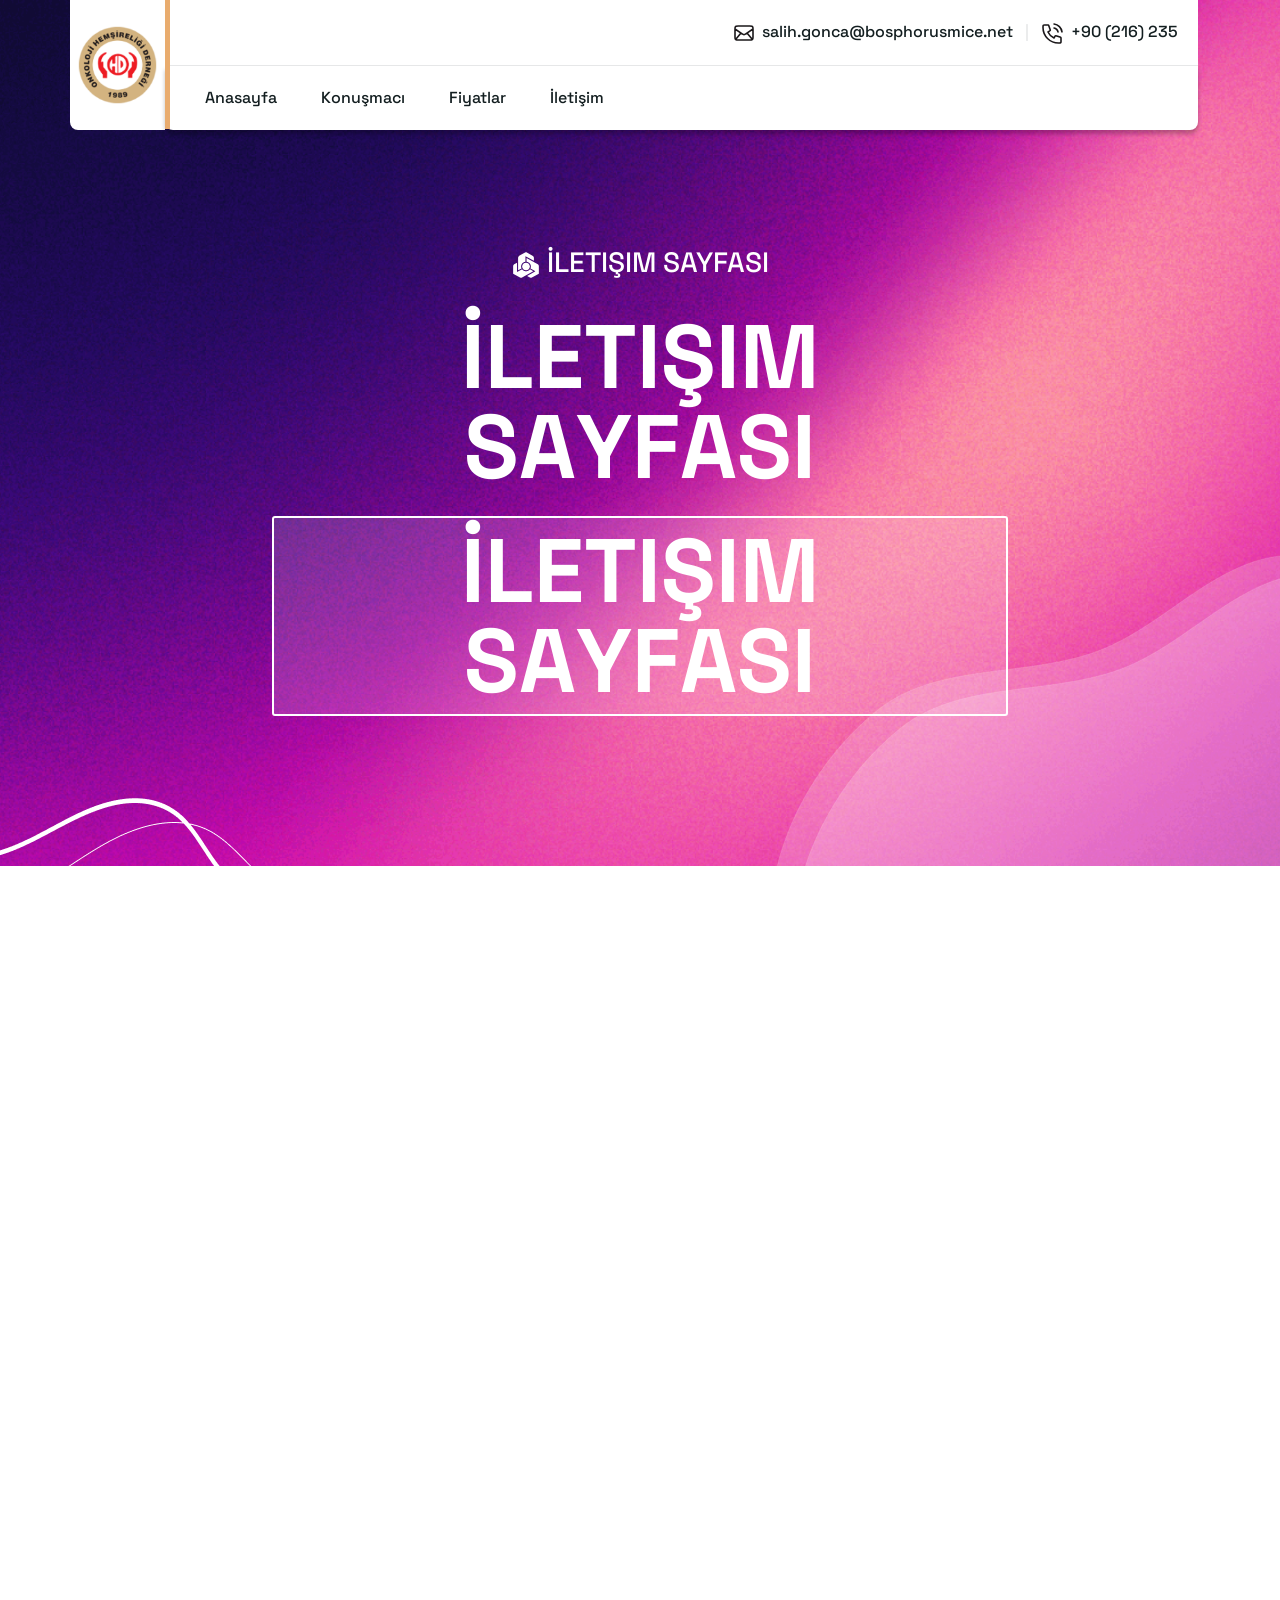
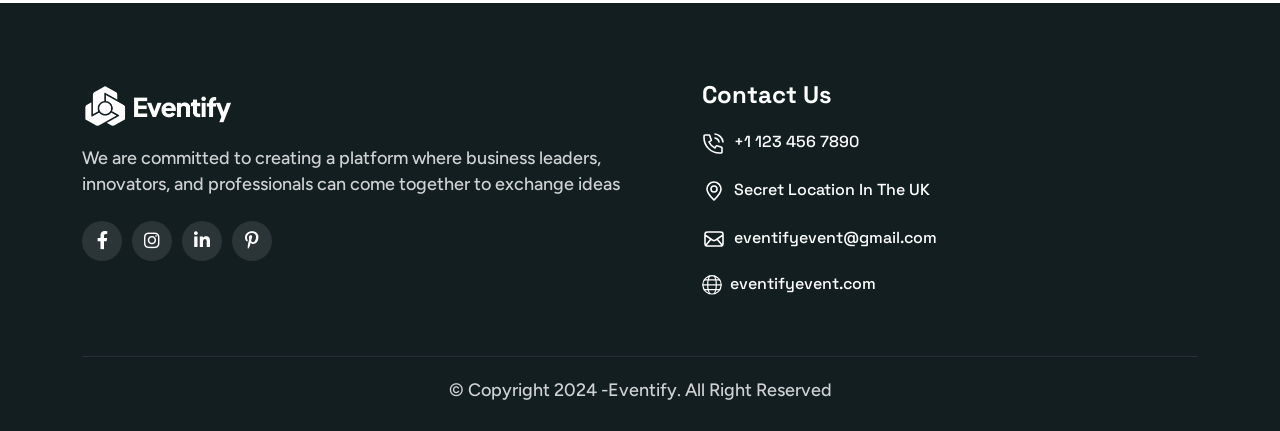
<file: iletisim.html>
<!DOCTYPE html>
<html lang="en">
	<head>
		<meta charset="UTF-8" />
		<meta name="viewport" content="width=device-width, initial-scale=1.0" />
		<title>Eventify- Event And Conference Theme</title>

		<!--=====FAB ICON=======-->
		<link rel="shortcut icon" href="assets/img/logo/fav-logo1.png" />

		<!--===== CSS LINK =======-->
		<link rel="stylesheet" href="assets/css/vendor/bootstrap.min.css" />
		<link rel="stylesheet" href="assets/css/vendor/aos.css" />
		<link rel="stylesheet" href="assets/css/vendor/fontawesome.css" />
		<link rel="stylesheet" href="assets/css/vendor/magnific-popup.css" />
		<link rel="stylesheet" href="assets/css/vendor/mobile.css" />
		<link rel="stylesheet" href="assets/css/vendor/owlcarousel.min.css" />
		<link rel="stylesheet" href="assets/css/vendor/sidebar.css" />
		<link rel="stylesheet" href="assets/css/vendor/slick-slider.css" />
		<link rel="stylesheet" href="assets/css/vendor/nice-select.css" />
		<link rel="stylesheet" href="assets/css/vendor/odometer.css" />
		<link rel="stylesheet" href="assets/css/main.css" />

		<!--=====  JS SCRIPT LINK =======-->
		<script src="assets/js/vendor/jquery-3.7.1.min.js"></script>
	</head>
	<body class="homepage3-body">
		<!-- Popup Section -->
		<div id="popup" class="popup-overlay d-none">
			<div class="popup-content">
				<span class="close-btn" id="close-popup">&times;</span>
				<div class="popup-icon">
					<img src="assets/img/logo/popup-logo.png" alt="" />
				</div>
				<div class="space32"></div>
				<div class="heading2">
					<h2>Grow your business with our agency</h2>
					<div class="space8"></div>
					<ul>
						<li><img src="assets/img/icons/check3.svg" alt="" />Elevate User Experience Expertise</li>
						<li><img src="assets/img/icons/check3.svg" alt="" /> Elevate Your UI/UX Skills Designer</li>
						<li><img src="assets/img/icons/check3.svg" alt="" />Join Leading UI/UX Event the Year</li>
					</ul>
				</div>
				<div class="space50"></div>
				<a class="vl-btn2" href="contact.html"
					><span class="demo">Buy Ticket Now</span><span class="arrow"><i class="fa-solid fa-arrow-right"></i></span>
				</a>
				<p class="no-thanks">No thanks</p>
			</div>
		</div>
		<!--===== PRELOADER STARTS =======-->
		<div class="preloader">
			<div class="loading-container">
				<div class="loading"></div>
				<div id="loading-icon"><img src="assets/img/logo/preloader.png" alt="" /></div>
			</div>
		</div>
		<!--===== PRELOADER ENDS =======-->
		<!--===== PAGE PROGRESS START=======-->
		<div class="paginacontainer">
			<div class="progress-wrap">
				<svg class="progress-circle svg-content" width="100%" height="100%" viewBox="-1 -1 102 102">
					<path d="M50,1 a49,49 0 0,1 0,98 a49,49 0 0,1 0,-98" />
				</svg>
			</div>
		</div>
		<!--===== PAGE PROGRESS END=======-->
		<!--=====HEADER START=======-->
		<header>
			<div class="header-area homepage3 header header-sticky d-none d-lg-block" id="header">
				<div class="container">
					<div class="row">
						<div class="col-lg-1" style="padding:0px;">
							<div class="sol-logo" style="background-color: #ffffff; display: flex; align-items: center; height: 100%; border-radius: 0px 0px 0px 8px;">
								<div class="site-logo" style="padding-right: 5px; padding-left: 5px;">
									<a href="#"><img src="doc/ohd-logo.png" alt=""></a>
								</div>
							</div>
						</div>
						<div class="col-lg-11" style="padding-left:0px;">
							<div class="menu-top-area">
								<div class="top-menu-area">
									<div class="btn-area">
										<ul>
											
										</ul>
									</div>
									<ul>
										<li>
											<a href="mailto:salih.gonca@bosphorusmice.net"><img src="assets/img/icons/mail1.svg" alt="">salih.gonca@bosphorusmice.net <span> | </span></a>
										</li>
										<li>
											<a href="tel:+902162350686"><img src="assets/img/icons/phn1.svg" alt="">+90 (216) 235
										</a>
										</li>
									</ul>
								</div>
							</div>
							<div class="header-elements">
								<div class="main-menu">
									<ul>
										<li><a href="index.html">Anasayfa</a></li>
										<li><a href="sayfa1.html">Konuşmacı</a></li>
										<li><a href="sayfa2.html">Fiyatlar</a></li>
										<li><a href="iletisim.html">İletişim</a></li>
									</ul>
								</div>
								<div class="body-overlay"></div>
							</div>
						</div>
					</div>
				</div>
			</div>
		</header>
		<!--=====HEADER END =======-->
		<!--===== MOBILE HEADER STARTS =======-->
		<div class="mobile-header mobile-haeder3 d-block d-lg-none">
			<div class="container-fluid">
				<div class="col-12">
					<div class="mobile-header-elements">
						<div class="mobile-logo">
							<a href="index.html"><img src="doc/ohd-logo.png" alt="" /></a>
						</div>
						<div class="mobile-nav-icon dots-menu">
							<i class="fa-solid fa-bars-staggered"></i>
						</div>
					</div>
				</div>
			</div>
		</div>

		<div class="mobile-sidebar mobile-sidebar3">
			<div class="logosicon-area">
				<div class="logos">
					<img src="doc/ohd-logo.png" alt="" style="max-width: 80px;">
				</div>
				<div class="menu-close">
					<i class="fa-solid fa-xmark"></i>
				</div>
			</div>
			<div class="mobile-nav mobile-nav1">
				<ul class="mobile-nav-list nav-list1">
					<li><a href="index.html">Anasayfa</a></li>
					<li><a href="sayfa1.html">Konuşmacı</a></li>
					<li><a href="sayfa2.html">Fiyatlar</a></li>
					<li><a href="iletisim.html">İletişim</a></li>
				</ul>
			</div>
		</div>
		<!--===== MOBILE HEADER STARTS =======-->

		<!--===== HERO AREA STARTS =======-->
		<div class="hero3-section-area">
			<img src="assets/img/elements/elements18.png" alt="" class="elements18" />
			<img src="assets/img/elements/elements9.png" alt="" class="elements9" />
			<div class="container">
				<div class="row">
					<div class="col-lg-8 m-auto">
						<div class="hero3-header text-center">
							<h5><img src="assets/img/icons/sub-logo1.svg" alt="" />İletişim Sayfası</h5>
							<div class="space32"></div>
							<h1 class="text-anime-style-3">İletişim Sayfası</h1>
							<div class="space24"></div>
							<h1 class="text-anime-style-3"><span class="conferences">İletişim Sayfası</span></h1>
							<div class="space40"></div>
						</div>
					</div>
				</div>
			</div>
		</div>
		<!--===== HERO AREA ENDS =======-->

		<!--===== CONTACT AREA STARTS =======-->
		<div class="contact-inner-section sp1">
			<div class="container">
				<div class="row">
					<div class="col-lg-6">
						<div class="space48"></div>
						<div class="row">
							<div class="col-lg-6 col-md-6">
								<div class="contact-boxarea aos-init aos-animate" data-aos="zoom-in" data-aos-duration="900" style="background-color: #F1F1F1;">
									<div class="icons">
										<img src="assets/img/icons/mail1.svg" alt="">
									</div>
									<div class="text">
										<h5>Our Email</h5>
										<div class="space14"></div>
										<a href="maito:eventify@gmail.com">eventify@gmail.com</a>
									</div>
								</div>
								<div class="space18"></div>
								<div class="contact-boxarea aos-init aos-animate" data-aos="zoom-in" data-aos-duration="1000" style="background-color: #F1F1F1;">
									<div class="icons">
										<img src="assets/img/icons/location1.svg" alt="">
									</div>
									<div class="text">
										<h5>our location</h5>
										<div class="space14"></div>
										<a href="#">1800 Abbot Kinney</a>
									</div>
								</div>
							</div>
							<div class="col-lg-6 col-md-6">
								<div class="space20 d-md-none d-block"></div>
								<div class="contact-boxarea aos-init aos-animate" data-aos="zoom-in" data-aos-duration="1000" style="background-color: #F1F1F1;">
									<div class="icons">
										<img src="assets/img/icons/phn1.svg" alt="">
									</div>
									<div class="text">
										<h5>Call/Message</h5>
										<div class="space14"></div>
										<a href="tel:+11234567890">+1 123 456 7890</a>
									</div>
								</div>
								<div class="space18"></div>
								<div class="contact-boxarea aos-init aos-animate" data-aos="zoom-in" data-aos-duration="1200" style="background-color: #F1F1F1;">
									<div class="icons">
										<img src="assets/img/icons/instagram.svg" alt="">
									</div>
									<div class="text">
										<h5>Instagram</h5>
										<div class="space14"></div>
										<a href="#">eneventify.eve</a>
									</div>
								</div>
							</div>
						</div>
					</div>
					<div class="col-lg-6" data-aos="zoom-in" data-aos-duration="1000">
						<div class="contact4-boxarea">
							<h3 class="text-anime-style-3">Get In Touch Now</h3>
							<div class="space8"></div>
							<div class="row">
								<div class="col-lg-6 col-md-6">
									<div class="input-area">
										<input type="text" placeholder="Name" />
									</div>
								</div>
								<div class="col-lg-6 col-md-6">
									<div class="input-area">
										<input type="text" placeholder="Phone" />
									</div>
								</div>

								<div class="col-lg-12 col-md-6">
									<div class="input-area">
										<input type="email" placeholder="Email" />
									</div>
								</div>
								<div class="col-lg-12 col-md-6">
									<div class="input-area">
										<input type="text" placeholder="Subjects" />
									</div>
								</div>
								<div class="col-lg-12">
									<div class="input-area">
										<textarea placeholder="Message"></textarea>
									</div>
								</div>

								<div class="col-lg-12">
									<div class="space24"></div>
									<div class="input-area text-end">
										<button type="submit" class="vl-btn1">Submit Now</button>
									</div>
								</div>
							</div>
						</div>
					</div>
				</div>
			</div>
		</div>
		<!--===== CONTACT AREA ENDS =======-->
		<!--===== CTA AREA STARTS =======-->
		<div class="cta1-section-area d-lg-none d-block">
			<div class="container">
				<div class="row">
					<div class="col-lg-10 m-auto">
						<div class="cta1-main-boxarea">
							<div class="timer-btn-area">
								<div class="timer">
									<div class="time-box">
										<span id="days" class="time-value">119</span>
										<br />
									</div>
									<div class="space14"></div>
									<div class="time-box">
										<span id="hours" class="time-value">22</span>
										<br />
									</div>
									<div class="space14"></div>
									<div class="time-box">
										<span id="minutes" class="time-value">18</span>
										<br />
									</div>
									<div class="space14"></div>
									<div class="time-box" style="margin: 0 26px 0 0">
										<span id="seconds" class="time-value">44</span>
										<br />
									</div>
								</div>
								<div class="btn-area1">
									<a href="pricing-plan.html" class="vl-btn1">Buy Ticket</a>
								</div>
							</div>
							<ul>
								<li>
									<a href="#"><img src="assets/img/icons/calender1.svg" alt="" />30 January 2025 - 6pm to 11:30pm</a>
								</li>
								<li class="m-0">
									<a href="#"><img src="assets/img/icons/location1.svg" alt="" />Secret Location In The UK</a>
								</li>
							</ul>
						</div>
					</div>
				</div>
			</div>
		</div>
		<!--===== CTA AREA ENDS =======-->

		<!--===== FOOTER AREA STARTS =======-->
		<div class="footer3-sertion-area">
			<div class="container">
				<div class="row">
					<div class="col-lg-6 col-md-6">
						<div class="footer-logo-area">
							<img src="assets/img/logo/logo1.png" alt="">
							<div class="space16"></div>
							<p>We are committed to creating a platform where business leaders, innovators, and professionals can come together to exchange ideas</p>
							<div class="space24"></div>
							<ul>
								<li>
									<a href="#"><i class="fa-brands fa-facebook-f"></i></a>
								</li>
								<li>
									<a href="#"><i class="fa-brands fa-instagram"></i></a>
								</li>
								<li>
									<a href="#"><i class="fa-brands fa-linkedin-in"></i></a>
								</li>
								<li>
									<a href="#" class="m-0"><i class="fa-brands fa-pinterest-p"></i></a>
								</li>
							</ul>
						</div>
					</div>
					<div class="col-lg-6 col-md-6">
						<div class="link-content2">
							<h3>Contact Us</h3>
							<ul>
								<li>
									<a href="tel:+11234567890"><img src="assets/img/icons/phn1.svg" alt="">+1 123 456 7890</a>
								</li>
								<li>
									<a href="#"><img src="assets/img/icons/location1.svg" alt="">Secret Location In The UK</a>
								</li>
								<li>
									<a href="mailto:eventifyevent@gmail.com"><img src="assets/img/icons/mail1.svg" alt="">eventifyevent@gmail.com</a>
								</li>
								<li>
									<a href="#"> <img src="assets/img/icons/world1.svg" alt="">eventifyevent.com</a>
								</li>
							</ul>
						</div>
					</div>
				</div>
				<div class="space60"></div>
				<div class="row">
					<div class="col-lg-12">
						<div class="copyright">
							<p>© Copyright 2024 -Eventify. All Right Reserved</p>
						</div>
					</div>
				</div>
			</div>
		</div>
		<!--===== FOOTER AREA ENDS =======-->

		<!--===== JS SCRIPT LINK =======-->
		<script src="assets/js/vendor/bootstrap.min.js"></script>
		<script src="assets/js/vendor/fontawesome.js"></script>
		<script src="assets/js/vendor/aos.js"></script>
		<script src="assets/js/vendor/jquery.appear.js"></script>
		<script src="assets/js/vendor/jquery.odometer.min.js"></script>
		<script src="assets/js/vendor/sidebar.js"></script>
		<script src="assets/js/vendor/magnific-popup.js"></script>
		<script src="assets/js/vendor/gsap.min.js"></script>
		<script src="assets/js/vendor/ScrollTrigger.min.js"></script>
		<script src="assets/js/vendor/Splitetext.js"></script>
		<script src="assets/js/vendor/mobilemenu.js"></script>
		<script src="assets/js/vendor/owlcarousel.min.js"></script>
		<script src="assets/js/vendor/nice-select.js"></script>
		<script src="assets/js/vendor/waypoints.js"></script>
		<script src="assets/js/vendor/slick-slider.js"></script>
		<script src="assets/js/vendor/circle-progress.js"></script>
		<script src="assets/js/main.js"></script>
	</body>
</html>
</file>
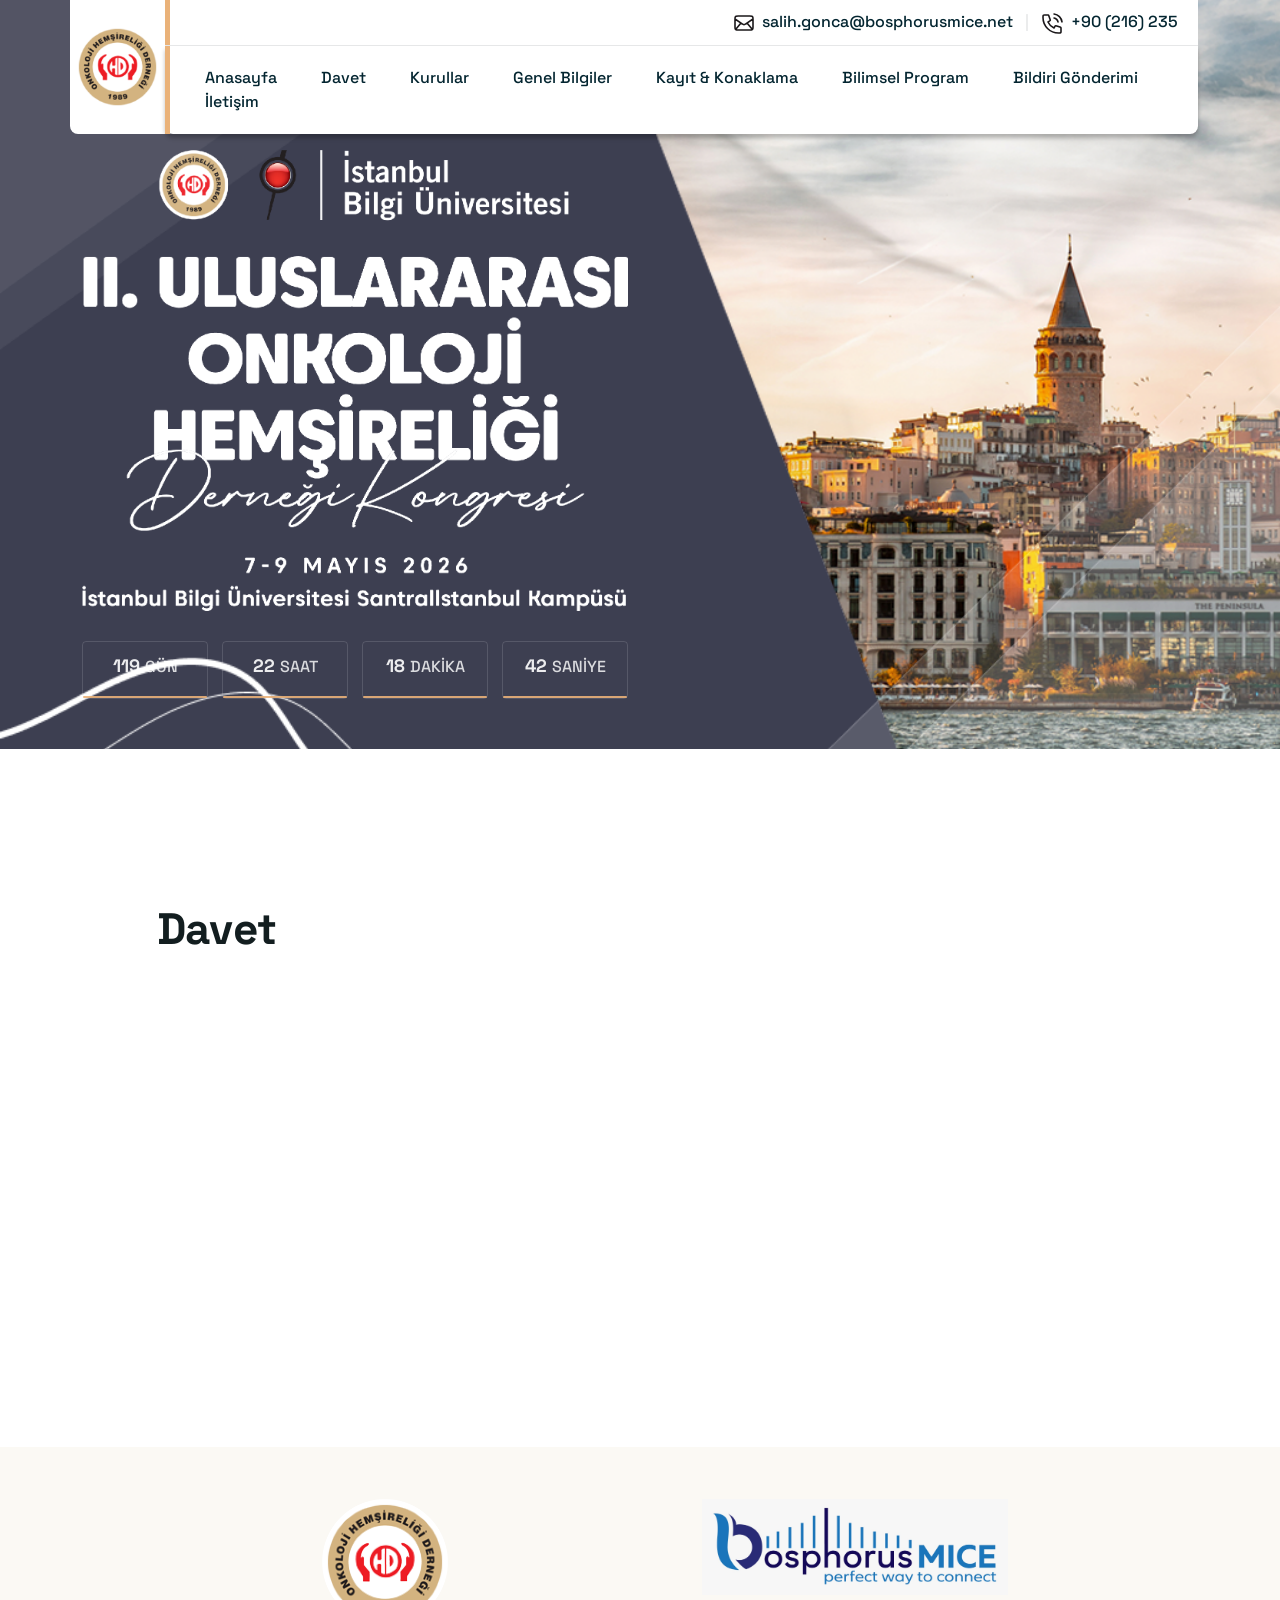
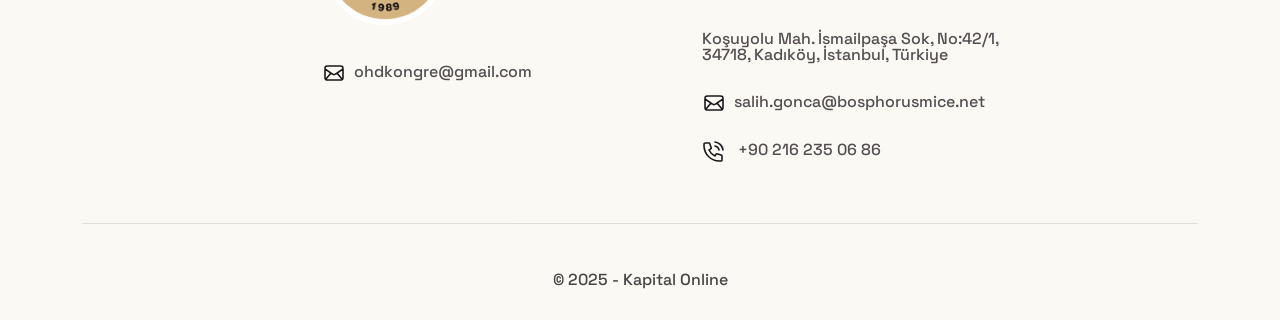
<file: index-demo.html>
<!DOCTYPE html>
<html lang="TR">
	<head>
		<meta charset="UTF-8" />
		<meta name="viewport" content="width=device-width, initial-scale=1.0" />
		<title>II. Uluslararası Onkoloji Hemşireliği Derneği Kongresi - Anasayfa</title>

		<!--=====FAB ICON=======-->
		<link rel="shortcut icon" href="assets/img/logo/fav-logo1.png" />

		<!--===== CSS LINK =======-->
		<link rel="stylesheet" href="assets/css/vendor/bootstrap.min.css" />
		<link rel="stylesheet" href="assets/css/vendor/aos.css" />
		<link rel="stylesheet" href="assets/css/vendor/fontawesome.css" />
		<link rel="stylesheet" href="assets/css/vendor/magnific-popup.css" />
		<link rel="stylesheet" href="assets/css/vendor/mobile.css" />
		<link rel="stylesheet" href="assets/css/vendor/owlcarousel.min.css" />
		<link rel="stylesheet" href="assets/css/vendor/sidebar.css" />
		<link rel="stylesheet" href="assets/css/vendor/slick-slider.css" />
		<link rel="stylesheet" href="assets/css/vendor/nice-select.css" />
		<link rel="stylesheet" href="assets/css/vendor/odometer.css" />
		<link rel="stylesheet" href="assets/css/main.css?v=55234" />

		<!--=====  JS SCRIPT LINK =======-->
		<script src="assets/js/vendor/jquery-3.7.1.min.js"></script>
	</head>
	<body class="homepage2-body">
		
		<!--===== PRELOADER STARTS =======-->
		<div class="preloader">
			<div class="loading-container">
				<div class="loading"></div>
				<div id="loading-icon"><img src="doc/ohd-logo.png" alt="" /></div>
			</div>
		</div>
		<!--===== PRELOADER ENDS =======-->

		<!--===== PAGE PROGRESS START=======-->
		<div class="paginacontainer">
			<div class="progress-wrap">
				<svg class="progress-circle svg-content" width="100%" height="100%" viewBox="-1 -1 102 102">
					<path d="M50,1 a49,49 0 0,1 0,98 a49,49 0 0,1 0,-98" />
				</svg>
			</div>
		</div>
		<!--===== PAGE PROGRESS END=======-->

		<!--=====HEADER START=======-->
		<header>
			<div class="header-area homepage2 header header-sticky d-none d-lg-block" id="header">
				<div class="container">
					<div class="row">
						<div class="col-lg-1" style="padding:0px;">
							<div class="sol-logo" style="background-color: #ffffff; display: flex; align-items: center; height: 100%; border-radius: 0px 0px 0px 8px;">
								<div class="site-logo" style="padding-right: 5px; padding-left: 5px;">
									<a href="#"><img src="doc/ohd-logo.png" alt="" /></a>
								</div>
							</div>
						</div>
						<div class="col-lg-11" style="padding-left:0px;">
							<div class="menu-top-area">
								<div class="top-menu-area">
									<div class="btn-area">
										<ul>
											
										</ul>
									</div>
									<ul>
										<li>
											<a href="mailto:salih.gonca@bosphorusmice.net"><img src="assets/img/icons/mail1.svg" alt="" />salih.gonca@bosphorusmice.net <span> | </span></a>
										</li>
										<li>
											<a href="tel:+902162350686"><img src="assets/img/icons/phn1.svg" alt="" />+90 (216) 235
										</a>
										</li>
									</ul>
								</div>
							</div>
							<div class="header-elements">
								<div class="main-menu">
									<ul>
										<li><a href="index.html">Anasayfa</a></li>
										<li><a href="#">Davet</a></li>
										<li><a href="content-page.html">Kurullar</a></li>
										<li><a href="#">Genel Bilgiler</a></li>
										<li><a href="#">Kayıt & Konaklama</a></li>
										<li><a href="#">Bilimsel Program</a></li>
										<li><a href="#">Bildiri Gönderimi</a></li>
										<li><a href="#">İletişim</a></li>
									</ul>
								</div>
								<div class="body-overlay"></div>
							</div>
						</div>
					</div>
				</div>
			</div>
		</header>
		<!--=====HEADER END =======-->

		<!--===== MOBILE HEADER STARTS =======-->
		<div class="mobile-header mobile-haeder2 d-block d-lg-none">
			<div class="container-fluid">
				<div class="col-12">
					<div class="mobile-header-elements">
						<div class="mobile-logo">
							<a href="#"><img src="doc/ohd-logo.png" alt="" /></a>
						</div>
						<div class="mobile-nav-icon dots-menu">
							<i class="fa-solid fa-bars-staggered"></i>
						</div>
					</div>
				</div>
			</div>
		</div>

		<div class="mobile-sidebar mobile-sidebar2">
			<div class="logosicon-area">
				<div class="logos">
					<img src="doc/ohd-logo.png" alt="" style="max-width: 100px;" />
				</div>
				<div class="menu-close">
					<i class="fa-solid fa-xmark"></i>
				</div>
			</div>
			<div class="mobile-nav mobile-nav1">
				<ul class="mobile-nav-list nav-list1">

					<li><a href="index.html">Anasayfa</a></li>
					<li><a href="#">Davet</a></li>
					<li><a href="content-page.html">Kurullar</a></li>
					<li><a href="#">Genel Bilgiler</a></li>
					<li><a href="#">Kayıt & Konaklama</a></li>
					<li><a href="#">Bilimsel Program</a></li>
					<li><a href="#">Bildiri Gönderimi</a></li>
					<li><a href="#">İletişim</a></li>

				</ul>
			</div>
		</div>
		<!--===== MOBILE HEADER STARTS =======-->

		<!--===== HERO AREA STARTS =======-->
		<div class="hero2-slider-area" style="background-color: #3d3f51">
			<div class="her2-section-area">
				<img src="assets/img/elements/elements9.png" alt="" class="elements9" />
				<img src="assets/img/elements/elements10.png" alt="" class="elements10" />
				<img src="assets/img/elements/elements11.png" alt="" class="elements11" />
				<div class="img1">
					<img src="doc/slider-01.png" alt="" />
				</div>
				<div class="container">
					<div class="row">
						<div class="col-lg-6">
							<div class="hero2-header">
								
								<img src="doc/slider-01-metin.png" alt="" />

								<div class="timer">
									<div class="time-box">
										<span id="days" class="time-value">119</span>
										<div class="space8"></div>
									</div>
									<div class="space14"></div>
									<div class="time-box">
										<span id="hours" class="time-value">22</span>
										<div class="space8"></div>
									</div>
									<div class="space14"></div>
									<div class="time-box">
										<span id="minutes" class="time-value">18</span>
										<div class="space8"></div>
									</div>
									<div class="space14"></div>
									<div class="time-box" style="margin: 0">
										<span id="seconds" class="time-value">44</span>
										<div class="space8"></div>
									</div>
								</div>

							</div>
						</div>
						<!--
						<div class="col-lg-3">
							<div class="arrow-btn">
								<div class="about-btnarea">
									<img src="doc/logolar.png" style="max-width: 645px;">
								</div>
							</div>
						</div>
					-->
					</div>
				</div>
			</div>

		</div>
		<div class="testimonial-arrows">
			<div class="testimonial-prev-arrow">
				<button><i class="fa-solid fa-angle-left"></i></button>
			</div>
			<div class="testimonial-next-arrow">
				<button><i class="fa-solid fa-angle-right"></i></button>
			</div>
		</div>
		<!--===== HERO AREA ENDS =======-->

		<!--===== ABOUT AREA STARTS =======-->
		<div class="about3-section-area sp1">
			<div class="container">
				<div class="row align-items-center">
					<div class="col-lg-12">
						<div class="about-header heading5">
							<h5 data-aos="fade-left" data-aos-duration="800">
								II. Uluslararası Onkoloji Hemşireliği Derneği Kongresi
							</h5>
							<div class="space18"></div>
							<h2 class="text-anime-style-3">Davet</h2>
							<div class="space18"></div>
							<p data-aos="fade-left" data-aos-duration="900">


								Lorem ipsum dolor sit amet, consectetur adipiscing elit. Suspendisse ultrices ante sed arcu laoreet, non tempor nisl varius. Sed mollis neque vitae interdum hendrerit. Nulla vel pulvinar lectus. Proin quis commodo nunc. Vivamus mollis urna ex, quis condimentum ipsum condimentum non. Etiam condimentum semper orci, ac fermentum magna iaculis ac. Fusce purus leo, condimentum ut erat vel, scelerisque facilisis sapien. Vivamus in iaculis orci.
							</p>
							<div class="space12"></div>
							<p data-aos="fade-left" data-aos-duration="900">
								Proin finibus vehicula molestie. Duis mattis, nunc et vestibulum tempor, ipsum ipsum sodales ex, eget dignissim augue mi convallis massa. Vivamus sagittis orci et condimentum tempus. In nisl sapien, consectetur eu mattis eget, semper nec velit. Aliquam vitae magna enim. Donec vel velit neque. Vestibulum nec neque erat. Duis non rutrum sem. Donec pharetra maximus augue, eget tincidunt tellus. Donec porta, ligula nec vestibulum consequat, odio dolor vehicula lorem, quis aliquam eros mi ornare mauris. Suspendisse semper ullamcorper elementum.
							</p>
							<div class="space12"></div>
							<p data-aos="fade-left" data-aos-duration="900">
								Pellentesque dignissim imperdiet arcu id eleifend. Donec vitae sollicitudin ante. Sed aliquet risus ut nibh imperdiet, at viverra leo suscipit. Duis sapien diam, condimentum eget justo ac, rutrum posuere nisl. Vestibulum id efficitur est. In vel ultricies massa. In maximus bibendum orci vitae laoreet. Nulla facilisi. Cras et rutrum nisl, vitae fringilla tellus. Suspendisse non nibh est. Pellentesque tincidunt finibus faucibus.
							</p>
							<div class="space12"></div>

						</div>
					</div>
				</div>
			</div>
		</div>
		<!--===== ABOUT AREA ENDS =======-->

		<!--===== FOOTER AREA STARTS =======-->
		<div class="footer1-sertion-area">
			<div class="container">
				<div class="row justify-content-md-center">
					<div class="col-lg-4 col-md-6">
						<div class="link-content2">

							<div class="space12"></div>
							<img src="doc/ohd-logo.png" alt="" style="max-height: 126px;" />
							<div class="space12"></div>
							<ul>
								
								<li>
									<a href="mailto:turkcocukgastro@gmail.com"><img src="assets/img/icons/mail1.svg" alt="" />ohdkongre@gmail.com</a>
								</li>
							</ul>
						</div>
					</div>
					<div class="col-lg-4 col-md-6">
						<div class="link-content2">
							<div class="space12"></div>
							<img src="doc/bosphorusmice.jpeg" alt="" />
							<div class="space12"></div>
							<ul>
								<li>
									<a href="#">Koşuyolu Mah. İsmailpaşa Sok, No:42/1, 34718, Kadıköy, İstanbul, Türkiye</a>
								</li>
								<li>
									<a href="mailto:salih.gonca@bosphorusmice.net"><img src="assets/img/icons/mail1.svg" alt="" />salih.gonca@bosphorusmice.net</a>
								</li>
								<li>
									<a href="tel:+902162350686"><img src="assets/img/icons/phn1.svg" alt="" /> +90 216 235 06 86</a>
								</li>
								
							</ul>
						</div>
					</div>
				</div>
				<div class="space60"></div>
				<div class="row">
					<div class="col-lg-12">
						<div class="copyright">
							<p><a href="https://ko.com.tr/" target="_blank">&copy; 2025 - Kapital Online</a>
							</p>
						</div>
					</div>
				</div>
			</div>
		</div>
		<!--===== FOOTER AREA ENDS =======-->

		<!--===== JS SCRIPT LINK =======-->
		<script src="assets/js/vendor/bootstrap.min.js"></script>
		<script src="assets/js/vendor/fontawesome.js"></script>
		<script src="assets/js/vendor/aos.js"></script>
		<script src="assets/js/vendor/jquery.appear.js"></script>
		<script src="assets/js/vendor/jquery.odometer.min.js"></script>
		<script src="assets/js/vendor/sidebar.js"></script>
		<script src="assets/js/vendor/magnific-popup.js"></script>
		<script src="assets/js/vendor/gsap.min.js"></script>
		<script src="assets/js/vendor/ScrollTrigger.min.js"></script>
		<script src="assets/js/vendor/Splitetext.js"></script>
		<script src="assets/js/vendor/mobilemenu.js"></script>
		<script src="assets/js/vendor/owlcarousel.min.js"></script>
		<script src="assets/js/vendor/nice-select.js"></script>
		<script src="assets/js/vendor/waypoints.js"></script>
		<script src="assets/js/vendor/slick-slider.js"></script>
		<script src="assets/js/vendor/circle-progress.js"></script>
		<script src="assets/js/main.js?v=55234"></script>
	</body>
</html>
</file>
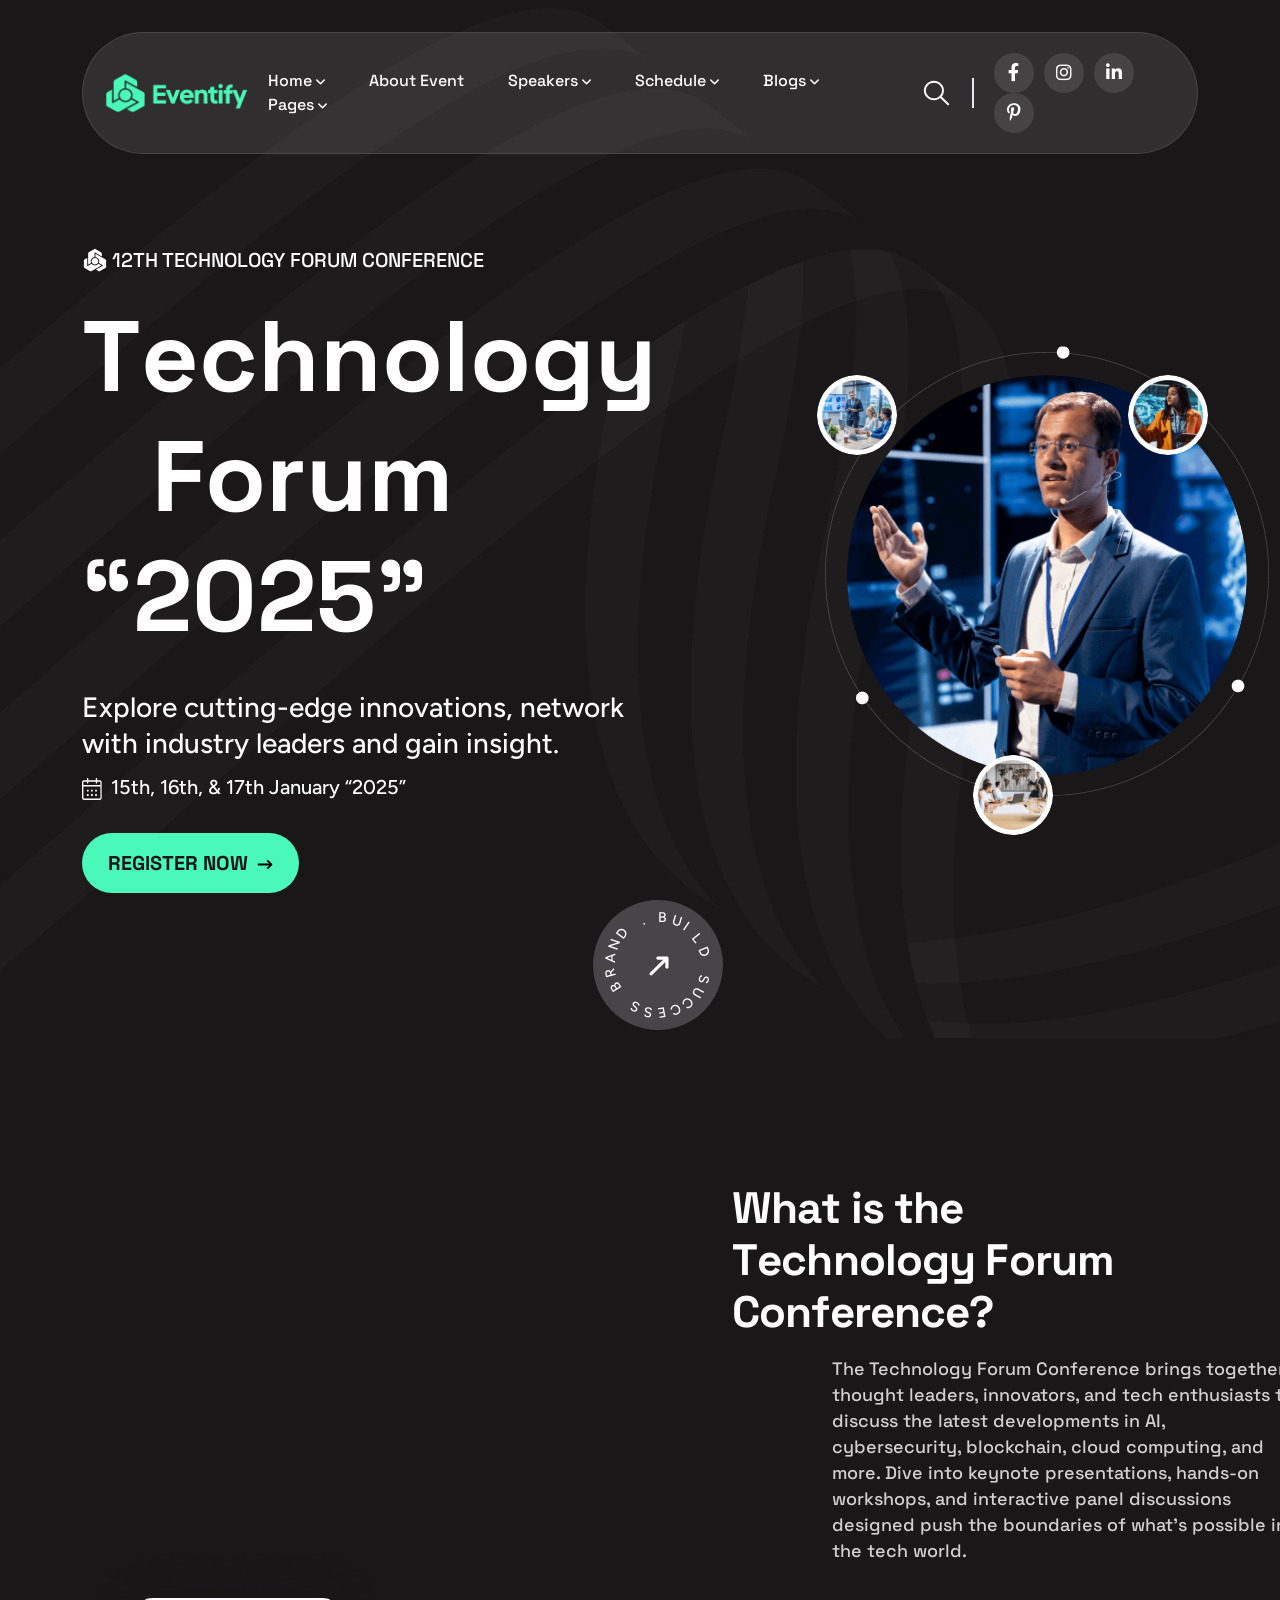
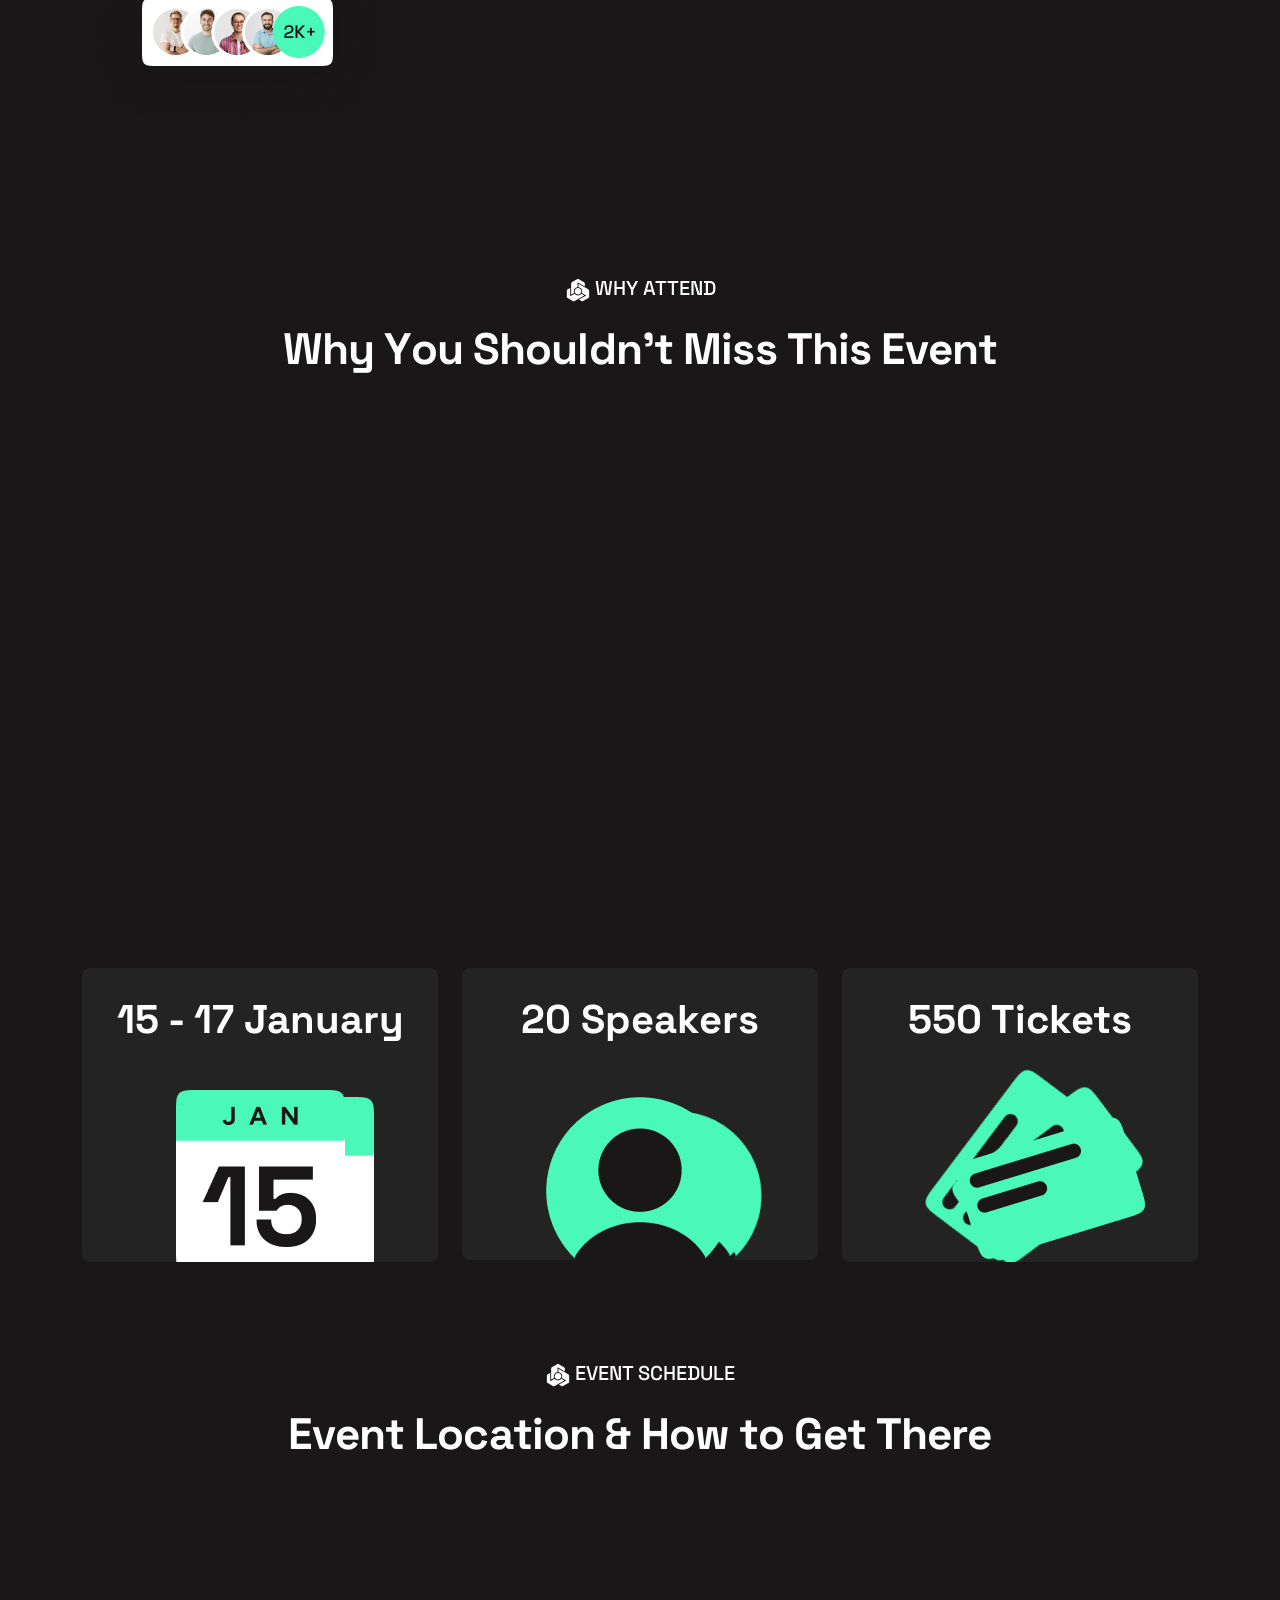
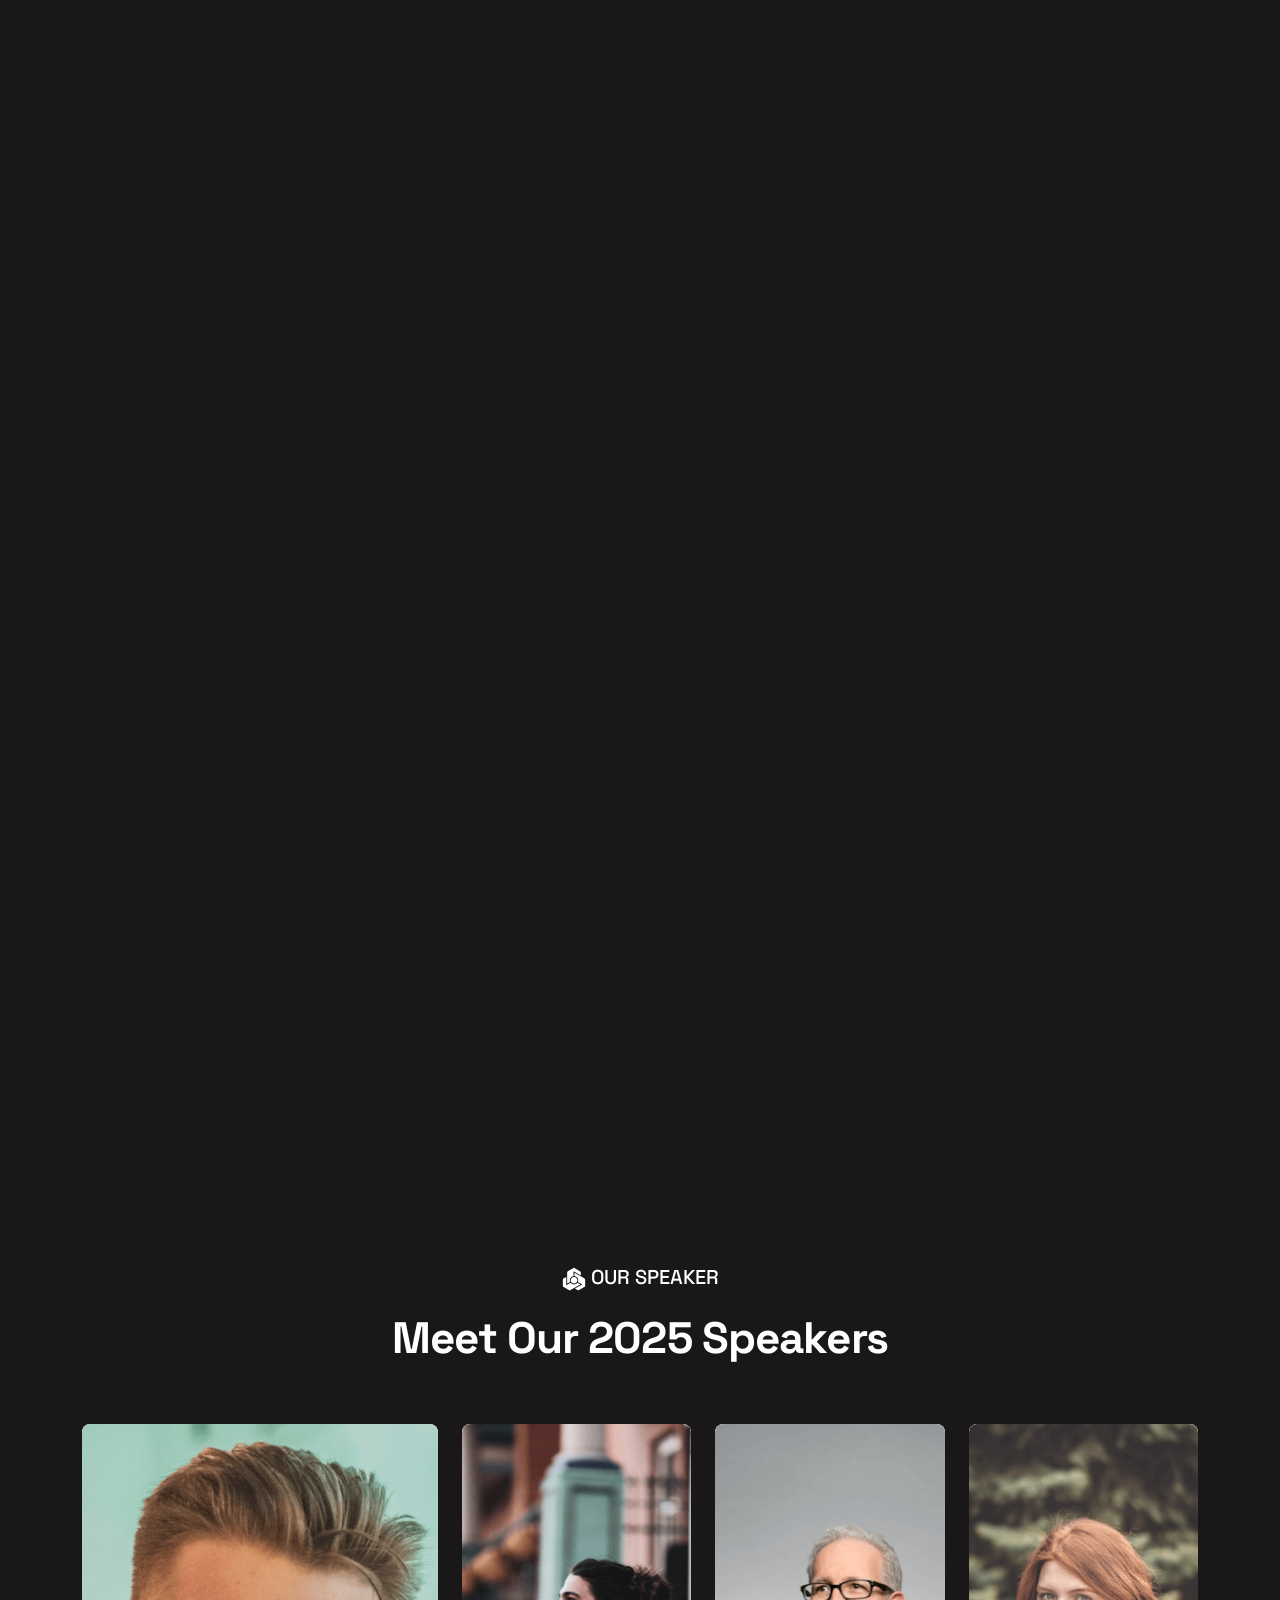
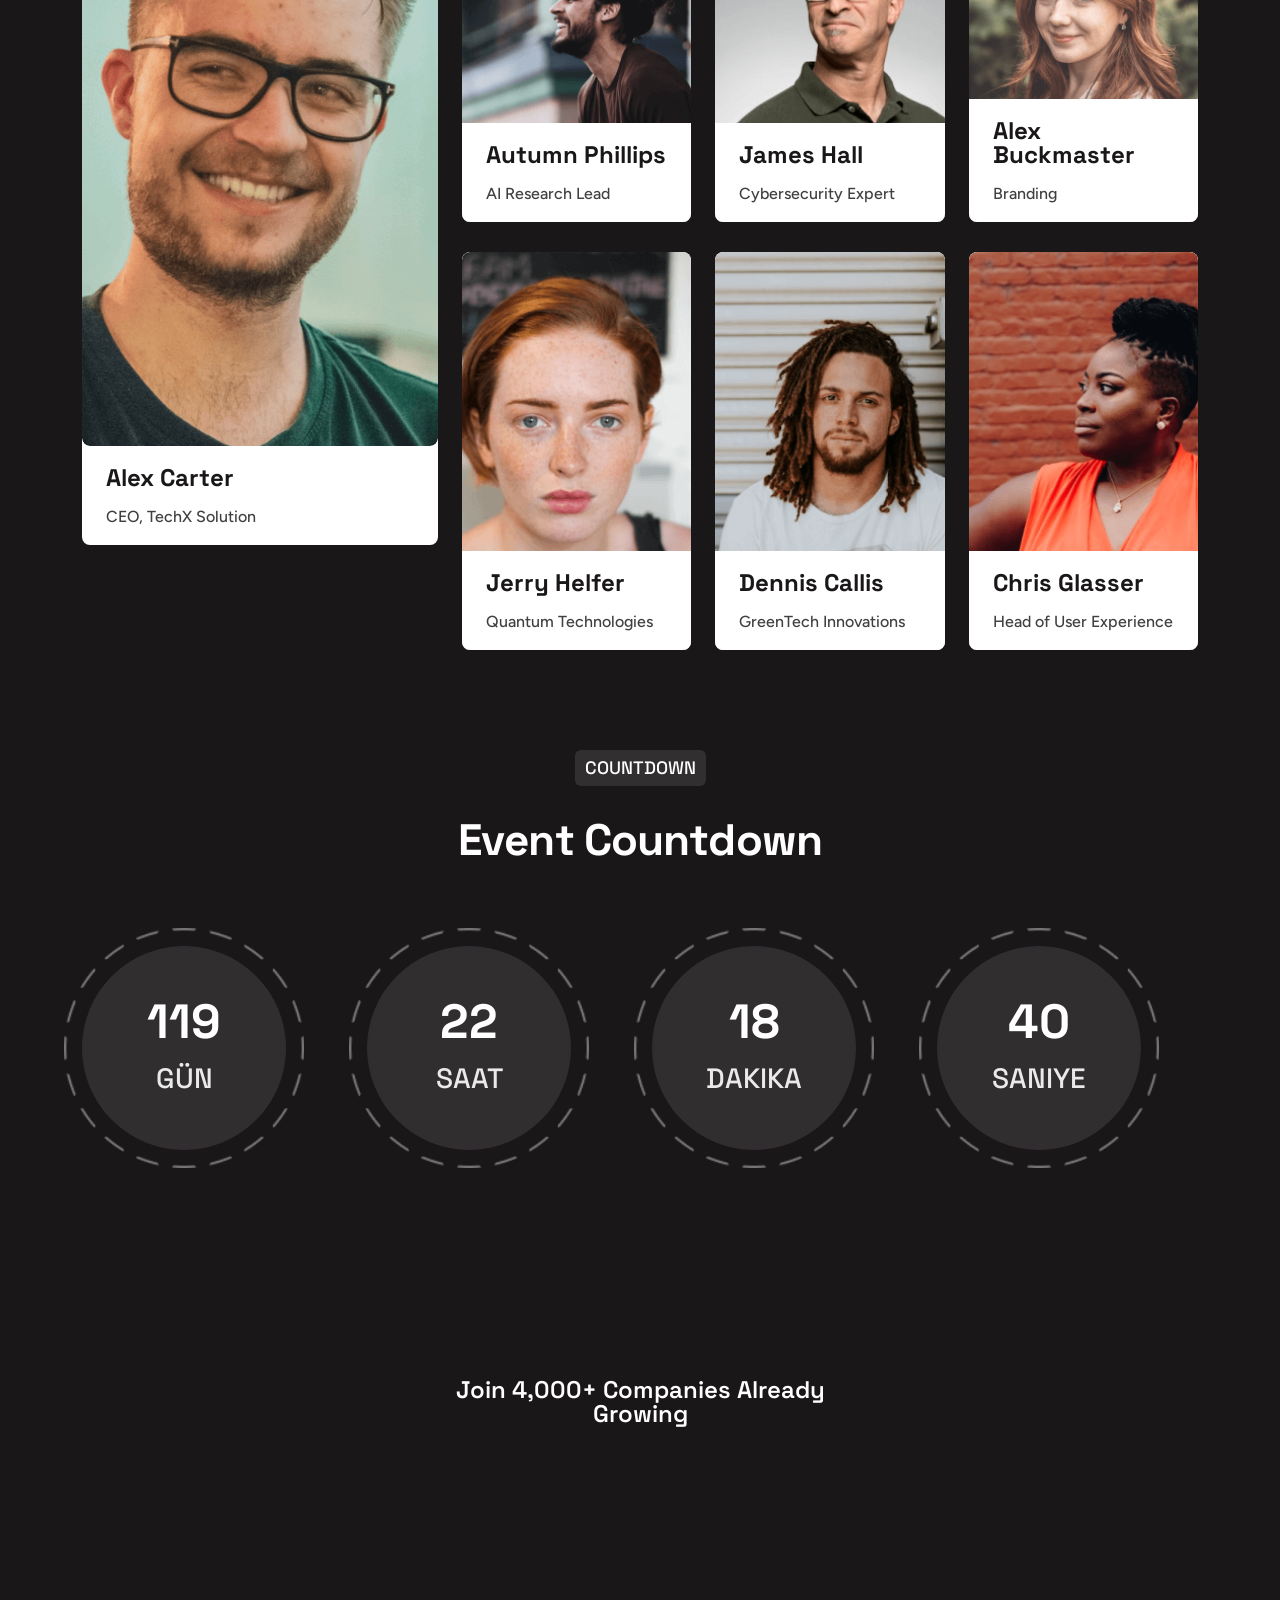
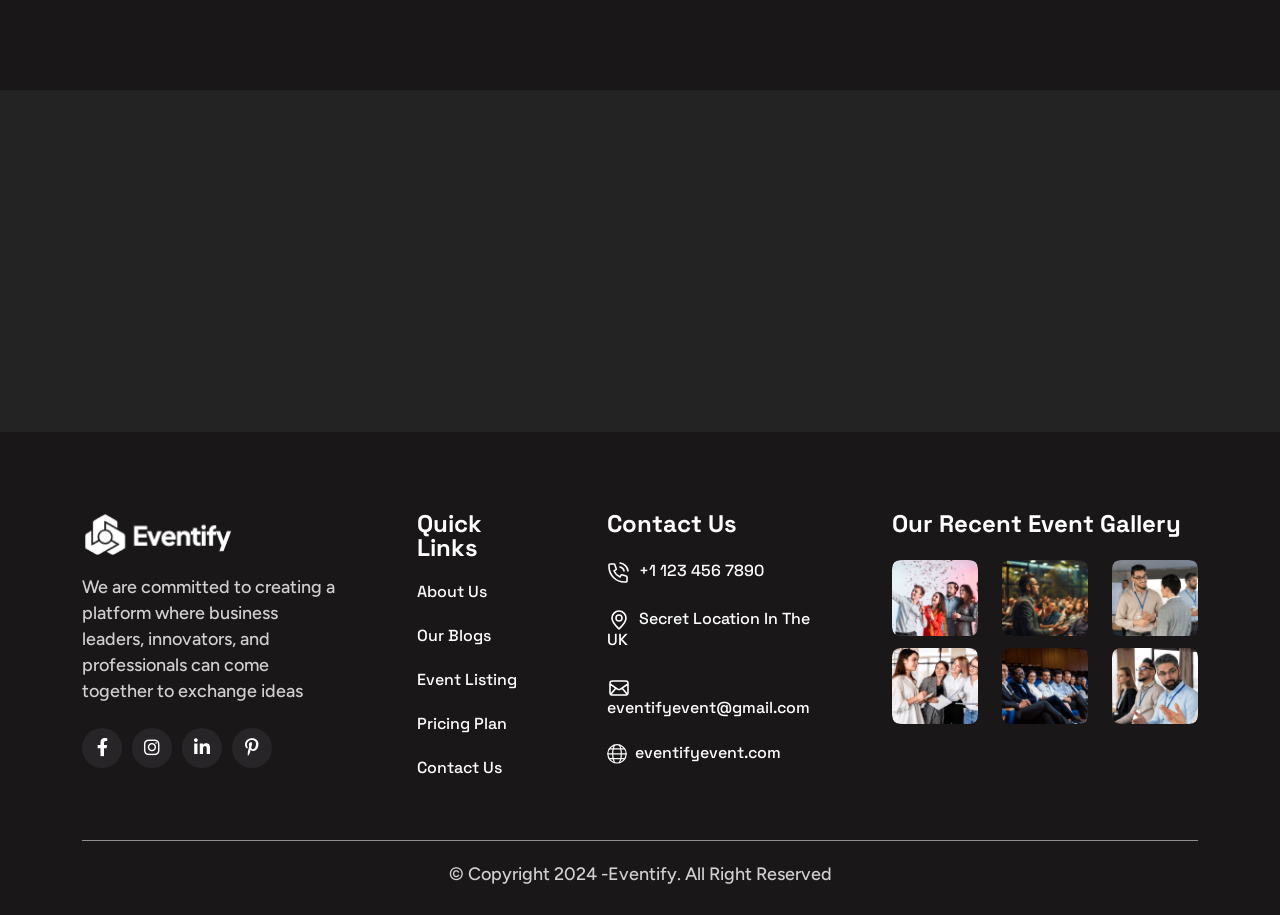
<file: index10.html>
<!DOCTYPE html>
<html lang="en">
	<head>
		<meta charset="UTF-8" />
		<meta name="viewport" content="width=device-width, initial-scale=1.0" />
		<title>Eventify- Event And Conference Theme</title>

		<!--=====FAB ICON=======-->
		<link rel="shortcut icon" href="assets/img/logo/fav-logo1.png" />

		<!--===== CSS LINK =======-->
		<link rel="stylesheet" href="assets/css/vendor/bootstrap.min.css" />
		<link rel="stylesheet" href="assets/css/vendor/aos.css" />
		<link rel="stylesheet" href="assets/css/vendor/fontawesome.css" />
		<link rel="stylesheet" href="assets/css/vendor/magnific-popup.css" />
		<link rel="stylesheet" href="assets/css/vendor/mobile.css" />
		<link rel="stylesheet" href="assets/css/vendor/owlcarousel.min.css" />
		<link rel="stylesheet" href="assets/css/vendor/sidebar.css" />
		<link rel="stylesheet" href="assets/css/vendor/slick-slider.css" />
		<link rel="stylesheet" href="assets/css/vendor/nice-select.css" />
		<link rel="stylesheet" href="assets/css/vendor/odometer.css" />
		<link rel="stylesheet" href="assets/css/main.css" />

		<!--=====  JS SCRIPT LINK =======-->
		<script src="assets/js/vendor/jquery-3.7.1.min.js"></script>
	</head>
	<body class="homepage10-body">
		<!-- Popup Section -->
		<div id="popup" class="popup-overlay d-none">
			<div class="popup-content">
				<span class="close-btn" id="close-popup">&times;</span>
				<div class="popup-icon">
					<img src="assets/img/logo/popup-logo.png" alt="" />
				</div>
				<div class="space32"></div>
				<div class="heading2">
					<h2>Grow your business with our agency</h2>
					<div class="space8"></div>
					<ul>
						<li><img src="assets/img/icons/check3.svg" alt="" />Elevate User Experience Expertise</li>
						<li><img src="assets/img/icons/check3.svg" alt="" /> Elevate Your UI/UX Skills Designer</li>
						<li><img src="assets/img/icons/check3.svg" alt="" />Join Leading UI/UX Event the Year</li>
					</ul>
				</div>
				<div class="space50"></div>
				<a class="vl-btn2" href="contact.html"
					><span class="demo">Buy Ticket Now</span><span class="arrow"><i class="fa-solid fa-arrow-right"></i></span>
				</a>
				<p class="no-thanks">No thanks</p>
			</div>
		</div>
		<!--===== PRELOADER STARTS =======-->
		<div class="preloader">
			<div class="loading-container">
				<div class="loading"></div>
				<div id="loading-icon"><img src="assets/img/logo/preloader.png" alt="" /></div>
			</div>
		</div>
		<!--===== PRELOADER ENDS =======-->

		<!--===== PAGE PROGRESS START=======-->
		<div class="paginacontainer">
			<div class="progress-wrap warp2">
				<svg class="progress-circle svg-content" width="100%" height="100%" viewBox="-1 -1 102 102">
					<path d="M50,1 a49,49 0 0,1 0,98 a49,49 0 0,1 0,-98" />
				</svg>
			</div>
		</div>
		<!--===== PAGE PROGRESS END=======-->

		<!--=====HEADER START=======-->
		<header>
			<div class="header-area homepage10 header header-sticky d-none d-lg-block" id="header">
				<div class="container">
					<div class="row">
						<div class="col-lg-12">
							<div class="header-elements">
								<div class="site-logo">
									<a href="index.html"><img src="assets/img/logo/logo5.png" alt="" /></a>
								</div>
								<div class="main-menu">
									<ul>
										<li>
											<a href="#">Home <i class="fa-solid fa-angle-down"></i></a>
											<div class="tp-submenu">
												<div class="row">
													<div class="col-lg-12">
														<div class="all-images-menu">
															<div class="homemenu-thumb">
																<div class="img1">
																	<img src="assets/img/all-images/demo/demo-img1.png" alt="" />
																</div>
																<div class="homemenu-btn">
																	<a class="vl-btn10" href="index.html"
																		><span class="demo">View Demo <img src="assets/img/icons/arrow2.svg" alt="" /></span
																	></a>
																</div>
																<div class="homemenu-text">
																	<a href="index.html">Eventify-Homepage 01</a>
																</div>
															</div>

															<div class="homemenu-thumb">
																<div class="img1">
																	<img src="assets/img/all-images/demo/demo-img2.png" alt="" />
																</div>
																<div class="homemenu-btn">
																	<a class="vl-btn10" href="index2.html"
																		><span class="demo">View Demo <img src="assets/img/icons/arrow2.svg" alt="" /></span
																	></a>
																</div>
																<div class="homemenu-text">
																	<a href="index2.html">Eventify-Homepage 02</a>
																</div>
															</div>

															<div class="homemenu-thumb">
																<div class="img1">
																	<img src="assets/img/all-images/demo/demo-img3.png" alt="" />
																</div>
																<div class="homemenu-btn">
																	<a class="vl-btn10" href="index3.html"
																		><span class="demo">View Demo <img src="assets/img/icons/arrow2.svg" alt="" /></span
																	></a>
																</div>
																<div class="homemenu-text">
																	<a href="index3.html">Eventify-Homepage 03</a>
																</div>
															</div>

															<div class="homemenu-thumb">
																<div class="img1">
																	<img src="assets/img/all-images/demo/demo-img4.png" alt="" />
																</div>
																<div class="homemenu-btn">
																	<a class="vl-btn10" href="index4.html"
																		><span class="demo">View Demo <img src="assets/img/icons/arrow2.svg" alt="" /></span
																	></a>
																</div>
																<div class="homemenu-text">
																	<a href="index4.html">Eventify-Homepage 04</a>
																</div>
															</div>

															<div class="homemenu-thumb" style="margin: 0">
																<div class="img1">
																	<img src="assets/img/all-images/demo/demo-img5.png" alt="" />
																</div>
																<div class="homemenu-btn">
																	<a class="vl-btn10" href="index5.html"
																		><span class="demo">View Demo <img src="assets/img/icons/arrow2.svg" alt="" /></span
																	></a>
																</div>
																<div class="homemenu-text">
																	<a href="index5.html">Eventify-Homepage 05</a>
																</div>
															</div>
														</div>

														<div class="all-images-menu">
															<div class="homemenu-thumb">
																<div class="img1">
																	<img src="assets/img/all-images/demo/demo-img6.png" alt="" />
																</div>
																<div class="homemenu-btn">
																	<a class="vl-btn10" href="index6.html"
																		><span class="demo">View Demo <img src="assets/img/icons/arrow2.svg" alt="" /></span
																	></a>
																</div>
																<div class="homemenu-text">
																	<a href="index6.html">Eventify-Homepage 06</a>
																</div>
															</div>

															<div class="homemenu-thumb">
																<div class="img1">
																	<img src="assets/img/all-images/demo/demo-img7.png" alt="" />
																</div>
																<div class="homemenu-btn">
																	<a class="vl-btn10" href="index7.html"
																		><span class="demo">View Demo <img src="assets/img/icons/arrow2.svg" alt="" /></span
																	></a>
																</div>
																<div class="homemenu-text">
																	<a href="index7.html">Eventify-Homepage 07</a>
																</div>
															</div>

															<div class="homemenu-thumb">
																<div class="img1">
																	<img src="assets/img/all-images/demo/demo-img8.png" alt="" />
																</div>
																<div class="homemenu-btn">
																	<a class="vl-btn10" href="index8.html"
																		><span class="demo">View Demo <img src="assets/img/icons/arrow2.svg" alt="" /></span
																	></a>
																</div>
																<div class="homemenu-text">
																	<a href="index8.html">Eventify-Homepage 08</a>
																</div>
															</div>

															<div class="homemenu-thumb">
																<div class="img1">
																	<img src="assets/img/all-images/demo/demo-img9.png" alt="" />
																</div>
																<div class="homemenu-btn">
																	<a class="vl-btn10" href="index9.html"
																		><span class="demo">View Demo <img src="assets/img/icons/arrow2.svg" alt="" /></span
																	></a>
																</div>
																<div class="homemenu-text">
																	<a href="index9.html">Eventify-Homepage 09</a>
																</div>
															</div>

															<div class="homemenu-thumb" style="margin: 0">
																<div class="img1">
																	<img src="assets/img/all-images/demo/demo-img10.png" alt="" />
																</div>
																<div class="homemenu-btn">
																	<a class="vl-btn10" href="index10.html"
																		><span class="demo">View Demo <img src="assets/img/icons/arrow2.svg" alt="" /></span
																	></a>
																</div>
																<div class="homemenu-text">
																	<a href="index10.html">Eventify-Homepage 10</a>
																</div>
															</div>
														</div>
													</div>
												</div>
											</div>
										</li>
										<li><a href="about.html">About Event</a></li>
										<li>
											<a href="#">Speakers <i class="fa-solid fa-angle-down"></i></a>
											<ul class="dropdown-padding">
												<li><a href="speakers.html">Speakers</a></li>
												<li><a href="speakers-single.html">Speakers Details</a></li>
											</ul>
										</li>
										<li>
											<a href="#">Schedule <i class="fa-solid fa-angle-down"></i></a>
											<ul class="dropdown-padding">
												<li><a href="event.html">Our Event</a></li>
												<li><a href="event-schedule.html">Event Schedule</a></li>
												<li><a href="event-single.html">Event Details</a></li>
											</ul>
										</li>
										<li>
											<a href="#">Blogs <i class="fa-solid fa-angle-down"></i></a>
											<ul class="dropdown-padding">
												<li><a href="blog.html">Our Blog</a></li>
												<li><a href="blog-single.html">Blog Details</a></li>
											</ul>
										</li>
										<li>
											<a href="#">Pages <i class="fa-solid fa-angle-down"></i></a>
											<ul class="dropdown-padding">
												<li><a href="memories.html">Our Memories</a></li>
												<li><a href="pricing-plan.html">Pricing Plan</a></li>
												<li><a href="faq.html">FAQ,s</a></li>
												<li><a href="contact.html">Contact Us</a></li>
											</ul>
										</li>
									</ul>
								</div>
								<div class="btn-area">
									<div class="search-icon header__search header-search-btn">
										<a href="#"><img src="assets/img/icons/search1.svg" alt="" /></a>
									</div>
									<ul>
										<li>
											<a href="#"><i class="fa-brands fa-facebook-f"></i></a>
										</li>
										<li>
											<a href="#"><i class="fa-brands fa-instagram"></i></a>
										</li>
										<li>
											<a href="#"><i class="fa-brands fa-linkedin-in"></i></a>
										</li>
										<li>
											<a href="#" class="m-0"><i class="fa-brands fa-pinterest-p"></i></a>
										</li>
									</ul>
								</div>

								<div class="header-search-form-wrapper">
									<div class="tx-search-close tx-close"><i class="fa-solid fa-xmark"></i></div>
									<div class="header-search-container">
										<form role="search" class="search-form">
											<input type="search" class="search-field" placeholder="Search …" value="" name="s" />
											<button type="submit" class="search-submit"><img src="assets/img/icons/search1.svg" alt="" /></button>
										</form>
									</div>
								</div>
								<div class="body-overlay"></div>
							</div>
						</div>
					</div>
				</div>
			</div>
		</header>
		<!--=====HEADER END =======-->

		<!--===== MOBILE HEADER STARTS =======-->
		<div class="mobile-header mobile-haeder10 d-block d-lg-none">
			<div class="container-fluid">
				<div class="col-12">
					<div class="mobile-header-elements">
						<div class="mobile-logo">
							<a href="index.html"><img src="assets/img/logo/logo5.png" alt="" /></a>
						</div>
						<div class="mobile-nav-icon dots-menu">
							<i class="fa-solid fa-bars-staggered"></i>
						</div>
					</div>
				</div>
			</div>
		</div>

		<div class="mobile-sidebar mobile-sidebar10">
			<div class="logosicon-area">
				<div class="logos">
					<img src="assets/img/logo/logo5.png" alt="" />
				</div>
				<div class="menu-close">
					<i class="fa-solid fa-xmark"></i>
				</div>
			</div>
			<div class="mobile-nav mobile-nav1">
				<ul class="mobile-nav-list nav-list1">
					<li>
						<a href="#">Home </a>
						<ul class="sub-menu">
							<li><a href="index.html">Home One</a></li>
							<li><a href="index2.html">Home Two</a></li>
							<li><a href="index3.html">Home Three</a></li>
							<li><a href="index4.html">Home Four</a></li>
							<li><a href="index5.html">Home Five</a></li>
							<li><a href="index6.html">Home Six</a></li>
							<li><a href="index7.html">Home Seven</a></li>
							<li><a href="index8.html">Home Eight</a></li>
							<li><a href="index9.html">Home Nine</a></li>
							<li><a href="index10.html">Home Ten</a></li>
						</ul>
					</li>
					<li><a href="about.html">About Event</a></li>
					<li>
						<a href="features.html">Speakers</a>
						<ul class="sub-menu">
							<li><a href="speakers.html">Speakers</a></li>
							<li><a href="speakers-single.html">Speakers Details</a></li>
						</ul>
					</li>
					<li>
						<a href="features.html">Schedule</a>
						<ul class="sub-menu">
							<li><a href="event.html">Our Event</a></li>
							<li><a href="event-schedule.html">Event Schedule</a></li>
							<li><a href="event-single.html">Event Details</a></li>
						</ul>
					</li>
					<li>
						<a href="#">Blogs</a>
						<ul class="sub-menu">
							<li><a href="blog.html">Our Blog</a></li>
							<li><a href="blog-single.html">Blog Details</a></li>
						</ul>
					</li>
					<li>
						<a href="#">Pages</a>
						<ul class="sub-menu">
							<li><a href="memories.html">Our Memories</a></li>
							<li><a href="pricing-plan.html">Pricing Plan</a></li>
							<li><a href="faq.html">FAQ,s</a></li>
							<li><a href="contact.html">Contact Us</a></li>
						</ul>
					</li>
					<li><a href="contact.html">Contact Us</a></li>
				</ul>
				<div class="allmobilesection">
					<a class="vl-btn10" href="contact.html"
						><span class="demo">Contact Us <img src="assets/img/icons/arrow2.svg" alt="" /></span
					></a>
					<div class="single-footer">
						<h3>Contact Info</h3>
						<div class="footer1-contact-info">
							<div class="contact-info-single">
								<div class="contact-info-icon">
									<span><i class="fa-solid fa-phone-volume"></i></span>
								</div>
								<div class="contact-info-text">
									<a href="tel:+3(924)4596512">+3(924)4596512</a>
								</div>
							</div>
							<div class="contact-info-single">
								<div class="contact-info-icon">
									<span><i class="fa-solid fa-envelope"></i></span>
								</div>
								<div class="contact-info-text">
									<a href="mailto:info@example.com">info@example.com</a>
								</div>
							</div>
							<div class="single-footer">
								<h3>Our Location</h3>
								<div class="contact-info-single">
									<div class="contact-info-icon">
										<span><i class="fa-solid fa-location-dot"></i></span>
									</div>
									<div class="contact-info-text">
										<a href="mailto:info@example.com"
											>55 East Birchwood Ave.Brooklyn, <br />
											New York 11201,United States</a
										>
									</div>
								</div>
							</div>
							<div class="single-footer">
								<h3>Social Links</h3>
								<div class="social-links-mobile-menu">
									<ul>
										<li>
											<a href="#"><i class="fa-brands fa-facebook-f"></i></a>
										</li>
										<li>
											<a href="#"><i class="fa-brands fa-instagram"></i></a>
										</li>
										<li>
											<a href="#"><i class="fa-brands fa-linkedin-in"></i></a>
										</li>
										<li>
											<a href="#"><i class="fa-brands fa-youtube"></i></a>
										</li>
									</ul>
								</div>
							</div>
						</div>
					</div>
				</div>
			</div>
		</div>
		<!--===== MOBILE HEADER STARTS =======-->

		<!--===== HERO AREA STARTS =======-->
		<div class="hero10-section-area" style="background-image: url(assets/img/bg/header-bg23.png); background-repeat: no-repeat; background-size: cover; background-position: center top">
			<div class="container">
				<div class="row align-items-center">
					<div class="col-lg-7">
						<div class="hero6-header">
							<h5><img src="assets/img/icons/sub-logo1.svg" alt="" />12th Technology Forum Conference</h5>
							<div class="space24"></div>
							<h1 class="text-anime-style-3">Technology</h1>
							<h1 class="text-anime-style-3"><span>Forum “2025”</span></h1>
							<div class="space32"></div>
							<p>
								Explore cutting-edge innovations, network <br class="d-lg-block d-none" />
								with industry leaders and gain insight.
							</p>
							<div class="space16"></div>
							<ul>
								<li>
									<a href="#"><img src="assets/img/icons/calender1.svg" alt="" /> 15th, 16th, & 17th January “2025”</a>
								</li>
							</ul>
							<div class="space32"></div>
							<div class="btn-area1">
								<a href="contact.html" class="vl-btn10">Register now <img src="assets/img/icons/arrow2.svg" alt="" /></a>
							</div>
							<div class="arrow-btn">
								<div class="content" bis_skin_checked="1">
									<h6 class="circle rotateme">Build Success Brand .</h6>
								</div>
								<div class="arrow">
									<img src="assets/img/icons/arrow2.svg" alt="" />
								</div>
							</div>
						</div>
					</div>
					<div class="col-lg-5">
						<div class="hero10-images">
							<div class="img1">
								<img src="assets/img/all-images/hero/hero-img12.png" alt="" />
							</div>
							<div class="img2">
								<img src="assets/img/all-images/hero/hero-img13.png" alt="" />
							</div>
							<div class="img3">
								<img src="assets/img/all-images/hero/hero-img14.png" alt="" />
							</div>
							<div class="img4">
								<img src="assets/img/all-images/hero/hero-img15.png" alt="" />
							</div>
							<img src="assets/img/elements/elements38.png" alt="" class="elements38 keyframe5" />
						</div>
					</div>
				</div>
			</div>
		</div>
		<!--===== HERO AREA ENDS =======-->

		<!--===== ABOUT AREA STARTS =======-->
		<div class="about10-section-area sp1">
			<div class="container">
				<div class="row align-items-center">
					<div class="col-lg-6">
						<div class="about10-images">
							<img src="assets/img/all-images/others/author-img2.png" alt="" class="about-img10 aniamtion-key-1" />
							<div class="img1" data-aos="zoom-in" data-aos-duration="1000">
								<img src="assets/img/all-images/about/about-img7.png" alt="" />
							</div>
							<div class="img2" data-aos="zoom-in" data-aos-duration="1100">
								<img src="assets/img/all-images/about/about-img8.png" alt="" />
							</div>
							<div class="img3" data-aos="zoom-in" data-aos-duration="1200">
								<img src="assets/img/all-images/about/about-img9.png" alt="" />
							</div>
						</div>
					</div>
					<div class="col-lg-6">
						<div class="about-header heading13">
							<h5 data-aos="fade-left" data-aos-duration="800"><img src="assets/img/icons/sub-logo1.svg" alt="" /> About Summit</h5>
							<div class="space18"></div>
							<h2 class="text-anime-style-3">What is the Technology Forum Conference?</h2>
							<div class="space18"></div>
							<p data-aos="fade-left" data-aos-duration="900">The Technology Forum Conference brings together thought leaders, innovators, and tech enthusiasts to discuss the latest developments in AI, cybersecurity, blockchain, cloud computing, and more. Dive into keynote presentations, hands-on workshops, and interactive panel discussions designed push the boundaries of what’s possible in the tech world.</p>
							<div class="space12"></div>
							<div class="counter-area" data-aos="fade-left" data-aos-duration="1000">
								<div class="counter-box">
									<h3><span class="odometer" data-count="250"></span>+</h3>
									<div class="space18"></div>
									<p>Our Journalist</p>
								</div>

								<div class="counter-box">
									<h3><span class="odometer" data-count="15"></span>+</h3>
									<div class="space18"></div>
									<p>Our Speaker</p>
								</div>

								<div class="counter-box" style="border: none">
									<h3><span class="odometer" data-count="7"></span>K+</h3>
									<div class="space18"></div>
									<p>Attendees</p>
								</div>
							</div>
							<div class="space32"></div>
							<div class="btn-area1" data-aos="fade-left" data-aos-duration="1200">
								<a href="event-schedule.html" class="vl-btn10">About Form <img src="assets/img/icons/arrow2.svg" alt="" /></a>
							</div>
						</div>
					</div>
				</div>
			</div>
		</div>
		<!--===== ABOUT AREA ENDS =======-->

		<!--===== ATTENT AREA STARTS =======-->
		<div class="attent10-section-area sp3">
			<div class="container">
				<div class="row">
					<div class="col-lg-8 m-auto">
						<div class="heading13 text-center space-margin60">
							<h5><img src="assets/img/icons/sub-logo1.svg" alt="" />WHY ATTEND</h5>
							<div class="space20"></div>
							<h2 class="text-anime-style-3">Why You Shouldn’t Miss This Event</h2>
						</div>
					</div>
				</div>

				<div class="row">
					<div class="col-lg-12">
						<div class="event6-widget-boxarea" data-aos="fade-left" data-aos-duration="1000">
							<div class="row align-items-center">
								<div class="col-lg-5">
									<div class="content-area">
										<h3 class="text-anime-style-3">“The Technology Forum Summit 2025 will be hosted at the iconic Grand Convention Center.”</h3>
										<div class="space16"></div>
										<p>Hear from top industry experts and get exclusive insights into emerging technologies. Participate in workshops that offer real-world applications of today’s technology. Connect with peers, investors, and tech pioneers to expand your professional network.</p>
										<div class="space32"></div>
										<div class="btn-area1">
											<a href="event.html" class="vl-btn10">See Eventify <img src="assets/img/icons/arrow2.svg" alt="" /></a>
										</div>
									</div>
								</div>
								<div class="col-lg-1"></div>
								<div class="col-lg-6">
									<div class="img1 image-anime reveal">
										<img src="assets/img/all-images/event/event-img25.png" alt="" />
									</div>
								</div>
							</div>
						</div>
					</div>
				</div>
				<div class="space30"></div>
				<div class="row">
					<div class="col-lg-4 col-md-6">
						<div class="schedule-boxarea">
							<h4>15 - 17 January</h4>
							<div class="space40"></div>
							<div class="images">
								<img src="assets/img/elements/elements39.png" alt="" class="elements37" />
								<img src="assets/img/elements/elements39.png" alt="" class="elements38" />
								<img src="assets/img/elements/elements39.png" alt="" class="elements39" />
							</div>
						</div>
					</div>

					<div class="col-lg-4 col-md-6">
						<div class="schedule-boxarea">
							<h4>20 Speakers</h4>
							<div class="space16"></div>
							<div class="images2">
								<img src="assets/img/elements/elements40.png" alt="" class="elements37" />
								<img src="assets/img/elements/elements40.png" alt="" class="elements38" />
								<img src="assets/img/elements/elements40.png" alt="" class="elements39" />
							</div>
						</div>
					</div>

					<div class="col-lg-4 col-md-6">
						<div class="schedule-boxarea">
							<h4>550 Tickets</h4>
							<div class="space74"></div>
							<div class="images3">
								<img src="assets/img/elements/elements41.png" alt="" class="elements37" />
								<img src="assets/img/elements/elements41.png" alt="" class="elements38" />
								<img src="assets/img/elements/elements41.png" alt="" class="elements39" />
							</div>
						</div>
					</div>
				</div>
			</div>
		</div>
		<!--===== ATTENT AREA ENDS =======-->

		<!--===== EVENT AREA STARTS =======-->
		<div class="event10-section-area sp3">
			<div class="container">
				<div class="row">
					<div class="col-lg-8 m-auto">
						<div class="event-heading heading13 text-center space-margin60">
							<h5><img src="assets/img/icons/sub-logo1.svg" alt="" />Event Schedule</h5>
							<div class="space20"></div>
							<h2 class="text-anime-style-3">Event Location & How to Get There</h2>
						</div>
					</div>
				</div>
				<div class="row">
					<div class="col-lg-12">
						<div class="event6-widget-boxarea" data-aos="fade-left" data-aos-duration="1000">
							<div class="row align-items-center">
								<div class="col-lg-7">
									<div class="img1 image-anime reveal">
										<img src="assets/img/all-images/event/event-img25.png" alt="" />
									</div>
								</div>
								<div class="col-lg-5">
									<div class="content-area">
										<h3 class="text-anime-style-3">“The Future of AI in Everyday Life with Emily Chang, CEO of TechX Solutions.”</h3>
										<div class="space24"></div>
										<ul>
											<li>
												<a href="#"><img src="assets/img/icons/clock1.svg" alt="" />10:00 AM -12:00 PM</a>
											</li>
											<li class="space14"></li>
											<li>
												<a href="#"><img src="assets/img/icons/location1.svg" alt="" />26/C Asana, New York</a>
											</li>
										</ul>
										<div class="space32"></div>
										<div class="btn-area1">
											<a href="pricing-plan.html" class="vl-btn10">Buy Tickets Now <img src="assets/img/icons/arrow2.svg" alt="" /></a>
										</div>
									</div>
								</div>
							</div>
						</div>
						<div class="space50"></div>
						<div class="event6-widget-boxarea" data-aos="fade-right" data-aos-duration="1100">
							<div class="row align-items-center">
								<div class="col-lg-7">
									<div class="img1 image-anime reveal">
										<img src="assets/img/all-images/event/event-img26.png" alt="" />
									</div>
								</div>
								<div class="col-lg-5">
									<div class="content-area">
										<h3 class="text-anime-style-3">“Cybersecurity Trends and Threats" by Rachel Wong, Cybersecurity Expert at SecureNet.”</h3>
										<div class="space24"></div>
										<ul>
											<li>
												<a href="#"><img src="assets/img/icons/clock1.svg" alt="" />10:00 AM -12:00 PM</a>
											</li>
											<li class="space14"></li>
											<li>
												<a href="#"><img src="assets/img/icons/location1.svg" alt="" />26/C Asana, New York</a>
											</li>
										</ul>
										<div class="space32"></div>
										<div class="btn-area1">
											<a href="pricing-plan.html" class="vl-btn10">Buy Tickets Now <img src="assets/img/icons/arrow2.svg" alt="" /></a>
										</div>
									</div>
								</div>
							</div>
						</div>
						<div class="space50"></div>
						<div class="event6-widget-boxarea" data-aos="fade-left" data-aos-duration="1200">
							<div class="row align-items-center">
								<div class="col-lg-7">
									<div class="img1 image-anime reveal">
										<img src="assets/img/all-images/event/event-img14.png" alt="" />
									</div>
								</div>
								<div class="col-lg-5">
									<div class="content-area">
										<h3 class="text-anime-style-3">“Join us at the State Plaza Conference Hall, a premier location equipped with modern amenities.”</h3>
										<div class="space24"></div>
										<ul>
											<li>
												<a href="#"><img src="assets/img/icons/clock1.svg" alt="" />10:00 AM -12:00 PM</a>
											</li>
											<li class="space14"></li>
											<li>
												<a href="#"><img src="assets/img/icons/location1.svg" alt="" />26/C Asana, New York</a>
											</li>
										</ul>
										<div class="space32"></div>
										<div class="btn-area1">
											<a href="pricing-plan.html" class="vl-btn10">Buy Tickets Now <img src="assets/img/icons/arrow2.svg" alt="" /></a>
										</div>
									</div>
								</div>
							</div>
						</div>
						<div class="space30"></div>
					</div>
				</div>
			</div>
		</div>
		<!--===== EVENT AREA ENDS =======-->

		<!--===== TEAM AREA STARTS =======-->
		<div class="team10-section-area sp3">
			<div class="container">
				<div class="row">
					<div class="col-lg-6 m-auto">
						<div class="heading13 text-center space-margin60">
							<h5><img src="assets/img/icons/sub-logo1.svg" alt="" />our speaker</h5>
							<div class="space20"></div>
							<h2>Meet Our 2025 Speakers</h2>
						</div>
					</div>
				</div>

				<div class="row">
					<div class="col-lg-4">
						<div class="team10-widget-boxarea">
							<div class="img1 image-anime">
								<img src="assets/img/all-images/team/team-img38.png" alt="" />
							</div>
							<div class="text-area">
								<a href="speakers-single.html">Alex Carter</a>
								<div class="space16"></div>
								<p>CEO, TechX Solution</p>
							</div>
						</div>
						<div class="space30"></div>
					</div>

					<div class="col-lg-8">
						<div class="row">
							<div class="col-lg-4 col-md-6">
								<div class="team10-widget-boxarea2">
									<div class="img1 image-anime">
										<img src="assets/img/all-images/team/team-img39.png" alt="" />
									</div>
									<div class="text-area">
										<a href="speakers-single.html">Autumn Phillips</a>
										<div class="space16"></div>
										<p>AI Research Lead</p>
									</div>
								</div>
							</div>

							<div class="col-lg-4 col-md-6">
								<div class="team10-widget-boxarea2">
									<div class="img1 image-anime">
										<img src="assets/img/all-images/team/team-img40.png" alt="" />
									</div>
									<div class="text-area">
										<a href="speakers-single.html">James Hall</a>
										<div class="space16"></div>
										<p>Cybersecurity Expert</p>
									</div>
								</div>
							</div>

							<div class="col-lg-4 col-md-6">
								<div class="team10-widget-boxarea2">
									<div class="img1 image-anime">
										<img src="assets/img/all-images/team/team-img41.png" alt="" />
									</div>
									<div class="text-area">
										<a href="speakers-single.html">Alex Buckmaster</a>
										<div class="space16"></div>
										<p>Branding</p>
									</div>
								</div>
							</div>

							<div class="col-lg-4 col-md-6">
								<div class="team10-widget-boxarea2">
									<div class="img1 image-anime">
										<img src="assets/img/all-images/team/team-img42.png" alt="" />
									</div>
									<div class="text-area">
										<a href="speakers-single.html">Jerry Helfer</a>
										<div class="space16"></div>
										<p>Quantum Technologies</p>
									</div>
								</div>
							</div>

							<div class="col-lg-4 col-md-6">
								<div class="team10-widget-boxarea2">
									<div class="img1 image-anime">
										<img src="assets/img/all-images/team/team-img43.png" alt="" />
									</div>
									<div class="text-area">
										<a href="speakers-single.html">Dennis Callis</a>
										<div class="space16"></div>
										<p>GreenTech Innovations</p>
									</div>
								</div>
							</div>

							<div class="col-lg-4 col-md-6">
								<div class="team10-widget-boxarea2">
									<div class="img1 image-anime">
										<img src="assets/img/all-images/team/team-img44.png" alt="" />
									</div>
									<div class="text-area">
										<a href="speakers-single.html">Chris Glasser</a>
										<div class="space16"></div>
										<p>Head of User Experience</p>
									</div>
								</div>
							</div>
						</div>
					</div>
				</div>
			</div>
		</div>
		<!--===== TEAM AREA ENDS =======-->

		<!--===== OTHERS AREA STARTS =======-->
		<div class="others10-section-area">
			<div class="container">
				<div class="row">
					<div class="col-lg-6 m-auto">
						<div class="heading11 text-center space-margin80">
							<h5>countdown</h5>
							<div class="space28"></div>
							<h2 class="text-anime-style-3">Event Countdown</h2>
						</div>
					</div>
				</div>
				<div class="row">
					<div class="col-lg-3 col-md-6">
						<div class="cta-counter-box">
							<img src="assets/img/elements/elements23.png" alt="" class="elements23 keyframe5" />
							<h2><span id="days" class="time-value">49</span></h2>
						</div>
						<div class="space50 d-lg-none d-block"></div>
					</div>
					<div class="col-lg-3 col-md-6">
						<div class="cta-counter-box">
							<img src="assets/img/elements/elements23.png" alt="" class="elements23 keyframe5" />
							<h2><span id="hours" class="time-value">49</span></h2>
						</div>
						<div class="space50 d-lg-none d-block"></div>
					</div>
					<div class="col-lg-3 col-md-6">
						<div class="cta-counter-box">
							<img src="assets/img/elements/elements23.png" alt="" class="elements23 keyframe5" />
							<h2><span id="minutes" class="time-value">49</span></h2>
						</div>
					</div>
					<div class="col-lg-3 col-md-6">
						<div class="cta-counter-box">
							<img src="assets/img/elements/elements23.png" alt="" class="elements23 keyframe5" />
							<h2><span id="seconds" class="time-value">49</span></h2>
						</div>
					</div>
				</div>
				<div class="row">
					<div class="col-lg-12">
						<div class="space60"></div>
						<div class="btn-area1 text-center" data-aos="fade-left" data-aos-duration="1200">
							<a href="pricing-plan.html" class="vl-btn10">purchase Ticket Now <img src="assets/img/icons/arrow2.svg" alt="" /></a>
						</div>
					</div>
				</div>
			</div>
		</div>

		<div class="others10-section-area d-none">
			<div class="container">
				<div class="row">
					<div class="col-lg-6 m-auto">
						<div class="heading11 text-center space-margin80">
							<h5>countdown</h5>
							<div class="space28"></div>
							<h2 class="text-anime-style-3">Event Countdown</h2>
						</div>
					</div>
				</div>
				<div class="row">
					<div class="col-lg-3 col-md-6">
						<div class="cta-counter-box">
							<img src="assets/img/elements/elements23.png" alt="" class="elements23 keyframe5" />
							<h2><span id="days1" class="time-value">49</span></h2>
						</div>
						<div class="space50 d-lg-none d-block"></div>
					</div>
					<div class="col-lg-3 col-md-6">
						<div class="cta-counter-box">
							<img src="assets/img/elements/elements23.png" alt="" class="elements23 keyframe5" />
							<h2><span id="hours1" class="time-value">49</span></h2>
						</div>
						<div class="space50 d-lg-none d-block"></div>
					</div>
					<div class="col-lg-3 col-md-6">
						<div class="cta-counter-box">
							<img src="assets/img/elements/elements23.png" alt="" class="elements23 keyframe5" />
							<h2><span id="minutes1" class="time-value">49</span></h2>
						</div>
					</div>
					<div class="col-lg-3 col-md-6">
						<div class="cta-counter-box">
							<img src="assets/img/elements/elements23.png" alt="" class="elements23 keyframe5" />
							<h2><span id="seconds1" class="time-value">49</span></h2>
						</div>
					</div>
				</div>
				<div class="row">
					<div class="col-lg-12">
						<div class="space60"></div>
						<div class="btn-area1 text-center" data-aos="fade-left" data-aos-duration="1200">
							<a href="pricing-plan.html" class="vl-btn10">purchase Ticket Now <img src="assets/img/icons/arrow2.svg" alt="" /></a>
						</div>
					</div>
				</div>
			</div>
		</div>

		<div class="brands10-section-area sp8">
			<div class="container">
				<div class="row">
					<div class="col-lg-5 m-auto">
						<div class="brand-header heading4 space-margin60 text-center">
							<h3>Join 4,000+ companies already growing</h3>
						</div>
					</div>
				</div>
				<div class="row">
					<div class="col-lg-12" data-aos="zoom-in" data-aos-duration="800">
						<div class="brand-slider-area owl-carousel">
							<div class="brand-box">
								<img src="assets/img/elements/brand-img1.png" alt="" />
							</div>
							<div class="brand-box">
								<img src="assets/img/elements/brand-img2.png" alt="" />
							</div>
							<div class="brand-box">
								<img src="assets/img/elements/brand-img3.png" alt="" />
							</div>
							<div class="brand-box">
								<img src="assets/img/elements/brand-img4.png" alt="" />
							</div>
							<div class="brand-box">
								<img src="assets/img/elements/brand-img5.png" alt="" />
							</div>
							<div class="brand-box">
								<img src="assets/img/elements/brand-img6.png" alt="" />
							</div>
							<div class="brand-box">
								<img src="assets/img/elements/brand-img7.png" alt="" />
							</div>
							<div class="brand-box">
								<img src="assets/img/elements/brand-img8.png" alt="" />
							</div>
						</div>
					</div>
				</div>
			</div>
			<div class="space60"></div>
			<div class="contact10-bg-section">
				<div class="container">
					<div class="row">
						<div class="col-lg-6">
							<div class="space48"></div>
							<div class="row">
								<div class="col-lg-6 col-md-6">
									<div class="contact-boxarea" data-aos="zoom-in" data-aos-duration="900">
										<div class="icons">
											<img src="assets/img/icons/mail1.svg" alt="" />
										</div>
										<div class="text">
											<h5>Our Email</h5>
											<div class="space14"></div>
											<a href="maito:eventify@gmail.com">eventify@gmail.com</a>
										</div>
									</div>
									<div class="space18"></div>
									<div class="contact-boxarea" data-aos="zoom-in" data-aos-duration="1000">
										<div class="icons">
											<img src="assets/img/icons/location1.svg" alt="" />
										</div>
										<div class="text">
											<h5>our location</h5>
											<div class="space14"></div>
											<a href="#">1800 Abbot Kinney</a>
										</div>
									</div>
								</div>

								<div class="col-lg-6 col-md-6">
									<div class="space20 d-md-none d-block"></div>
									<div class="contact-boxarea" data-aos="zoom-in" data-aos-duration="1000">
										<div class="icons">
											<img src="assets/img/icons/phn1.svg" alt="" />
										</div>
										<div class="text">
											<h5>Call/Message</h5>
											<div class="space14"></div>
											<a href="tel:+11234567890">+1 123 456 7890</a>
										</div>
									</div>
									<div class="space18"></div>
									<div class="contact-boxarea" data-aos="zoom-in" data-aos-duration="1200">
										<div class="icons">
											<img src="assets/img/icons/instagram.svg" alt="" />
										</div>
										<div class="text">
											<h5>Instagram</h5>
											<div class="space14"></div>
											<a href="#">eneventify.eve</a>
										</div>
									</div>
								</div>
							</div>
							<div class="space48"></div>
						</div>
					</div>
				</div>
				<div class="mapouter">
					<div class="gmap_canvas">
						<iframe src="https://www.google.com/maps/embed?pb=!1m14!1m12!1m3!1d4506257.120552435!2d88.67021924228865!3d21.954385721237916!2m3!1f0!2f0!3f0!3m2!1i1024!2i768!4f13.1!5e0!3m2!1sen!2sbd!4v1704088968016!5m2!1sen!2sbd" width="600" height="450" style="border: 0" allowfullscreen="" loading="lazy" referrerpolicy="no-referrer-when-downgrade"></iframe>
					</div>
				</div>
			</div>
		</div>
		<!--===== OTHERS AREA ENDS =======-->

		<!--===== FOOTER AREA STARTS =======-->
		<div class="footer10-sertion-area">
			<div class="container">
				<div class="row">
					<div class="col-lg-3 col-md-6">
						<div class="footer-logo-area">
							<img src="assets/img/logo/logo2.png" alt="" />
							<div class="space16"></div>
							<p>We are committed to creating a platform where business leaders, innovators, and professionals can come together to exchange ideas</p>
							<div class="space24"></div>
							<ul>
								<li>
									<a href="#"><i class="fa-brands fa-facebook-f"></i></a>
								</li>
								<li>
									<a href="#"><i class="fa-brands fa-instagram"></i></a>
								</li>
								<li>
									<a href="#"><i class="fa-brands fa-linkedin-in"></i></a>
								</li>
								<li>
									<a href="#" class="m-0"><i class="fa-brands fa-pinterest-p"></i></a>
								</li>
							</ul>
						</div>
					</div>
					<div class="col-lg-2 col-md-6">
						<div class="link-content">
							<h3>Quick Links</h3>
							<ul>
								<li><a href="about.html">About Us</a></li>
								<li><a href="blog.html">Our Blogs</a></li>
								<li><a href="event.html">Event Listing</a></li>
								<li><a href="pricing-plan.html">Pricing Plan</a></li>
								<li><a href="contact.html">Contact Us</a></li>
							</ul>
						</div>
					</div>

					<div class="col-lg-3 col-md-6">
						<div class="link-content2">
							<h3>Contact Us</h3>
							<ul>
								<li>
									<a href="tel:+11234567890"><img src="assets/img/icons/phn1.svg" alt="" />+1 123 456 7890</a>
								</li>
								<li>
									<a href="#"><img src="assets/img/icons/location1.svg" alt="" />Secret Location In The UK</a>
								</li>
								<li>
									<a href="mailto:eventifyevent@gmail.com"><img src="assets/img/icons/mail1.svg" alt="" />eventifyevent@gmail.com</a>
								</li>
								<li>
									<a href="#"> <img src="assets/img/icons/world1.svg" alt="" />eventifyevent.com</a>
								</li>
							</ul>
						</div>
					</div>
					<div class="col-lg-4 col-md-6">
						<div class="footer-social-box">
							<h3>Our Recent Event Gallery</h3>
							<div class="space12"></div>
							<div class="row">
								<div class="col-lg-4 col-md-4 col-4">
									<div class="img1">
										<img src="assets/img/all-images/footer/footer-img1.png" alt="" />
										<div class="icons">
											<a href="#"><i class="fa-brands fa-instagram"></i></a>
										</div>
									</div>
								</div>
								<div class="col-lg-4 col-md-4 col-4">
									<div class="img1">
										<img src="assets/img/all-images/footer/footer-img2.png" alt="" />
										<div class="icons">
											<a href="#"><i class="fa-brands fa-instagram"></i></a>
										</div>
									</div>
								</div>
								<div class="col-lg-4 col-md-4 col-4">
									<div class="img1">
										<img src="assets/img/all-images/footer/footer-img3.png" alt="" />
										<div class="icons">
											<a href="#"><i class="fa-brands fa-instagram"></i></a>
										</div>
									</div>
								</div>
								<div class="col-lg-4 col-md-4 col-4">
									<div class="img1">
										<img src="assets/img/all-images/footer/footer-img4.png" alt="" />
										<div class="icons">
											<a href="#"><i class="fa-brands fa-instagram"></i></a>
										</div>
									</div>
								</div>
								<div class="col-lg-4 col-md-4 col-4">
									<div class="img1">
										<img src="assets/img/all-images/footer/footer-img5.png" alt="" />
										<div class="icons">
											<a href="#"><i class="fa-brands fa-instagram"></i></a>
										</div>
									</div>
								</div>
								<div class="col-lg-4 col-md-4 col-4">
									<div class="img1">
										<img src="assets/img/all-images/footer/footer-img6.png" alt="" />
										<div class="icons">
											<a href="#"><i class="fa-brands fa-instagram"></i></a>
										</div>
									</div>
								</div>
							</div>
						</div>
					</div>
				</div>
				<div class="space60"></div>
				<div class="row">
					<div class="col-lg-12">
						<div class="copyright">
							<p>&copy; Copyright 2024 -Eventify. All Right Reserved</p>
						</div>
					</div>
				</div>
			</div>
		</div>
		<!--===== FOOTER AREA ENDS =======-->

		<!--===== JS SCRIPT LINK =======-->
		<script src="assets/js/vendor/bootstrap.min.js"></script>
		<script src="assets/js/vendor/fontawesome.js"></script>
		<script src="assets/js/vendor/aos.js"></script>
		<script src="assets/js/vendor/jquery.appear.js"></script>
		<script src="assets/js/vendor/jquery.odometer.min.js"></script>
		<script src="assets/js/vendor/sidebar.js"></script>
		<script src="assets/js/vendor/magnific-popup.js"></script>
		<script src="assets/js/vendor/gsap.min.js"></script>
		<script src="assets/js/vendor/ScrollTrigger.min.js"></script>
		<script src="assets/js/vendor/Splitetext.js"></script>
		<script src="assets/js/vendor/mobilemenu.js"></script>
		<script src="assets/js/vendor/owlcarousel.min.js"></script>
		<script src="assets/js/vendor/nice-select.js"></script>
		<script src="assets/js/vendor/waypoints.js"></script>
		<script src="assets/js/vendor/slick-slider.js"></script>
		<script src="assets/js/vendor/circle-progress.js"></script>
		<script src="assets/js/main.js"></script>
	</body>
</html>
</file>
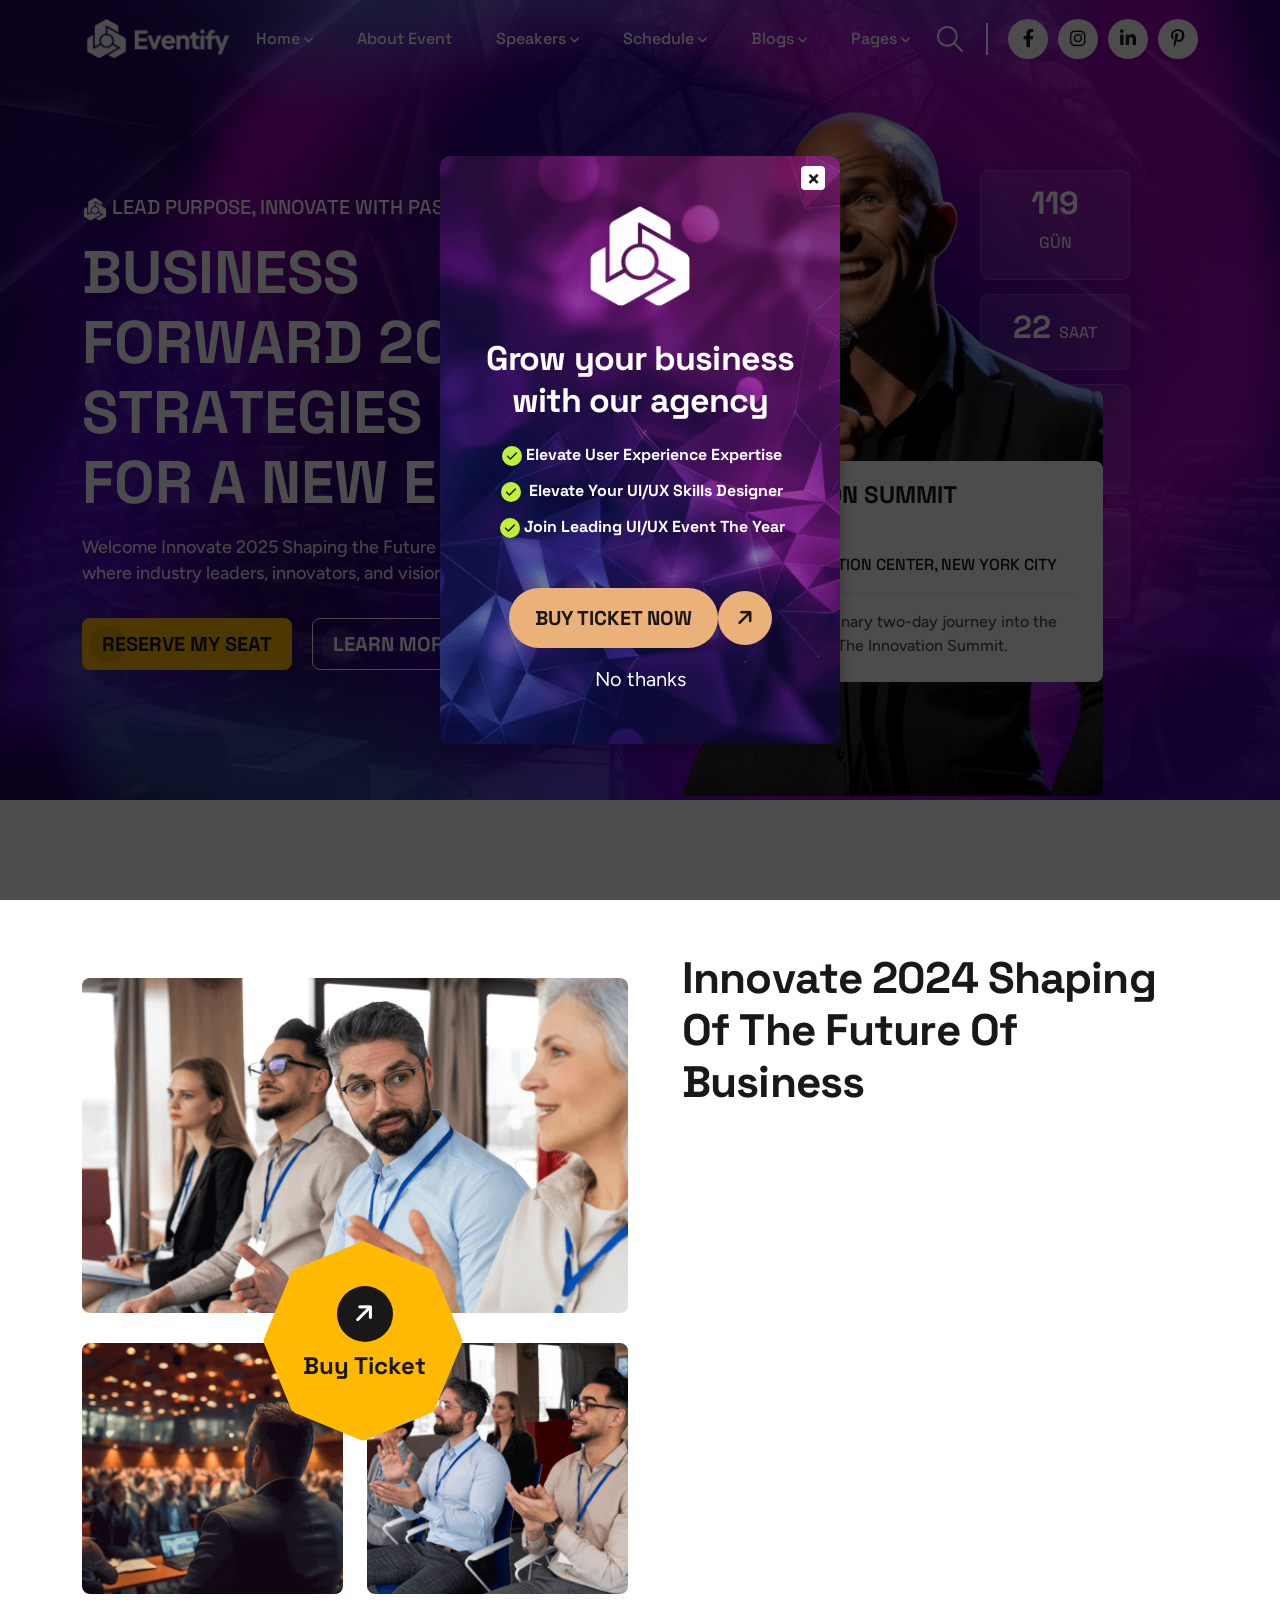
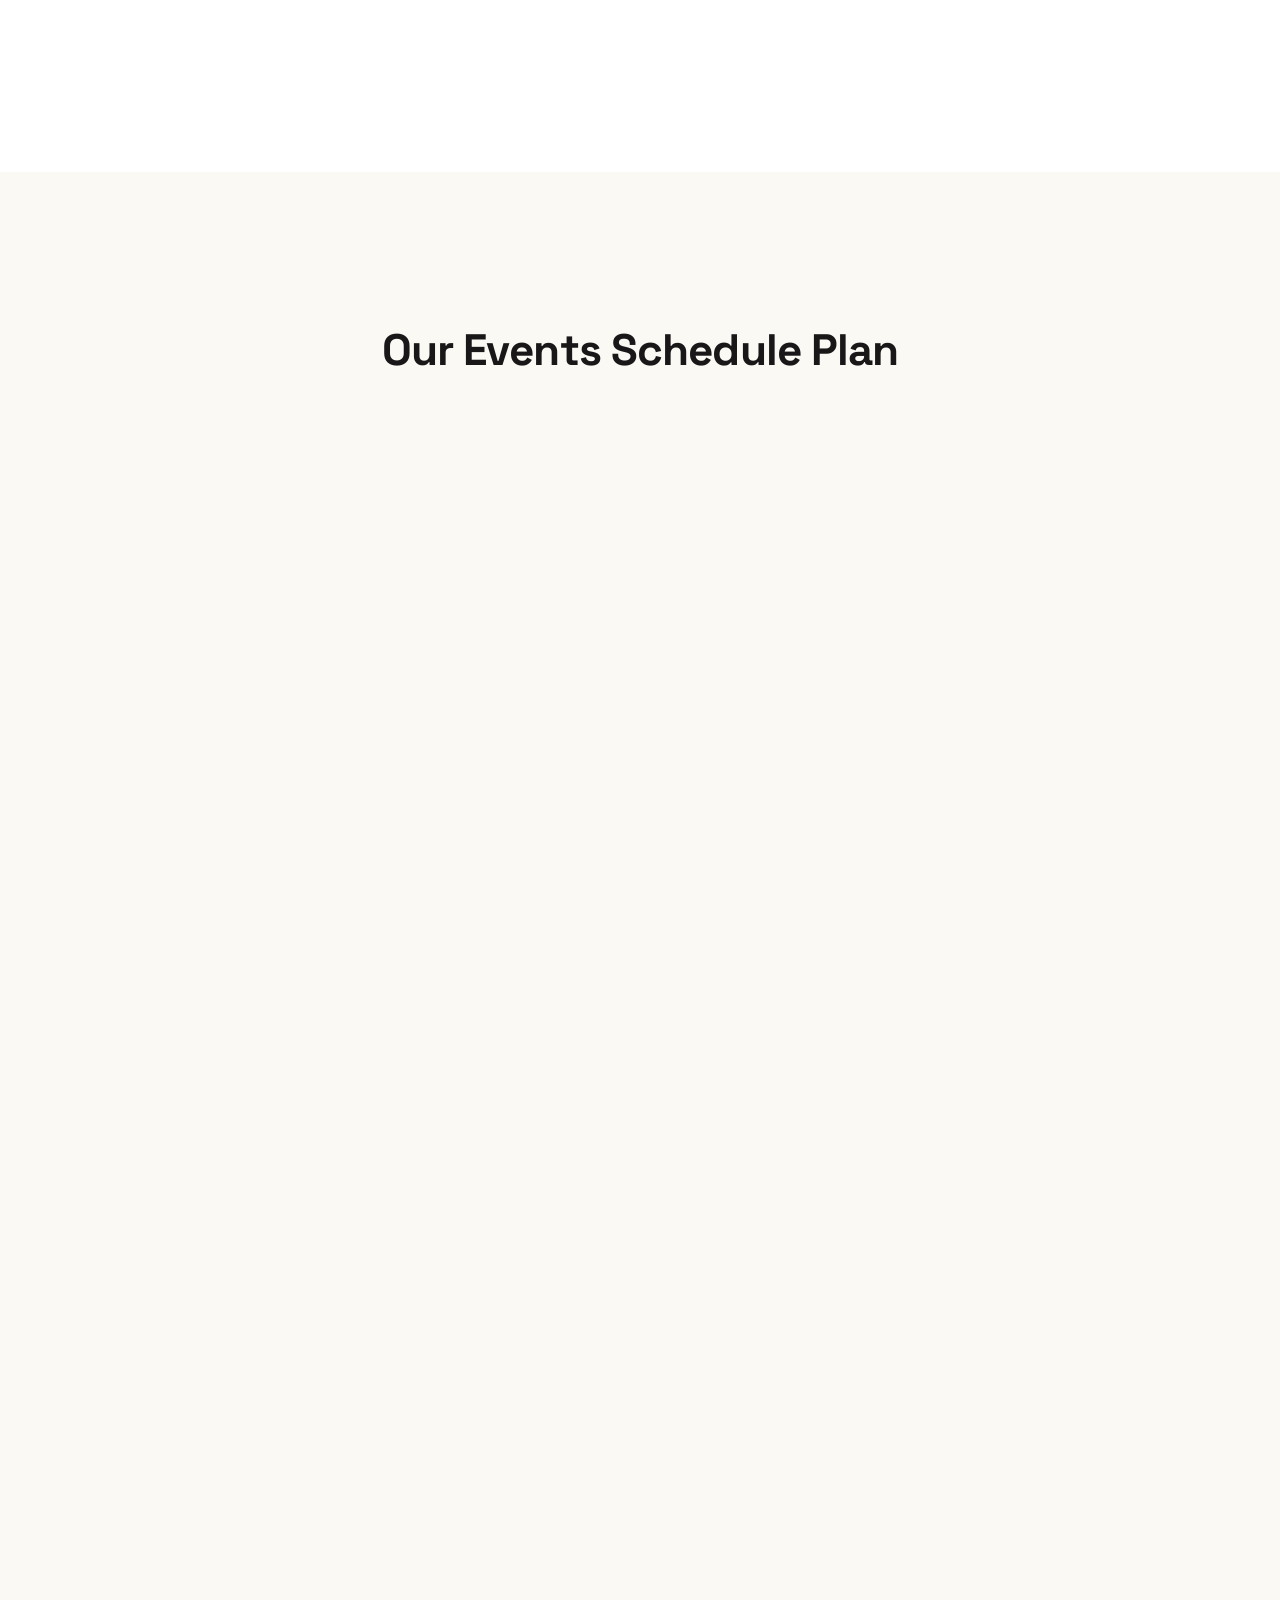
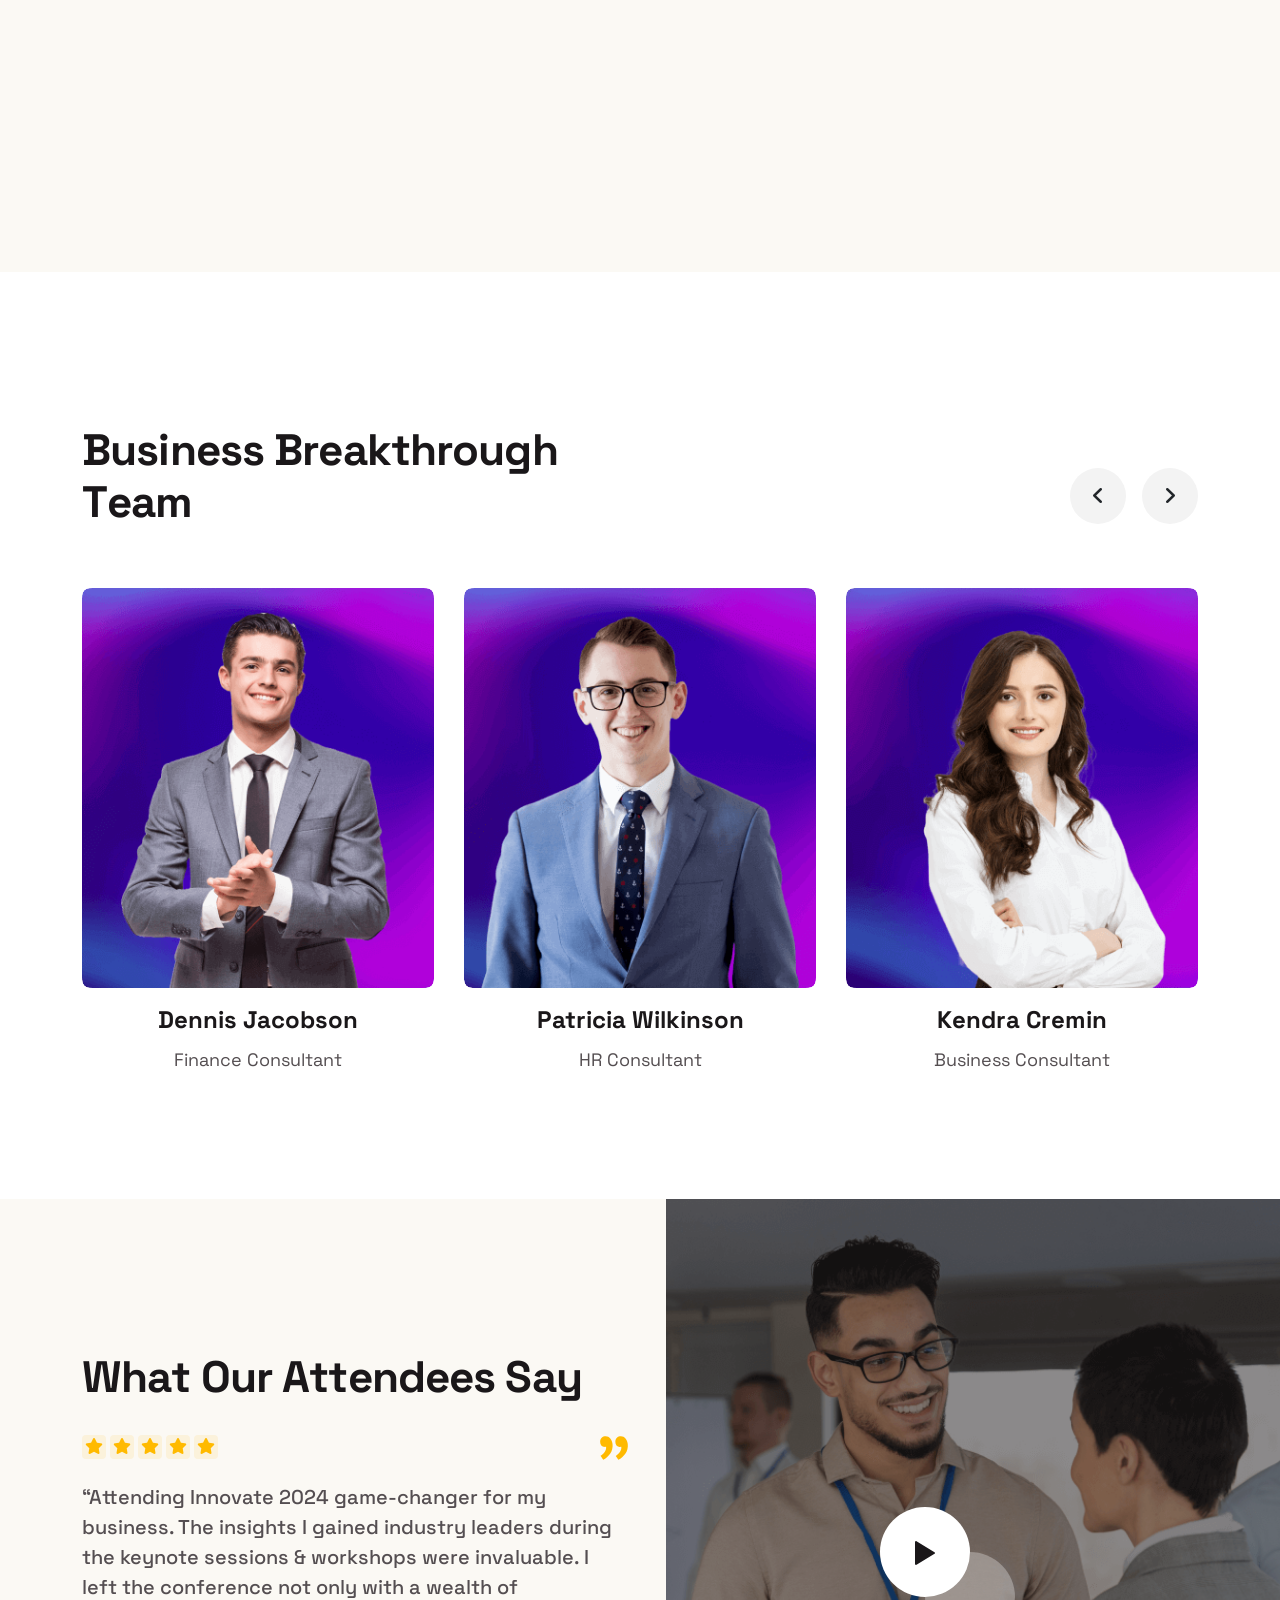
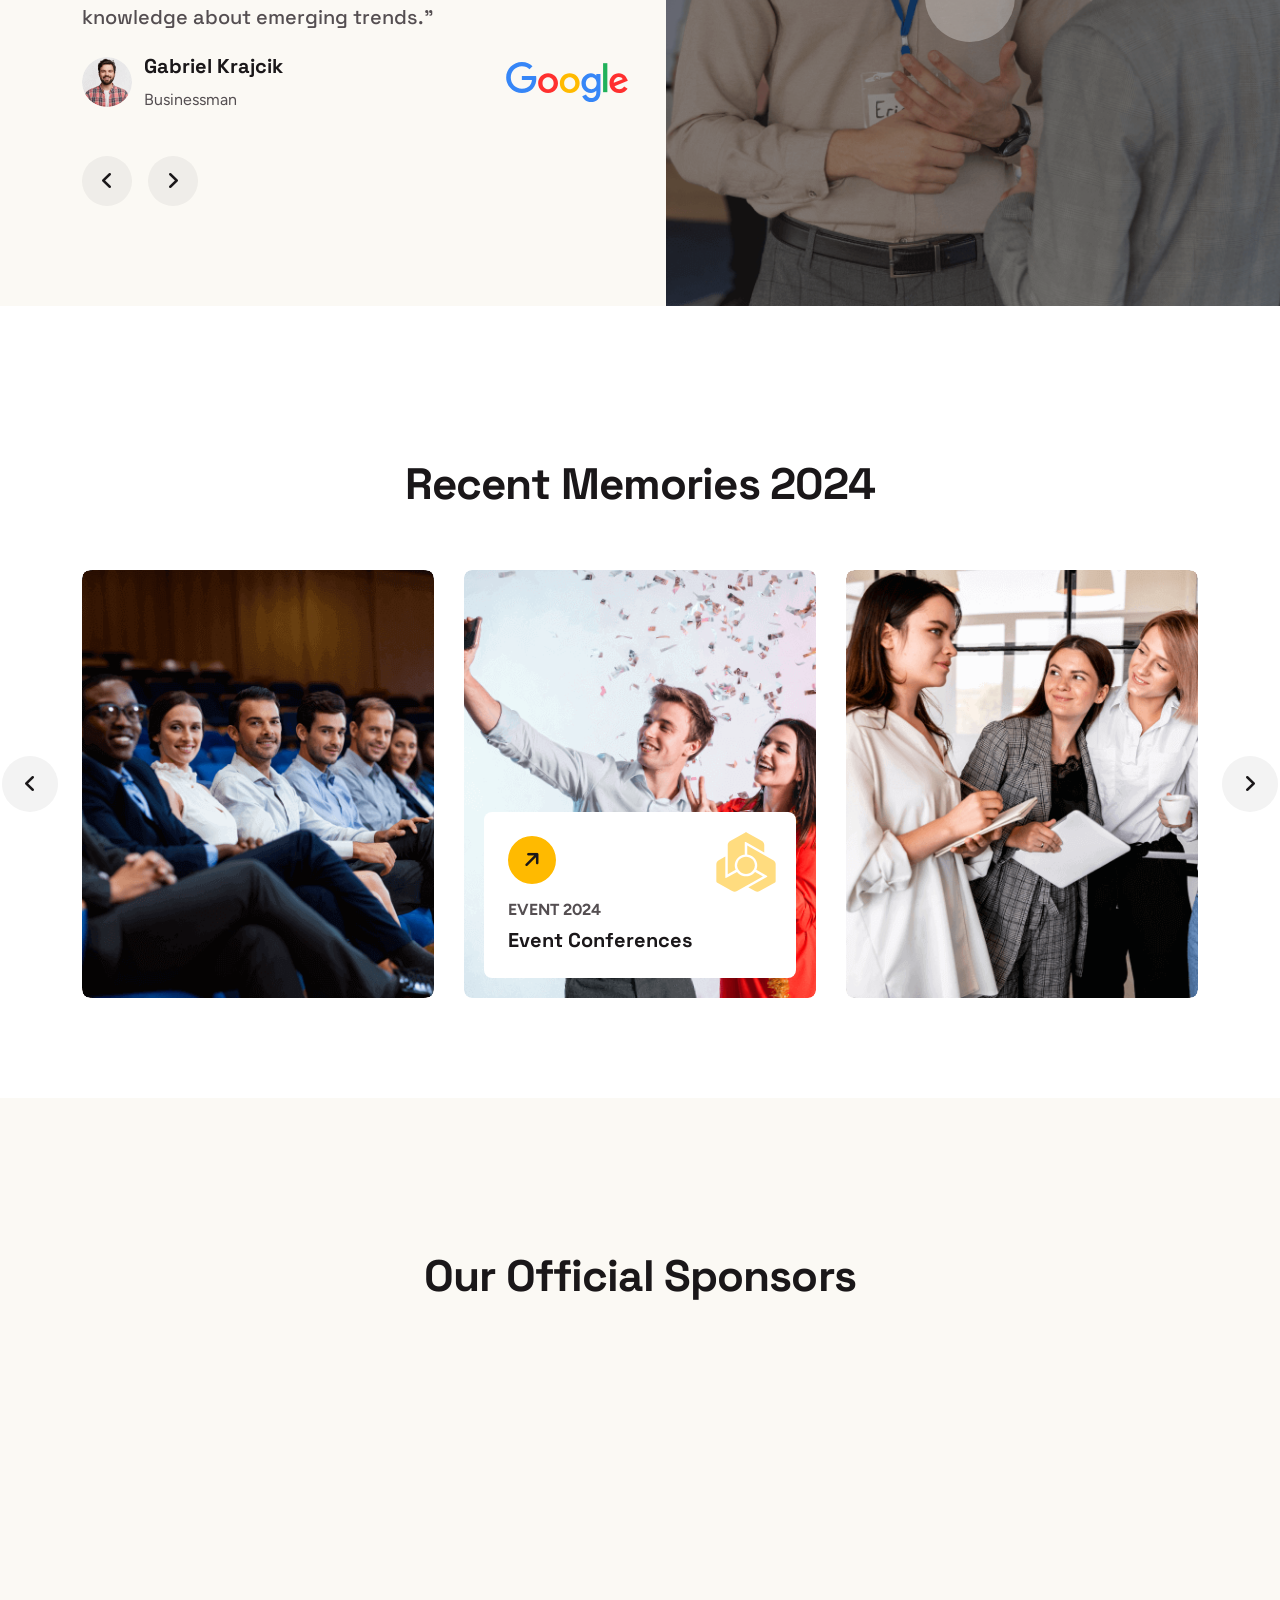
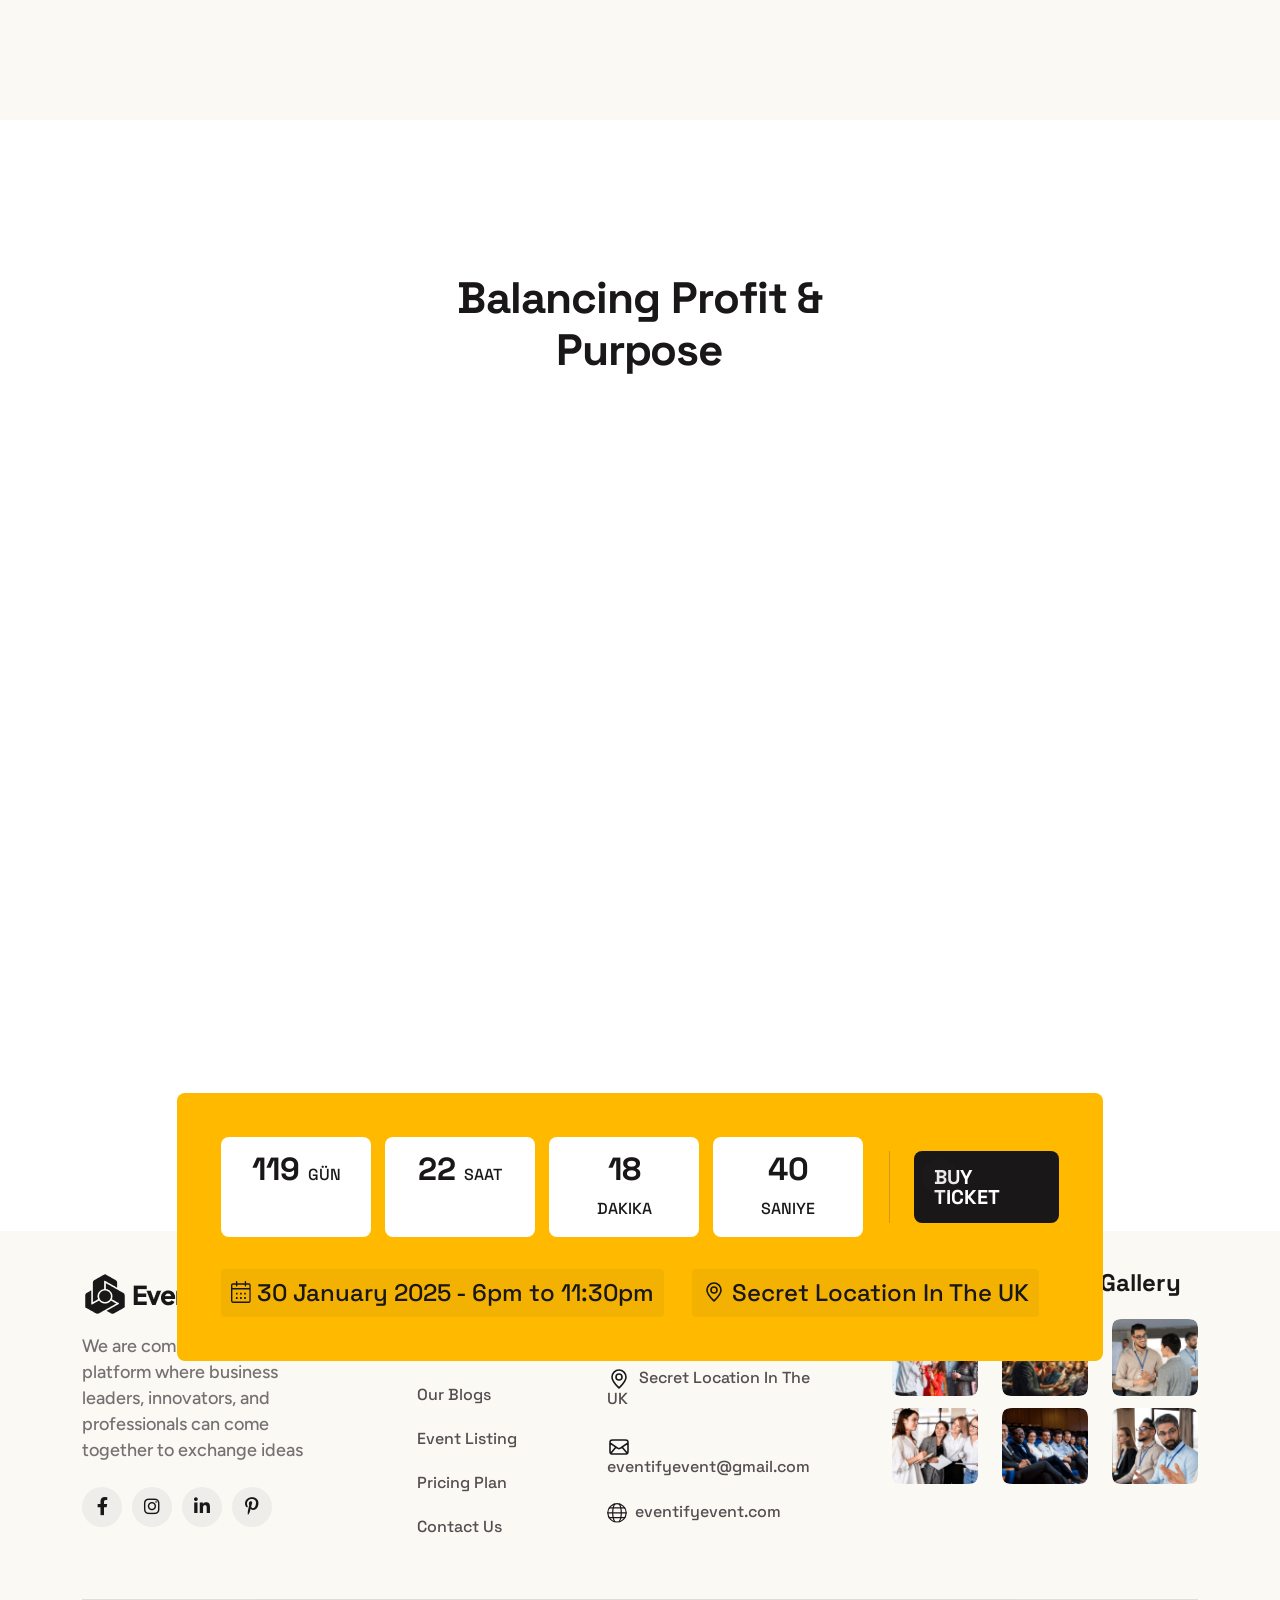
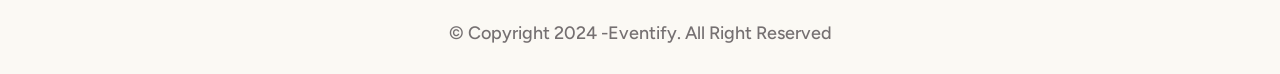
<file: index11.html>
<!DOCTYPE html>
<html lang="en">

<head>
	<meta charset="UTF-8" />
	<meta name="viewport" content="width=device-width, initial-scale=1.0" />
	<title>Eventify- Event And Conference Theme</title>

	<!--=====FAB ICON=======-->
	<link rel="shortcut icon" href="assets/img/logo/fav-logo1.png" />

	<!--===== CSS LINK =======-->
	<link rel="stylesheet" href="assets/css/vendor/bootstrap.min.css" />
	<link rel="stylesheet" href="assets/css/vendor/aos.css" />
	<link rel="stylesheet" href="assets/css/vendor/fontawesome.css" />
	<link rel="stylesheet" href="assets/css/vendor/magnific-popup.css" />
	<link rel="stylesheet" href="assets/css/vendor/mobile.css" />
	<link rel="stylesheet" href="assets/css/vendor/owlcarousel.min.css" />
	<link rel="stylesheet" href="assets/css/vendor/sidebar.css" />
	<link rel="stylesheet" href="assets/css/vendor/slick-slider.css" />
	<link rel="stylesheet" href="assets/css/vendor/nice-select.css" />
	<link rel="stylesheet" href="assets/css/vendor/odometer.css" />
	<link rel="stylesheet" href="assets/css/main.css" />

	<!--=====  JS SCRIPT LINK =======-->
	<script src="assets/js/vendor/jquery-3.7.1.min.js"></script>
</head>

<body class="homepage1-body">
	<!-- Popup Section -->
	<div id="popup" class="popup-overlay">
		<div class="popup-content">
			<span class="close-btn" id="close-popup">&times;</span>
			<div class="popup-icon">
				<img src="assets/img/logo/popup-logo.png" alt="" />
			</div>
			<div class="space32"></div>
			<div class="heading2">
				<h2>Grow your business with our agency</h2>
				<div class="space8"></div>
				<ul>
					<li><img src="assets/img/icons/check3.svg" alt="" />Elevate User Experience Expertise</li>
					<li><img src="assets/img/icons/check3.svg" alt="" /> Elevate Your UI/UX Skills Designer</li>
					<li><img src="assets/img/icons/check3.svg" alt="" />Join Leading UI/UX Event the Year</li>
				</ul>
			</div>
			<div class="space50"></div>
			<a class="vl-btn2" href="contact.html"><span class="demo">Buy Ticket Now</span><span class="arrow"><i class="fa-solid fa-arrow-right"></i></span>
			</a>
			<p class="no-thanks">No thanks</p>
		</div>
	</div>
	<!--===== PRELOADER STARTS =======-->
	<div class="preloader">
		<div class="loading-container">
			<div class="loading"></div>
			<div id="loading-icon"><img src="assets/img/logo/preloader.png" alt="" /></div>
		</div>
	</div>
	<!--===== PRELOADER ENDS =======-->

	<!--===== PAGE PROGRESS START=======-->
	<div class="paginacontainer">
		<div class="progress-wrap">
			<svg class="progress-circle svg-content" width="100%" height="100%" viewBox="-1 -1 102 102">
				<path d="M50,1 a49,49 0 0,1 0,98 a49,49 0 0,1 0,-98" />
			</svg>
		</div>
	</div>
	<!--===== PAGE PROGRESS END=======-->

	<!--=====HEADER START=======-->
	<header>
		<div class="header-area homepage1 header header-sticky d-none d-lg-block" id="header">
			<div class="container">
				<div class="row">
					<div class="col-lg-12">
						<div class="header-elements">
							<div class="site-logo">
								<a href="index.html"><img src="assets/img/logo/logo1.png" alt="" /></a>
							</div>
							<div class="main-menu">
								<ul>
									<li>
										<a href="#">Home <i class="fa-solid fa-angle-down"></i></a>
										<div class="tp-submenu">
											<div class="row">
												<div class="col-lg-12">
													<div class="all-images-menu">
														<div class="homemenu-thumb">
															<div class="img1">
																<img src="assets/img/all-images/demo/demo-img1.png" alt="" />
															</div>
															<div class="homemenu-btn">
																<a class="vl-btn1" href="index.html">View Demo </a>
															</div>
															<div class="homemenu-text">
																<a href="index.html">Eventify-Homepage 01</a>
															</div>
														</div>

														<div class="homemenu-thumb">
															<div class="img1">
																<img src="assets/img/all-images/demo/demo-img2.png" alt="" />
															</div>
															<div class="homemenu-btn">
																<a class="vl-btn1" href="index2.html">View Demo </a>
															</div>
															<div class="homemenu-text">
																<a href="index2.html">Eventify-Homepage 02</a>
															</div>
														</div>

														<div class="homemenu-thumb">
															<div class="img1">
																<img src="assets/img/all-images/demo/demo-img3.png" alt="" />
															</div>
															<div class="homemenu-btn">
																<a class="vl-btn1" href="index3.html">View Demo </a>
															</div>
															<div class="homemenu-text">
																<a href="index3.html">Eventify-Homepage 03</a>
															</div>
														</div>

														<div class="homemenu-thumb">
															<div class="img1">
																<img src="assets/img/all-images/demo/demo-img4.png" alt="" />
															</div>
															<div class="homemenu-btn">
																<a class="vl-btn1" href="index4.html">View Demo </a>
															</div>
															<div class="homemenu-text">
																<a href="index4.html">Eventify-Homepage 04</a>
															</div>
														</div>

														<div class="homemenu-thumb" style="margin: 0">
															<div class="img1">
																<img src="assets/img/all-images/demo/demo-img5.png" alt="" />
															</div>
															<div class="homemenu-btn">
																<a class="vl-btn1" href="index5.html">View Demo </a>
															</div>
															<div class="homemenu-text">
																<a href="index5.html">Eventify-Homepage 05</a>
															</div>
														</div>
													</div>

													<div class="all-images-menu">
														<div class="homemenu-thumb">
															<div class="img1">
																<img src="assets/img/all-images/demo/demo-img6.png" alt="" />
															</div>
															<div class="homemenu-btn">
																<a class="vl-btn1" href="index6.html">View Demo </a>
															</div>
															<div class="homemenu-text">
																<a href="index6.html">Eventify-Homepage 06</a>
															</div>
														</div>

														<div class="homemenu-thumb">
															<div class="img1">
																<img src="assets/img/all-images/demo/demo-img7.png" alt="" />
															</div>
															<div class="homemenu-btn">
																<a class="vl-btn1" href="index7.html">View Demo </a>
															</div>
															<div class="homemenu-text">
																<a href="index7.html">Eventify-Homepage 07</a>
															</div>
														</div>

														<div class="homemenu-thumb">
															<div class="img1">
																<img src="assets/img/all-images/demo/demo-img8.png" alt="" />
															</div>
															<div class="homemenu-btn">
																<a class="vl-btn1" href="index8.html">View Demo </a>
															</div>
															<div class="homemenu-text">
																<a href="index8.html">Eventify-Homepage 08</a>
															</div>
														</div>

														<div class="homemenu-thumb">
															<div class="img1">
																<img src="assets/img/all-images/demo/demo-img9.png" alt="" />
															</div>
															<div class="homemenu-btn">
																<a class="vl-btn1" href="index9.html">View Demo </a>
															</div>
															<div class="homemenu-text">
																<a href="index9.html">Eventify-Homepage 09</a>
															</div>
														</div>

														<div class="homemenu-thumb" style="margin: 0">
															<div class="img1">
																<img src="assets/img/all-images/demo/demo-img10.png" alt="" />
															</div>
															<div class="homemenu-btn">
																<a class="vl-btn1" href="index10.html">View Demo </a>
															</div>
															<div class="homemenu-text">
																<a href="index10.html">Eventify-Homepage 10</a>
															</div>
														</div>
													</div>
												</div>
											</div>
										</div>
									</li>
									<li><a href="about.html">About Event</a></li>
									<li>
										<a href="#">Speakers <i class="fa-solid fa-angle-down"></i></a>
										<ul class="dropdown-padding">
											<li><a href="speakers.html">Speakers</a></li>
											<li><a href="speakers-single.html">Speakers Details</a></li>
										</ul>
									</li>

									<li>
										<a href="#">Schedule <i class="fa-solid fa-angle-down"></i></a>
										<ul class="dropdown-padding">
											<li><a href="event.html">Our Event</a></li>
											<li><a href="event-schedule.html">Event Schedule</a></li>
											<li class="has-sub-menu"><a href="#">Level 3 (Example)</a>
												<ul class="sub-menu">
													<li><a href="event.html">Our Event</a></li>
													<li><a href="event-schedule.html">Event Schedule</a></li>
													<li><a href="event-single.html">Event Details</a></li>
												</ul>
											</li>
											<li><a href="event-single.html">Event Details</a></li>
										</ul>
									</li>
									<li>
										<a href="#">Blogs <i class="fa-solid fa-angle-down"></i></a>
										<ul class="dropdown-padding">
											<li><a href="blog.html">Our Blog</a></li>
											<li><a href="blog-single.html">Blog Details</a></li>
										</ul>
									</li>
									<li>
										<a href="#">Pages <i class="fa-solid fa-angle-down"></i></a>
										<ul class="dropdown-padding">
											<li><a href="memories.html">Our Memories</a></li>
											<li><a href="pricing-plan.html">Pricing Plan</a></li>
											<li><a href="faq.html">FAQ,s</a></li>
											<li><a href="contact.html">Contact Us</a></li>
										</ul>
									</li>
								</ul>
							</div>
							<div class="btn-area">
								<div class="search-icon header__search header-search-btn">
									<a href="#"><img src="assets/img/icons/search1.svg" alt="" /></a>
								</div>
								<ul>
									<li>
										<a href="#"><i class="fa-brands fa-facebook-f"></i></a>
									</li>
									<li>
										<a href="#"><i class="fa-brands fa-instagram"></i></a>
									</li>
									<li>
										<a href="#"><i class="fa-brands fa-linkedin-in"></i></a>
									</li>
									<li>
										<a href="#" class="m-0"><i class="fa-brands fa-pinterest-p"></i></a>
									</li>
								</ul>
							</div>

							<div class="header-search-form-wrapper">
								<div class="tx-search-close tx-close"><i class="fa-solid fa-xmark"></i></div>
								<div class="header-search-container">
									<form role="search" class="search-form">
										<input type="search" class="search-field" placeholder="Search …" value="" name="s" />
										<button type="submit" class="search-submit"><img src="assets/img/icons/search1.svg" alt="" /></button>
									</form>
								</div>
							</div>
							<div class="body-overlay"></div>
						</div>
					</div>
				</div>
			</div>
		</div>
	</header>
	<!--=====HEADER END =======-->

	<!--===== MOBILE HEADER STARTS =======-->
	<div class="mobile-header mobile-haeder1 d-block d-lg-none">
		<div class="container-fluid">
			<div class="col-12">
				<div class="mobile-header-elements">
					<div class="mobile-logo">
						<a href="index.html"><img src="assets/img/logo/logo1.png" alt="" /></a>
					</div>
					<div class="mobile-nav-icon dots-menu">
						<i class="fa-solid fa-bars-staggered"></i>
					</div>
				</div>
			</div>
		</div>
	</div>

	<div class="mobile-sidebar mobile-sidebar1">
		<div class="logosicon-area">
			<div class="logos">
				<img src="assets/img/logo/logo2.png" alt="" />
			</div>
			<div class="menu-close">
				<i class="fa-solid fa-xmark"></i>
			</div>
		</div>
		<div class="mobile-nav mobile-nav1">
			<ul class="mobile-nav-list nav-list1">
				<li>
					<a href="#">Home </a>
					<ul class="sub-menu">
						<li><a href="index.html">Home One</a></li>
						<li><a href="index2.html">Home Two</a></li>
						<li><a href="index3.html">Home Three</a></li>
						<li><a href="index4.html">Home Four</a></li>
						<li><a href="index5.html">Home Five</a></li>
						<li><a href="index6.html">Home Six</a></li>
						<li><a href="index7.html">Home Seven</a></li>
						<li><a href="index8.html">Home Eight</a></li>
						<li><a href="index9.html">Home Nine</a></li>
						<li><a href="index10.html">Home Ten</a></li>
					</ul>
				</li>
				<li><a href="about.html">About Event</a></li>
				<li>
					<a href="features.html">Speakers</a>
					<ul class="sub-menu">
						<li><a href="speakers.html">Speakers</a></li>
						<li><a href="speakers-single.html">Speakers Details</a></li>
					</ul>
				</li>
				<li>
					<a href="features.html">Schedule</a>
					<ul class="sub-menu">
						<li><a href="event.html">Our Event</a></li>
						<li><a href="event-schedule.html">Event Schedule</a></li>
						<li><a href="event-single.html">Event Details</a></li>
					</ul>
				</li>
				<li>
					<a href="#">Blogs</a>
					<ul class="sub-menu">
						<li><a href="blog.html">Our Blog</a></li>
						<li><a href="blog-single.html">Blog Details</a></li>
					</ul>
				</li>
				<li>
					<a href="#">Pages</a>
					<ul class="sub-menu">
						<li><a href="memories.html">Our Memories</a></li>
						<li><a href="pricing-plan.html">Pricing Plan</a></li>
						<li><a href="faq.html">FAQ,s</a></li>
						<li><a href="contact.html">Contact Us</a></li>
					</ul>
				</li>
				<li><a href="contact.html">Contact Us</a></li>
			</ul>
			<div class="allmobilesection">
				<a href="contact.html" class="vl-btn1">Contact Now</a>
				<div class="single-footer">
					<h3>Contact Info</h3>
					<div class="footer1-contact-info">
						<div class="contact-info-single">
							<div class="contact-info-icon">
								<span><i class="fa-solid fa-phone-volume"></i></span>
							</div>
							<div class="contact-info-text">
								<a href="tel:+3(924)4596512">+3(924)4596512</a>
							</div>
						</div>
						<div class="contact-info-single">
							<div class="contact-info-icon">
								<span><i class="fa-solid fa-envelope"></i></span>
							</div>
							<div class="contact-info-text">
								<a href="mailto:info@example.com">info@example.com</a>
							</div>
						</div>
						<div class="single-footer">
							<h3>Our Location</h3>
							<div class="contact-info-single">
								<div class="contact-info-icon">
									<span><i class="fa-solid fa-location-dot"></i></span>
								</div>
								<div class="contact-info-text">
									<a href="mailto:info@example.com">55 East Birchwood Ave.Brooklyn, <br />
										New York 11201,United States</a>
								</div>
							</div>
						</div>
						<div class="single-footer">
							<h3>Social Links</h3>
							<div class="social-links-mobile-menu">
								<ul>
									<li>
										<a href="#"><i class="fa-brands fa-facebook-f"></i></a>
									</li>
									<li>
										<a href="#"><i class="fa-brands fa-instagram"></i></a>
									</li>
									<li>
										<a href="#"><i class="fa-brands fa-linkedin-in"></i></a>
									</li>
									<li>
										<a href="#"><i class="fa-brands fa-youtube"></i></a>
									</li>
								</ul>
							</div>
						</div>
					</div>
				</div>
			</div>
		</div>
	</div>
	<!--===== MOBILE HEADER STARTS =======-->

	<!--===== HERO AREA STARTS =======-->
	<div class="hero1-section-area">
		<div class="bg1">
			<img src="assets/img/bg/header-bg2.png" alt="" class="header-bg1" />
		</div>
		<div class="container">
			<div class="row">
				<div class="col-lg-6">
					<div class="hero1-header heading1">
						<h5 data-aos="fade-left" data-aos-duration="800"><img src="assets/img/icons/sub-logo1.svg" alt="" />Lead Purpose, Innovate with Passion</h5>
						<div class="space16"></div>
						<h1 class="text-anime-style-3">
							Business Forward 2025 Strategies <br class="d-lg-block d-none" />
							for a New Era
						</h1>
						<div class="space16"></div>
						<p data-aos="fade-left" data-aos-duration="900">
							Welcome Innovate 2025 Shaping the Future of Business, <br class="d-lg-block d-none" />
							where industry leaders, innovators, and visionaries come.
						</p>
						<div class="space32"></div>
						<div class="btn-area1" data-aos="fade-left" data-aos-duration="1100">
							<a href="event-schedule.html" class="vl-btn1">Reserve My Seat</a>
							<a href="about.html" class="vl-btn2">Learn More</a>
						</div>
					</div>
				</div>
				<div class="col-lg-5">
					<div class="header-images">
						<div class="img1" data-aos="zoom-in" data-aos-duration="1000">
							<img src="assets/img/all-images/hero/hero-img1.png" alt="" />
						</div>
						<div class="images-content-area" data-aos="fade-up" data-aos-duration="900">
							<h3>THE INNOVATION SUMMIT</h3>
							<div class="space12"></div>
							<a href="#">January 15-16, 2025</a>
							<div class="space12"></div>
							<a href="#">CITY CENTER CONVENTION CENTER, NEW YORK CITY</a>
							<div class="space16"></div>
							<p>Join us for an extraordinary two-day journey into the realm of innovation at The Innovation Summit.</p>
						</div>
					</div>
				</div>
				<div class="col-lg-1">
					<div class="timer" data-aos="fade-left" data-aos-duration="1000">
						<div class="time-box">
							<span id="days" class="time-value">119</span>
							<div class="space8"></div>
						</div>
						<div class="space14"></div>
						<div class="time-box">
							<span id="hours" class="time-value">22</span>
							<div class="space8"></div>
						</div>
						<div class="space14"></div>
						<div class="time-box">
							<span id="minutes" class="time-value">18</span>
							<div class="space8"></div>
						</div>
						<div class="space14"></div>
						<div class="time-box" style="margin: 0">
							<span id="seconds" class="time-value">44</span>
							<div class="space8"></div>
						</div>
					</div>
				</div>
			</div>
		</div>
	</div>
	<!--===== HERO AREA ENDS =======-->

	<!--===== ABOUT AREA STARTS =======-->
	<div class="about1-section-area sp1">
		<div class="container">
			<div class="row align-items-center">
				<div class="col-lg-6">
					<div class="about-imges">
						<div class="img1 reveal image-anime">
							<img src="assets/img/all-images/about/about-img1.png" alt="" />
						</div>
						<div class="row">
							<div class="col-lg-6 col-md-6">
								<div class="space30"></div>
								<div class="img1 reveal image-anime">
									<img src="assets/img/all-images/about/about-img2.png" alt="" />
								</div>
							</div>
							<div class="col-lg-6 col-md-6">
								<div class="space30"></div>
								<div class="img1 reveal image-anime">
									<img src="assets/img/all-images/about/about-img3.png" alt="" />
								</div>
							</div>
						</div>
						<div class="about-btnarea">
							<svg xmlns="http://www.w3.org/2000/svg" width="200" height="200" viewBox="0 0 200 200" fill="none" class="keyframe5">
								<path
									d="M93.8771 2.53621C96.8982 1.28483 98.4087 0.659138 100 0.659138C101.591 0.659138 103.102 1.28483 106.123 2.5362L164.588 26.7531C167.609 28.0045 169.119 28.6302 170.245 29.7554C171.37 30.8806 171.995 32.3912 173.247 35.4123L197.464 93.8771C198.715 96.8982 199.341 98.4087 199.341 100C199.341 101.591 198.715 103.102 197.464 106.123L173.247 164.588C171.995 167.609 171.37 169.119 170.245 170.245C169.119 171.37 167.609 171.995 164.588 173.247L106.123 197.464C103.102 198.715 101.591 199.341 100 199.341C98.4087 199.341 96.8982 198.715 93.8771 197.464L35.4123 173.247C32.3912 171.995 30.8806 171.37 29.7554 170.245C28.6302 169.119 28.0045 167.609 26.7531 164.588L2.53621 106.123C1.28483 103.102 0.659138 101.591 0.659138 100C0.659138 98.4087 1.28483 96.8982 2.5362 93.8771L26.7531 35.4123C28.0045 32.3912 28.6302 30.8806 29.7554 29.7554C30.8806 28.6302 32.3912 28.0045 35.4123 26.7531L93.8771 2.53621Z"
									fill="#FFBA00" />
							</svg>
							<a href="pricing-plan.html">
								<span><i class="fa-solid fa-arrow-right"></i></span>
								<br />
								<div class="space12"></div>
								Buy Ticket
							</a>
						</div>
					</div>
				</div>
				<div class="col-lg-6">
					<div class="about-header-area heading2">
						<h5 data-aos="fade-left" data-aos-duration="800">about our business conferences</h5>
						<div class="space16"></div>
						<h2 class="text-anime-style-3">Innovate 2024 Shaping Of The Future Of Business</h2>
						<div class="space16"></div>
						<p data-aos="fade-left" data-aos-duration="900">Reflects Our commitment To Driving Progress Embracing Innovation In An Ever-evolving Marketplace. Our Conference is Designed to be a hub for thought leadership, where business pioneers and emerging.</p>
						<div class="space32"></div>
						<div class="about-auhtor-box" data-aos="fade-left" data-aos-duration="1000">
							<div class="icons">
								<img src="assets/img/icons/about-icon1.svg" alt="" />
							</div>
							<div class="text">
								<a href="#">Exclusive Keynotes</a>
								<div class="space12"></div>
								<p>The title captures our mission to empower businesses to not only adapt but lead in this new era of digital.</p>
							</div>
						</div>
						<div class="space20"></div>
						<div class="about-auhtor-box" data-aos="fade-left" data-aos-duration="1100">
							<div class="icons">
								<img src="assets/img/icons/about-icon2.svg" alt="" />
							</div>
							<div class="text">
								<a href="#">Off Side Trips</a>
								<div class="space12"></div>
								<p>By shaping the future today, we aim to create a lasting impact that will resonate across industries and inspire.</p>
							</div>
						</div>
						<div class="space32"></div>
						<div class="btn-area1" data-aos="fade-left" data-aos-duration="1200">
							<a href="contact.html" class="vl-btn1">Become an Attendee</a>
						</div>
					</div>
				</div>
			</div>
		</div>
	</div>
	<!--===== ABOUT AREA ENDS =======-->

	<!--===== EVENT AREA STARTS =======-->
	<div class="event1-section-area sp1">
		<div class="container">
			<div class="row">
				<div class="col-lg-6 m-auto">
					<div class="event-header heading2 space-margin60 text-center">
						<h5 data-aos="fade-left" data-aos-duration="800">Event Schedule</h5>
						<div class="space16"></div>
						<h2 class="text-anime-style-3">Our Events Schedule Plan</h2>
					</div>
				</div>
			</div>

			<div class="row">
				<div class="col-lg-12">
					<div data-aos="fade-up" data-aos-duration="900">
						<ul class="nav nav-pills space-margin60" id="pills-tab" role="tablist">
							<li class="nav-item" role="presentation">
								<button class="nav-link active" id="pills-home-tab" data-bs-toggle="pill" data-bs-target="#pills-home" type="button" role="tab" aria-controls="pills-home" aria-selected="true">
									<span class="day">Day 01</span>
									<span class="vl-flex">
										<span class="cal">01</span>
										<span class="date">JAN <br />
											2025</span>
									</span>
								</button>
							</li>
							<li class="nav-item" role="presentation">
								<button class="nav-link" id="pills-profile-tab" data-bs-toggle="pill" data-bs-target="#pills-profile" type="button" role="tab" aria-controls="pills-profile" aria-selected="false">
									<span class="day">Day 02</span>
									<span class="vl-flex">
										<span class="cal">08</span>
										<span class="date">JAN <br />
											2025</span>
									</span>
								</button>
							</li>
							<li class="nav-item" role="presentation">
								<button class="nav-link" id="pills-contact-tab" data-bs-toggle="pill" data-bs-target="#pills-contact" type="button" role="tab" aria-controls="pills-contact" aria-selected="false">
									<span class="day">Day 03</span>
									<span class="vl-flex">
										<span class="cal">15</span>
										<span class="date">JAN <br />
											2025</span>
									</span>
								</button>
							</li>

							<li class="nav-item" role="presentation">
								<button class="nav-link" id="pills-contact1-tab" data-bs-toggle="pill" data-bs-target="#pills-contact1" type="button" role="tab" aria-controls="pills-contact1" aria-selected="false">
									<span class="day">Day 04</span>
									<span class="vl-flex">
										<span class="cal">20</span>
										<span class="date">JAN <br />
											2025</span>
									</span>
								</button>
							</li>

							<li class="nav-item" role="presentation">
								<button class="nav-link" id="pills-contact2-tab" data-bs-toggle="pill" data-bs-target="#pills-contact2" type="button" role="tab" aria-controls="pills-contact2" aria-selected="false">
									<span class="day">Day 05</span>
									<span class="vl-flex">
										<span class="cal">25</span>
										<span class="date">JAN <br />
											2025</span>
									</span>
								</button>
							</li>
						</ul>
					</div>
					<div class="tab-content" id="pills-tabContent">
						<div class="tab-pane fade show active" id="pills-home" role="tabpanel" aria-labelledby="pills-home-tab" tabindex="0">
							<div class="tabs-widget-boxarea" data-aos="fade-up" data-aos-duration="800">
								<div class="row align-items-center">
									<div class="col-lg-4">
										<div class="img1">
											<img src="assets/img/all-images/event/event-img1.png" alt="" />
										</div>
									</div>
									<div class="col-lg-8">
										<div class="content-area">
											<ul>
												<li>
													<a href="#"><img src="assets/img/icons/clock1.svg" alt="" /> 10:00 AM -12:00 PM <span> | </span></a>
												</li>
												<li>
													<a href="#"><img src="assets/img/icons/location1.svg" alt="" /> 26/C Asana, New York </a>
												</li>
											</ul>
											<div class="space20"></div>
											<a href="event-single.html" class="head">Innovate 2025 Your Pathway to Business Transformation</a>
											<div class="space16"></div>
											<p>The Innovate 2025 conference is meticulously designed to provide you with a rich, immersive experience that drives actionable insights & fosters collaboration from keynote presentations.</p>
											<div class="space32"></div>
											<div class="btn-area1">
												<a href="pricing-plan.html" class="vl-btn1">purchase ticket now</a>
											</div>
										</div>
									</div>
								</div>
							</div>
							<div class="space30"></div>
							<div class="tabs-widget-boxarea" data-aos="fade-up" data-aos-duration="1000">
								<div class="row align-items-center">
									<div class="col-lg-4">
										<div class="img1">
											<img src="assets/img/all-images/event/event-img2.png" alt="" />
										</div>
									</div>
									<div class="col-lg-8">
										<div class="content-area">
											<ul>
												<li>
													<a href="#"><img src="assets/img/icons/clock1.svg" alt="" /> 10:00 AM -12:00 PM <span> | </span></a>
												</li>
												<li>
													<a href="#"><img src="assets/img/icons/location1.svg" alt="" /> 26/C Asana, New York </a>
												</li>
											</ul>
											<div class="space20"></div>
											<a href="event-single.html" class="head">Innovate 2025 A Full-Day Journey the Future of Business</a>
											<div class="space16"></div>
											<p>The Innovate 2025 conference is meticulously designed to provide you with a rich, immersive experience that drives actionable insights & fosters collaboration from keynote presentations.</p>
											<div class="space32"></div>
											<div class="btn-area1">
												<a href="pricing-plan.html" class="vl-btn1">purchase ticket now</a>
											</div>
										</div>
									</div>
								</div>
							</div>
							<div class="space30"></div>
							<div class="tabs-widget-boxarea" data-aos="fade-up" data-aos-duration="1200">
								<div class="row align-items-center">
									<div class="col-lg-4">
										<div class="img1">
											<img src="assets/img/all-images/event/event-img3.png" alt="" />
										</div>
									</div>
									<div class="col-lg-8">
										<div class="content-area">
											<ul>
												<li>
													<a href="#"><img src="assets/img/icons/clock1.svg" alt="" /> 10:00 AM -12:00 PM <span> | </span></a>
												</li>
												<li>
													<a href="#"><img src="assets/img/icons/location1.svg" alt="" /> 26/C Asana, New York </a>
												</li>
											</ul>
											<div class="space20"></div>
											<a href="event-single.html" class="head">Innovate 2025 Charting the Course for Business Success</a>
											<div class="space16"></div>
											<p>The Innovate 2025 conference is meticulously designed to provide you with a rich, immersive experience that drives actionable insights & fosters collaboration from keynote presentations.</p>
											<div class="space32"></div>
											<div class="btn-area1">
												<a href="pricing-plan.html" class="vl-btn1">purchase ticket now</a>
											</div>
										</div>
									</div>
								</div>
							</div>
						</div>
						<div class="tab-pane fade" id="pills-profile" role="tabpanel" aria-labelledby="pills-profile-tab" tabindex="0">
							<div class="tabs-widget-boxarea">
								<div class="row align-items-center">
									<div class="col-lg-3">
										<div class="img1">
											<img src="assets/img/all-images/event/event-img1.png" alt="" />
										</div>
									</div>
									<div class="col-lg-9">
										<div class="content-area">
											<ul>
												<li>
													<a href="#"><img src="assets/img/icons/clock1.svg" alt="" /> 10:00 AM -12:00 PM <span> | </span></a>
												</li>
												<li>
													<a href="#"><img src="assets/img/icons/location1.svg" alt="" /> 26/C Asana, New York </a>
												</li>
											</ul>
											<div class="space20"></div>
											<a href="event-single.html" class="head">Innovate 2025 Your Pathway to Business Transformation</a>
											<div class="space16"></div>
											<p>The Innovate 2025 conference is meticulously designed to provide you with a rich, immersive experience that drives actionable insights & fosters collaboration from keynote presentations.</p>
											<div class="space32"></div>
											<div class="btn-area1">
												<a href="pricing-plan.html" class="vl-btn1">purchase ticket now</a>
											</div>
										</div>
									</div>
								</div>
							</div>
						</div>
						<div class="tab-pane fade" id="pills-contact" role="tabpanel" aria-labelledby="pills-contact-tab" tabindex="0">
							<div class="tabs-widget-boxarea">
								<div class="row align-items-center">
									<div class="col-lg-4">
										<div class="img1">
											<img src="assets/img/all-images/event/event-img1.png" alt="" />
										</div>
									</div>
									<div class="col-lg-8">
										<div class="content-area">
											<ul>
												<li>
													<a href="#"><img src="assets/img/icons/clock1.svg" alt="" /> 10:00 AM -12:00 PM <span> | </span></a>
												</li>
												<li>
													<a href="#"><img src="assets/img/icons/location1.svg" alt="" /> 26/C Asana, New York </a>
												</li>
											</ul>
											<div class="space20"></div>
											<a href="event-single.html" class="head">Innovate 2025 Your Pathway to Business Transformation</a>
											<div class="space16"></div>
											<p>The Innovate 2025 conference is meticulously designed to provide you with a rich, immersive experience that drives actionable insights & fosters collaboration from keynote presentations.</p>
											<div class="space32"></div>
											<div class="btn-area1">
												<a href="pricing-plan.html" class="vl-btn1">purchase ticket now</a>
											</div>
										</div>
									</div>
								</div>
							</div>
							<div class="space30"></div>
							<div class="tabs-widget-boxarea">
								<div class="row align-items-center">
									<div class="col-lg-4">
										<div class="img1">
											<img src="assets/img/all-images/event/event-img2.png" alt="" />
										</div>
									</div>
									<div class="col-lg-8">
										<div class="content-area">
											<ul>
												<li>
													<a href="#"><img src="assets/img/icons/clock1.svg" alt="" /> 10:00 AM -12:00 PM <span> | </span></a>
												</li>
												<li>
													<a href="#"><img src="assets/img/icons/location1.svg" alt="" /> 26/C Asana, New York </a>
												</li>
											</ul>
											<div class="space20"></div>
											<a href="event-single.html" class="head">Innovate 2025 A Full-Day Journey the Future of Business</a>
											<div class="space16"></div>
											<p>The Innovate 2025 conference is meticulously designed to provide you with a rich, immersive experience that drives actionable insights & fosters collaboration from keynote presentations.</p>
											<div class="space32"></div>
											<div class="btn-area1">
												<a href="pricing-plan.html" class="vl-btn1">purchase ticket now</a>
											</div>
										</div>
									</div>
								</div>
							</div>
							<div class="space30"></div>
							<div class="tabs-widget-boxarea">
								<div class="row align-items-center">
									<div class="col-lg-4">
										<div class="img1">
											<img src="assets/img/all-images/event/event-img3.png" alt="" />
										</div>
									</div>
									<div class="col-lg-8">
										<div class="content-area">
											<ul>
												<li>
													<a href="#"><img src="assets/img/icons/clock1.svg" alt="" /> 10:00 AM -12:00 PM <span> | </span></a>
												</li>
												<li>
													<a href="#"><img src="assets/img/icons/location1.svg" alt="" /> 26/C Asana, New York </a>
												</li>
											</ul>
											<div class="space20"></div>
											<a href="event-single.html" class="head">Innovate 2025 Charting the Course for Business Success</a>
											<div class="space16"></div>
											<p>The Innovate 2025 conference is meticulously designed to provide you with a rich, immersive experience that drives actionable insights & fosters collaboration from keynote presentations.</p>
											<div class="space32"></div>
											<div class="btn-area1">
												<a href="pricing-plan.html" class="vl-btn1">purchase ticket now</a>
											</div>
										</div>
									</div>
								</div>
							</div>
						</div>
						<div class="tab-pane fade" id="pills-contact1" role="tabpanel" aria-labelledby="pills-contact1-tab" tabindex="0">
							<div class="tabs-widget-boxarea">
								<div class="row align-items-center">
									<div class="col-lg-4">
										<div class="img1">
											<img src="assets/img/all-images/event/event-img1.png" alt="" />
										</div>
									</div>
									<div class="col-lg-8">
										<div class="content-area">
											<ul>
												<li>
													<a href="#"><img src="assets/img/icons/clock1.svg" alt="" /> 10:00 AM -12:00 PM <span> | </span></a>
												</li>
												<li>
													<a href="#"><img src="assets/img/icons/location1.svg" alt="" /> 26/C Asana, New York </a>
												</li>
											</ul>
											<div class="space20"></div>
											<a href="event-single.html" class="head">Innovate 2025 Your Pathway to Business Transformation</a>
											<div class="space16"></div>
											<p>The Innovate 2025 conference is meticulously designed to provide you with a rich, immersive experience that drives actionable insights & fosters collaboration from keynote presentations.</p>
											<div class="space32"></div>
											<div class="btn-area1">
												<a href="pricing-plan.html" class="vl-btn1">purchase ticket now</a>
											</div>
										</div>
									</div>
								</div>
							</div>
							<div class="space30"></div>
							<div class="tabs-widget-boxarea">
								<div class="row align-items-center">
									<div class="col-lg-4">
										<div class="img1">
											<img src="assets/img/all-images/event/event-img2.png" alt="" />
										</div>
									</div>
									<div class="col-lg-8">
										<div class="content-area">
											<ul>
												<li>
													<a href="#"><img src="assets/img/icons/clock1.svg" alt="" /> 10:00 AM -12:00 PM <span> | </span></a>
												</li>
												<li>
													<a href="#"><img src="assets/img/icons/location1.svg" alt="" /> 26/C Asana, New York </a>
												</li>
											</ul>
											<div class="space20"></div>
											<a href="event-single.html" class="head">Innovate 2025 A Full-Day Journey the Future of Business</a>
											<div class="space16"></div>
											<p>The Innovate 2025 conference is meticulously designed to provide you with a rich, immersive experience that drives actionable insights & fosters collaboration from keynote presentations.</p>
											<div class="space32"></div>
											<div class="btn-area1">
												<a href="pricing-plan.html" class="vl-btn1">purchase ticket now</a>
											</div>
										</div>
									</div>
								</div>
							</div>
							<div class="space30"></div>
							<div class="tabs-widget-boxarea">
								<div class="row align-items-center">
									<div class="col-lg-4">
										<div class="img1">
											<img src="assets/img/all-images/event/event-img3.png" alt="" />
										</div>
									</div>
									<div class="col-lg-8">
										<div class="content-area">
											<ul>
												<li>
													<a href="#"><img src="assets/img/icons/clock1.svg" alt="" /> 10:00 AM -12:00 PM <span> | </span></a>
												</li>
												<li>
													<a href="#"><img src="assets/img/icons/location1.svg" alt="" /> 26/C Asana, New York </a>
												</li>
											</ul>
											<div class="space20"></div>
											<a href="event-single.html" class="head">Innovate 2025 Charting the Course for Business Success</a>
											<div class="space16"></div>
											<p>The Innovate 2025 conference is meticulously designed to provide you with a rich, immersive experience that drives actionable insights & fosters collaboration from keynote presentations.</p>
											<div class="space32"></div>
											<div class="btn-area1">
												<a href="pricing-plan.html" class="vl-btn1">purchase ticket now</a>
											</div>
										</div>
									</div>
								</div>
							</div>
						</div>
						<div class="tab-pane fade" id="pills-contact2" role="tabpanel" aria-labelledby="pills-contact2-tab" tabindex="0">
							<div class="tabs-widget-boxarea">
								<div class="row align-items-center">
									<div class="col-lg-4">
										<div class="img1">
											<img src="assets/img/all-images/event/event-img1.png" alt="" />
										</div>
									</div>
									<div class="col-lg-8">
										<div class="content-area">
											<ul>
												<li>
													<a href="#"><img src="assets/img/icons/clock1.svg" alt="" /> 10:00 AM -12:00 PM <span> | </span></a>
												</li>
												<li>
													<a href="#"><img src="assets/img/icons/location1.svg" alt="" /> 26/C Asana, New York </a>
												</li>
											</ul>
											<div class="space20"></div>
											<a href="event-single.html" class="head">Innovate 2025 Your Pathway to Business Transformation</a>
											<div class="space16"></div>
											<p>The Innovate 2025 conference is meticulously designed to provide you with a rich, immersive experience that drives actionable insights & fosters collaboration from keynote presentations.</p>
											<div class="space32"></div>
											<div class="btn-area1">
												<a href="pricing-plan.html" class="vl-btn1">purchase ticket now</a>
											</div>
										</div>
									</div>
								</div>
							</div>
							<div class="space30"></div>
							<div class="tabs-widget-boxarea">
								<div class="row align-items-center">
									<div class="col-lg-4">
										<div class="img1">
											<img src="assets/img/all-images/event/event-img2.png" alt="" />
										</div>
									</div>
									<div class="col-lg-8">
										<div class="content-area">
											<ul>
												<li>
													<a href="#"><img src="assets/img/icons/clock1.svg" alt="" /> 10:00 AM -12:00 PM <span> | </span></a>
												</li>
												<li>
													<a href="#"><img src="assets/img/icons/location1.svg" alt="" /> 26/C Asana, New York </a>
												</li>
											</ul>
											<div class="space20"></div>
											<a href="event-single.html" class="head">Innovate 2025 A Full-Day Journey the Future of Business</a>
											<div class="space16"></div>
											<p>The Innovate 2025 conference is meticulously designed to provide you with a rich, immersive experience that drives actionable insights & fosters collaboration from keynote presentations.</p>
											<div class="space32"></div>
											<div class="btn-area1">
												<a href="pricing-plan.html" class="vl-btn1">purchase ticket now</a>
											</div>
										</div>
									</div>
								</div>
							</div>
							<div class="space30"></div>
							<div class="tabs-widget-boxarea">
								<div class="row align-items-center">
									<div class="col-lg-4">
										<div class="img1">
											<img src="assets/img/all-images/event/event-img3.png" alt="" />
										</div>
									</div>
									<div class="col-lg-8">
										<div class="content-area">
											<ul>
												<li>
													<a href="#"><img src="assets/img/icons/clock1.svg" alt="" /> 10:00 AM -12:00 PM <span> | </span></a>
												</li>
												<li>
													<a href="#"><img src="assets/img/icons/location1.svg" alt="" /> 26/C Asana, New York </a>
												</li>
											</ul>
											<div class="space20"></div>
											<a href="event-single.html" class="head">Innovate 2025 Charting the Course for Business Success</a>
											<div class="space16"></div>
											<p>The Innovate 2025 conference is meticulously designed to provide you with a rich, immersive experience that drives actionable insights & fosters collaboration from keynote presentations.</p>
											<div class="space32"></div>
											<div class="btn-area1">
												<a href="pricing-plan.html" class="vl-btn1">purchase ticket now</a>
											</div>
										</div>
									</div>
								</div>
							</div>
						</div>
					</div>
				</div>
			</div>
		</div>
	</div>
	<!--===== EVENT AREA ENDS =======-->

	<!--===== TEAM AREA STARTS =======-->
	<div class="team1-section-area sp1">
		<div class="container">
			<div class="row">
				<div class="col-lg-6">
					<div class="team-header space-margin60 heading2">
						<h5 data-aos="fade-left" data-aos-duration="800">our 10+ event speakers</h5>
						<div class="space16"></div>
						<h2 class="text-anime-style-3">Business Breakthrough Team</h2>
					</div>
				</div>
			</div>
			<div class="row">
				<div class="col-lg-12">
					<div class="team-slider-area owl-carousel">
						<div class="team-widget-boxarea">
							<div class="img1 image-anime">
								<img src="assets/img/all-images/team/team-img2.png" alt="" />
								<ul>
									<li>
										<a href="#"><i class="fa-brands fa-facebook-f"></i></a>
									</li>
									<li>
										<a href="#"><i class="fa-brands fa-linkedin-in"></i></a>
									</li>
									<li>
										<a href="#"><i class="fa-brands fa-instagram"></i></a>
									</li>
									<li>
										<a href="#" class="m-0"><i class="fa-brands fa-youtube"></i></a>
									</li>
								</ul>
							</div>
							<div class="space20"></div>
							<div class="text-area">
								<a href="speakers.html">Kendra Cremin</a>
								<div class="space16"></div>
								<p>Business Consultant</p>
							</div>
						</div>

						<div class="team-widget-boxarea">
							<div class="img1 image-anime">
								<img src="assets/img/all-images/team/team-img1.png" alt="" />
								<ul>
									<li>
										<a href="#"><i class="fa-brands fa-facebook-f"></i></a>
									</li>
									<li>
										<a href="#"><i class="fa-brands fa-linkedin-in"></i></a>
									</li>
									<li>
										<a href="#"><i class="fa-brands fa-instagram"></i></a>
									</li>
									<li>
										<a href="#" class="m-0"><i class="fa-brands fa-youtube"></i></a>
									</li>
								</ul>
							</div>
							<div class="space20"></div>
							<div class="text-area">
								<a href="speakers.html">Dennis Jacobson</a>
								<div class="space16"></div>
								<p>Finance Consultant</p>
							</div>
						</div>

						<div class="team-widget-boxarea">
							<div class="img1 image-anime">
								<img src="assets/img/all-images/team/team-img3.png" alt="" />
								<ul>
									<li>
										<a href="#"><i class="fa-brands fa-facebook-f"></i></a>
									</li>
									<li>
										<a href="#"><i class="fa-brands fa-linkedin-in"></i></a>
									</li>
									<li>
										<a href="#"><i class="fa-brands fa-instagram"></i></a>
									</li>
									<li>
										<a href="#" class="m-0"><i class="fa-brands fa-youtube"></i></a>
									</li>
								</ul>
							</div>
							<div class="space20"></div>
							<div class="text-area">
								<a href="speakers.html">Patricia Wilkinson</a>
								<div class="space16"></div>
								<p>HR Consultant</p>
							</div>
						</div>

						<div class="team-widget-boxarea">
							<div class="img1 image-anime">
								<img src="assets/img/all-images/team/team-img2.png" alt="" />
								<ul>
									<li>
										<a href="#"><i class="fa-brands fa-facebook-f"></i></a>
									</li>
									<li>
										<a href="#"><i class="fa-brands fa-linkedin-in"></i></a>
									</li>
									<li>
										<a href="#"><i class="fa-brands fa-instagram"></i></a>
									</li>
									<li>
										<a href="#" class="m-0"><i class="fa-brands fa-youtube"></i></a>
									</li>
								</ul>
							</div>
							<div class="space20"></div>
							<div class="text-area">
								<a href="speakers.html">Kendra Cremin</a>
								<div class="space16"></div>
								<p>Business Consultant</p>
							</div>
						</div>

						<div class="team-widget-boxarea">
							<div class="img1 image-anime">
								<img src="assets/img/all-images/team/team-img1.png" alt="" />
								<ul>
									<li>
										<a href="#"><i class="fa-brands fa-facebook-f"></i></a>
									</li>
									<li>
										<a href="#"><i class="fa-brands fa-linkedin-in"></i></a>
									</li>
									<li>
										<a href="#"><i class="fa-brands fa-instagram"></i></a>
									</li>
									<li>
										<a href="#" class="m-0"><i class="fa-brands fa-youtube"></i></a>
									</li>
								</ul>
							</div>
							<div class="space20"></div>
							<div class="text-area">
								<a href="speakers.html">Dennis Jacobson</a>
								<div class="space16"></div>
								<p>Finance Consultant</p>
							</div>
						</div>

						<div class="team-widget-boxarea">
							<div class="img1 image-anime">
								<img src="assets/img/all-images/team/team-img3.png" alt="" />
								<ul>
									<li>
										<a href="#"><i class="fa-brands fa-facebook-f"></i></a>
									</li>
									<li>
										<a href="#"><i class="fa-brands fa-linkedin-in"></i></a>
									</li>
									<li>
										<a href="#"><i class="fa-brands fa-instagram"></i></a>
									</li>
									<li>
										<a href="#" class="m-0"><i class="fa-brands fa-youtube"></i></a>
									</li>
								</ul>
							</div>
							<div class="space20"></div>
							<div class="text-area">
								<a href="speakers.html">Patricia Wilkinson</a>
								<div class="space16"></div>
								<p>HR Consultant</p>
							</div>
						</div>
					</div>
				</div>
			</div>
		</div>
	</div>
	<!--===== TEAM AREA ENDS =======-->

	<!--===== TESTIMONIALS AREA STARTS =======-->
	<div class="testimonials1-section-area sp1">
		<div class="testimonial-img2">
			<img src="assets/img/all-images/testimonials/testimonial-img2.png" alt="" />
		</div>
		<div class="container">
			<div class="row align-items-center">
				<div class="col-lg-6">
					<div class="testimonial-header heading2">
						<h5 data-aos="fade-left" data-aos-duration="1000">Testimonial</h5>
						<div class="space16"></div>
						<h2 class="text-anime-style-3">What Our Attendees Say</h2>
					</div>
					<div class="space32"></div>
					<div class="testimonial-content-slider owl-carousel">
						<div class="testimonial-widget-box">
							<div class="list-display">
								<ul>
									<li><i class="fa-solid fa-star"></i></li>
									<li><i class="fa-solid fa-star"></i></li>
									<li><i class="fa-solid fa-star"></i></li>
									<li><i class="fa-solid fa-star"></i></li>
									<li><i class="fa-solid fa-star"></i></li>
								</ul>
								<div class="icons">
									<svg xmlns="http://www.w3.org/2000/svg" width="28" height="24" viewBox="0 0 28 24" fill="none">
										<path
											d="M15.3469 5.73963C15.3469 7.2063 15.7303 8.43797 16.4969 9.43463C17.0403 10.1213 17.7775 10.5724 18.7086 10.788C19.6253 11.0013 20.4919 11.0163 21.2753 10.8346C21.5419 12.418 21.1086 14.0946 20.0086 15.8713C18.9064 17.6469 17.4853 18.9819 15.7453 19.8763L18.3803 23.668C19.7136 23.008 20.9803 22.1713 22.1469 21.1596C23.3303 20.148 24.3803 18.9846 25.3136 17.6696C26.2469 16.3546 26.9469 14.8696 27.3969 13.1863C27.8469 11.503 27.9719 9.7863 27.7569 8.01963C27.4769 5.6863 26.7236 3.81963 25.4969 2.4363C24.2714 1.03519 22.7447 0.334633 20.9169 0.334633C19.3086 0.334633 17.9736 0.817966 16.9169 1.79797C15.8714 2.75797 15.3492 4.07352 15.3503 5.74463L15.3469 5.73963ZM0.140263 5.73963C0.140263 7.2063 0.523598 8.43797 1.29026 9.43463C1.83471 10.1346 2.57193 10.5885 3.50193 10.7963C4.43526 11.0019 5.29082 11.0141 6.06859 10.833C6.33526 12.3996 5.9186 14.083 4.81526 15.8663C3.71526 17.633 2.29526 18.9663 0.555264 19.8663L3.1836 23.668C4.51804 23.008 5.7736 22.1719 6.95026 21.1596C8.14426 20.1329 9.20475 18.9604 10.1069 17.6696C11.0336 16.353 11.7236 14.8696 12.1736 13.1863C12.6307 11.5043 12.7536 9.74894 12.5353 8.01963C12.2586 5.6863 11.5086 3.81963 10.2853 2.4363C9.06304 1.04519 7.53915 0.349634 5.7136 0.349634C4.10248 0.347412 2.76804 0.834633 1.71026 1.8113C0.664705 2.7713 0.141375 4.08685 0.140263 5.75797V5.73963Z"
											fill="#FFBA00" />
									</svg>
								</div>
							</div>
							<div class="space22"></div>
							<p>“Attending Innovate 2024 game-changer for my business. The insights I gained industry leaders during the keynote sessions & workshops were invaluable. I left the conference not only with a wealth of knowledge about emerging trends.”</p>
							<div class="space24"></div>
							<div class="auhtor-area">
								<div class="name-area">
									<div class="img1">
										<img src="assets/img/all-images/testimonials/testimonial-img1.png" alt="" />
									</div>
									<div class="text">
										<a href="speakers.html">Gabriel Krajcik</a>
										<div class="space12"></div>
										<p>Businessman</p>
									</div>
								</div>
								<div class="logo">
									<svg xmlns="http://www.w3.org/2000/svg" width="122" height="40" viewBox="0 0 122 40" fill="none">
										<g clip-path="url(#clip0_2205_3160)">
											<path d="M118.199 24.4463L121.584 26.7009C120.486 28.3175 117.858 31.0913 113.316 31.0913C107.675 31.0913 103.475 26.7306 103.475 21.1832C103.475 15.2802 107.72 11.2754 112.841 11.2754C117.992 11.2754 120.515 15.369 121.332 17.579L121.777 18.7063L108.507 24.1942C109.516 26.1818 111.09 27.1904 113.316 27.1904C115.543 27.1904 117.086 26.0928 118.199 24.4463ZM107.794 20.8721L116.656 17.1935C116.166 15.9625 114.711 15.0875 112.974 15.0875C110.763 15.0875 107.69 17.0454 107.794 20.8721Z" fill="#FF302F" />
											<path d="M97.0781 1.17383H101.353V30.1857H97.0781V1.17383Z" fill="#20B15A" />
											<path d="M90.3384 12.046H94.4649V29.6667C94.4649 36.9788 90.1453 39.9898 85.039 39.9898C80.2297 39.9898 77.3353 36.7564 76.2516 34.1312L80.0367 32.5588C80.7194 34.1755 82.3671 36.0891 85.039 36.0891C88.3194 36.0891 90.3384 34.0569 90.3384 30.26V28.8362H90.1899C89.2101 30.0226 87.3398 31.0905 84.9649 31.0905C80.007 31.0905 75.4646 26.7743 75.4646 21.2124C75.4646 15.6205 80.007 11.26 84.9649 11.26C87.325 11.26 89.2101 12.3131 90.1899 13.47H90.3384V12.046ZM90.635 21.2124C90.635 17.7119 88.3046 15.1607 85.3359 15.1607C82.3373 15.1607 79.8139 17.7119 79.8139 21.2124C79.8139 24.6681 82.3373 27.1748 85.3359 27.1748C88.3049 27.1898 90.6352 24.6681 90.6352 21.2124" fill="#3686F7" />
											<path d="M51.9972 21.1375C51.9972 26.8479 47.5442 31.0453 42.0816 31.0453C36.6193 31.0453 32.166 26.8332 32.166 21.1375C32.166 15.3975 36.6193 11.2148 42.0816 11.2148C47.5442 11.2148 51.9972 15.3975 51.9972 21.1375ZM47.6629 21.1375C47.6629 17.5779 45.0799 15.1303 42.0816 15.1303C39.0833 15.1303 36.5003 17.5779 36.5003 21.1375C36.5003 24.6675 39.0833 27.1446 42.0816 27.1446C45.0801 27.1446 47.6629 24.6675 47.6629 21.1375Z" fill="#FF302F" />
											<path d="M73.6535 21.1832C73.6535 26.8937 69.2002 31.0911 63.7379 31.0911C58.2753 31.0911 53.8223 26.8935 53.8223 21.1832C53.8223 15.4432 58.2753 11.2754 63.7379 11.2754C69.2002 11.2754 73.6535 15.4285 73.6535 21.1832ZM69.3041 21.1832C69.3041 17.6237 66.7214 15.1761 63.7228 15.1761C60.7243 15.1761 58.1416 17.6237 58.1416 21.1832C58.1416 24.7132 60.7246 27.1904 63.7228 27.1904C66.7362 27.1904 69.3041 24.6985 69.3041 21.1832Z" fill="#FFBA00" />
											<path d="M15.8676 26.7439C9.64798 26.7439 4.77942 21.7305 4.77942 15.5158C4.77942 9.30126 9.64798 4.28793 15.8676 4.28793C19.2224 4.28793 21.6714 5.60793 23.4824 7.29888L26.4661 4.31769C23.9427 1.90007 20.5732 0.0605469 15.8676 0.0605469C7.34738 0.060785 0.177734 7.00245 0.177734 15.5158C0.177734 24.0291 7.34738 30.971 15.8676 30.971C20.4693 30.971 23.9427 29.4582 26.6591 26.6401C29.4496 23.8515 30.3105 19.9358 30.3105 16.7617C30.3105 15.7679 30.1919 14.7446 30.0582 13.9882H15.8676V18.1115H25.9762C25.6793 20.6925 24.863 22.4575 23.6606 23.6586C22.2059 25.1272 19.9053 26.7439 15.8676 26.7439Z" fill="#3686F7" />
										</g>
										<defs>
											<clipPath id="clip0_2205_3160">
												<rect width="122" height="40" fill="white" />
											</clipPath>
										</defs>
									</svg>
								</div>
							</div>
						</div>

						<div class="testimonial-widget-box">
							<div class="list-display">
								<ul>
									<li><i class="fa-solid fa-star"></i></li>
									<li><i class="fa-solid fa-star"></i></li>
									<li><i class="fa-solid fa-star"></i></li>
									<li><i class="fa-solid fa-star"></i></li>
									<li><i class="fa-solid fa-star"></i></li>
								</ul>
								<div class="icons">
									<svg xmlns="http://www.w3.org/2000/svg" width="28" height="24" viewBox="0 0 28 24" fill="none">
										<path
											d="M15.3469 5.73963C15.3469 7.2063 15.7303 8.43797 16.4969 9.43463C17.0403 10.1213 17.7775 10.5724 18.7086 10.788C19.6253 11.0013 20.4919 11.0163 21.2753 10.8346C21.5419 12.418 21.1086 14.0946 20.0086 15.8713C18.9064 17.6469 17.4853 18.9819 15.7453 19.8763L18.3803 23.668C19.7136 23.008 20.9803 22.1713 22.1469 21.1596C23.3303 20.148 24.3803 18.9846 25.3136 17.6696C26.2469 16.3546 26.9469 14.8696 27.3969 13.1863C27.8469 11.503 27.9719 9.7863 27.7569 8.01963C27.4769 5.6863 26.7236 3.81963 25.4969 2.4363C24.2714 1.03519 22.7447 0.334633 20.9169 0.334633C19.3086 0.334633 17.9736 0.817966 16.9169 1.79797C15.8714 2.75797 15.3492 4.07352 15.3503 5.74463L15.3469 5.73963ZM0.140263 5.73963C0.140263 7.2063 0.523598 8.43797 1.29026 9.43463C1.83471 10.1346 2.57193 10.5885 3.50193 10.7963C4.43526 11.0019 5.29082 11.0141 6.06859 10.833C6.33526 12.3996 5.9186 14.083 4.81526 15.8663C3.71526 17.633 2.29526 18.9663 0.555264 19.8663L3.1836 23.668C4.51804 23.008 5.7736 22.1719 6.95026 21.1596C8.14426 20.1329 9.20475 18.9604 10.1069 17.6696C11.0336 16.353 11.7236 14.8696 12.1736 13.1863C12.6307 11.5043 12.7536 9.74894 12.5353 8.01963C12.2586 5.6863 11.5086 3.81963 10.2853 2.4363C9.06304 1.04519 7.53915 0.349634 5.7136 0.349634C4.10248 0.347412 2.76804 0.834633 1.71026 1.8113C0.664705 2.7713 0.141375 4.08685 0.140263 5.75797V5.73963Z"
											fill="#FFBA00" />
									</svg>
								</div>
							</div>
							<div class="space22"></div>
							<p>“Attending Innovate 2024 game-changer for my business. The insights I gained industry leaders during the keynote sessions & workshops were invaluable. I left the conference not only with a wealth of knowledge about emerging trends.”</p>
							<div class="space24"></div>
							<div class="auhtor-area">
								<div class="name-area">
									<div class="img1">
										<img src="assets/img/all-images/testimonials/testimonial-img1.png" alt="" />
									</div>
									<div class="text">
										<a href="speakers.html">Gabriel Krajcik</a>
										<div class="space12"></div>
										<p>Businessman</p>
									</div>
								</div>
								<div class="logo">
									<svg xmlns="http://www.w3.org/2000/svg" width="122" height="40" viewBox="0 0 122 40" fill="none">
										<g clip-path="url(#clip0_2205_3160)">
											<path d="M118.199 24.4463L121.584 26.7009C120.486 28.3175 117.858 31.0913 113.316 31.0913C107.675 31.0913 103.475 26.7306 103.475 21.1832C103.475 15.2802 107.72 11.2754 112.841 11.2754C117.992 11.2754 120.515 15.369 121.332 17.579L121.777 18.7063L108.507 24.1942C109.516 26.1818 111.09 27.1904 113.316 27.1904C115.543 27.1904 117.086 26.0928 118.199 24.4463ZM107.794 20.8721L116.656 17.1935C116.166 15.9625 114.711 15.0875 112.974 15.0875C110.763 15.0875 107.69 17.0454 107.794 20.8721Z" fill="#FF302F" />
											<path d="M97.0781 1.17383H101.353V30.1857H97.0781V1.17383Z" fill="#20B15A" />
											<path d="M90.3384 12.046H94.4649V29.6667C94.4649 36.9788 90.1453 39.9898 85.039 39.9898C80.2297 39.9898 77.3353 36.7564 76.2516 34.1312L80.0367 32.5588C80.7194 34.1755 82.3671 36.0891 85.039 36.0891C88.3194 36.0891 90.3384 34.0569 90.3384 30.26V28.8362H90.1899C89.2101 30.0226 87.3398 31.0905 84.9649 31.0905C80.007 31.0905 75.4646 26.7743 75.4646 21.2124C75.4646 15.6205 80.007 11.26 84.9649 11.26C87.325 11.26 89.2101 12.3131 90.1899 13.47H90.3384V12.046ZM90.635 21.2124C90.635 17.7119 88.3046 15.1607 85.3359 15.1607C82.3373 15.1607 79.8139 17.7119 79.8139 21.2124C79.8139 24.6681 82.3373 27.1748 85.3359 27.1748C88.3049 27.1898 90.6352 24.6681 90.6352 21.2124" fill="#3686F7" />
											<path d="M51.9972 21.1375C51.9972 26.8479 47.5442 31.0453 42.0816 31.0453C36.6193 31.0453 32.166 26.8332 32.166 21.1375C32.166 15.3975 36.6193 11.2148 42.0816 11.2148C47.5442 11.2148 51.9972 15.3975 51.9972 21.1375ZM47.6629 21.1375C47.6629 17.5779 45.0799 15.1303 42.0816 15.1303C39.0833 15.1303 36.5003 17.5779 36.5003 21.1375C36.5003 24.6675 39.0833 27.1446 42.0816 27.1446C45.0801 27.1446 47.6629 24.6675 47.6629 21.1375Z" fill="#FF302F" />
											<path d="M73.6535 21.1832C73.6535 26.8937 69.2002 31.0911 63.7379 31.0911C58.2753 31.0911 53.8223 26.8935 53.8223 21.1832C53.8223 15.4432 58.2753 11.2754 63.7379 11.2754C69.2002 11.2754 73.6535 15.4285 73.6535 21.1832ZM69.3041 21.1832C69.3041 17.6237 66.7214 15.1761 63.7228 15.1761C60.7243 15.1761 58.1416 17.6237 58.1416 21.1832C58.1416 24.7132 60.7246 27.1904 63.7228 27.1904C66.7362 27.1904 69.3041 24.6985 69.3041 21.1832Z" fill="#FFBA00" />
											<path d="M15.8676 26.7439C9.64798 26.7439 4.77942 21.7305 4.77942 15.5158C4.77942 9.30126 9.64798 4.28793 15.8676 4.28793C19.2224 4.28793 21.6714 5.60793 23.4824 7.29888L26.4661 4.31769C23.9427 1.90007 20.5732 0.0605469 15.8676 0.0605469C7.34738 0.060785 0.177734 7.00245 0.177734 15.5158C0.177734 24.0291 7.34738 30.971 15.8676 30.971C20.4693 30.971 23.9427 29.4582 26.6591 26.6401C29.4496 23.8515 30.3105 19.9358 30.3105 16.7617C30.3105 15.7679 30.1919 14.7446 30.0582 13.9882H15.8676V18.1115H25.9762C25.6793 20.6925 24.863 22.4575 23.6606 23.6586C22.2059 25.1272 19.9053 26.7439 15.8676 26.7439Z" fill="#3686F7" />
										</g>
										<defs>
											<clipPath>
												<rect width="122" height="40" fill="white" />
											</clipPath>
										</defs>
									</svg>
								</div>
							</div>
						</div>

						<div class="testimonial-widget-box">
							<div class="list-display">
								<ul>
									<li><i class="fa-solid fa-star"></i></li>
									<li><i class="fa-solid fa-star"></i></li>
									<li><i class="fa-solid fa-star"></i></li>
									<li><i class="fa-solid fa-star"></i></li>
									<li><i class="fa-solid fa-star"></i></li>
								</ul>
								<div class="icons">
									<svg xmlns="http://www.w3.org/2000/svg" width="28" height="24" viewBox="0 0 28 24" fill="none">
										<path
											d="M15.3469 5.73963C15.3469 7.2063 15.7303 8.43797 16.4969 9.43463C17.0403 10.1213 17.7775 10.5724 18.7086 10.788C19.6253 11.0013 20.4919 11.0163 21.2753 10.8346C21.5419 12.418 21.1086 14.0946 20.0086 15.8713C18.9064 17.6469 17.4853 18.9819 15.7453 19.8763L18.3803 23.668C19.7136 23.008 20.9803 22.1713 22.1469 21.1596C23.3303 20.148 24.3803 18.9846 25.3136 17.6696C26.2469 16.3546 26.9469 14.8696 27.3969 13.1863C27.8469 11.503 27.9719 9.7863 27.7569 8.01963C27.4769 5.6863 26.7236 3.81963 25.4969 2.4363C24.2714 1.03519 22.7447 0.334633 20.9169 0.334633C19.3086 0.334633 17.9736 0.817966 16.9169 1.79797C15.8714 2.75797 15.3492 4.07352 15.3503 5.74463L15.3469 5.73963ZM0.140263 5.73963C0.140263 7.2063 0.523598 8.43797 1.29026 9.43463C1.83471 10.1346 2.57193 10.5885 3.50193 10.7963C4.43526 11.0019 5.29082 11.0141 6.06859 10.833C6.33526 12.3996 5.9186 14.083 4.81526 15.8663C3.71526 17.633 2.29526 18.9663 0.555264 19.8663L3.1836 23.668C4.51804 23.008 5.7736 22.1719 6.95026 21.1596C8.14426 20.1329 9.20475 18.9604 10.1069 17.6696C11.0336 16.353 11.7236 14.8696 12.1736 13.1863C12.6307 11.5043 12.7536 9.74894 12.5353 8.01963C12.2586 5.6863 11.5086 3.81963 10.2853 2.4363C9.06304 1.04519 7.53915 0.349634 5.7136 0.349634C4.10248 0.347412 2.76804 0.834633 1.71026 1.8113C0.664705 2.7713 0.141375 4.08685 0.140263 5.75797V5.73963Z"
											fill="#FFBA00" />
									</svg>
								</div>
							</div>
							<div class="space22"></div>
							<p>“Attending Innovate 2024 game-changer for my business. The insights I gained industry leaders during the keynote sessions & workshops were invaluable. I left the conference not only with a wealth of knowledge about emerging trends.”</p>
							<div class="space24"></div>
							<div class="auhtor-area">
								<div class="name-area">
									<div class="img1">
										<img src="assets/img/all-images/testimonials/testimonial-img1.png" alt="" />
									</div>
									<div class="text">
										<a href="speakers.html">Gabriel Krajcik</a>
										<div class="space12"></div>
										<p>Businessman</p>
									</div>
								</div>
								<div class="logo">
									<svg xmlns="http://www.w3.org/2000/svg" width="122" height="40" viewBox="0 0 122 40" fill="none">
										<g clip-path="url(#clip0_2205_3160)">
											<path d="M118.199 24.4463L121.584 26.7009C120.486 28.3175 117.858 31.0913 113.316 31.0913C107.675 31.0913 103.475 26.7306 103.475 21.1832C103.475 15.2802 107.72 11.2754 112.841 11.2754C117.992 11.2754 120.515 15.369 121.332 17.579L121.777 18.7063L108.507 24.1942C109.516 26.1818 111.09 27.1904 113.316 27.1904C115.543 27.1904 117.086 26.0928 118.199 24.4463ZM107.794 20.8721L116.656 17.1935C116.166 15.9625 114.711 15.0875 112.974 15.0875C110.763 15.0875 107.69 17.0454 107.794 20.8721Z" fill="#FF302F" />
											<path d="M97.0781 1.17383H101.353V30.1857H97.0781V1.17383Z" fill="#20B15A" />
											<path d="M90.3384 12.046H94.4649V29.6667C94.4649 36.9788 90.1453 39.9898 85.039 39.9898C80.2297 39.9898 77.3353 36.7564 76.2516 34.1312L80.0367 32.5588C80.7194 34.1755 82.3671 36.0891 85.039 36.0891C88.3194 36.0891 90.3384 34.0569 90.3384 30.26V28.8362H90.1899C89.2101 30.0226 87.3398 31.0905 84.9649 31.0905C80.007 31.0905 75.4646 26.7743 75.4646 21.2124C75.4646 15.6205 80.007 11.26 84.9649 11.26C87.325 11.26 89.2101 12.3131 90.1899 13.47H90.3384V12.046ZM90.635 21.2124C90.635 17.7119 88.3046 15.1607 85.3359 15.1607C82.3373 15.1607 79.8139 17.7119 79.8139 21.2124C79.8139 24.6681 82.3373 27.1748 85.3359 27.1748C88.3049 27.1898 90.6352 24.6681 90.6352 21.2124" fill="#3686F7" />
											<path d="M51.9972 21.1375C51.9972 26.8479 47.5442 31.0453 42.0816 31.0453C36.6193 31.0453 32.166 26.8332 32.166 21.1375C32.166 15.3975 36.6193 11.2148 42.0816 11.2148C47.5442 11.2148 51.9972 15.3975 51.9972 21.1375ZM47.6629 21.1375C47.6629 17.5779 45.0799 15.1303 42.0816 15.1303C39.0833 15.1303 36.5003 17.5779 36.5003 21.1375C36.5003 24.6675 39.0833 27.1446 42.0816 27.1446C45.0801 27.1446 47.6629 24.6675 47.6629 21.1375Z" fill="#FF302F" />
											<path d="M73.6535 21.1832C73.6535 26.8937 69.2002 31.0911 63.7379 31.0911C58.2753 31.0911 53.8223 26.8935 53.8223 21.1832C53.8223 15.4432 58.2753 11.2754 63.7379 11.2754C69.2002 11.2754 73.6535 15.4285 73.6535 21.1832ZM69.3041 21.1832C69.3041 17.6237 66.7214 15.1761 63.7228 15.1761C60.7243 15.1761 58.1416 17.6237 58.1416 21.1832C58.1416 24.7132 60.7246 27.1904 63.7228 27.1904C66.7362 27.1904 69.3041 24.6985 69.3041 21.1832Z" fill="#FFBA00" />
											<path d="M15.8676 26.7439C9.64798 26.7439 4.77942 21.7305 4.77942 15.5158C4.77942 9.30126 9.64798 4.28793 15.8676 4.28793C19.2224 4.28793 21.6714 5.60793 23.4824 7.29888L26.4661 4.31769C23.9427 1.90007 20.5732 0.0605469 15.8676 0.0605469C7.34738 0.060785 0.177734 7.00245 0.177734 15.5158C0.177734 24.0291 7.34738 30.971 15.8676 30.971C20.4693 30.971 23.9427 29.4582 26.6591 26.6401C29.4496 23.8515 30.3105 19.9358 30.3105 16.7617C30.3105 15.7679 30.1919 14.7446 30.0582 13.9882H15.8676V18.1115H25.9762C25.6793 20.6925 24.863 22.4575 23.6606 23.6586C22.2059 25.1272 19.9053 26.7439 15.8676 26.7439Z" fill="#3686F7" />
										</g>
										<defs>
											<clipPath>
												<rect width="122" height="40" fill="white" />
											</clipPath>
										</defs>
									</svg>
								</div>
							</div>
						</div>
					</div>
				</div>
				<div class="col-lg-6">
					<div class="video-play-btn">
						<a href="https://www.youtube.com/watch?v=Y8XpQpW5OVY" class="popup-youtube"><svg xmlns="http://www.w3.org/2000/svg" width="20" height="24" viewBox="0 0 20 24" fill="none">
								<path d="M19.5185 11.1463L1.52146 0.147702C1.36988 0.0550624 1.19634 0.0044781 1.01872 0.0011519C0.8411 -0.00217431 0.665798 0.041878 0.510849 0.128777C0.3559 0.215677 0.226898 0.342285 0.137113 0.495581C0.0473273 0.648876 8.00178e-08 0.823322 0 1.00098V22.9981C8.00178e-08 23.1758 0.0473273 23.3502 0.137113 23.5035C0.226898 23.6568 0.3559 23.7834 0.510849 23.8703C0.665798 23.9572 0.8411 24.0013 1.01872 23.998C1.19634 23.9946 1.36988 23.944 1.52146 23.8514L19.5185 12.8528C19.6647 12.7635 19.7855 12.6381 19.8693 12.4887C19.9531 12.3393 19.9971 12.1709 19.9971 11.9996C19.9971 11.8282 19.9531 11.6598 19.8693 11.5104C19.7855 11.361 19.6647 11.2356 19.5185 11.1463Z" fill="#1A1719" />
							</svg></a>
					</div>
				</div>
			</div>
		</div>
	</div>
	<!--===== TESTIMONIALS AREA ENDS =======-->

	<!--===== MEMORY AREA STARTS =======-->
	<div class="memory1-section-area sp1">
		<div class="container">
			<div class="row">
				<div class="col-lg-6 m-auto">
					<div class="memory-header text-center heading2 space-margin60">
						<h5 data-aos="fade-left" data-aos-duration="800">last year memory</h5>
						<div class="space16"></div>
						<h2 class="text-anime-style-3">Recent Memories 2024</h2>
					</div>
				</div>
			</div>
			<div class="row">
				<div class="col-lg-12">
					<div class="memory-slider-area owl-carousel">
						<div class="memory-boxarea">
							<div class="img1 image-anime">
								<img src="assets/img/all-images/memory/memory-img1.png" alt="" />
							</div>
							<div class="content-area">
								<img src="assets/img/icons/logo1.svg" alt="" class="logo1 keyframe5" />
								<div class="arrow">
									<a href="memories.html"><i class="fa-solid fa-arrow-right"></i></a>
								</div>
								<div class="space18"></div>
								<p>Event 2024</p>
								<div class="space12"></div>
								<a href="memories.html">Event Conferences</a>
							</div>
						</div>

						<div class="memory-boxarea">
							<div class="img1 image-anime">
								<img src="assets/img/all-images/memory/memory-img2.png" alt="" />
							</div>
							<div class="content-area">
								<img src="assets/img/icons/logo1.svg" alt="" class="logo1 keyframe5" />
								<div class="arrow">
									<a href="memories.html"><i class="fa-solid fa-arrow-right"></i></a>
								</div>
								<div class="space18"></div>
								<p>Event 2024</p>
								<div class="space12"></div>
								<a href="memories.html">Event Conferences</a>
							</div>
						</div>

						<div class="memory-boxarea">
							<div class="img1 image-anime">
								<img src="assets/img/all-images/memory/memory-img3.png" alt="" />
							</div>
							<div class="content-area">
								<img src="assets/img/icons/logo1.svg" alt="" class="logo1 keyframe5" />
								<div class="arrow">
									<a href="memories.html"><i class="fa-solid fa-arrow-right"></i></a>
								</div>
								<div class="space18"></div>
								<p>Event 2024</p>
								<div class="space12"></div>
								<a href="memories.html">Event Conferences</a>
							</div>
						</div>

						<div class="memory-boxarea">
							<div class="img1 image-anime">
								<img src="assets/img/all-images/memory/memory-img1.png" alt="" />
							</div>
							<div class="content-area">
								<img src="assets/img/icons/logo1.svg" alt="" class="logo1 keyframe5" />
								<div class="arrow">
									<a href="memories.html"><i class="fa-solid fa-arrow-right"></i></a>
								</div>
								<div class="space18"></div>
								<p>Event 2024</p>
								<div class="space12"></div>
								<a href="memories.html">Event Conferences</a>
							</div>
						</div>
					</div>
				</div>
			</div>
		</div>
	</div>
	<!--===== MEMORY AREA ENDS =======-->

	<!--===== OTHERS AREA STARTS =======-->
	<div class="brands1-section-area sp2">
		<div class="container">
			<div class="row">
				<div class="col-lg-5 m-auto">
					<div class="brand-header heading2 space-margin60 text-center">
						<h5 data-aos="fade-left" data-aos-duration="800">general sponsors</h5>
						<div class="space16"></div>
						<h2 class="text-anime-style-3">Our Official Sponsors</h2>
					</div>
				</div>
			</div>
			<div class="row">
				<div class="col-lg-3 col-md-6" data-aos="zoom-in" data-aos-duration="800">
					<div class="brand-box">
						<img src="assets/img/elements/brand-img1.png" alt="" />
					</div>
				</div>

				<div class="col-lg-3 col-md-6" data-aos="zoom-in" data-aos-duration="900">
					<div class="brand-box">
						<img src="assets/img/elements/brand-img2.png" alt="" />
					</div>
				</div>

				<div class="col-lg-3 col-md-6" data-aos="zoom-in" data-aos-duration="1000">
					<div class="brand-box">
						<img src="assets/img/elements/brand-img3.png" alt="" />
					</div>
				</div>

				<div class="col-lg-3 col-md-6" data-aos="zoom-in" data-aos-duration="1100">
					<div class="brand-box">
						<img src="assets/img/elements/brand-img4.png" alt="" />
					</div>
				</div>

				<div class="col-lg-3 col-md-6" data-aos="zoom-in" data-aos-duration="900">
					<div class="brand-box">
						<img src="assets/img/elements/brand-img5.png" alt="" />
					</div>
				</div>

				<div class="col-lg-3 col-md-6" data-aos="zoom-in" data-aos-duration="1000">
					<div class="brand-box">
						<img src="assets/img/elements/brand-img6.png" alt="" />
					</div>
				</div>

				<div class="col-lg-3 col-md-6" data-aos="zoom-in" data-aos-duration="1100">
					<div class="brand-box">
						<img src="assets/img/elements/brand-img7.png" alt="" />
					</div>
				</div>

				<div class="col-lg-3 col-md-6" data-aos="zoom-in" data-aos-duration="1200">
					<div class="brand-box">
						<img src="assets/img/elements/brand-img8.png" alt="" />
					</div>
				</div>
			</div>
		</div>
	</div>
	<!--===== OTHERS AREA ENDS =======-->

	<!--===== BLOG AREA STARTS =======-->
	<div class="blog1-section-area sp2">
		<div class="container">
			<div class="row">
				<div class="col-lg-6 m-auto">
					<div class="blog-header text-center heading2 space-margin60">
						<h5 data-aos="fade-left" data-aos-duration="900">News & updates</h5>
						<div class="space16"></div>
						<h2 class="text-anime-style-3">Balancing Profit & Purpose</h2>
					</div>
				</div>
			</div>
			<div class="row">
				<div class="col-lg-4 col-md-6" data-aos="zoom-in" data-aos-duration="800">
					<div class="blog1-auhtor-boxarea">
						<div class="img1 image-anime">
							<img src="assets/img/all-images/blog/blog-img1.png" alt="" />
						</div>

						<div class="content-area">
							<ul>
								<li>
									<a href="#"><img src="assets/img/icons/calender1.svg" alt="" />26 January 2025</a>
								</li>
							</ul>
							<div class="space20"></div>
							<a href="blog-single.html">Save soil, save world Projects in 2020</a>
							<div class="space24"></div>
							<div class="btn-area1">
								<a href="blog-single.html" class="vl-btn2">Read More</a>
							</div>
						</div>
					</div>
				</div>

				<div class="col-lg-4 col-md-6" data-aos="zoom-in" data-aos-duration="1000">
					<div class="blog1-auhtor-boxarea">
						<div class="img1 image-anime">
							<img src="assets/img/all-images/blog/blog-img2.png" alt="" />
						</div>

						<div class="content-area">
							<ul>
								<li>
									<a href="#"><img src="assets/img/icons/calender1.svg" alt="" />26 January 2025</a>
								</li>
							</ul>
							<div class="space20"></div>
							<a href="blog-single.html">Civil Litigation paper’s Of Conference</a>
							<div class="space24"></div>
							<div class="btn-area1">
								<a href="blog-single.html" class="vl-btn2">Read More</a>
							</div>
						</div>
					</div>
				</div>

				<div class="col-lg-4 col-md-6" data-aos="zoom-in" data-aos-duration="1200">
					<div class="blog1-auhtor-boxarea">
						<div class="img1 image-anime">
							<img src="assets/img/all-images/blog/blog-img3.png" alt="" />
						</div>

						<div class="content-area">
							<ul>
								<li>
									<a href="#"><img src="assets/img/icons/calender1.svg" alt="" />26 January 2025</a>
								</li>
							</ul>
							<div class="space20"></div>
							<a href="blog-single.html">Greetings and Opening Event of health</a>
							<div class="space24"></div>
							<div class="btn-area1">
								<a href="blog-single.html" class="vl-btn2">Read More</a>
							</div>
						</div>
					</div>
				</div>
			</div>
		</div>
	</div>
	<!--===== BLOG AREA ENDS =======-->

	<!--===== CTA AREA STARTS =======-->
	<div class="cta1-section-area">
		<div class="container">
			<div class="row">
				<div class="col-lg-10 m-auto">
					<div class="cta1-main-boxarea">
						<div class="timer-btn-area">
							<div class="timer">
								<div class="time-box">
									<span id="days1" class="time-value">119</span>
									<br />
								</div>
								<div class="space14"></div>
								<div class="time-box">
									<span id="hours1" class="time-value">22</span>
									<br />
								</div>
								<div class="space14"></div>
								<div class="time-box">
									<span id="minutes1" class="time-value">18</span>
									<br />
								</div>
								<div class="space14"></div>
								<div class="time-box" style="margin: 0 26px 0 0">
									<span id="seconds1" class="time-value">44</span>
									<br />
								</div>
							</div>
							<div class="btn-area1">
								<a href="pricing-plan.html" class="vl-btn1">Buy Ticket</a>
							</div>
						</div>
						<ul>
							<li>
								<a href="#"><img src="assets/img/icons/calender1.svg" alt="" />30 January 2025 - 6pm to 11:30pm</a>
							</li>
							<li class="m-0">
								<a href="#"><img src="assets/img/icons/location1.svg" alt="" />Secret Location In The UK</a>
							</li>
						</ul>
					</div>
				</div>
			</div>
		</div>
	</div>
	<!--===== CTA AREA ENDS =======-->

	<!--===== FOOTER AREA STARTS =======-->
	<div class="footer1-sertion-area">
		<div class="container">
			<div class="row">
				<div class="col-lg-3 col-md-6">
					<div class="footer-logo-area">
						<img src="assets/img/logo/logo2.png" alt="" />
						<div class="space16"></div>
						<p>We are committed to creating a platform where business leaders, innovators, and professionals can come together to exchange ideas</p>
						<div class="space24"></div>
						<ul>
							<li>
								<a href="#"><i class="fa-brands fa-facebook-f"></i></a>
							</li>
							<li>
								<a href="#"><i class="fa-brands fa-instagram"></i></a>
							</li>
							<li>
								<a href="#"><i class="fa-brands fa-linkedin-in"></i></a>
							</li>
							<li>
								<a href="#" class="m-0"><i class="fa-brands fa-pinterest-p"></i></a>
							</li>
						</ul>
					</div>
				</div>
				<div class="col-lg-2 col-md-6">
					<div class="link-content">
						<h3>Quick Links</h3>
						<ul>
							<li><a href="about.html">About Us</a></li>
							<li><a href="blog.html">Our Blogs</a></li>
							<li><a href="event.html">Event Listing</a></li>
							<li><a href="pricing-plan.html">Pricing Plan</a></li>
							<li><a href="contact.html">Contact Us</a></li>
						</ul>
					</div>
				</div>

				<div class="col-lg-3 col-md-6">
					<div class="link-content2">
						<h3>Contact Us</h3>
						<ul>
							<li>
								<a href="tel:+11234567890"><img src="assets/img/icons/phn1.svg" alt="" />+1 123 456 7890</a>
							</li>
							<li>
								<a href="#"><img src="assets/img/icons/location1.svg" alt="" />Secret Location In The UK</a>
							</li>
							<li>
								<a href="mailto:eventifyevent@gmail.com"><img src="assets/img/icons/mail1.svg" alt="" />eventifyevent@gmail.com</a>
							</li>
							<li>
								<a href="#"> <img src="assets/img/icons/world1.svg" alt="" />eventifyevent.com</a>
							</li>
						</ul>
					</div>
				</div>
				<div class="col-lg-4 col-md-6">
					<div class="footer-social-box">
						<h3>Our Recent Event Gallery</h3>
						<div class="space12"></div>
						<div class="row">
							<div class="col-lg-4 col-md-4 col-4">
								<div class="img1">
									<img src="assets/img/all-images/footer/footer-img1.png" alt="" />
									<div class="icons">
										<a href="#"><i class="fa-brands fa-instagram"></i></a>
									</div>
								</div>
							</div>
							<div class="col-lg-4 col-md-4 col-4">
								<div class="img1">
									<img src="assets/img/all-images/footer/footer-img2.png" alt="" />
									<div class="icons">
										<a href="#"><i class="fa-brands fa-instagram"></i></a>
									</div>
								</div>
							</div>
							<div class="col-lg-4 col-md-4 col-4">
								<div class="img1">
									<img src="assets/img/all-images/footer/footer-img3.png" alt="" />
									<div class="icons">
										<a href="#"><i class="fa-brands fa-instagram"></i></a>
									</div>
								</div>
							</div>
							<div class="col-lg-4 col-md-4 col-4">
								<div class="img1">
									<img src="assets/img/all-images/footer/footer-img4.png" alt="" />
									<div class="icons">
										<a href="#"><i class="fa-brands fa-instagram"></i></a>
									</div>
								</div>
							</div>
							<div class="col-lg-4 col-md-4 col-4">
								<div class="img1">
									<img src="assets/img/all-images/footer/footer-img5.png" alt="" />
									<div class="icons">
										<a href="#"><i class="fa-brands fa-instagram"></i></a>
									</div>
								</div>
							</div>
							<div class="col-lg-4 col-md-4 col-4">
								<div class="img1">
									<img src="assets/img/all-images/footer/footer-img6.png" alt="" />
									<div class="icons">
										<a href="#"><i class="fa-brands fa-instagram"></i></a>
									</div>
								</div>
							</div>
						</div>
					</div>
				</div>
			</div>
			<div class="space60"></div>
			<div class="row">
				<div class="col-lg-12">
					<div class="copyright">
						<p>&copy; Copyright 2024 -Eventify. All Right Reserved</p>
					</div>
				</div>
			</div>
		</div>
	</div>
	<!--===== FOOTER AREA ENDS =======-->

	<!--===== JS SCRIPT LINK =======-->
	<script src="assets/js/vendor/bootstrap.min.js"></script>
	<script src="assets/js/vendor/fontawesome.js"></script>
	<script src="assets/js/vendor/aos.js"></script>
	<script src="assets/js/vendor/jquery.appear.js"></script>
	<script src="assets/js/vendor/jquery.odometer.min.js"></script>
	<script src="assets/js/vendor/sidebar.js"></script>
	<script src="assets/js/vendor/magnific-popup.js"></script>
	<script src="assets/js/vendor/gsap.min.js"></script>
	<script src="assets/js/vendor/ScrollTrigger.min.js"></script>
	<script src="assets/js/vendor/Splitetext.js"></script>
	<script src="assets/js/vendor/mobilemenu.js"></script>
	<script src="assets/js/vendor/owlcarousel.min.js"></script>
	<script src="assets/js/vendor/nice-select.js"></script>
	<script src="assets/js/vendor/waypoints.js"></script>
	<script src="assets/js/vendor/slick-slider.js"></script>
	<script src="assets/js/vendor/circle-progress.js"></script>
	<script src="assets/js/main.js"></script>
</body>

</html>
</file>
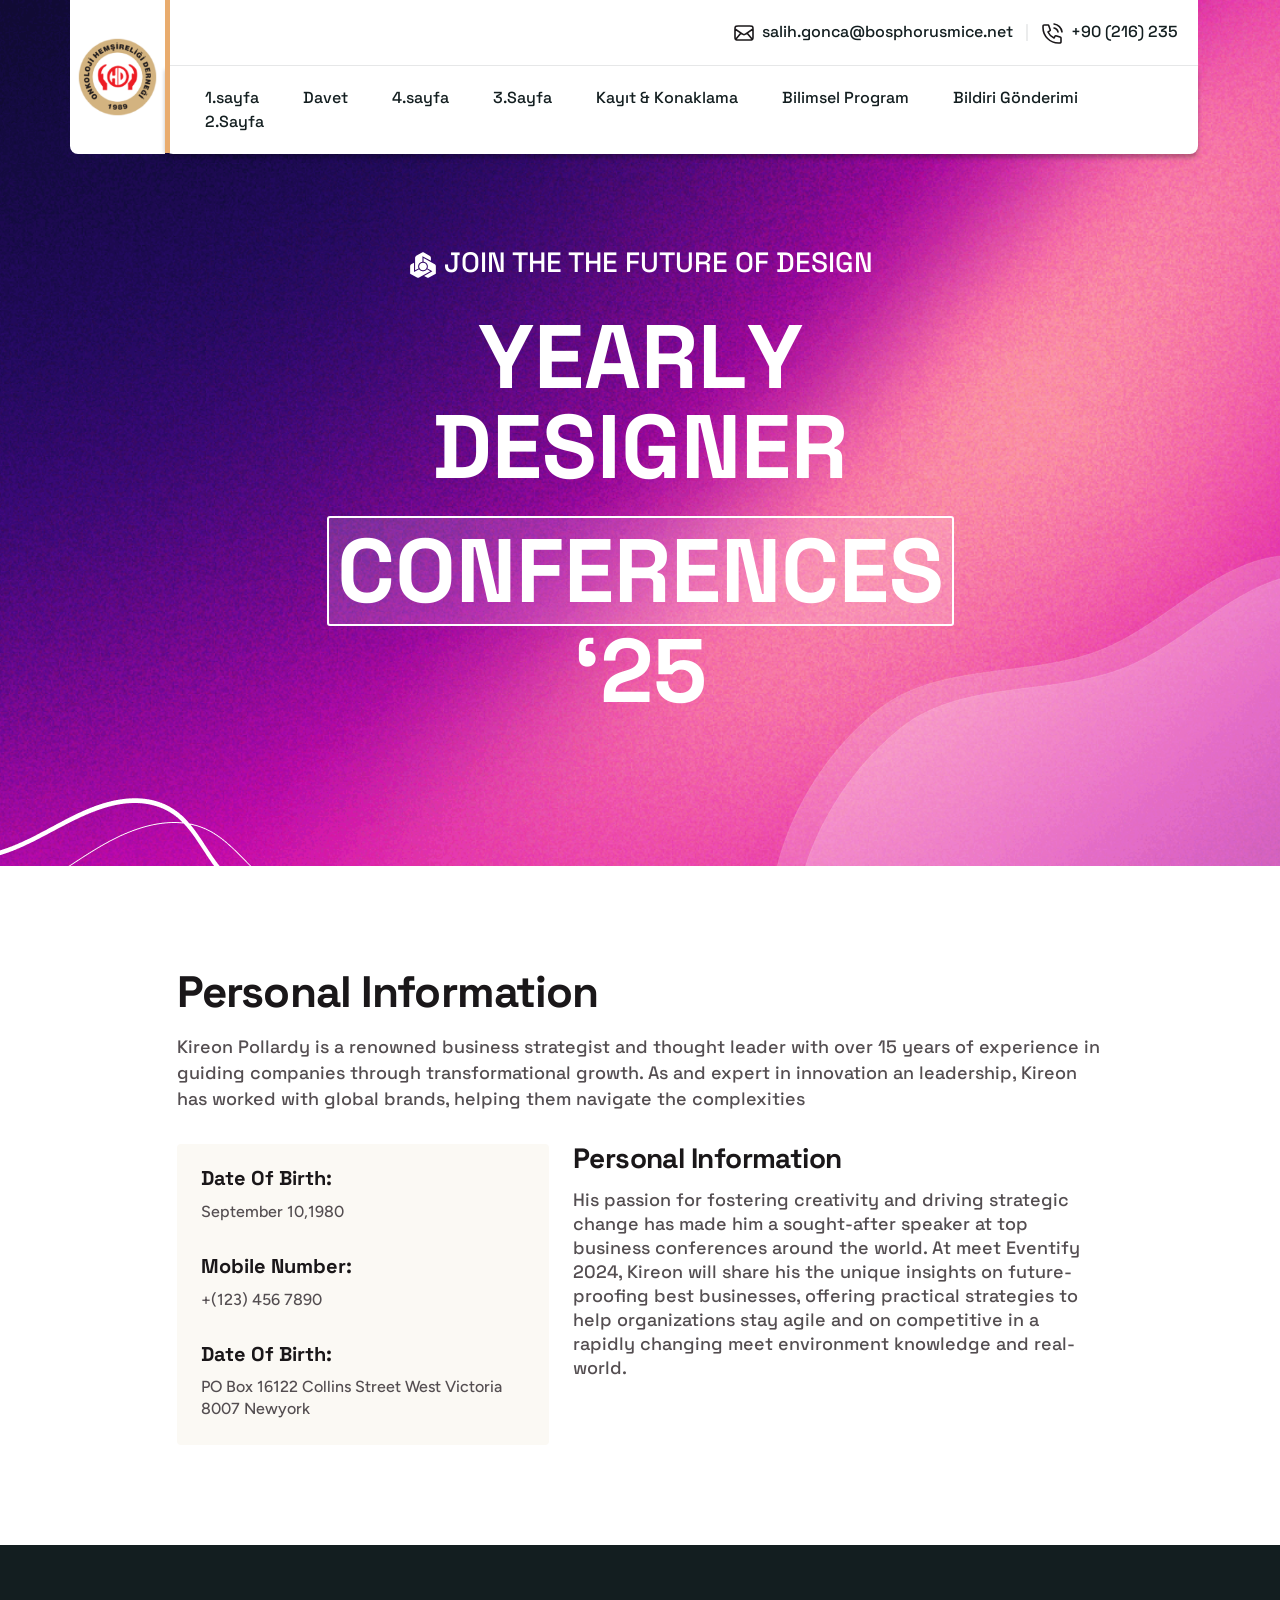
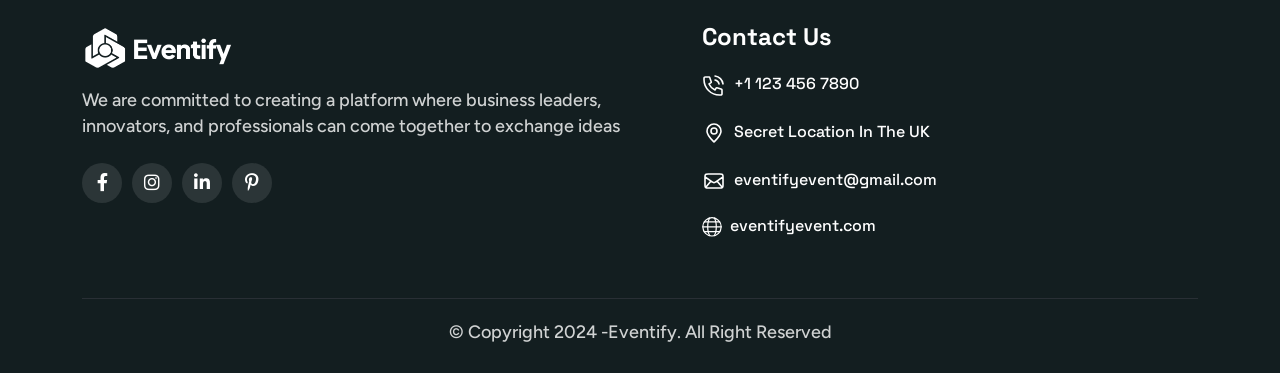
<file: index3.html>
<!DOCTYPE html>
<html lang="en">
	<head>
		<meta charset="UTF-8" />
		<meta name="viewport" content="width=device-width, initial-scale=1.0" />
		<title>II. Uluslararası Onkoloji Hemşireliği Derneği Kongresi - Anasayfa</title>
		<!--=====FAB ICON=======-->
		<link rel="shortcut icon" href="assets/img/logo/fav-logo1.png" />
		<!--===== CSS LINK =======-->
		<link rel="stylesheet" href="assets/css/vendor/bootstrap.min.css" />
		<link rel="stylesheet" href="assets/css/vendor/aos.css" />
		<link rel="stylesheet" href="assets/css/vendor/fontawesome.css" />
		<link rel="stylesheet" href="assets/css/vendor/magnific-popup.css" />
		<link rel="stylesheet" href="assets/css/vendor/mobile.css" />
		<link rel="stylesheet" href="assets/css/vendor/owlcarousel.min.css" />
		<link rel="stylesheet" href="assets/css/vendor/sidebar.css" />
		<link rel="stylesheet" href="assets/css/vendor/slick-slider.css" />
		<link rel="stylesheet" href="assets/css/vendor/nice-select.css" />
		<link rel="stylesheet" href="assets/css/vendor/odometer.css" />
		<link rel="stylesheet" href="assets/css/main.css" />
		<!--=====  JS SCRIPT LINK =======-->
		<script src="assets/js/vendor/jquery-3.7.1.min.js"></script>
	</head>
	<body class="homepage3-body">
		<!-- Popup Section -->
		<div id="popup" class="popup-overlay d-none">
			<div class="popup-content">
				<span class="close-btn" id="close-popup">&times;</span>
				<div class="popup-icon">
					<img src="assets/img/logo/popup-logo.png" alt="" />
				</div>
				<div class="space32"></div>
				<div class="heading2">
					<h2>Grow your business with our agency</h2>
					<div class="space8"></div>
					<ul>
						<li><img src="assets/img/icons/check3.svg" alt="" />Elevate User Experience Expertise</li>
						<li><img src="assets/img/icons/check3.svg" alt="" /> Elevate Your UI/UX Skills Designer</li>
						<li><img src="assets/img/icons/check3.svg" alt="" />Join Leading UI/UX Event the Year</li>
					</ul>
				</div>
				<div class="space50"></div>
				<a class="vl-btn2" href="contact.html"
					><span class="demo">Buy Ticket Now</span><span class="arrow"><i class="fa-solid fa-arrow-right"></i></span>
				</a>
				<p class="no-thanks">No thanks</p>
			</div>
		</div>
		<!--===== PRELOADER STARTS =======-->
		<div class="preloader">
			<div class="loading-container">
				<div class="loading"></div>
				<div id="loading-icon"><img src="assets/img/logo/preloader.png" alt="" /></div>
			</div>
		</div>
		<!--===== PRELOADER ENDS =======-->
		<!--===== PAGE PROGRESS START=======-->
		<div class="paginacontainer">
			<div class="progress-wrap">
				<svg class="progress-circle svg-content" width="100%" height="100%" viewBox="-1 -1 102 102">
					<path d="M50,1 a49,49 0 0,1 0,98 a49,49 0 0,1 0,-98" />
				</svg>
			</div>
		</div>
		<!--===== PAGE PROGRESS END=======-->
		<!--=====HEADER START=======-->
		<header>
			<div class="header-area homepage3 header header-sticky d-none d-lg-block" id="header">
				<div class="container">
					<div class="row">
						<div class="col-lg-1" style="padding:0px;">
							<div class="sol-logo" style="background-color: #ffffff; display: flex; align-items: center; height: 100%; border-radius: 0px 0px 0px 8px;">
								<div class="site-logo" style="padding-right: 5px; padding-left: 5px;">
									<a href="#"><img src="doc/ohd-logo.png" alt=""></a>
								</div>
							</div>
						</div>
						<div class="col-lg-11" style="padding-left:0px;">
							<div class="menu-top-area">
								<div class="top-menu-area">
									<div class="btn-area">
										<ul>
											
										</ul>
									</div>
									<ul>
										<li>
											<a href="mailto:salih.gonca@bosphorusmice.net"><img src="assets/img/icons/mail1.svg" alt="">salih.gonca@bosphorusmice.net <span> | </span></a>
										</li>
										<li>
											<a href="tel:+902162350686"><img src="assets/img/icons/phn1.svg" alt="">+90 (216) 235
										</a>
										</li>
									</ul>
								</div>
							</div>
							<div class="header-elements">
								<div class="main-menu">
									<ul>
										<li><a href="index3.html">1.sayfa</a></li>
										<li><a href="#">Davet</a></li>
										<li><a href="pricing-plan.html">4.sayfa</a></li>
										<li><a href="speakers-single.html">3.Sayfa</a></li>
										<li><a href="#">Kayıt &amp; Konaklama</a></li>
										<li><a href="#">Bilimsel Program</a></li>
										<li><a href="#">Bildiri Gönderimi</a></li>
										<li><a href="contact.html">2.Sayfa</a></li>
									</ul>
								</div>
								<div class="body-overlay"></div>
							</div>
						</div>
					</div>
				</div>
			</div>
		</header>
		<!--=====HEADER END =======-->

		<!--===== MOBILE HEADER STARTS =======-->
		<div class="mobile-header mobile-haeder3 d-block d-lg-none">
			<div class="container-fluid">
				<div class="col-12">
					<div class="mobile-header-elements">
						<div class="mobile-logo">
							<a href="index.html"><img src="assets/img/logo/logo1.png" alt="" /></a>
						</div>
						<div class="mobile-nav-icon dots-menu">
							<i class="fa-solid fa-bars-staggered"></i>
						</div>
					</div>
				</div>
			</div>
		</div>

		<div class="mobile-sidebar mobile-sidebar3">
			<div class="logosicon-area">
				<div class="logos">
					<img src="assets/img/logo/logo2.png" alt="" />
				</div>
				<div class="menu-close">
					<i class="fa-solid fa-xmark"></i>
				</div>
			</div>
			<div class="mobile-nav mobile-nav1">
				<ul class="mobile-nav-list nav-list1">
					<li>
						<a href="#">Home </a>
						<ul class="sub-menu">
							<li><a href="index.html">Home One</a></li>
							<li><a href="index2.html">Home Two</a></li>
							<li><a href="index3.html">Home Three</a></li>
							<li><a href="index4.html">Home Four</a></li>
							<li><a href="index5.html">Home Five</a></li>
							<li><a href="index6.html">Home Six</a></li>
							<li><a href="index7.html">Home Seven</a></li>
							<li><a href="index8.html">Home Eight</a></li>
							<li><a href="index9.html">Home Nine</a></li>
							<li><a href="index10.html">Home Ten</a></li>
						</ul>
					</li>
					<li><a href="about.html">About Event</a></li>
					<li>
						<a href="features.html">Speakers</a>
						<ul class="sub-menu">
							<li><a href="speakers.html">Speakers</a></li>
							<li><a href="speakers-single.html">Speakers Details</a></li>
						</ul>
					</li>
					<li>
						<a href="features.html">Schedule</a>
						<ul class="sub-menu">
							<li><a href="event.html">Our Event</a></li>
							<li><a href="event-schedule.html">Event Schedule</a></li>
							<li><a href="event-single.html">Event Details</a></li>
						</ul>
					</li>
					<li>
						<a href="#">Blogs</a>
						<ul class="sub-menu">
							<li><a href="blog.html">Our Blog</a></li>
							<li><a href="blog-single.html">Blog Details</a></li>
						</ul>
					</li>
					<li>
						<a href="#">Pages</a>
						<ul class="sub-menu">
							<li><a href="memories.html">Our Memories</a></li>
							<li><a href="pricing-plan.html">Pricing Plan</a></li>
							<li><a href="faq.html">FAQ,s</a></li>
							<li><a href="contact.html">Contact Us</a></li>
						</ul>
					</li>
					<li><a href="contact.html">Contact Us</a></li>
				</ul>
				<div class="allmobilesection">
					<a class="vl-btn3" href="contact.html">Contact Us</a>
					<div class="single-footer">
						<h3>Contact Info</h3>
						<div class="footer1-contact-info">
							<div class="contact-info-single">
								<div class="contact-info-icon">
									<span><i class="fa-solid fa-phone-volume"></i></span>
								</div>
								<div class="contact-info-text">
									<a href="tel:+3(924)4596512">+3(924)4596512</a>
								</div>
							</div>
							<div class="contact-info-single">
								<div class="contact-info-icon">
									<span><i class="fa-solid fa-envelope"></i></span>
								</div>
								<div class="contact-info-text">
									<a href="mailto:info@example.com">info@example.com</a>
								</div>
							</div>
							<div class="single-footer">
								<h3>Our Location</h3>
								<div class="contact-info-single">
									<div class="contact-info-icon">
										<span><i class="fa-solid fa-location-dot"></i></span>
									</div>
									<div class="contact-info-text">
										<a href="mailto:info@example.com"
											>55 East Birchwood Ave.Brooklyn, <br />
											New York 11201,United States</a
										>
									</div>
								</div>
							</div>
							<div class="single-footer">
								<h3>Social Links</h3>
								<div class="social-links-mobile-menu">
									<ul>
										<li>
											<a href="#"><i class="fa-brands fa-facebook-f"></i></a>
										</li>
										<li>
											<a href="#"><i class="fa-brands fa-instagram"></i></a>
										</li>
										<li>
											<a href="#"><i class="fa-brands fa-linkedin-in"></i></a>
										</li>
										<li>
											<a href="#"><i class="fa-brands fa-youtube"></i></a>
										</li>
									</ul>
								</div>
							</div>
						</div>
					</div>
				</div>
			</div>
		</div>
		<!--===== MOBILE HEADER STARTS =======-->

		<!--===== HERO AREA STARTS =======-->
		<div class="hero3-section-area">
			<img src="assets/img/elements/elements18.png" alt="" class="elements18" />
			<img src="assets/img/elements/elements9.png" alt="" class="elements9" />
			<div class="container">
				<div class="row">
					<div class="col-lg-8 m-auto">
						<div class="hero3-header text-center">
							<h5><img src="assets/img/icons/sub-logo1.svg" alt="" />Join the the Future of Design</h5>
							<div class="space32"></div>
							<h1 class="text-anime-style-3">Yearly designer</h1>
							<div class="space24"></div>
							<h1 class="text-anime-style-3"><span class="conferences">Conferences</span> ‘<span>25</span></h1>
							<div class="space40"></div>
						</div>
					</div>
				</div>
			</div>
		</div>
		<!--===== HERO AREA ENDS =======-->
		<!--===== ABOUT AREA STARTS =======-->
		<div class="team-details-section-area sp1">
			<div class="container">
				<div class="row">
					<div class="col-lg-10 m-auto">
						<div class="speakers-details-box">
							<div class="row align-items-center">
								<div class="col-lg-12">
									<div class="speakesr-details-content heading2" style="padding: 0px;">
										<h2>Personal Information</h2>
										<div class="space16"></div>
										<p>Kireon Pollardy is a renowned business strategist and thought leader with over 15 years of experience in guiding companies through transformational growth. As and expert in innovation an leadership, Kireon has worked with global brands, helping them navigate the complexities</p>
										<div class="space32"></div>
										<div class="row">
											<div class="col-lg-5">
												<div class="details-content">
													<h4>Date Of Birth:</h4>
													<div class="space12"></div>
													<a href="#">September 10,1980</a>
													<div class="space32"></div>
													<h4>Mobile Number:</h4>
													<div class="space12"></div>
													<a href="tel:+(123)4567890">+(123) 456 7890</a>
													<div class="space32"></div>
													<h4>Date Of Birth:</h4>
													<div class="space12"></div>
													<a href="#">PO Box 16122 Collins Street West Victoria 8007 Newyork</a>
												</div>
											</div>
											<div class="col-lg-7">
												<div class="heading2">
													<h3>Personal Information</h3>
													<div class="space16"></div>
													<p>His passion for fostering creativity and driving strategic change has made him a sought-after speaker at top business conferences around the world. At meet Eventify 2024, Kireon will share his the unique insights on future-proofing best businesses, offering practical strategies to help organizations stay agile and on competitive in a rapidly changing meet environment knowledge and real-world.</p>
												</div>
											</div>
										</div>
									</div>
								</div>
							</div>
						</div>
					</div>
				</div>
			</div>
		</div>
		<!--===== ABOUT AREA ENDS =======-->
		<!--===== FOOTER AREA STARTS =======-->
		<div class="footer3-sertion-area">
			<div class="container">
				<div class="row">
					<div class="col-lg-6 col-md-6">
						<div class="footer-logo-area">
							<img src="assets/img/logo/logo1.png" alt="" />
							<div class="space16"></div>
							<p>We are committed to creating a platform where business leaders, innovators, and professionals can come together to exchange ideas</p>
							<div class="space24"></div>
							<ul>
								<li>
									<a href="#"><i class="fa-brands fa-facebook-f"></i></a>
								</li>
								<li>
									<a href="#"><i class="fa-brands fa-instagram"></i></a>
								</li>
								<li>
									<a href="#"><i class="fa-brands fa-linkedin-in"></i></a>
								</li>
								<li>
									<a href="#" class="m-0"><i class="fa-brands fa-pinterest-p"></i></a>
								</li>
							</ul>
						</div>
					</div>
					<div class="col-lg-6 col-md-6">
						<div class="link-content2">
							<h3>Contact Us</h3>
							<ul>
								<li>
									<a href="tel:+11234567890"><img src="assets/img/icons/phn1.svg" alt="" />+1 123 456 7890</a>
								</li>
								<li>
									<a href="#"><img src="assets/img/icons/location1.svg" alt="" />Secret Location In The UK</a>
								</li>
								<li>
									<a href="mailto:eventifyevent@gmail.com"><img src="assets/img/icons/mail1.svg" alt="" />eventifyevent@gmail.com</a>
								</li>
								<li>
									<a href="#"> <img src="assets/img/icons/world1.svg" alt="" />eventifyevent.com</a>
								</li>
							</ul>
						</div>
					</div>
				</div>
				<div class="space60"></div>
				<div class="row">
					<div class="col-lg-12">
						<div class="copyright">
							<p>&copy; Copyright 2024 -Eventify. All Right Reserved</p>
						</div>
					</div>
				</div>
			</div>
		</div>
		<!--===== FOOTER AREA ENDS =======-->

		<!--===== JS SCRIPT LINK =======-->
		<script src="assets/js/vendor/bootstrap.min.js"></script>
		<script src="assets/js/vendor/fontawesome.js"></script>
		<script src="assets/js/vendor/aos.js"></script>
		<script src="assets/js/vendor/jquery.appear.js"></script>
		<script src="assets/js/vendor/jquery.odometer.min.js"></script>
		<script src="assets/js/vendor/sidebar.js"></script>
		<script src="assets/js/vendor/magnific-popup.js"></script>
		<script src="assets/js/vendor/gsap.min.js"></script>
		<script src="assets/js/vendor/ScrollTrigger.min.js"></script>
		<script src="assets/js/vendor/Splitetext.js"></script>
		<script src="assets/js/vendor/mobilemenu.js"></script>
		<script src="assets/js/vendor/owlcarousel.min.js"></script>
		<script src="assets/js/vendor/nice-select.js"></script>
		<script src="assets/js/vendor/waypoints.js"></script>
		<script src="assets/js/vendor/slick-slider.js"></script>
		<script src="assets/js/vendor/circle-progress.js"></script>
		<script src="assets/js/main.js"></script>
	</body>
</html>
</file>
<file: assets/css/vendor/mobile.css>
/*

Plugin Name: Multi Drop Down Mobile menu
version: 1.0
Author: Abdul Rabby
Desc: 



*/




/*Base css*/

*{
    margin: 0;
    padding: 0;
}
body{
    font-size: 16px;
    font-family: "Figtree", sans-serif;
}

a, a:hover{
    outline: none;
    text-decoration: none;
}

ul, li{
    list-style: none;
}




/*Menu Css*/

.mobile-logo a{
    font-size: 20px;
    font-weight: 500;
    color: #161616;
    text-decoration: none;
}


.mobile-header {
    position: absolute;
    top: 0;
    left: 0;
    width: 100%;
    padding: 17px 0;
    z-index: 9;
    
}

.mobile-header-elements {
    display: flex;
    align-items: center;
    justify-content: space-between;
}

.mobile-nav-icon {
    font-size: 23px;
    border: 1px solid;
    width: 40px;
    height: 40px;
    display: flex;
    align-items: center;
    justify-content: center;
    border-radius: 4px;
    color: #161616;
}



.mobile-sidebar {
    position: fixed;
    height: 100%;
    width: 100%;
    background:#F6F6EC;
    z-index: 99;
    padding: 40px 30px;
    left: -100%;
    top: 0;
    visibility: hidden;
    opacity: 0;
    transition: all .3s;
    
    
}

.mobile-sidebar .contact-icon{
    background: #161616;
}


.mobile-sidebar.mobile-menu-active{
    left: 0;
    visibility: visible;
    opacity: 1;
    transition: all .3s;
    overflow-y:scroll ;
}

.menu-close {
    position: absolute;
    right: 20px;
    top: 20px;
    font-size: 25px;
    color: #161616;
    cursor: pointer;
}

.mobile-nav li a {
    font-size: 18px;
    line-height: 24px;
    color: #161616;
    padding: 10px 0;
    display: block;
    font-family: "Figtree", sans-serif;
    font-weight: 500 !important;
}


ul.mobile-nav-list {
    margin-top: 30px;
}


li.has-children {
    position: relative;
    z-index: 2;
}

span.mobile-nav-menu-icon {
    position: absolute;
    right: 0;
    top: 0;
    height: 50px;
    width: 50px;
    text-align: center;
    line-height: 50px;
    color: #161616;
}

ul.mobile-menu-sub {
    display: none;
    position: relative;
    left: 0;
    padding-left: 10px;
    transition: all .3s;
}

ul.mobile-menu-sub.sub-menu-active{
    display: block;
    position: relative;
    transition: all .3s;
}



.mobile-nav li {
    position: relative;
    z-index: 2;
}

span.submenu-button {
    position: absolute;
    width: 100%;
    height: 44px;
    top: 0;
    left: 0;
    z-index: 3;
    transition: all .3s;
}

span.submenu-button:after, span.submenu-button:before {
    position: absolute;
    content: "";
    height: 20px;
    width: 2px;
    background: #161616;
    top: 12px;
    right: 9px;
    transition: all .3s;
}

span.submenu-button:before {
    height: 2px;
    width: 20px;
    right: 0px;
    top: 22px;
}

span.submenu-button.submenu-opened:after {
    visibility: hidden;
    opacity: 0;
}

.sub-menu{
    display: none;
    padding-left: 15px;
}


span.multi-drop-icon {
    position: absolute;
    right: 10px;
    width: 20px;
    height: 100%;
    top: 0;
    text-align: center;
    display: flex;
    align-items: center;
    justify-content: flex-end;
}


ul.mobile-nav-list {
    max-height: 500px;
    overflow-y: scroll;
}
</file>
<file: assets/css/vendor/nice-select.css>
.nice-select {
    -webkit-tap-highlight-color: transparent;
    background-color: #fff;
    border-radius: 5px;
    border: solid 1px #e8e8e8;
    box-sizing: border-box;
    clear: both;
    cursor: pointer;
    display: block;
    float: left;
    font-family: inherit;
    font-size: 14px;
    font-weight: normal;
    height: 42px;
    line-height: 40px;
    outline: none;
    padding-left: 18px;
    padding-right: 30px;
    position: relative;
    text-align: left !important;
    -webkit-transition: all 0.2s ease-in-out;
    transition: all 0.2s ease-in-out;
    -webkit-user-select: none;
       -moz-user-select: none;
        -ms-user-select: none;
            user-select: none;
    white-space: nowrap;
    width: auto; }
    .nice-select:hover {
      border-color: #dbdbdb; }
    .nice-select:active, .nice-select.open, .nice-select:focus {
      border-color: #999; }
    .nice-select:after {
      border-bottom: 2px solid #999;
      border-right: 2px solid #999;
      content: '';
      display: block;
      height: 5px;
      margin-top: -4px;
      pointer-events: none;
      position: absolute;
      right: 12px;
      top: 50%;
      -webkit-transform-origin: 66% 66%;
          -ms-transform-origin: 66% 66%;
              transform-origin: 66% 66%;
      -webkit-transform: rotate(45deg);
          -ms-transform: rotate(45deg);
              transform: rotate(45deg);
      -webkit-transition: all 0.15s ease-in-out;
      transition: all 0.15s ease-in-out;
      width: 5px; }
    .nice-select.open:after {
      -webkit-transform: rotate(-135deg);
          -ms-transform: rotate(-135deg);
              transform: rotate(-135deg); }
    .nice-select.open .list {
      opacity: 1;
      pointer-events: auto;
      -webkit-transform: scale(1) translateY(0);
          -ms-transform: scale(1) translateY(0);
              transform: scale(1) translateY(0); }
    .nice-select.disabled {
      border-color: #ededed;
      color: #999;
      pointer-events: none; }
      .nice-select.disabled:after {
        border-color: #cccccc; }
    .nice-select.wide {
      width: 100%; }
      .nice-select.wide .list {
        left: 0 !important;
        right: 0 !important; }
    .nice-select.right {
      float: right; }
      .nice-select.right .list {
        left: auto;
        right: 0; }
    .nice-select.small {
      font-size: 12px;
      height: 36px;
      line-height: 34px; }
      .nice-select.small:after {
        height: 4px;
        width: 4px; }
      .nice-select.small .option {
        line-height: 34px;
        min-height: 34px; }
    .nice-select .list {
      background-color: #fff;
      border-radius: 5px;
      box-shadow: 0 0 0 1px rgba(68, 68, 68, 0.11);
      box-sizing: border-box;
      margin-top: 4px;
      opacity: 0;
      overflow: hidden;
      padding: 0;
      pointer-events: none;
      position: absolute;
      top: 100%;
      left: 0;
      -webkit-transform-origin: 50% 0;
          -ms-transform-origin: 50% 0;
              transform-origin: 50% 0;
      -webkit-transform: scale(0.75) translateY(-21px);
          -ms-transform: scale(0.75) translateY(-21px);
              transform: scale(0.75) translateY(-21px);
      -webkit-transition: all 0.2s cubic-bezier(0.5, 0, 0, 1.25), opacity 0.15s ease-out;
      transition: all 0.2s cubic-bezier(0.5, 0, 0, 1.25), opacity 0.15s ease-out;
      z-index: 9; }
      .nice-select .list:hover .option:not(:hover) {
        background-color: transparent !important; }
    .nice-select .option {
      cursor: pointer;
      font-weight: 400;
      line-height: 40px;
      list-style: none;
      min-height: 40px;
      outline: none;
      padding-left: 18px;
      padding-right: 29px;
      text-align: left;
      -webkit-transition: all 0.2s;
      transition: all 0.2s; }
      .nice-select .option:hover, .nice-select .option.focus, .nice-select .option.selected.focus {
        background-color: #f6f6f6; }
      .nice-select .option.selected {
        font-weight: bold; }
      .nice-select .option.disabled {
        background-color: transparent;
        color: #999;
        cursor: default; }
  
  .no-csspointerevents .nice-select .list {
    display: none; }
  
  .no-csspointerevents .nice-select.open .list {
    display: block; }
</file>
<file: assets/css/vendor/odometer.css>
.odometer.odometer-auto-theme, .odometer.odometer-theme-default {
  display: inline-block;
  vertical-align: middle;
  *vertical-align: auto;
  *zoom: 1;
  *display: inline;
  position: relative;
}
.odometer.odometer-auto-theme .odometer-digit, .odometer.odometer-theme-default .odometer-digit {
  display: inline-block;
  vertical-align: middle;
  *vertical-align: auto;
  *zoom: 1;
  *display: inline;
  position: relative;
}
.odometer.odometer-auto-theme .odometer-digit .odometer-digit-spacer, .odometer.odometer-theme-default .odometer-digit .odometer-digit-spacer {
  display: inline-block;
  vertical-align: middle;
  *vertical-align: auto;
  *zoom: 1;
  *display: inline;
  visibility: hidden;
}
.odometer.odometer-auto-theme .odometer-digit .odometer-digit-inner, .odometer.odometer-theme-default .odometer-digit .odometer-digit-inner {
  text-align: left;
  display: block;
  position: absolute;
  top: 0;
  left: 0;
  right: 0;
  bottom: 0;
  overflow: hidden;
}
.odometer.odometer-auto-theme .odometer-digit .odometer-ribbon, .odometer.odometer-theme-default .odometer-digit .odometer-ribbon {
  display: block;
}
.odometer.odometer-auto-theme .odometer-digit .odometer-ribbon-inner, .odometer.odometer-theme-default .odometer-digit .odometer-ribbon-inner {
  display: block;
  -webkit-backface-visibility: hidden;
  backface-visibility: hidden;
}
.odometer.odometer-auto-theme .odometer-digit .odometer-value, .odometer.odometer-theme-default .odometer-digit .odometer-value {
  display: block;
  -webkit-transform: translateZ(0);
  transform: translateZ(0);
}
.odometer.odometer-auto-theme .odometer-digit .odometer-value.odometer-last-value, .odometer.odometer-theme-default .odometer-digit .odometer-value.odometer-last-value {
  position: absolute;
}
.odometer.odometer-auto-theme.odometer-animating-up .odometer-ribbon-inner, .odometer.odometer-theme-default.odometer-animating-up .odometer-ribbon-inner {
  -webkit-transition: -webkit-transform 2s;
  -moz-transition: -moz-transform 2s;
  -ms-transition: -ms-transform 2s;
  -o-transition: -o-transform 2s;
  transition: transform 2s;
}
.odometer.odometer-auto-theme.odometer-animating-up.odometer-animating .odometer-ribbon-inner, .odometer.odometer-theme-default.odometer-animating-up.odometer-animating .odometer-ribbon-inner {
  -webkit-transform: translateY(-100%);
  -moz-transform: translateY(-100%);
  -ms-transform: translateY(-100%);
  -o-transform: translateY(-100%);
  transform: translateY(-100%);
}
.odometer.odometer-auto-theme.odometer-animating-down .odometer-ribbon-inner, .odometer.odometer-theme-default.odometer-animating-down .odometer-ribbon-inner {
  -webkit-transform: translateY(-100%);
  -moz-transform: translateY(-100%);
  -ms-transform: translateY(-100%);
  -o-transform: translateY(-100%);
  transform: translateY(-100%);
}
.odometer.odometer-auto-theme.odometer-animating-down.odometer-animating .odometer-ribbon-inner, .odometer.odometer-theme-default.odometer-animating-down.odometer-animating .odometer-ribbon-inner {
  -webkit-transition: -webkit-transform 2s;
  -moz-transition: -moz-transform 2s;
  -ms-transition: -ms-transform 2s;
  -o-transition: -o-transform 2s;
  transition: transform 2s;
  -webkit-transform: translateY(0);
  -moz-transform: translateY(0);
  -ms-transform: translateY(0);
  -o-transform: translateY(0);
  transform: translateY(0);
}
.odometer.odometer-auto-theme .odometer-value, .odometer.odometer-theme-default .odometer-value {
  text-align: center;
}
.odometer-formatting-mark {
  display: none;
}
</file>
<file: assets/css/vendor/owlcarousel.min.css>
blog/**
 * Owl Carousel v2.3.4
 * Copyright 2013-2018 David Deutsch
 * Licensed under: SEE LICENSE IN https://github.com/OwlCarousel2/OwlCarousel2/blob/master/LICENSE
 */
 .owl-carousel,.owl-carousel .owl-item{-webkit-tap-highlight-color:transparent;position:relative}.owl-carousel{display:none;width:100%;z-index:1}.owl-carousel .owl-stage{position:relative;-ms-touch-action:pan-Y;touch-action:manipulation;-moz-backface-visibility:hidden}.owl-carousel .owl-stage:after{content:".";display:block;clear:both;visibility:hidden;line-height:0;height:0}.owl-carousel .owl-stage-outer{position:relative;overflow:hidden;-webkit-transform:translate3d(0,0,0)}.owl-carousel .owl-item,.owl-carousel .owl-wrapper{-webkit-backface-visibility:hidden;-moz-backface-visibility:hidden;-ms-backface-visibility:hidden;-webkit-transform:translate3d(0,0,0);-moz-transform:translate3d(0,0,0);-ms-transform:translate3d(0,0,0)}.owl-carousel .owl-item{min-height:1px;float:left;-webkit-backface-visibility:hidden;-webkit-touch-callout:none}.owl-carousel .owl-item img{display:block;width:100%}.owl-carousel .owl-dots.disabled,.owl-carousel .owl-nav.disabled{display:none}.no-js .owl-carousel,.owl-carousel.owl-loaded{display:block}.owl-carousel .owl-dot,.owl-carousel .owl-nav .owl-next,.owl-carousel .owl-nav .owl-prev{cursor:pointer;-webkit-user-select:none;-khtml-user-select:none;-moz-user-select:none;-ms-user-select:none;user-select:none}.owl-carousel .owl-nav button.owl-next,.owl-carousel .owl-nav button.owl-prev,.owl-carousel button.owl-dot{background:0 0;color:inherit;border:none;padding:0!important;font:inherit}.owl-carousel.owl-loading{opacity:0;display:block}.owl-carousel.owl-hidden{opacity:0}.owl-carousel.owl-refresh .owl-item{visibility:hidden}.owl-carousel.owl-drag .owl-item{-ms-touch-action:pan-y;touch-action:pan-y;-webkit-user-select:none;-moz-user-select:none;-ms-user-select:none;user-select:none}.owl-carousel.owl-grab{cursor:move;cursor:grab}.owl-carousel.owl-rtl{direction:rtl}.owl-carousel.owl-rtl .owl-item{float:right}.owl-carousel .animated{animation-duration:1s;animation-fill-mode:both}.owl-carousel .owl-animated-in{z-index:0}.owl-carousel .owl-animated-out{z-index:1}.owl-carousel .fadeOut{animation-name:fadeOut}@keyframes fadeOut{0%{opacity:1}100%{opacity:0}}.owl-height{transition:height .5s ease-in-out}.owl-carousel .owl-item .owl-lazy{opacity:0;transition:opacity .4s ease}.owl-carousel .owl-item .owl-lazy:not([src]),.owl-carousel .owl-item .owl-lazy[src^=""]{max-height:0}.owl-carousel .owl-item img.owl-lazy{transform-style:preserve-3d}.owl-carousel .owl-video-wrapper{position:relative;height:100%;background:#000}.owl-carousel .owl-video-play-icon{position:absolute;height:80px;width:80px;left:50%;top:50%;margin-left:-40px;margin-top:-40px;background:url(owl.video.play.png) no-repeat;cursor:pointer;z-index:1;-webkit-backface-visibility:hidden;transition:transform .1s ease}.owl-carousel .owl-video-play-icon:hover{-ms-transform:scale(1.3,1.3);transform:scale(1.3,1.3)}.owl-carousel .owl-video-playing .owl-video-play-icon,.owl-carousel .owl-video-playing .owl-video-tn{display:none}.owl-carousel .owl-video-tn{opacity:0;height:100%;background-position:center center;background-repeat:no-repeat;background-size:contain;transition:opacity .4s ease}.owl-carousel .owl-video-frame{position:relative;z-index:1;height:100%;width:100%}
</file>
<file: assets/css/vendor/sidebar.css>
/*!
* metismenu https://github.com/onokumus/metismenu#readme
* A jQuery menu plugin
* @version 3.0.6
* @author Osman Nuri Okumus <onokumus@gmail.com> (https://github.com/onokumus)
* @license: MIT 
*/

.metismenu .arrow {
  float: right;
  line-height: 1.42857;
}

*[dir="rtl"] .metismenu .arrow {
  float: left;
}

/*
   * Require Bootstrap 3.x
   * https://github.com/twbs/bootstrap
  */

.metismenu .glyphicon.arrow:before {
  content: "\e079";
}

.metismenu .mm-active>a>.glyphicon.arrow:before {
  content: "\e114";
}

/*
   * Require Font-Awesome
   * http://fortawesome.github.io/Font-Awesome/
  */

.metismenu .fa.arrow:before {
  content: "\f104";
}

.metismenu .mm-active>a>.fa.arrow:before {
  content: "\f107";
}

/*
   * Require Ionicons
   * http://ionicons.com/
  */

.metismenu .ion.arrow:before {
  content: "\f3d2"
}

.metismenu .mm-active>a>.ion.arrow:before {
  content: "\f3d0";
}

.metismenu .plus-times {
  float: right;
}

*[dir="rtl"] .metismenu .plus-times {
  float: left;
}

.metismenu .fa.plus-times:before {
  content: "\f067";
}

.metismenu .mm-active>a>.fa.plus-times {
  transform: rotate(45deg);
}

.metismenu .plus-minus {
  float: right;
}

*[dir="rtl"] .metismenu .plus-minus {
  float: left;
}

.metismenu .fa.plus-minus:before {
  content: "\f067";
}

.metismenu .mm-active>a>.fa.plus-minus:before {
  content: "\f068";
}

.metismenu .mm-collapse:not(.mm-show) {
  display: none;
}

.metismenu .mm-collapsing {
  position: relative;
  height: 0;
  overflow: hidden;
  transition-timing-function: ease;
  transition-duration: .35s;
  transition-property: height, visibility;
}

.metismenu .has-arrow {
  position: relative;
}

.metismenu .has-arrow::after {
  position: absolute;
  content: '';
  width: .5em;
  height: .5em;
  border-width: 1px 0 0 1px;
  border-style: solid;
  border-color: currentColor;
  border-color: initial;
  right: 1em;
  transform: rotate(-45deg) translate(0, -50%);
  transform-origin: top;
  top: 50%;
  transition: all .3s ease-out;
}

*[dir="rtl"] .metismenu .has-arrow::after {
  right: auto;
  left: 1em;
  transform: rotate(135deg) translate(0, -50%);
}

.metismenu .mm-active>.has-arrow::after, .metismenu .has-arrow[aria-expanded="true"]::after {
  transform: rotate(-135deg) translate(0, -50%);
}

*[dir="rtl"] .metismenu .mm-active>.has-arrow::after, *[dir="rtl"] .metismenu .has-arrow[aria-expanded="true"]::after {
  transform: rotate(225deg) translate(0, -50%);
}

/* custom code */

.hamburger-menu {
  display: inline-block;
}

.hamburger-menu a {
  display: inline-block;
}

.body-overlay {
  background-color: #000000;
  height: 950px;
  width: 100%;
  position: fixed;
  top: 0;
  z-index: 1010;
  left: 0;
  opacity: 0;
  visibility: hidden;
  transition: all 0.3s linear 0s;
  transition: all 600ms ease;
  -webkit-transition: all 600ms ease;
  -moz-transition: all 600ms ease;
  -ms-transition: all 600ms ease;
  -o-transition: all 600ms ease;
}

.body-overlay.active {
  opacity: .5;
  visibility: visible;
}

.side-mobile-menu ul li a {
  padding: 13px 0;
  display: block;
  border-bottom: 1px solid rgba(0, 0, 0, 0.05);
  font-size: 14px;
  color: #000;
  font-weight: 600;
  text-transform: uppercase;
  position: relative;
}

.side-mobile-menu ul li a[aria-expanded="true"] {
  color: var(--color-primary);
}

.side-mobile-menu ul li a:hover {
  color: var(--color-primary);
  padding-left: 5px;
}

.side-mobile-menu ul li ul li:hover>a {
  color: var(--color-primary);
  padding-left: 20px;
}

.side-mobile-menu ul li ul li:hover>a::before {
  background: var(--color-primary);
  border-color: var(--color-primary) !important;
}

.slide-bar.style-2 .side-mobile-menu ul li a[aria-expanded="true"],
.slide-bar.style-2 .side-mobile-menu ul li a:hover,
.slide-bar.style-2 .side-mobile-menu ul li ul li:hover>a {
  color: #2962FF;
}
.slide-bar.style-2 .side-mobile-menu ul li ul li:hover>a::before {
  background: #2962FF;
  border-color: #2962FF !important;
}





.side-mobile-menu ul {
  list-style: none;
  margin: 0;
  padding: 0;
}


.slide-bar {
    position: fixed;
    overflow-y: auto;
    top: 0;
    right: -860px;
    right: -860px;
    max-width: 830px;
    padding: 50px 50px;
    height: 900px;
    display: block;
    background-color: var(--color-white);
    z-index: 1020;
transition-duration: 500ms;
background-color: #fff;
}


.side-mobile-menu {
    display: none;
}
.slide-bar.show {
  right: 0;
}

.side-mobile-menu ul li ul li {
  padding-left: 15px;
}

.side-mobile-menu ul li ul li a {
  position: relative;
  padding-left: 15px;
  text-transform: capitalize;
  font-size: 16px;
}

.side-mobile-menu ul li.dropdown>a::after {
  position: absolute;
  content: "";
  width: 8px;
  height: 8px;
  border-width: 0 2px 2px 0;
  border-style: solid;
  border-color: initial;
  right: 16px;
  top: 50%;
  -webkit-transform: rotate(-45deg) translateY(-50%);
  -webkit-transform-origin: top;
  transform-origin: top;
  transition: all 0.3s ease-out;
  transform: rotate(-45deg) translateY(-50%);
  -moz-transform: rotate(-45deg) translateY(-50%);
  -ms-transform: rotate(-45deg) translateY(-50%);
  -o-transform: rotate(-45deg) translateY(-50%);
}

.side-mobile-menu ul li.dropdown a[aria-expanded="true"]::after {
  -webkit-transform: rotate(-135deg) translateY(-50%);
  transform: rotate(45deg) translateY(-50%);
}

.side-mobile-menu ul li ul li a::before {
  content: "";
  width: 8px;
  height: 8px;
  position: absolute;
  left: 0;
  top: 50%;
  transform: translateY(-50%);
  border: 2px solid #101a23;
  border-radius: 50%;
}

.side-mobile-menu ul li ul li a {
  text-transform: capitalize;
  font-size: 15px;
}

.close-mobile-menu a {
  color: #fff;
  position: relative;
  z-index: 2;
  font-size: 16px;
  left: 0;
  display: block;
}


.close-mobile-menu {
  position: absolute;
  top: 0;
  right: 0;
  text-align: center;
  line-height: 40px;
  transition: .3s;
  -webkit-transition: .3s;
  -moz-transition: .3s;
  -ms-transition: .3s;
  -o-transition: .3s;
}

.slide-bar .tx-close {
    background: rgba(150,144,162,.08);
    width: 54px;
    height: 54px;
    border-width: 18px;
}
.slide-bar .tx-close::before, .slide-bar .tx-close::after {
    background-color: #000;
}


.header-mobile-search input {
  width: 100%;
  height: 50px;
  background-color: #fff;
  padding: 0 18px;
  padding-right: 40px;
  font-size: 14px;
  border: 1px solid #ececec;
  transition: .3s;
  -webkit-transition: .3s;
  -moz-transition: .3s;
  -ms-transition: .3s;
  -o-transition: .3s;
  border-radius: 3px;
}

.header-mobile-search input:focus {
  border-color: var(--color-primary);
}

.header-mobile-search {
  margin-bottom: 15px;
  position: relative;
  display: block;
}

.header-mobile-search button {
  position: absolute;
  width: 50px;
  height: 100%;
  right: 0;
  line-height: 100%;
  padding: 0;
  border: none;
  background-color: initial;
  background-image: none;
  color: #3a505f;
  top: 0;
  cursor: pointer;
}
</file>
